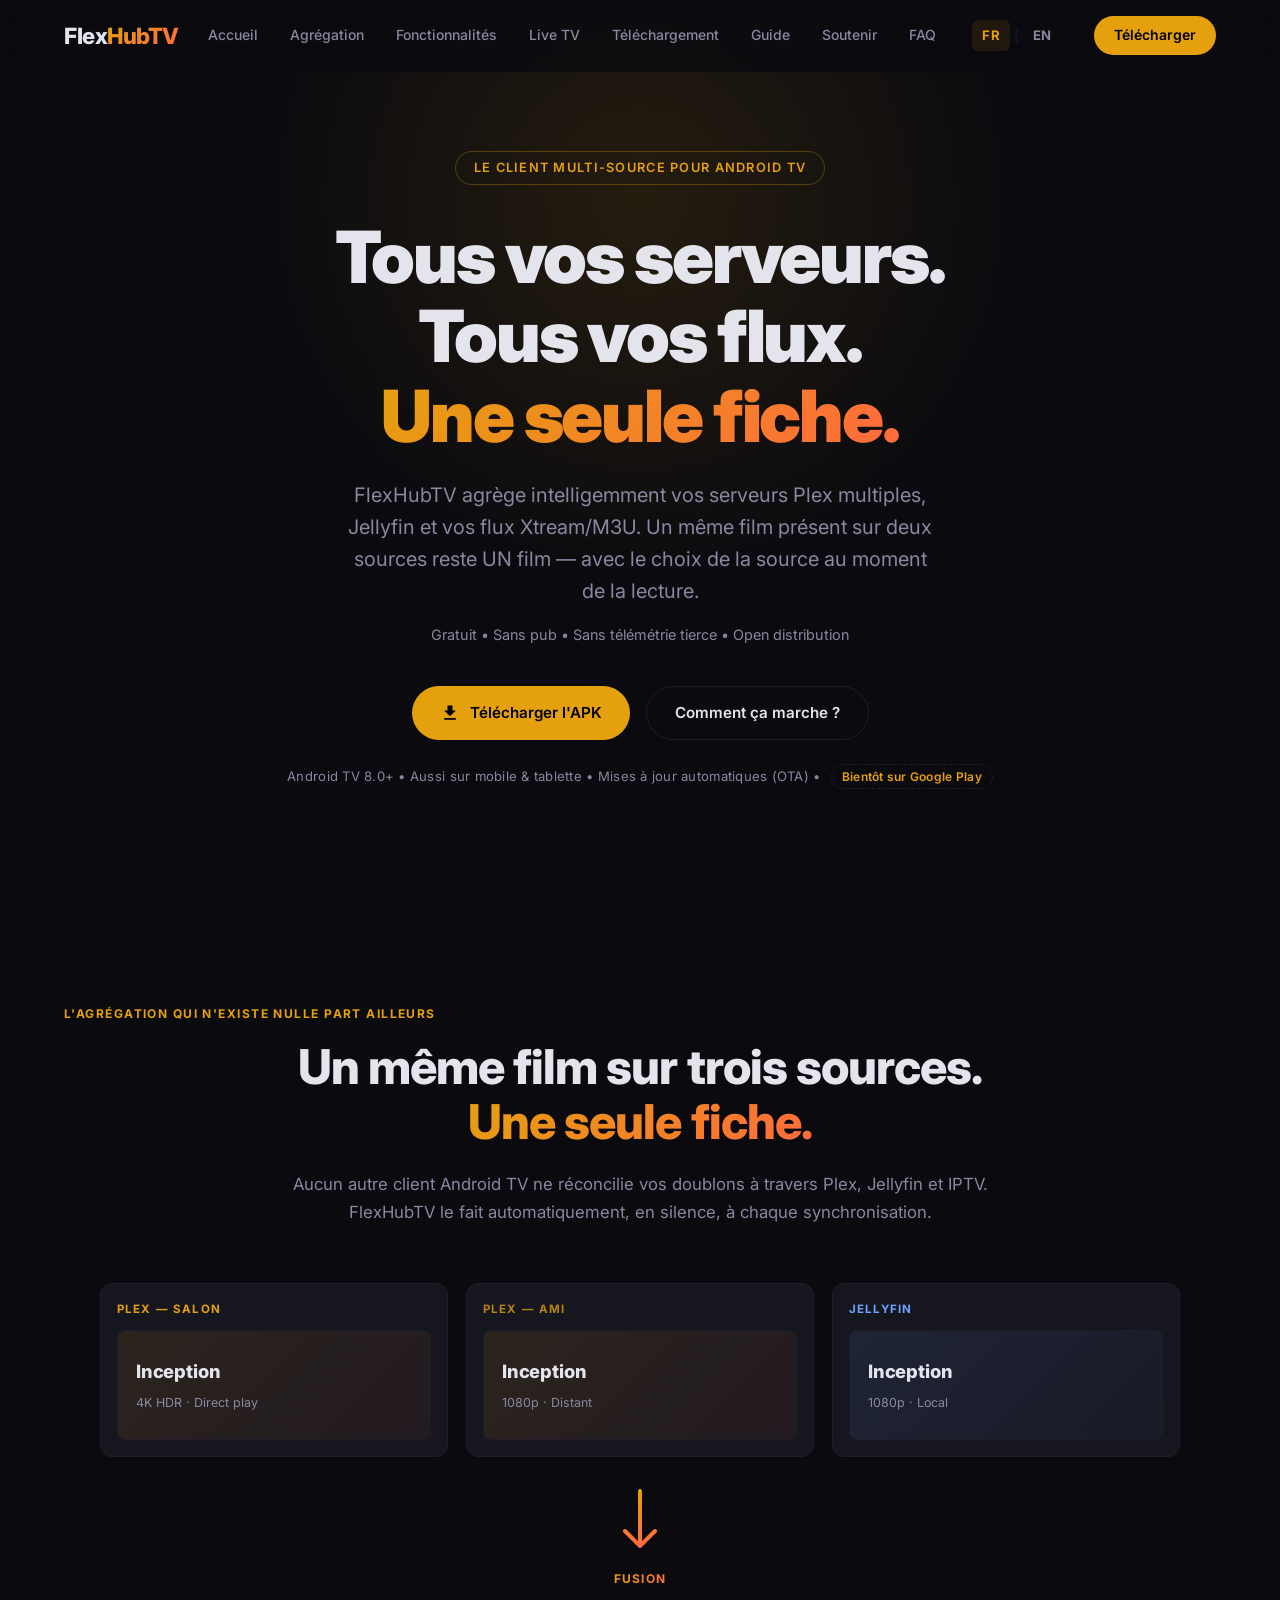
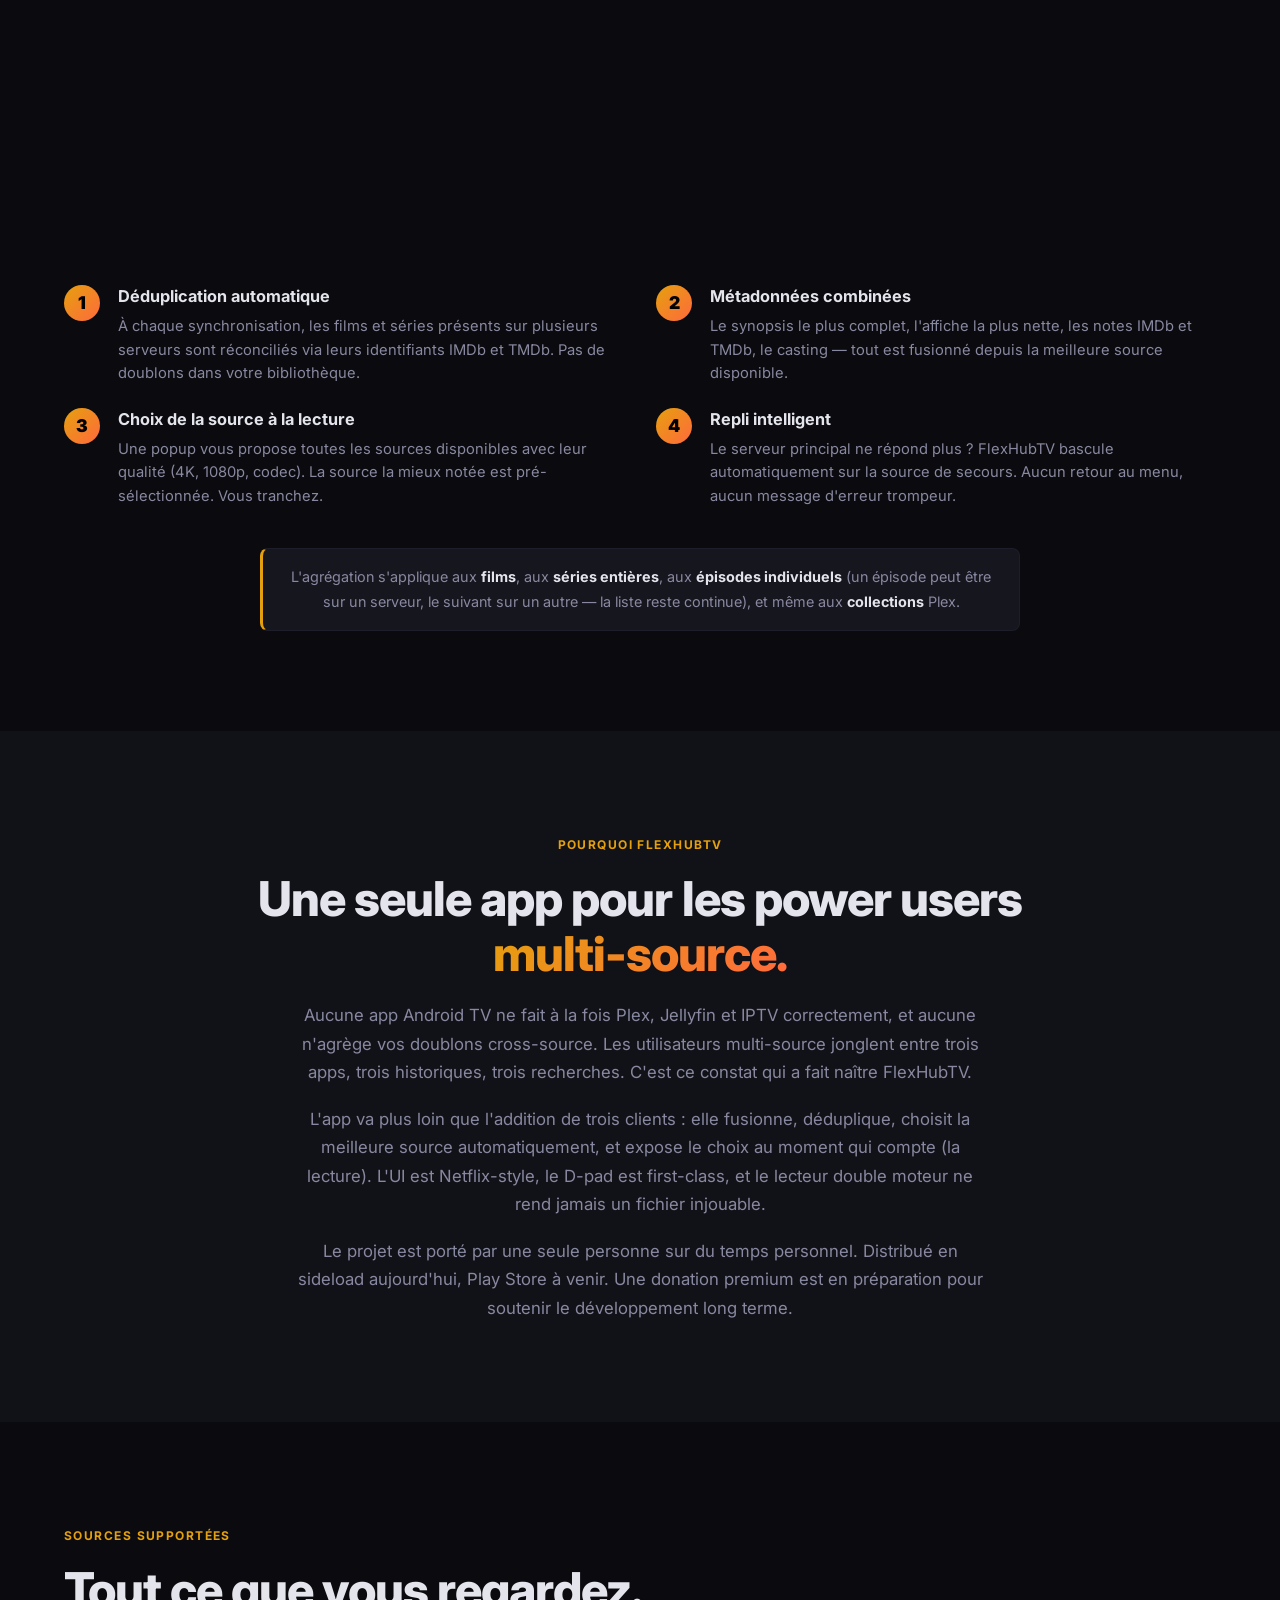
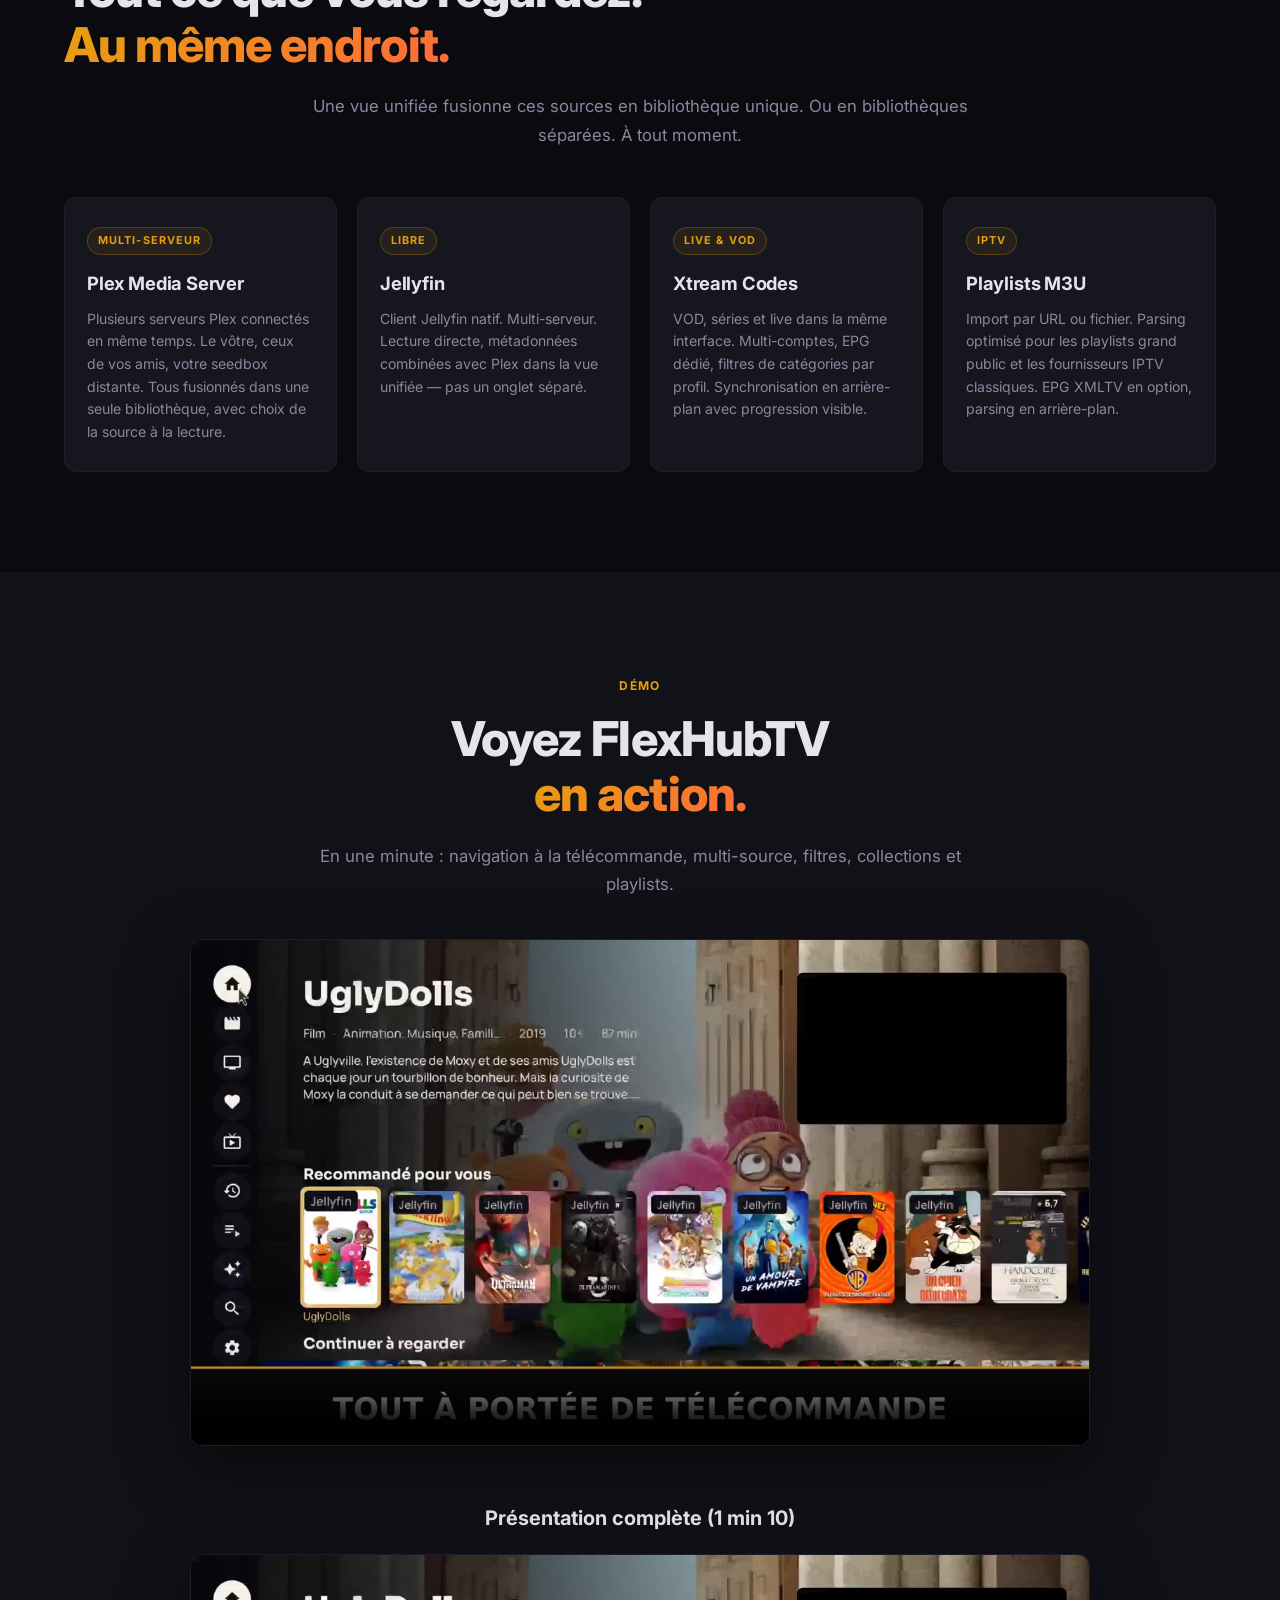
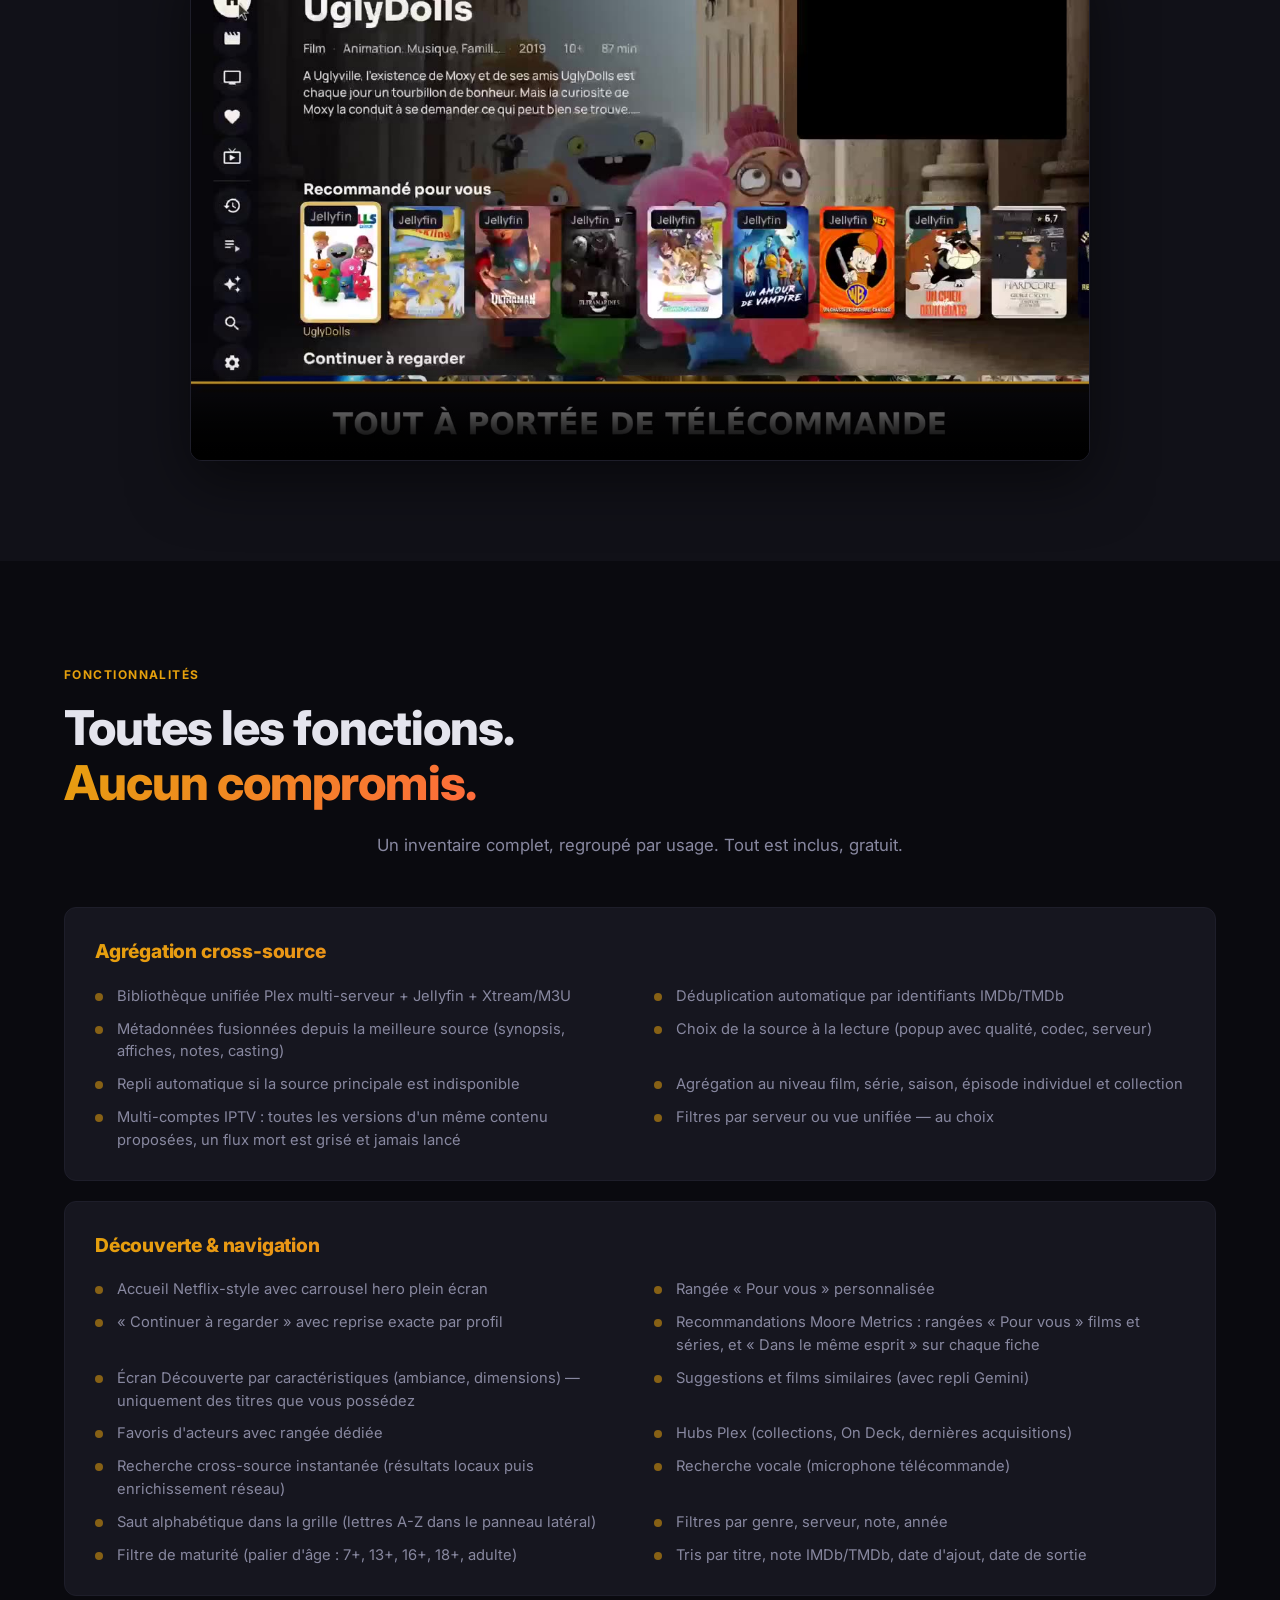
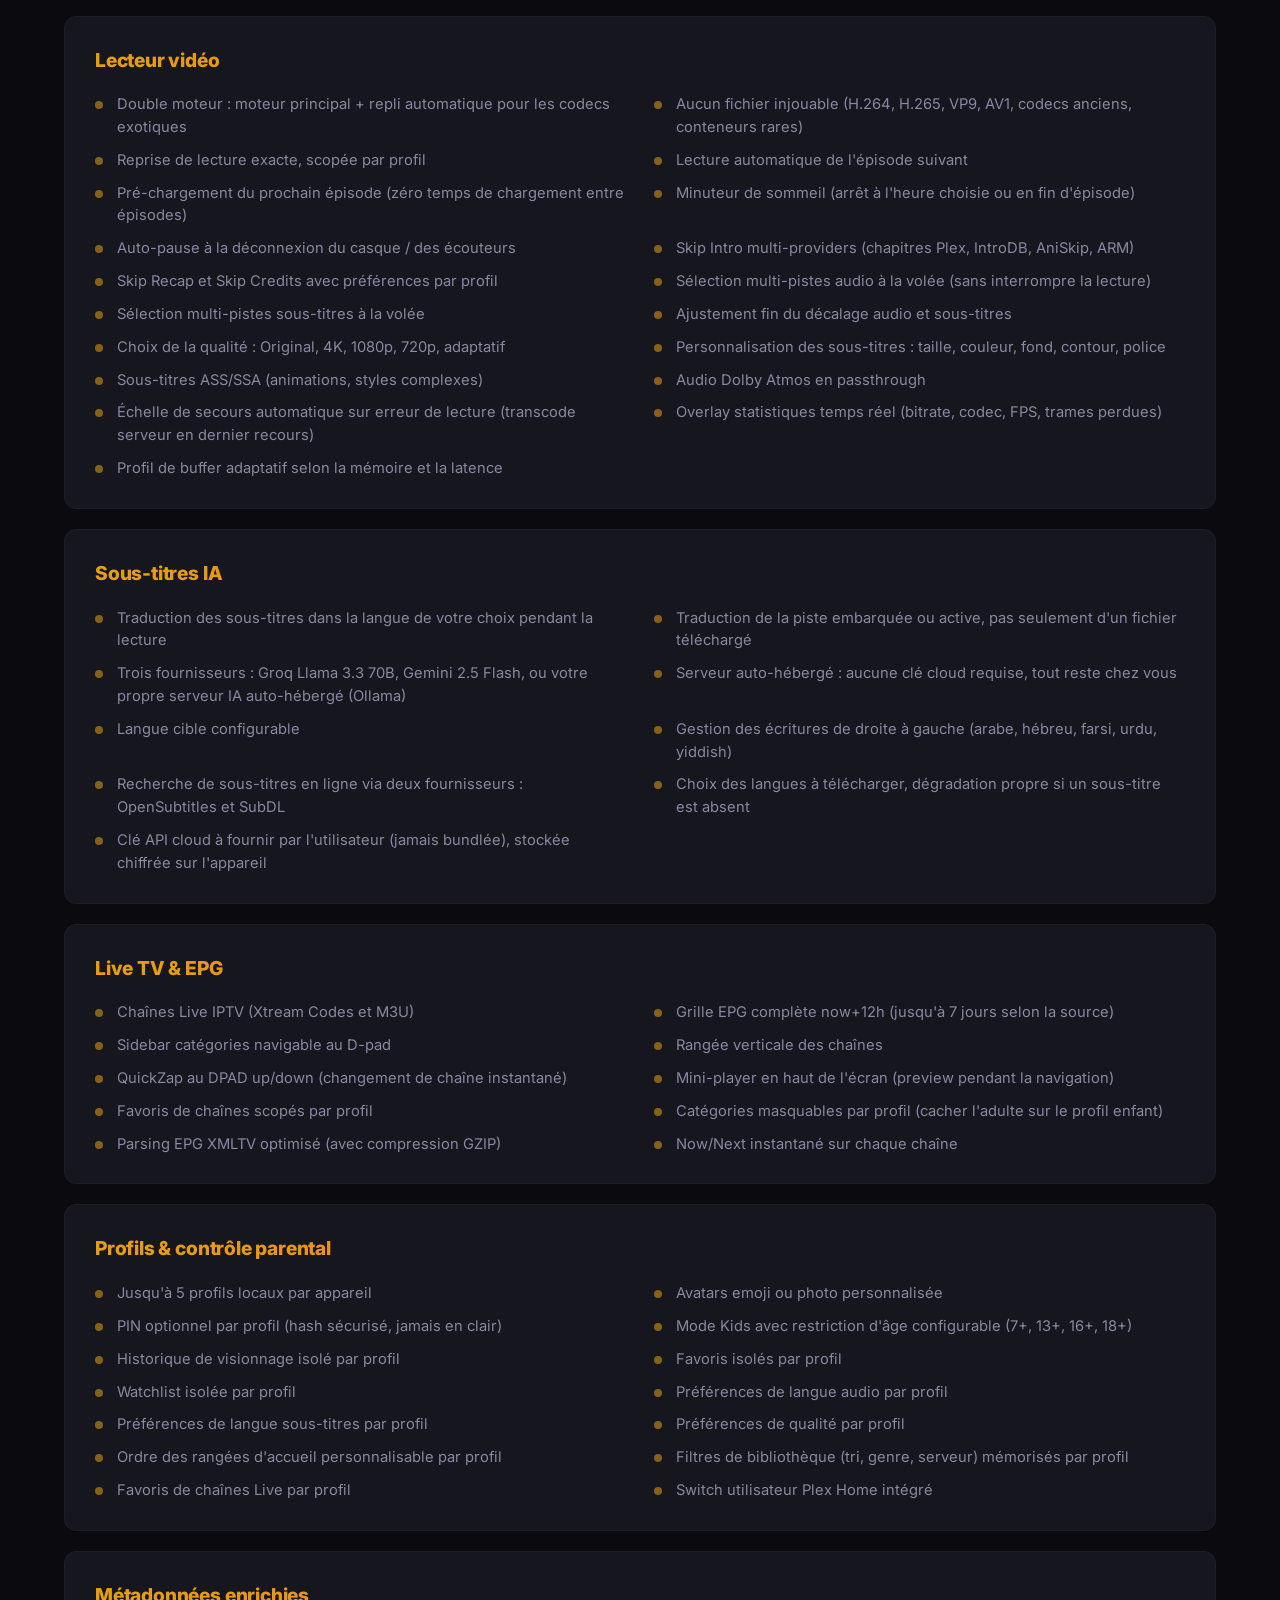
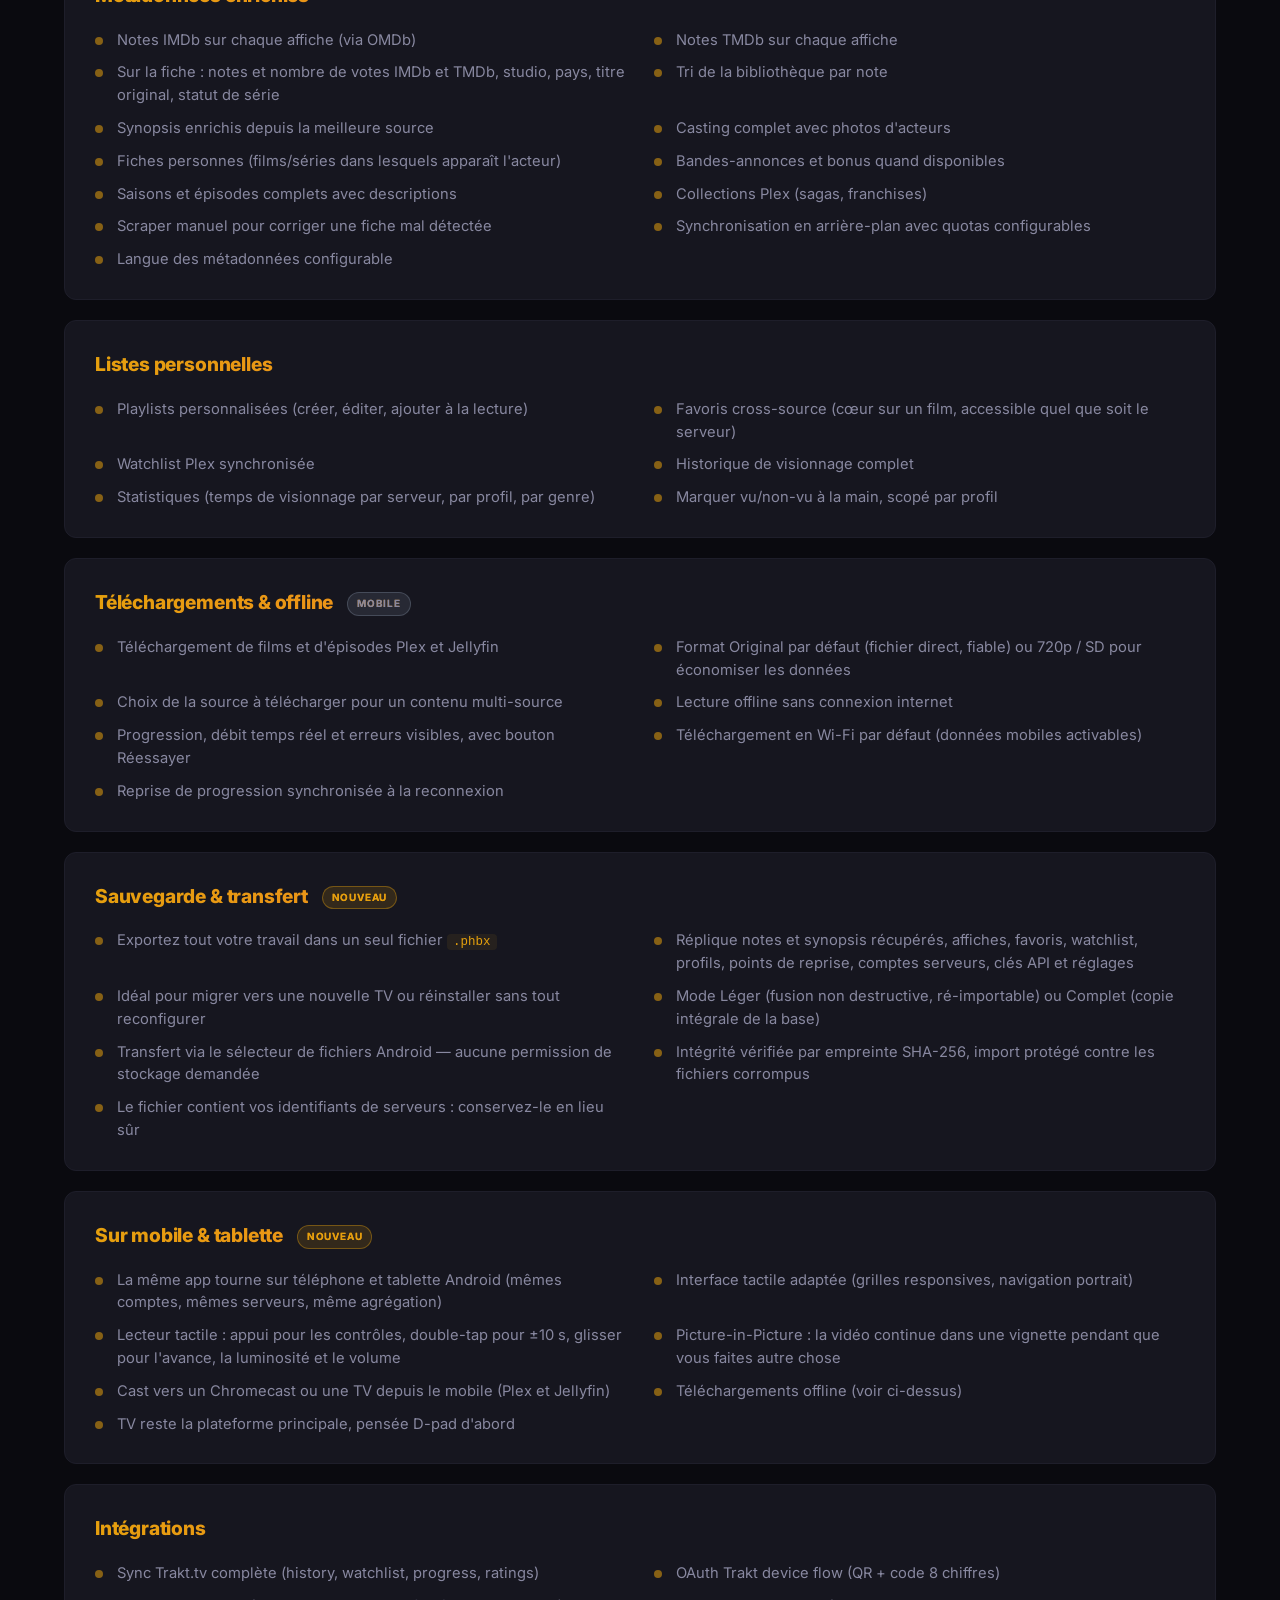
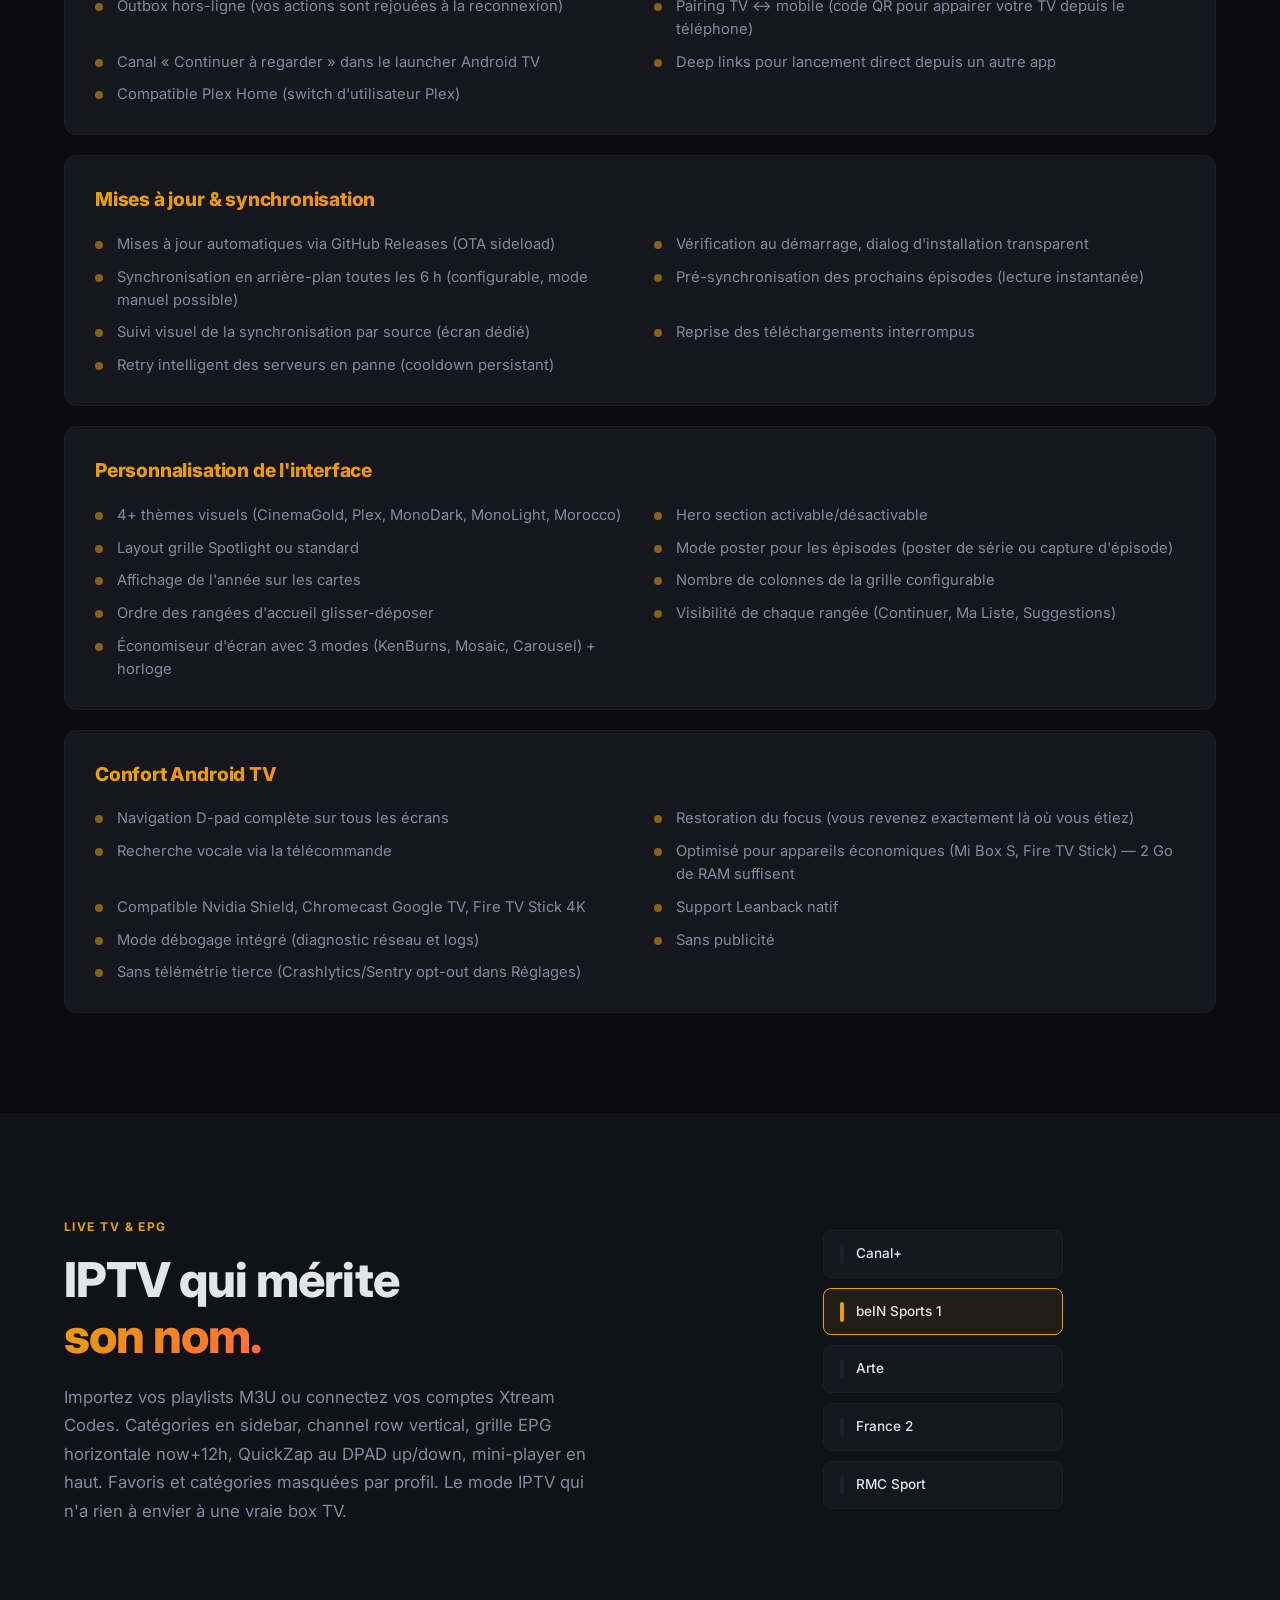
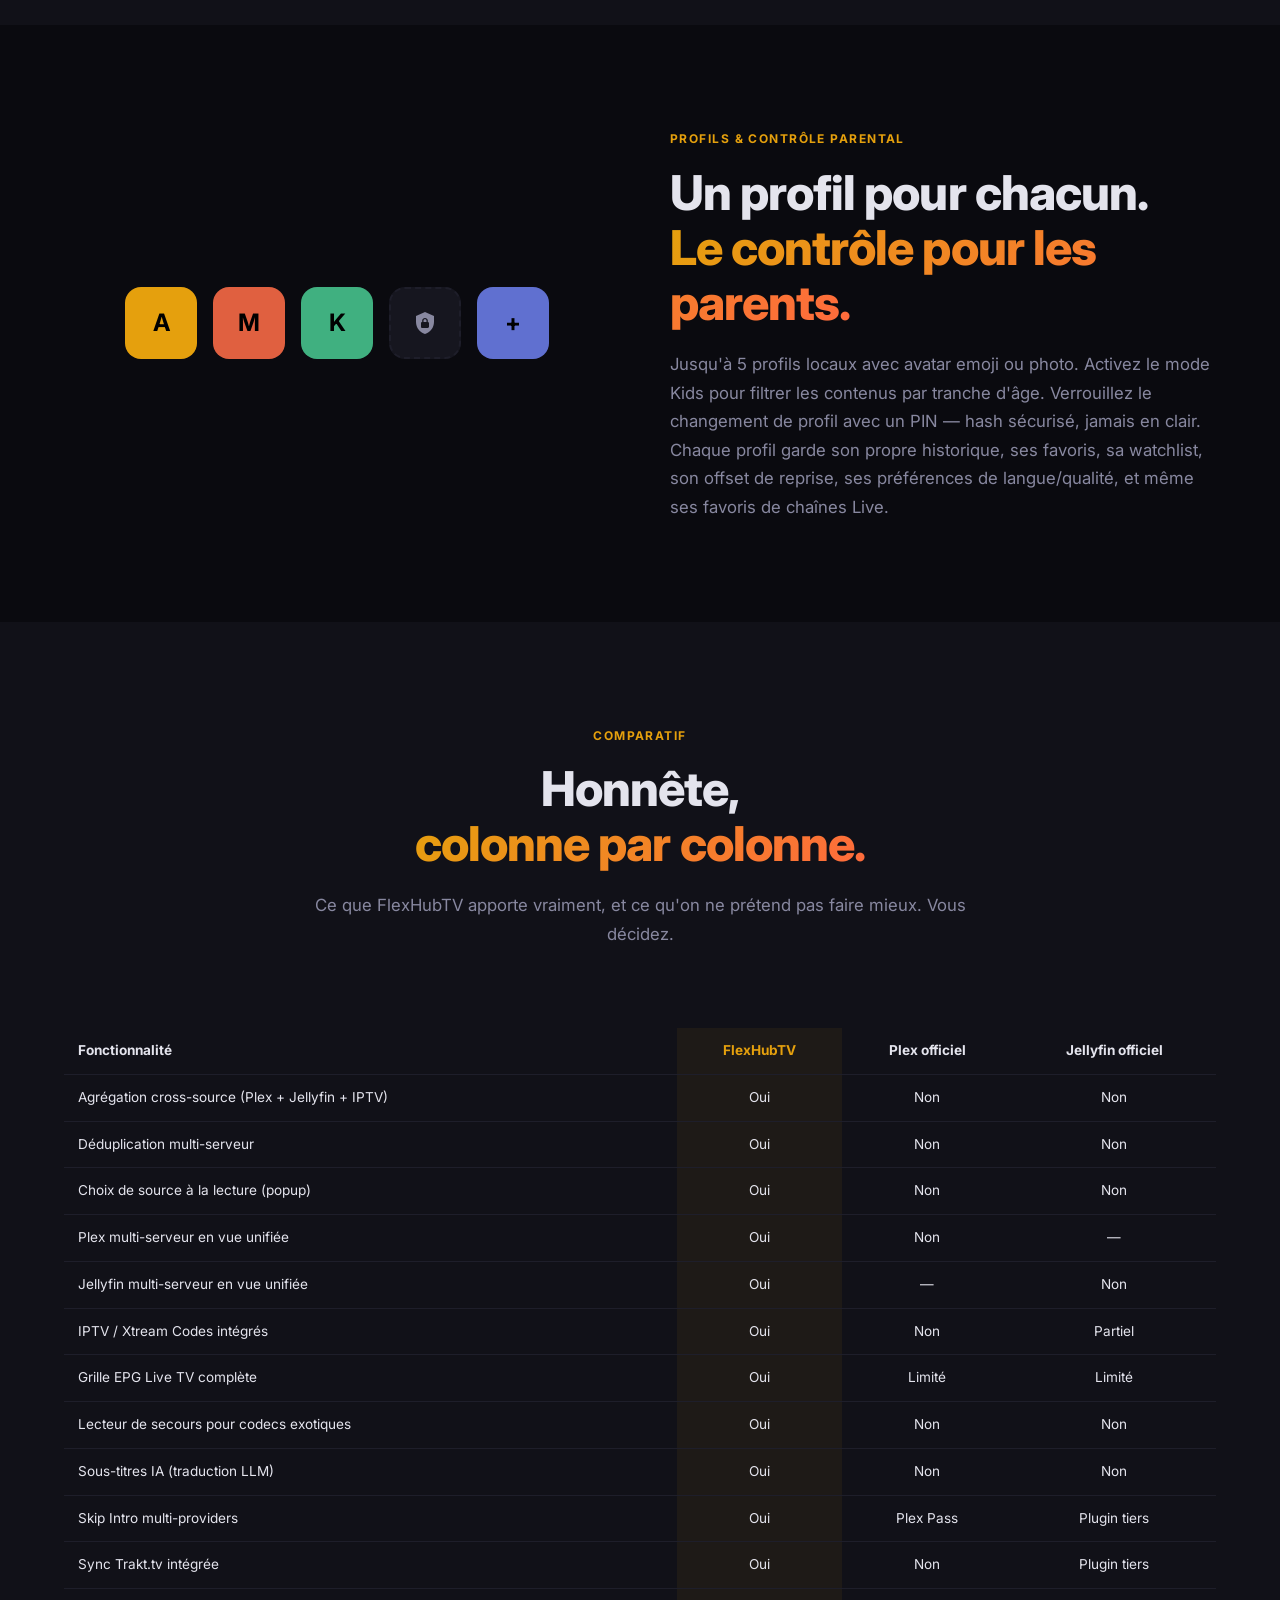
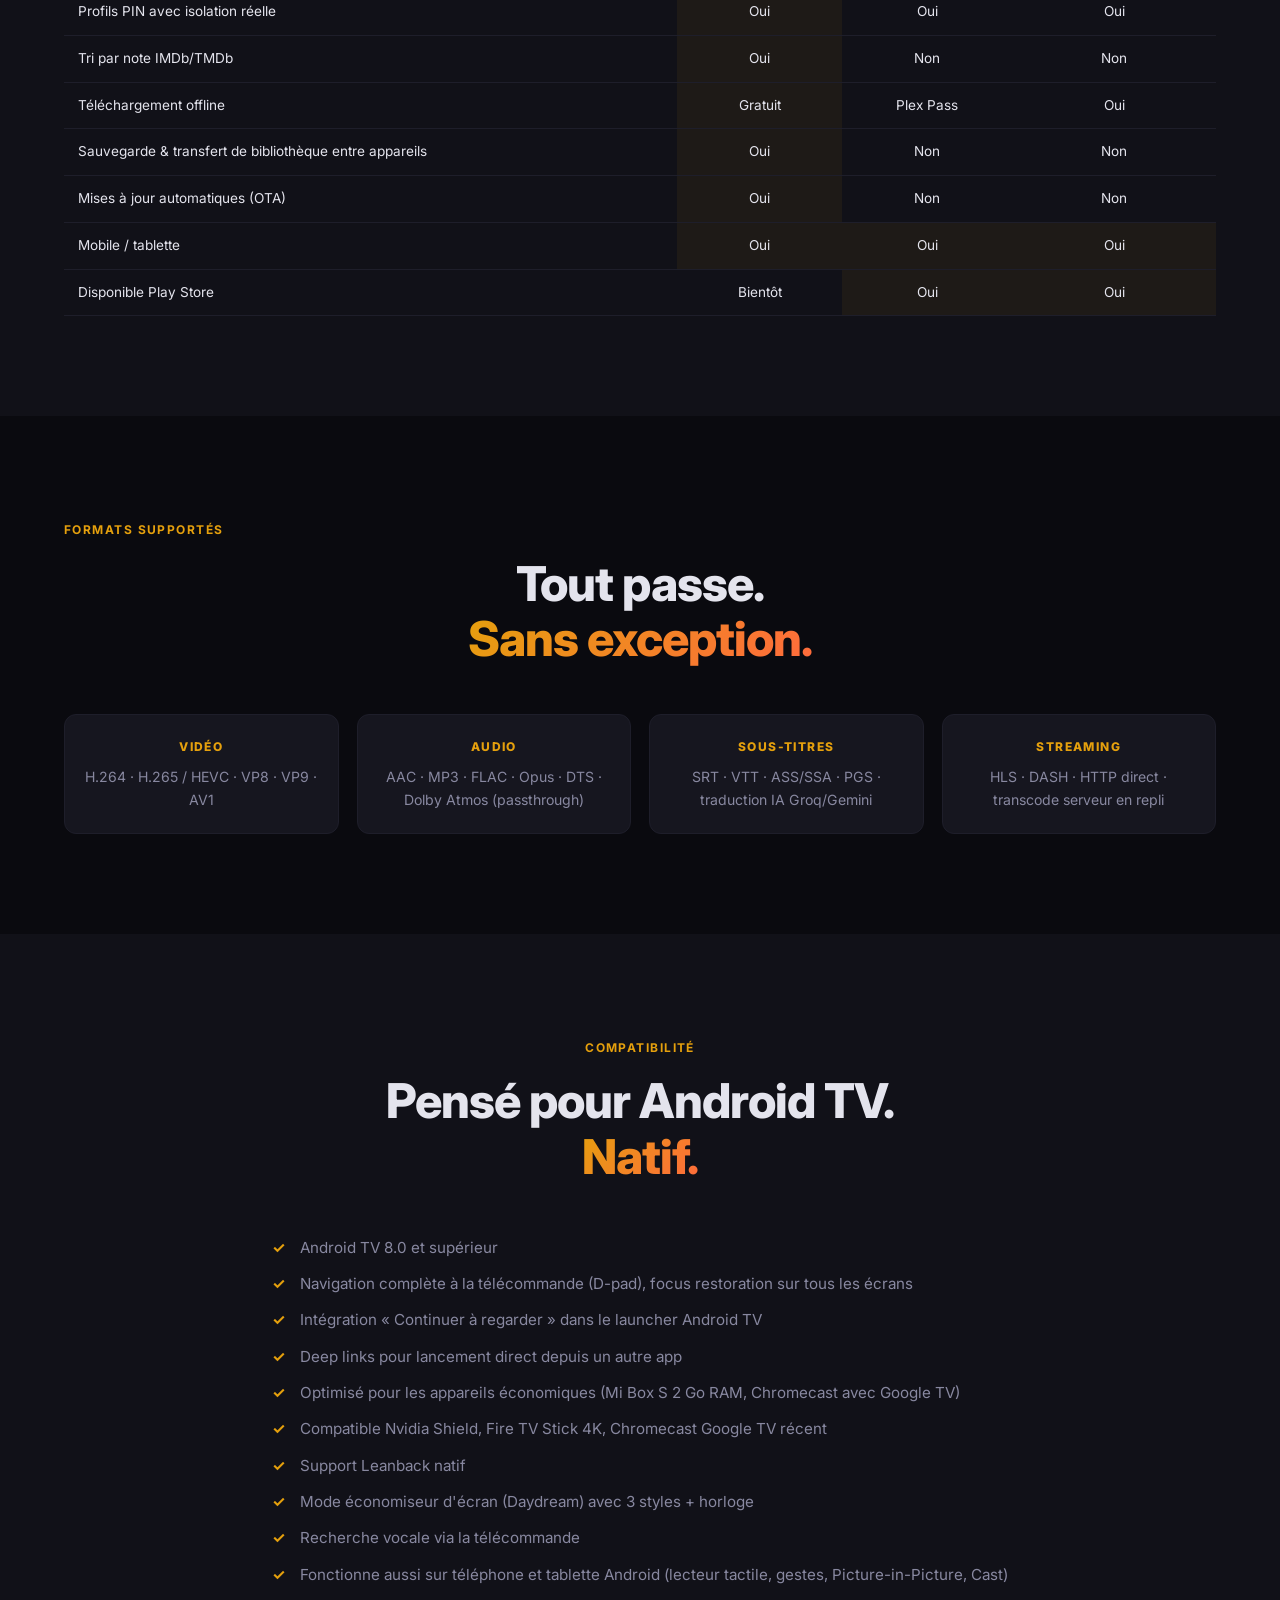
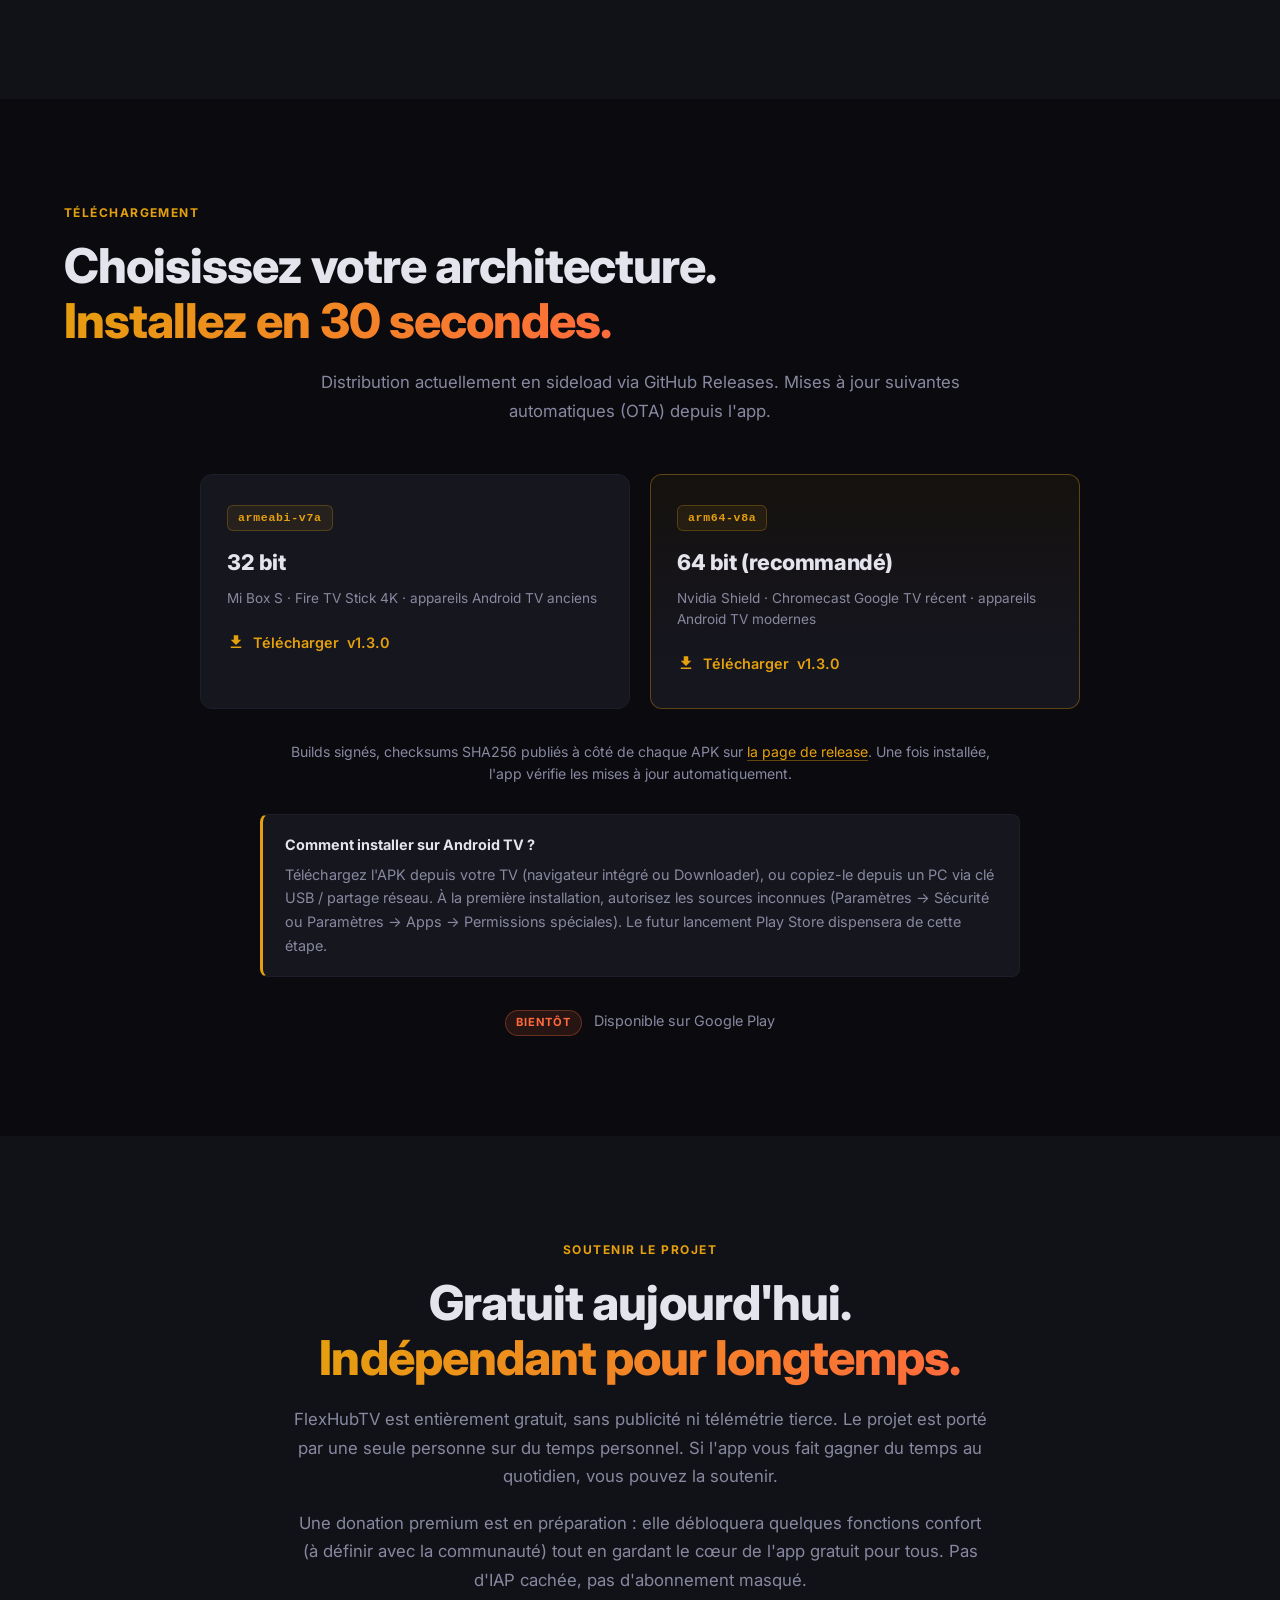
<file: index.html>
<!DOCTYPE html>
<html lang="fr">
<head>
  <meta charset="UTF-8">
  <meta name="viewport" content="width=device-width, initial-scale=1.0">
  <title>FlexHubTV — Tous vos serveurs Plex, Jellyfin et IPTV fusionnés sur Android TV</title>

  <meta name="description" content="FlexHubTV agrège vos serveurs Plex multiples, Jellyfin et flux IPTV/Xtream dans une seule bibliothèque. Un même film présent sur plusieurs sources reste une seule fiche, avec choix de la source à la lecture. Profils PIN, sous-titres IA, Skip Intro, Live TV avec EPG. Gratuit.">
  <meta name="keywords" content="plex multi serveur android tv, agregation plex jellyfin, plex jellyfin client unique, iptv android tv, xtream android tv, fusion bibliotheques plex, multi source client tv, plex meilleur client android tv">
  <meta name="author" content="FlexHubTV">
  <meta name="theme-color" content="#0a0a0f">
  <link rel="canonical" href="https://www.plexhubtv.uk/">
  <link rel="alternate" hreflang="fr" href="https://www.plexhubtv.uk/">
  <link rel="alternate" hreflang="en" href="https://www.plexhubtv.uk/en/">
  <link rel="alternate" hreflang="x-default" href="https://www.plexhubtv.uk/">

  <!-- Favicons -->
  <link rel="icon" type="image/svg+xml" href="/favicon.svg">
  <link rel="icon" type="image/png" sizes="32x32" href="/favicon-32x32.png">
  <link rel="icon" type="image/png" sizes="16x16" href="/favicon-16x16.png">
  <link rel="shortcut icon" href="/favicon.ico">
  <link rel="apple-touch-icon" sizes="180x180" href="/apple-touch-icon.png">
  <link rel="manifest" href="/site.webmanifest">

  <!-- Open Graph -->
  <meta property="og:type" content="website">
  <meta property="og:locale" content="fr_FR">
  <meta property="og:url" content="https://www.plexhubtv.uk/">
  <meta property="og:title" content="FlexHubTV — Tous vos serveurs Plex, Jellyfin et IPTV fusionnés">
  <meta property="og:description" content="Une seule bibliothèque pour tous vos serveurs Plex, Jellyfin et flux IPTV. Un même film sur plusieurs sources = une seule fiche, avec choix de la source à la lecture.">
  <meta property="og:site_name" content="FlexHubTV">
  <meta property="og:image" content="https://www.plexhubtv.uk/og-image.png">
  <meta property="og:image:width" content="1200">
  <meta property="og:image:height" content="630">
  <meta property="og:image:alt" content="FlexHubTV — Interface Android TV avec agrégation multi-source">

  <!-- Twitter -->
  <meta name="twitter:card" content="summary_large_image">
  <meta name="twitter:title" content="FlexHubTV — Plex, Jellyfin et IPTV fusionnés sur Android TV">
  <meta name="twitter:description" content="Tous vos serveurs Plex, Jellyfin et flux IPTV dans une seule bibliothèque. Un même film, une seule fiche, choix de la source au lancement.">
  <meta name="twitter:image" content="https://www.plexhubtv.uk/og-image.png">

  <link rel="preconnect" href="https://fonts.googleapis.com">
  <link rel="preconnect" href="https://fonts.gstatic.com" crossorigin>
  <link href="https://fonts.googleapis.com/css2?family=Inter:wght@400;500;600;700;800;900&display=swap" rel="stylesheet">
  <link rel="stylesheet" href="style.css">

  <!-- Structured data -->
  <script type="application/ld+json">
  {
    "@context": "https://schema.org",
    "@type": "SoftwareApplication",
    "name": "FlexHubTV",
    "operatingSystem": "Android TV 8.0+",
    "applicationCategory": "MultimediaApplication",
    "description": "Client Android TV (aussi mobile et tablette) unifié pour Plex multi-serveur, Jellyfin et IPTV/Xtream avec agrégation cross-source. Un même film présent sur plusieurs serveurs reste une seule fiche, avec choix de la source au lancement. Lecteur double moteur, profils PIN, sous-titres IA, Skip Intro multi-providers, EPG Live TV, sync Trakt, sauvegarde et transfert de bibliothèque entre appareils, Cast, OTA self-update.",
    "softwareVersion": "1.3.0",
    "downloadUrl": "https://github.com/ChakirHamzaChahid/PlexhubTV_Release/releases/latest",
    "offers": {
      "@type": "Offer",
      "price": "0",
      "priceCurrency": "EUR"
    },
    "author": {
      "@type": "Person",
      "name": "Chakir Hamza Chahid"
    }
  }
  </script>
</head>
<body>

  <!-- ========== HEADER ========== -->
  <header class="header" id="header">
    <div class="container header__inner">
      <a href="#accueil" class="header__logo">Flex<span>HubTV</span></a>
      <nav class="header__nav" id="nav">
        <a href="#accueil" class="header__link">Accueil</a>
        <a href="#agregation" class="header__link">Agrégation</a>
        <a href="#fonctionnalites" class="header__link">Fonctionnalités</a>
        <a href="#live-tv" class="header__link">Live TV</a>
        <a href="#telecharger" class="header__link">Téléchargement</a>
        <a href="/guide.html" class="header__link">Guide</a>
        <a href="#soutenir" class="header__link">Soutenir</a>
        <a href="#faq" class="header__link">FAQ</a>
        <div class="header__lang" role="group" aria-label="Choix de la langue">
          <a href="/" class="header__lang-item header__lang-item--active" aria-current="page" lang="fr">FR</a>
          <span class="header__lang-sep" aria-hidden="true">|</span>
          <a href="/en/" class="header__lang-item" lang="en" hreflang="en">EN</a>
        </div>
        <a href="#telecharger" class="header__link header__link--cta">Télécharger</a>
      </nav>
      <button class="header__burger" id="burger" aria-label="Menu">
        <span></span><span></span><span></span>
      </button>
    </div>
  </header>

  <!-- ========== HERO ========== -->
  <section class="hero" id="accueil">
    <div class="container hero__inner">
      <p class="hero__badge">Le client multi-source pour Android TV</p>
      <h1 class="hero__title">Tous vos serveurs. Tous vos flux.<br><span class="text-gradient">Une seule fiche.</span></h1>
      <p class="hero__subtitle">FlexHubTV agrège intelligemment vos serveurs Plex multiples, Jellyfin et vos flux Xtream/M3U. Un même film présent sur deux sources reste UN film — avec le choix de la source au moment de la lecture.</p>
      <p class="hero__tagline">Gratuit &bull; Sans pub &bull; Sans télémétrie tierce &bull; Open distribution</p>
      <div class="hero__actions">
        <a href="#telecharger" class="btn btn--primary">
          <svg width="20" height="20" viewBox="0 0 24 24" fill="currentColor" aria-hidden="true"><path d="M5,20H19V18H5M19,9H15V3H9V9H5L12,16L19,9Z"/></svg>
          Télécharger l'APK
        </a>
        <a href="#agregation" class="btn btn--secondary">Comment ça marche ?</a>
      </div>
      <p class="hero__mini">Android TV 8.0+ &bull; Aussi sur mobile &amp; tablette &bull; Mises à jour automatiques (OTA) &bull; <span class="hero__mini-soft">Bientôt sur Google Play</span></p>
    </div>
    <div class="hero__glow"></div>
  </section>

  <!-- ========== AGRÉGATION — LE POINT FORT ========== -->
  <section class="section" id="agregation">
    <div class="container">
      <span class="section__label">L'agrégation qui n'existe nulle part ailleurs</span>
      <h2 class="section__title section__title--center">Un même film sur trois sources.<br><span class="text-gradient">Une seule fiche.</span></h2>
      <p class="section__text section__text--center">Aucun autre client Android TV ne réconcilie vos doublons à travers Plex, Jellyfin et IPTV. FlexHubTV le fait automatiquement, en silence, à chaque synchronisation.</p>

      <!-- Visuel agrégation -->
      <div class="aggregation-visual">
        <div class="agg-sources">
          <div class="agg-source agg-source--plex1">
            <div class="agg-source__label">Plex — Salon</div>
            <div class="agg-source__poster">
              <span class="agg-source__title">Inception</span>
              <span class="agg-source__meta">4K HDR &middot; Direct play</span>
            </div>
          </div>
          <div class="agg-source agg-source--plex2">
            <div class="agg-source__label">Plex — Ami</div>
            <div class="agg-source__poster">
              <span class="agg-source__title">Inception</span>
              <span class="agg-source__meta">1080p &middot; Distant</span>
            </div>
          </div>
          <div class="agg-source agg-source--jellyfin">
            <div class="agg-source__label">Jellyfin</div>
            <div class="agg-source__poster">
              <span class="agg-source__title">Inception</span>
              <span class="agg-source__meta">1080p &middot; Local</span>
            </div>
          </div>
        </div>

        <div class="agg-arrow" aria-hidden="true">
          <svg viewBox="0 0 60 80" width="60" height="80"><path d="M30 10 L30 60 M15 50 L30 65 L45 50" stroke="url(#g)" stroke-width="4" fill="none" stroke-linecap="round" stroke-linejoin="round"/><defs><linearGradient id="g" x1="0" y1="0" x2="0" y2="1"><stop offset="0" stop-color="#e5a00d"/><stop offset="1" stop-color="#ff6a3d"/></linearGradient></defs></svg>
          <span class="agg-arrow__label">Fusion</span>
        </div>

        <div class="agg-result">
          <div class="agg-result__poster">
            <span class="agg-result__badge">3 sources</span>
            <div class="agg-result__body">
              <span class="agg-result__title">Inception</span>
              <span class="agg-result__year">2010 &middot; 2h28</span>
              <div class="agg-result__notes">
                <span class="agg-result__note"><strong>8.8</strong> IMDb</span>
                <span class="agg-result__note"><strong>87%</strong> TMDb</span>
              </div>
              <div class="agg-result__sources">
                <span class="agg-result__chip agg-result__chip--primary">▶ Plex Salon (4K HDR)</span>
                <span class="agg-result__chip">Plex Ami (1080p)</span>
                <span class="agg-result__chip">Jellyfin (1080p)</span>
              </div>
            </div>
          </div>
        </div>
      </div>

      <div class="agg-points">
        <div class="agg-point">
          <div class="agg-point__num">1</div>
          <div>
            <strong class="agg-point__title">Déduplication automatique</strong>
            <p class="agg-point__text">À chaque synchronisation, les films et séries présents sur plusieurs serveurs sont réconciliés via leurs identifiants IMDb et TMDb. Pas de doublons dans votre bibliothèque.</p>
          </div>
        </div>
        <div class="agg-point">
          <div class="agg-point__num">2</div>
          <div>
            <strong class="agg-point__title">Métadonnées combinées</strong>
            <p class="agg-point__text">Le synopsis le plus complet, l'affiche la plus nette, les notes IMDb et TMDb, le casting — tout est fusionné depuis la meilleure source disponible.</p>
          </div>
        </div>
        <div class="agg-point">
          <div class="agg-point__num">3</div>
          <div>
            <strong class="agg-point__title">Choix de la source à la lecture</strong>
            <p class="agg-point__text">Une popup vous propose toutes les sources disponibles avec leur qualité (4K, 1080p, codec). La source la mieux notée est pré-sélectionnée. Vous tranchez.</p>
          </div>
        </div>
        <div class="agg-point">
          <div class="agg-point__num">4</div>
          <div>
            <strong class="agg-point__title">Repli intelligent</strong>
            <p class="agg-point__text">Le serveur principal ne répond plus ? FlexHubTV bascule automatiquement sur la source de secours. Aucun retour au menu, aucun message d'erreur trompeur.</p>
          </div>
        </div>
      </div>

      <p class="agg-note">L'agrégation s'applique aux <strong>films</strong>, aux <strong>séries entières</strong>, aux <strong>épisodes individuels</strong> (un épisode peut être sur un serveur, le suivant sur un autre — la liste reste continue), et même aux <strong>collections</strong> Plex.</p>
    </div>
  </section>

  <!-- ========== POURQUOI ========== -->
  <section class="section section--dark" id="pourquoi">
    <div class="container section--narrow">
      <span class="section__label">Pourquoi FlexHubTV</span>
      <h2 class="section__title">Une seule app pour les power users<br><span class="text-gradient">multi-source.</span></h2>
      <p class="section__text">Aucune app Android TV ne fait à la fois Plex, Jellyfin et IPTV correctement, et aucune n'agrège vos doublons cross-source. Les utilisateurs multi-source jonglent entre trois apps, trois historiques, trois recherches. C'est ce constat qui a fait naître FlexHubTV.</p>
      <p class="section__text">L'app va plus loin que l'addition de trois clients : elle fusionne, déduplique, choisit la meilleure source automatiquement, et expose le choix au moment qui compte (la lecture). L'UI est Netflix-style, le D-pad est first-class, et le lecteur double moteur ne rend jamais un fichier injouable.</p>
      <p class="section__text">Le projet est porté par une seule personne sur du temps personnel. Distribué en sideload aujourd'hui, Play Store à venir. Une donation premium est en préparation pour soutenir le développement long terme.</p>
    </div>
  </section>

  <!-- ========== SOURCES ========== -->
  <section class="section" id="sources">
    <div class="container">
      <span class="section__label">Sources supportées</span>
      <h2 class="section__title">Tout ce que vous regardez.<br><span class="text-gradient">Au même endroit.</span></h2>
      <p class="section__text section__text--center">Une vue unifiée fusionne ces sources en bibliothèque unique. Ou en bibliothèques séparées. À tout moment.</p>
      <div class="sources-grid">
        <div class="source-card">
          <div class="source-card__tag">Multi-serveur</div>
          <h3 class="source-card__title">Plex Media Server</h3>
          <p class="source-card__text">Plusieurs serveurs Plex connectés en même temps. Le vôtre, ceux de vos amis, votre seedbox distante. Tous fusionnés dans une seule bibliothèque, avec choix de la source à la lecture.</p>
        </div>
        <div class="source-card">
          <div class="source-card__tag">Libre</div>
          <h3 class="source-card__title">Jellyfin</h3>
          <p class="source-card__text">Client Jellyfin natif. Multi-serveur. Lecture directe, métadonnées combinées avec Plex dans la vue unifiée — pas un onglet séparé.</p>
        </div>
        <div class="source-card">
          <div class="source-card__tag">Live & VOD</div>
          <h3 class="source-card__title">Xtream Codes</h3>
          <p class="source-card__text">VOD, séries et live dans la même interface. Multi-comptes, EPG dédié, filtres de catégories par profil. Synchronisation en arrière-plan avec progression visible.</p>
        </div>
        <div class="source-card">
          <div class="source-card__tag">IPTV</div>
          <h3 class="source-card__title">Playlists M3U</h3>
          <p class="source-card__text">Import par URL ou fichier. Parsing optimisé pour les playlists grand public et les fournisseurs IPTV classiques. EPG XMLTV en option, parsing en arrière-plan.</p>
        </div>
      </div>
    </div>
  </section>

  <!-- ========== DÉMO ========== -->
  <section class="section section--dark" id="demo">
    <div class="container demo-section">
      <span class="section__label">Démo</span>
      <h2 class="section__title">Voyez FlexHubTV<br><span class="text-gradient">en action.</span></h2>
      <p class="section__text">En une minute : navigation à la télécommande, multi-source, filtres, collections et playlists.</p>
      <div class="demo-video-wrapper">
        <video class="demo-video" controls playsinline preload="none" poster="video/poster-fr.jpg" aria-label="Voyez FlexHubTV en action">
          <source src="video/plexhubtv-pub-fr.mp4" type="video/mp4">
          Votre navigateur ne supporte pas la lecture vidéo.
        </video>
      </div>
      <h3 class="demo-more-title">Présentation complète (1 min 10)</h3>
      <div class="demo-video-wrapper">
        <video class="demo-video" controls playsinline preload="none" poster="video/poster-fr.jpg" aria-label="Présentation complète (1 min 10)">
          <source src="video/plexhubtv-presentation-fr.mp4" type="video/mp4">
          Votre navigateur ne supporte pas la lecture vidéo.
        </video>
      </div>
    </div>
  </section>

  <!-- ========== FONCTIONNALITÉS ========== -->
  <section class="section" id="fonctionnalites">
    <div class="container">
      <span class="section__label">Fonctionnalités</span>
      <h2 class="section__title">Toutes les fonctions.<br><span class="text-gradient">Aucun compromis.</span></h2>
      <p class="section__text section__text--center">Un inventaire complet, regroupé par usage. Tout est inclus, gratuit.</p>

      <!-- Groupe Agrégation -->
      <div class="feature-group">
        <h3 class="feature-group__title">Agrégation cross-source</h3>
        <ul class="feature-bullets">
          <li>Bibliothèque unifiée Plex multi-serveur + Jellyfin + Xtream/M3U</li>
          <li>Déduplication automatique par identifiants IMDb/TMDb</li>
          <li>Métadonnées fusionnées depuis la meilleure source (synopsis, affiches, notes, casting)</li>
          <li>Choix de la source à la lecture (popup avec qualité, codec, serveur)</li>
          <li>Repli automatique si la source principale est indisponible</li>
          <li>Agrégation au niveau film, série, saison, épisode individuel et collection</li>
          <li>Multi-comptes IPTV : toutes les versions d'un même contenu proposées, un flux mort est grisé et jamais lancé</li>
          <li>Filtres par serveur ou vue unifiée — au choix</li>
        </ul>
      </div>

      <!-- Groupe Découverte -->
      <div class="feature-group">
        <h3 class="feature-group__title">Découverte & navigation</h3>
        <ul class="feature-bullets">
          <li>Accueil Netflix-style avec carrousel hero plein écran</li>
          <li>Rangée « Pour vous » personnalisée</li>
          <li>« Continuer à regarder » avec reprise exacte par profil</li>
          <li>Recommandations Moore Metrics : rangées « Pour vous » films et séries, et « Dans le même esprit » sur chaque fiche</li>
          <li>Écran Découverte par caractéristiques (ambiance, dimensions) — uniquement des titres que vous possédez</li>
          <li>Suggestions et films similaires (avec repli Gemini)</li>
          <li>Favoris d'acteurs avec rangée dédiée</li>
          <li>Hubs Plex (collections, On Deck, dernières acquisitions)</li>
          <li>Recherche cross-source instantanée (résultats locaux puis enrichissement réseau)</li>
          <li>Recherche vocale (microphone télécommande)</li>
          <li>Saut alphabétique dans la grille (lettres A-Z dans le panneau latéral)</li>
          <li>Filtres par genre, serveur, note, année</li>
          <li>Filtre de maturité (palier d'âge : 7+, 13+, 16+, 18+, adulte)</li>
          <li>Tris par titre, note IMDb/TMDb, date d'ajout, date de sortie</li>
        </ul>
      </div>

      <!-- Groupe Lecteur -->
      <div class="feature-group">
        <h3 class="feature-group__title">Lecteur vidéo</h3>
        <ul class="feature-bullets">
          <li>Double moteur : moteur principal + repli automatique pour les codecs exotiques</li>
          <li>Aucun fichier injouable (H.264, H.265, VP9, AV1, codecs anciens, conteneurs rares)</li>
          <li>Reprise de lecture exacte, scopée par profil</li>
          <li>Lecture automatique de l'épisode suivant</li>
          <li>Pré-chargement du prochain épisode (zéro temps de chargement entre épisodes)</li>
          <li>Minuteur de sommeil (arrêt à l'heure choisie ou en fin d'épisode)</li>
          <li>Auto-pause à la déconnexion du casque / des écouteurs</li>
          <li>Skip Intro multi-providers (chapitres Plex, IntroDB, AniSkip, ARM)</li>
          <li>Skip Recap et Skip Credits avec préférences par profil</li>
          <li>Sélection multi-pistes audio à la volée (sans interrompre la lecture)</li>
          <li>Sélection multi-pistes sous-titres à la volée</li>
          <li>Ajustement fin du décalage audio et sous-titres</li>
          <li>Choix de la qualité : Original, 4K, 1080p, 720p, adaptatif</li>
          <li>Personnalisation des sous-titres : taille, couleur, fond, contour, police</li>
          <li>Sous-titres ASS/SSA (animations, styles complexes)</li>
          <li>Audio Dolby Atmos en passthrough</li>
          <li>Échelle de secours automatique sur erreur de lecture (transcode serveur en dernier recours)</li>
          <li>Overlay statistiques temps réel (bitrate, codec, FPS, trames perdues)</li>
          <li>Profil de buffer adaptatif selon la mémoire et la latence</li>
        </ul>
      </div>

      <!-- Groupe Sous-titres IA -->
      <div class="feature-group">
        <h3 class="feature-group__title">Sous-titres IA</h3>
        <ul class="feature-bullets">
          <li>Traduction des sous-titres dans la langue de votre choix pendant la lecture</li>
          <li>Traduction de la piste embarquée ou active, pas seulement d'un fichier téléchargé</li>
          <li>Trois fournisseurs : Groq Llama 3.3 70B, Gemini 2.5 Flash, ou votre propre serveur IA auto-hébergé (Ollama)</li>
          <li>Serveur auto-hébergé : aucune clé cloud requise, tout reste chez vous</li>
          <li>Langue cible configurable</li>
          <li>Gestion des écritures de droite à gauche (arabe, hébreu, farsi, urdu, yiddish)</li>
          <li>Recherche de sous-titres en ligne via deux fournisseurs : OpenSubtitles et SubDL</li>
          <li>Choix des langues à télécharger, dégradation propre si un sous-titre est absent</li>
          <li>Clé API cloud à fournir par l'utilisateur (jamais bundlée), stockée chiffrée sur l'appareil</li>
        </ul>
      </div>

      <!-- Groupe Live TV -->
      <div class="feature-group">
        <h3 class="feature-group__title">Live TV & EPG</h3>
        <ul class="feature-bullets">
          <li>Chaînes Live IPTV (Xtream Codes et M3U)</li>
          <li>Grille EPG complète now+12h (jusqu'à 7 jours selon la source)</li>
          <li>Sidebar catégories navigable au D-pad</li>
          <li>Rangée verticale des chaînes</li>
          <li>QuickZap au DPAD up/down (changement de chaîne instantané)</li>
          <li>Mini-player en haut de l'écran (preview pendant la navigation)</li>
          <li>Favoris de chaînes scopés par profil</li>
          <li>Catégories masquables par profil (cacher l'adulte sur le profil enfant)</li>
          <li>Parsing EPG XMLTV optimisé (avec compression GZIP)</li>
          <li>Now/Next instantané sur chaque chaîne</li>
        </ul>
      </div>

      <!-- Groupe Profils -->
      <div class="feature-group">
        <h3 class="feature-group__title">Profils & contrôle parental</h3>
        <ul class="feature-bullets">
          <li>Jusqu'à 5 profils locaux par appareil</li>
          <li>Avatars emoji ou photo personnalisée</li>
          <li>PIN optionnel par profil (hash sécurisé, jamais en clair)</li>
          <li>Mode Kids avec restriction d'âge configurable (7+, 13+, 16+, 18+)</li>
          <li>Historique de visionnage isolé par profil</li>
          <li>Favoris isolés par profil</li>
          <li>Watchlist isolée par profil</li>
          <li>Préférences de langue audio par profil</li>
          <li>Préférences de langue sous-titres par profil</li>
          <li>Préférences de qualité par profil</li>
          <li>Ordre des rangées d'accueil personnalisable par profil</li>
          <li>Filtres de bibliothèque (tri, genre, serveur) mémorisés par profil</li>
          <li>Favoris de chaînes Live par profil</li>
          <li>Switch utilisateur Plex Home intégré</li>
        </ul>
      </div>

      <!-- Groupe Métadonnées -->
      <div class="feature-group">
        <h3 class="feature-group__title">Métadonnées enrichies</h3>
        <ul class="feature-bullets">
          <li>Notes IMDb sur chaque affiche (via OMDb)</li>
          <li>Notes TMDb sur chaque affiche</li>
          <li>Sur la fiche : notes et nombre de votes IMDb et TMDb, studio, pays, titre original, statut de série</li>
          <li>Tri de la bibliothèque par note</li>
          <li>Synopsis enrichis depuis la meilleure source</li>
          <li>Casting complet avec photos d'acteurs</li>
          <li>Fiches personnes (films/séries dans lesquels apparaît l'acteur)</li>
          <li>Bandes-annonces et bonus quand disponibles</li>
          <li>Saisons et épisodes complets avec descriptions</li>
          <li>Collections Plex (sagas, franchises)</li>
          <li>Scraper manuel pour corriger une fiche mal détectée</li>
          <li>Synchronisation en arrière-plan avec quotas configurables</li>
          <li>Langue des métadonnées configurable</li>
        </ul>
      </div>

      <!-- Groupe Listes personnelles -->
      <div class="feature-group">
        <h3 class="feature-group__title">Listes personnelles</h3>
        <ul class="feature-bullets">
          <li>Playlists personnalisées (créer, éditer, ajouter à la lecture)</li>
          <li>Favoris cross-source (cœur sur un film, accessible quel que soit le serveur)</li>
          <li>Watchlist Plex synchronisée</li>
          <li>Historique de visionnage complet</li>
          <li>Statistiques (temps de visionnage par serveur, par profil, par genre)</li>
          <li>Marquer vu/non-vu à la main, scopé par profil</li>
        </ul>
      </div>

      <!-- Groupe Téléchargements -->
      <div class="feature-group">
        <h3 class="feature-group__title">Téléchargements & offline <span class="feature-group__tag">mobile</span></h3>
        <ul class="feature-bullets">
          <li>Téléchargement de films et d'épisodes Plex et Jellyfin</li>
          <li>Format Original par défaut (fichier direct, fiable) ou 720p / SD pour économiser les données</li>
          <li>Choix de la source à télécharger pour un contenu multi-source</li>
          <li>Lecture offline sans connexion internet</li>
          <li>Progression, débit temps réel et erreurs visibles, avec bouton Réessayer</li>
          <li>Téléchargement en Wi-Fi par défaut (données mobiles activables)</li>
          <li>Reprise de progression synchronisée à la reconnexion</li>
        </ul>
      </div>

      <!-- Groupe Sauvegarde & transfert -->
      <div class="feature-group">
        <h3 class="feature-group__title">Sauvegarde & transfert <span class="feature-group__tag feature-group__tag--new">Nouveau</span></h3>
        <ul class="feature-bullets">
          <li>Exportez tout votre travail dans un seul fichier <code>.phbx</code></li>
          <li>Réplique notes et synopsis récupérés, affiches, favoris, watchlist, profils, points de reprise, comptes serveurs, clés API et réglages</li>
          <li>Idéal pour migrer vers une nouvelle TV ou réinstaller sans tout reconfigurer</li>
          <li>Mode Léger (fusion non destructive, ré-importable) ou Complet (copie intégrale de la base)</li>
          <li>Transfert via le sélecteur de fichiers Android — aucune permission de stockage demandée</li>
          <li>Intégrité vérifiée par empreinte SHA-256, import protégé contre les fichiers corrompus</li>
          <li>Le fichier contient vos identifiants de serveurs : conservez-le en lieu sûr</li>
        </ul>
      </div>

      <!-- Groupe Mobile & tablette -->
      <div class="feature-group">
        <h3 class="feature-group__title">Sur mobile & tablette <span class="feature-group__tag feature-group__tag--new">Nouveau</span></h3>
        <ul class="feature-bullets">
          <li>La même app tourne sur téléphone et tablette Android (mêmes comptes, mêmes serveurs, même agrégation)</li>
          <li>Interface tactile adaptée (grilles responsives, navigation portrait)</li>
          <li>Lecteur tactile : appui pour les contrôles, double-tap pour ±10 s, glisser pour l'avance, la luminosité et le volume</li>
          <li>Picture-in-Picture : la vidéo continue dans une vignette pendant que vous faites autre chose</li>
          <li>Cast vers un Chromecast ou une TV depuis le mobile (Plex et Jellyfin)</li>
          <li>Téléchargements offline (voir ci-dessus)</li>
          <li>TV reste la plateforme principale, pensée D-pad d'abord</li>
        </ul>
      </div>

      <!-- Groupe Intégrations -->
      <div class="feature-group">
        <h3 class="feature-group__title">Intégrations</h3>
        <ul class="feature-bullets">
          <li>Sync Trakt.tv complète (history, watchlist, progress, ratings)</li>
          <li>OAuth Trakt device flow (QR + code 8 chiffres)</li>
          <li>Outbox hors-ligne (vos actions sont rejouées à la reconnexion)</li>
          <li>Pairing TV ↔ mobile (code QR pour appairer votre TV depuis le téléphone)</li>
          <li>Canal « Continuer à regarder » dans le launcher Android TV</li>
          <li>Deep links pour lancement direct depuis un autre app</li>
          <li>Compatible Plex Home (switch d'utilisateur Plex)</li>
        </ul>
      </div>

      <!-- Groupe Mises à jour -->
      <div class="feature-group">
        <h3 class="feature-group__title">Mises à jour & synchronisation</h3>
        <ul class="feature-bullets">
          <li>Mises à jour automatiques via GitHub Releases (OTA sideload)</li>
          <li>Vérification au démarrage, dialog d'installation transparent</li>
          <li>Synchronisation en arrière-plan toutes les 6 h (configurable, mode manuel possible)</li>
          <li>Pré-synchronisation des prochains épisodes (lecture instantanée)</li>
          <li>Suivi visuel de la synchronisation par source (écran dédié)</li>
          <li>Reprise des téléchargements interrompus</li>
          <li>Retry intelligent des serveurs en panne (cooldown persistant)</li>
        </ul>
      </div>

      <!-- Groupe UI -->
      <div class="feature-group">
        <h3 class="feature-group__title">Personnalisation de l'interface</h3>
        <ul class="feature-bullets">
          <li>4+ thèmes visuels (CinemaGold, Plex, MonoDark, MonoLight, Morocco)</li>
          <li>Hero section activable/désactivable</li>
          <li>Layout grille Spotlight ou standard</li>
          <li>Mode poster pour les épisodes (poster de série ou capture d'épisode)</li>
          <li>Affichage de l'année sur les cartes</li>
          <li>Nombre de colonnes de la grille configurable</li>
          <li>Ordre des rangées d'accueil glisser-déposer</li>
          <li>Visibilité de chaque rangée (Continuer, Ma Liste, Suggestions)</li>
          <li>Économiseur d'écran avec 3 modes (KenBurns, Mosaic, Carousel) + horloge</li>
        </ul>
      </div>

      <!-- Groupe Confort TV -->
      <div class="feature-group">
        <h3 class="feature-group__title">Confort Android TV</h3>
        <ul class="feature-bullets">
          <li>Navigation D-pad complète sur tous les écrans</li>
          <li>Restoration du focus (vous revenez exactement là où vous étiez)</li>
          <li>Recherche vocale via la télécommande</li>
          <li>Optimisé pour appareils économiques (Mi Box S, Fire TV Stick) — 2 Go de RAM suffisent</li>
          <li>Compatible Nvidia Shield, Chromecast Google TV, Fire TV Stick 4K</li>
          <li>Support Leanback natif</li>
          <li>Mode débogage intégré (diagnostic réseau et logs)</li>
          <li>Sans publicité</li>
          <li>Sans télémétrie tierce (Crashlytics/Sentry opt-out dans Réglages)</li>
        </ul>
      </div>
    </div>
  </section>

  <!-- ========== LIVE TV (visuel) ========== -->
  <section class="section section--dark" id="live-tv">
    <div class="container section--split">
      <div class="section--split__text">
        <span class="section__label">Live TV & EPG</span>
        <h2 class="section__title">IPTV qui mérite<br><span class="text-gradient">son nom.</span></h2>
        <p class="section__text">Importez vos playlists M3U ou connectez vos comptes Xtream Codes. Catégories en sidebar, channel row vertical, grille EPG horizontale now+12h, QuickZap au DPAD up/down, mini-player en haut. Favoris et catégories masquées par profil. Le mode IPTV qui n'a rien à envier à une vraie box TV.</p>
      </div>
      <div class="section--split__visual">
        <div class="iptv-visual">
          <div class="iptv-channel">
            <div class="iptv-channel__bar"></div>
            <span>Canal+</span>
          </div>
          <div class="iptv-channel iptv-channel--active">
            <div class="iptv-channel__bar"></div>
            <span>beIN Sports 1</span>
          </div>
          <div class="iptv-channel">
            <div class="iptv-channel__bar"></div>
            <span>Arte</span>
          </div>
          <div class="iptv-channel">
            <div class="iptv-channel__bar"></div>
            <span>France 2</span>
          </div>
          <div class="iptv-channel">
            <div class="iptv-channel__bar"></div>
            <span>RMC Sport</span>
          </div>
        </div>
      </div>
    </div>
  </section>

  <!-- ========== PROFILS ========== -->
  <section class="section" id="profils">
    <div class="container section--split section--split--reverse">
      <div class="section--split__text">
        <span class="section__label">Profils & contrôle parental</span>
        <h2 class="section__title">Un profil pour chacun.<br><span class="text-gradient">Le contrôle pour les parents.</span></h2>
        <p class="section__text">Jusqu'à 5 profils locaux avec avatar emoji ou photo. Activez le mode Kids pour filtrer les contenus par tranche d'âge. Verrouillez le changement de profil avec un PIN — hash sécurisé, jamais en clair. Chaque profil garde son propre historique, ses favoris, sa watchlist, son offset de reprise, ses préférences de langue/qualité, et même ses favoris de chaînes Live.</p>
      </div>
      <div class="section--split__visual">
        <div class="profile-visual">
          <div class="profile-avatar profile-avatar--1">A</div>
          <div class="profile-avatar profile-avatar--2">M</div>
          <div class="profile-avatar profile-avatar--3">K</div>
          <div class="profile-avatar profile-avatar--4">
            <svg width="24" height="24" viewBox="0 0 24 24" fill="currentColor" aria-hidden="true"><path d="M12,1L3,5V11C3,16.55 6.84,21.74 12,23C17.16,21.74 21,16.55 21,11V5L12,1M12,7C13.4,7 14.8,8.1 14.8,9.5V11C15.4,11 16,11.6 16,12.3V15.8C16,16.4 15.4,17 14.7,17H9.2C8.6,17 8,16.4 8,15.7V12.2C8,11.6 8.6,11 9.2,11V9.5C9.2,8.1 10.6,7 12,7M12,8.2C11.2,8.2 10.5,8.7 10.5,9.5V11H13.5V9.5C13.5,8.7 12.8,8.2 12,8.2Z"/></svg>
          </div>
          <div class="profile-avatar profile-avatar--5">+</div>
        </div>
      </div>
    </div>
  </section>

  <!-- ========== COMPARATIF ========== -->
  <section class="section section--dark" id="comparatif">
    <div class="container">
      <span class="section__label">Comparatif</span>
      <h2 class="section__title">Honnête,<br><span class="text-gradient">colonne par colonne.</span></h2>
      <p class="section__text section__text--center">Ce que FlexHubTV apporte vraiment, et ce qu'on ne prétend pas faire mieux. Vous décidez.</p>
      <div class="specs-table-wrapper">
        <table class="compare-table compare-table--3col">
          <thead>
            <tr>
              <th>Fonctionnalité</th>
              <th class="compare-table__highlight">FlexHubTV</th>
              <th>Plex officiel</th>
              <th>Jellyfin officiel</th>
            </tr>
          </thead>
          <tbody>
            <tr><td>Agrégation cross-source (Plex + Jellyfin + IPTV)</td><td class="compare-table__highlight">Oui</td><td>Non</td><td>Non</td></tr>
            <tr><td>Déduplication multi-serveur</td><td class="compare-table__highlight">Oui</td><td>Non</td><td>Non</td></tr>
            <tr><td>Choix de source à la lecture (popup)</td><td class="compare-table__highlight">Oui</td><td>Non</td><td>Non</td></tr>
            <tr><td>Plex multi-serveur en vue unifiée</td><td class="compare-table__highlight">Oui</td><td>Non</td><td>—</td></tr>
            <tr><td>Jellyfin multi-serveur en vue unifiée</td><td class="compare-table__highlight">Oui</td><td>—</td><td>Non</td></tr>
            <tr><td>IPTV / Xtream Codes intégrés</td><td class="compare-table__highlight">Oui</td><td>Non</td><td>Partiel</td></tr>
            <tr><td>Grille EPG Live TV complète</td><td class="compare-table__highlight">Oui</td><td>Limité</td><td>Limité</td></tr>
            <tr><td>Lecteur de secours pour codecs exotiques</td><td class="compare-table__highlight">Oui</td><td>Non</td><td>Non</td></tr>
            <tr><td>Sous-titres IA (traduction LLM)</td><td class="compare-table__highlight">Oui</td><td>Non</td><td>Non</td></tr>
            <tr><td>Skip Intro multi-providers</td><td class="compare-table__highlight">Oui</td><td>Plex Pass</td><td>Plugin tiers</td></tr>
            <tr><td>Sync Trakt.tv intégrée</td><td class="compare-table__highlight">Oui</td><td>Non</td><td>Plugin tiers</td></tr>
            <tr><td>Profils PIN avec isolation réelle</td><td class="compare-table__highlight">Oui</td><td>Oui</td><td>Oui</td></tr>
            <tr><td>Tri par note IMDb/TMDb</td><td class="compare-table__highlight">Oui</td><td>Non</td><td>Non</td></tr>
            <tr><td>Téléchargement offline</td><td class="compare-table__highlight">Gratuit</td><td>Plex Pass</td><td>Oui</td></tr>
            <tr><td>Sauvegarde & transfert de bibliothèque entre appareils</td><td class="compare-table__highlight">Oui</td><td>Non</td><td>Non</td></tr>
            <tr><td>Mises à jour automatiques (OTA)</td><td class="compare-table__highlight">Oui</td><td>Non</td><td>Non</td></tr>
            <tr><td>Mobile / tablette</td><td class="compare-table__highlight">Oui</td><td class="compare-table__highlight">Oui</td><td class="compare-table__highlight">Oui</td></tr>
            <tr><td>Disponible Play Store</td><td>Bientôt</td><td class="compare-table__highlight">Oui</td><td class="compare-table__highlight">Oui</td></tr>
          </tbody>
        </table>
      </div>
    </div>
  </section>

  <!-- ========== FORMATS SUPPORTÉS (mini) ========== -->
  <section class="section" id="formats">
    <div class="container">
      <span class="section__label">Formats supportés</span>
      <h2 class="section__title section__title--center">Tout passe.<br><span class="text-gradient">Sans exception.</span></h2>
      <div class="formats-grid">
        <div class="format-block">
          <h3 class="format-block__title">Vidéo</h3>
          <p class="format-block__list">H.264 &middot; H.265 / HEVC &middot; VP8 &middot; VP9 &middot; AV1</p>
        </div>
        <div class="format-block">
          <h3 class="format-block__title">Audio</h3>
          <p class="format-block__list">AAC &middot; MP3 &middot; FLAC &middot; Opus &middot; DTS &middot; Dolby Atmos (passthrough)</p>
        </div>
        <div class="format-block">
          <h3 class="format-block__title">Sous-titres</h3>
          <p class="format-block__list">SRT &middot; VTT &middot; ASS/SSA &middot; PGS &middot; traduction IA Groq/Gemini</p>
        </div>
        <div class="format-block">
          <h3 class="format-block__title">Streaming</h3>
          <p class="format-block__list">HLS &middot; DASH &middot; HTTP direct &middot; transcode serveur en repli</p>
        </div>
      </div>
    </div>
  </section>

  <!-- ========== COMPATIBILITÉ ========== -->
  <section class="section section--dark" id="compatibilite">
    <div class="container">
      <span class="section__label">Compatibilité</span>
      <h2 class="section__title">Pensé pour Android TV.<br><span class="text-gradient">Natif.</span></h2>
      <ul class="compat-list">
        <li>Android TV 8.0 et supérieur</li>
        <li>Navigation complète à la télécommande (D-pad), focus restoration sur tous les écrans</li>
        <li>Intégration « Continuer à regarder » dans le launcher Android TV</li>
        <li>Deep links pour lancement direct depuis un autre app</li>
        <li>Optimisé pour les appareils économiques (Mi Box S 2 Go RAM, Chromecast avec Google TV)</li>
        <li>Compatible Nvidia Shield, Fire TV Stick 4K, Chromecast Google TV récent</li>
        <li>Support Leanback natif</li>
        <li>Mode économiseur d'écran (Daydream) avec 3 styles + horloge</li>
        <li>Recherche vocale via la télécommande</li>
        <li>Fonctionne aussi sur téléphone et tablette Android (lecteur tactile, gestes, Picture-in-Picture, Cast)</li>
      </ul>
    </div>
  </section>

  <!-- ========== TÉLÉCHARGEMENT ========== -->
  <section class="section" id="telecharger">
    <div class="container">
      <span class="section__label">Téléchargement</span>
      <h2 class="section__title">Choisissez votre architecture.<br><span class="text-gradient">Installez en 30 secondes.</span></h2>
      <p class="section__text section__text--center">Distribution actuellement en sideload via GitHub Releases. Mises à jour suivantes automatiques (OTA) depuis l'app.</p>

      <div class="download-grid">
        <a href="https://github.com/ChakirHamzaChahid/PlexhubTV_Release/releases/download/v1.3.0/PlexHubTV-1.3.0-armeabi-v7a.apk" data-apk="armeabi-v7a" class="download-card">
          <div class="download-card__abi">armeabi-v7a</div>
          <div class="download-card__title">32 bit</div>
          <p class="download-card__devices">Mi Box S &middot; Fire TV Stick 4K &middot; appareils Android TV anciens</p>
          <div class="download-card__cta">
            <svg width="18" height="18" viewBox="0 0 24 24" fill="currentColor" aria-hidden="true"><path d="M5,20H19V18H5M19,9H15V3H9V9H5L12,16L19,9Z"/></svg>
            Télécharger <span data-latest-version>v1.3.0</span>
          </div>
        </a>

        <a href="https://github.com/ChakirHamzaChahid/PlexhubTV_Release/releases/download/v1.3.0/PlexHubTV-1.3.0-arm64-v8a.apk" data-apk="arm64-v8a" class="download-card download-card--featured">
          <div class="download-card__abi">arm64-v8a</div>
          <div class="download-card__title">64 bit (recommandé)</div>
          <p class="download-card__devices">Nvidia Shield &middot; Chromecast Google TV récent &middot; appareils Android TV modernes</p>
          <div class="download-card__cta">
            <svg width="18" height="18" viewBox="0 0 24 24" fill="currentColor" aria-hidden="true"><path d="M5,20H19V18H5M19,9H15V3H9V9H5L12,16L19,9Z"/></svg>
            Télécharger <span data-latest-version>v1.3.0</span>
          </div>
        </a>
      </div>

      <p class="download-meta">Builds signés, checksums SHA256 publiés à côté de chaque APK sur <a href="https://github.com/ChakirHamzaChahid/PlexhubTV_Release/releases/latest" class="link-accent">la page de release</a>. Une fois installée, l'app vérifie les mises à jour automatiquement.</p>

      <div class="install-tip">
        <strong>Comment installer sur Android TV ?</strong>
        Téléchargez l'APK depuis votre TV (navigateur intégré ou Downloader), ou copiez-le depuis un PC via clé USB / partage réseau. À la première installation, autorisez les sources inconnues (Paramètres &rarr; Sécurité ou Paramètres &rarr; Apps &rarr; Permissions spéciales). Le futur lancement Play Store dispensera de cette étape.
      </div>

      <p class="download-soft">
        <span class="soft-badge">Bientôt</span> Disponible sur Google Play
      </p>
    </div>
  </section>

  <!-- ========== SOUTENIR ========== -->
  <section class="section section--dark" id="soutenir">
    <div class="container section--narrow">
      <span class="section__label">Soutenir le projet</span>
      <h2 class="section__title">Gratuit aujourd'hui.<br><span class="text-gradient">Indépendant pour longtemps.</span></h2>
      <p class="section__text">FlexHubTV est entièrement gratuit, sans publicité ni télémétrie tierce. Le projet est porté par une seule personne sur du temps personnel. Si l'app vous fait gagner du temps au quotidien, vous pouvez la soutenir.</p>
      <p class="section__text">Une donation premium est en préparation : elle débloquera quelques fonctions confort (à définir avec la communauté) tout en gardant le cœur de l'app gratuit pour tous. Pas d'IAP cachée, pas d'abonnement masqué.</p>
      <div class="support-actions">
        <button class="btn btn--primary btn--disabled" disabled aria-disabled="true">
          <svg width="18" height="18" viewBox="0 0 24 24" fill="currentColor" aria-hidden="true"><path d="M12,21.35L10.55,20.03C5.4,15.36 2,12.27 2,8.5C2,5.41 4.42,3 7.5,3C9.24,3 10.91,3.81 12,5.08C13.09,3.81 14.76,3 16.5,3C19.58,3 22,5.41 22,8.5C22,12.27 18.6,15.36 13.45,20.03L12,21.35Z"/></svg>
          Donation premium en préparation
        </button>
        <a href="https://github.com/ChakirHamzaChahid/PlexhubTV_Release" class="btn btn--secondary">
          <svg width="18" height="18" viewBox="0 0 24 24" fill="currentColor" aria-hidden="true"><path d="M12,2C6.477,2 2,6.477 2,12C2,16.418 4.865,20.166 8.84,21.49C9.34,21.581 9.523,21.272 9.523,21.007C9.523,20.768 9.515,20.135 9.51,19.295C6.726,19.9 6.139,17.952 6.139,17.952C5.685,16.798 5.029,16.49 5.029,16.49C4.121,15.87 5.098,15.882 5.098,15.882C6.101,15.952 6.629,16.911 6.629,16.911C7.521,18.437 8.97,17.997 9.54,17.741C9.631,17.094 9.889,16.654 10.174,16.404C7.953,16.151 5.617,15.293 5.617,11.477C5.617,10.389 6.005,9.499 6.649,8.803C6.545,8.55 6.202,7.537 6.747,6.166C6.747,6.166 7.587,5.898 9.499,7.193C10.299,6.971 11.15,6.86 12,6.856C12.85,6.86 13.702,6.971 14.503,7.193C16.413,5.898 17.251,6.166 17.251,6.166C17.798,7.537 17.455,8.55 17.351,8.803C17.997,9.499 18.382,10.389 18.382,11.477C18.382,15.303 16.042,16.147 13.814,16.395C14.172,16.704 14.492,17.314 14.492,18.247C14.492,19.583 14.479,20.677 14.479,21.007C14.479,21.274 14.66,21.585 15.167,21.487C19.139,20.16 22,16.415 22,12C22,6.477 17.522,2 12,2Z"/></svg>
          Étoiler le repo public
        </a>
      </div>
      <p class="section__text section__text--muted">En attendant, étoiler le repo des releases et faire connaître l'app à d'autres power users multi-source aide énormément à porter le projet plus loin.</p>
    </div>
  </section>

  <!-- ========== ROADMAP ========== -->
  <section class="section" id="roadmap">
    <div class="container">
      <span class="section__label">Roadmap publique</span>
      <h2 class="section__title">Ce qui est déjà là.<br><span class="text-gradient">Ce qui arrive.</span></h2>
      <div class="roadmap-grid">
        <div class="roadmap-item roadmap-item--done">
          <div class="roadmap-item__status">Maintenant</div>
          <h3 class="roadmap-item__title">Sideload <span data-latest-version>v1.3.0</span></h3>
          <p class="roadmap-item__text">Agrégation cross-source, Plex multi-serveur, Jellyfin, IPTV/Xtream, Live TV EPG, profils PIN, sous-titres IA (dont serveur auto-hébergé), Skip Intro multi-providers, lecteur double moteur, sauvegarde & transfert <code>.phbx</code>, OTA self-update.</p>
        </div>
        <div class="roadmap-item roadmap-item--done">
          <div class="roadmap-item__status">Nouveau</div>
          <h3 class="roadmap-item__title">Mobile, tablette & Cast</h3>
          <p class="roadmap-item__text">FlexHubTV tourne désormais sur téléphone et tablette Android : lecteur tactile, gestes, Picture-in-Picture, et Cast vers un Chromecast ou une TV. La TV reste la plateforme principale.</p>
        </div>
        <div class="roadmap-item roadmap-item--soon">
          <div class="roadmap-item__status">Bientôt</div>
          <h3 class="roadmap-item__title">Donation premium</h3>
          <p class="roadmap-item__text">Soutien financier optionnel pour porter le développement long terme. Fonctions confort à définir avec la communauté. Cœur de l'app reste gratuit.</p>
        </div>
        <div class="roadmap-item roadmap-item--soon">
          <div class="roadmap-item__status">Q3 2026</div>
          <h3 class="roadmap-item__title">Lancement Google Play</h3>
          <p class="roadmap-item__text">Distribution officielle Play Store. Plus de sideload manuel, plus de permission « sources inconnues ». Mises à jour via le magasin.</p>
        </div>
        <div class="roadmap-item roadmap-item--later">
          <div class="roadmap-item__status">À l'étude</div>
          <h3 class="roadmap-item__title">Addons communautaires</h3>
          <p class="roadmap-item__text">Plugins pour ajouter de nouvelles sources tierces. Sous condition d'une revue sécurité approfondie avant ouverture.</p>
        </div>
        <div class="roadmap-item roadmap-item--later">
          <div class="roadmap-item__status">Idée</div>
          <h3 class="roadmap-item__title">Chromecast bridge TV → TV</h3>
          <p class="roadmap-item__text">Envoyer un contenu directement d'une TV vers un autre Chromecast voisin (distinct du Cast mobile déjà disponible). Étude de faisabilité.</p>
        </div>
      </div>
    </div>
  </section>

  <!-- ========== FAQ ========== -->
  <section class="section section--dark" id="faq">
    <div class="container">
      <span class="section__label">FAQ</span>
      <h2 class="section__title">Questions fréquentes.</h2>
      <div class="faq-list">
        <div class="faq-item">
          <button class="faq-item__question" aria-expanded="false">
            Comment fonctionne l'agrégation entre Plex et Jellyfin ?
            <span class="faq-item__icon">+</span>
          </button>
          <div class="faq-item__answer">
            <p>À chaque synchronisation, FlexHubTV récupère les identifiants IMDb et TMDb de vos films et séries sur chaque serveur. Si un même identifiant apparaît sur plusieurs serveurs (par exemple un même film sur votre Plex et le Jellyfin d'un ami), les fiches sont fusionnées en une seule entrée. Au lancement, une popup vous propose toutes les sources disponibles avec leur qualité, et la mieux notée est pré-sélectionnée.</p>
          </div>
        </div>
        <div class="faq-item">
          <button class="faq-item__question" aria-expanded="false">
            Et si je préfère garder mes bibliothèques séparées ?
            <span class="faq-item__icon">+</span>
          </button>
          <div class="faq-item__answer">
            <p>Vous pouvez basculer à tout moment entre la vue unifiée et un filtre par serveur (un bouton dans la grille). Vous gardez aussi la possibilité de masquer des serveurs depuis les réglages — par exemple, le Jellyfin d'un ami n'apparaît que quand vous l'activez explicitement.</p>
          </div>
        </div>
        <div class="faq-item">
          <button class="faq-item__question" aria-expanded="false">
            FlexHubTV est-il gratuit ?
            <span class="faq-item__icon">+</span>
          </button>
          <div class="faq-item__answer">
            <p>Oui, entièrement. Aucune publicité, aucune limitation. Une donation premium est en préparation pour soutenir le projet, mais le cœur de l'app reste gratuit pour tous.</p>
          </div>
        </div>
        <div class="faq-item">
          <button class="faq-item__question" aria-expanded="false">
            Comment l'installer sans le Play Store ?
            <span class="faq-item__icon">+</span>
          </button>
          <div class="faq-item__answer">
            <p>Téléchargez l'APK depuis cette page (variante 32 ou 64 bit selon votre TV). À la première installation, autorisez les sources inconnues dans les paramètres Android. Une fois installée, l'app vérifie elle-même les mises à jour via OTA — vous n'aurez plus à intervenir.</p>
          </div>
        </div>
        <div class="faq-item">
          <button class="faq-item__question" aria-expanded="false">
            Pourquoi un sideload et pas le Play Store ?
            <span class="faq-item__icon">+</span>
          </button>
          <div class="faq-item__answer">
            <p>Le projet est jeune et la publication Play Store est en préparation (le code est déjà prêt côté flavor). En attendant, l'OTA self-update intégrée comble le besoin de mises à jour automatiques.</p>
          </div>
        </div>
        <div class="faq-item">
          <button class="faq-item__question" aria-expanded="false">
            Ai-je besoin d'un serveur Plex ou Jellyfin ?
            <span class="faq-item__icon">+</span>
          </button>
          <div class="faq-item__answer">
            <p>Au moins une source est requise : un serveur Plex, un Jellyfin, un compte Xtream Codes ou une playlist M3U. Vous pouvez mélanger les sources : un serveur Plex maison + un compte Xtream Live + un ami sur Jellyfin = tout dans la même app.</p>
          </div>
        </div>
        <div class="faq-item">
          <button class="faq-item__question" aria-expanded="false">
            Que se passe-t-il si un de mes serveurs est éteint ?
            <span class="faq-item__icon">+</span>
          </button>
          <div class="faq-item__answer">
            <p>Pour un film présent sur plusieurs sources, FlexHubTV bascule automatiquement sur la source de secours. Pour un film exclusif à un serveur éteint, la fiche reste visible (bibliothèque persistante) mais la lecture est désactivée jusqu'au retour du serveur, avec un retry intelligent en arrière-plan.</p>
          </div>
        </div>
        <div class="faq-item">
          <button class="faq-item__question" aria-expanded="false">
            Quelle différence avec l'app Plex officielle ?
            <span class="faq-item__icon">+</span>
          </button>
          <div class="faq-item__answer">
            <p>Agrégation cross-source (Plex + Jellyfin + IPTV dans la même bibliothèque), déduplication automatique, choix de source à la lecture, lecteur de secours pour les codecs exotiques, profils PIN avec isolation réelle, sous-titres IA, Skip Intro multi-providers (pas seulement Plex Pass), tri par notes IMDb/TMDb, OTA, gratuit. Voir le tableau comparatif ci-dessus.</p>
          </div>
        </div>
        <div class="faq-item">
          <button class="faq-item__question" aria-expanded="false">
            Quelle différence avec l'app Jellyfin officielle ?
            <span class="faq-item__icon">+</span>
          </button>
          <div class="faq-item__answer">
            <p>Capacité à mélanger Jellyfin avec Plex et IPTV dans la même bibliothèque agrégée, lecteur de secours pour les codecs exotiques, sous-titres IA, EPG Live TV complet, sync Trakt intégrée. Le client Jellyfin officiel reste excellent si vous n'utilisez que Jellyfin.</p>
          </div>
        </div>
        <div class="faq-item">
          <button class="faq-item__question" aria-expanded="false">
            L'app collecte-t-elle mes données ?
            <span class="faq-item__icon">+</span>
          </button>
          <div class="faq-item__answer">
            <p>Crash reporting activé par défaut en release (peut être désactivé : Réglages &rarr; Système &rarr; Confidentialité). Aucune télémétrie tierce, aucune publicité, aucun partage avec des annonceurs. Les sous-titres IA utilisent une clé API que vous fournissez (Groq ou Gemini) — elle reste sur votre TV, chiffrée.</p>
          </div>
        </div>
        <div class="faq-item">
          <button class="faq-item__question" aria-expanded="false">
            Comment fonctionne la mise à jour ?
            <span class="faq-item__icon">+</span>
          </button>
          <div class="faq-item__answer">
            <p>L'OTA intégrée vérifie périodiquement <a href="https://github.com/ChakirHamzaChahid/PlexhubTV_Release/releases/latest" class="link-accent">PlexhubTV_Release/latest</a>, télécharge l'APK correspondant à votre architecture et lance l'installateur système Android. Vous gardez le contrôle (validation à l'installation). Pas de magasin requis.</p>
          </div>
        </div>
        <div class="faq-item">
          <button class="faq-item__question" aria-expanded="false">
            Puis-je transférer toute ma configuration vers une nouvelle TV ?
            <span class="faq-item__icon">+</span>
          </button>
          <div class="faq-item__answer">
            <p>Oui. La fonction Sauvegarde & transfert exporte l'ensemble de votre travail — notes et synopsis récupérés, affiches, favoris, watchlist, profils, points de reprise, comptes serveurs, clés API et réglages — dans un seul fichier <code>.phbx</code>. Vous le copiez sur le nouvel appareil (via le sélecteur de fichiers, clé USB ou partage réseau) et l'importez en mode Léger (fusion non destructive) ou Complet (copie intégrale de la base). L'intégrité est vérifiée par empreinte SHA-256. Comme le fichier contient vos identifiants de serveurs, conservez-le en lieu sûr.</p>
          </div>
        </div>
        <div class="faq-item">
          <button class="faq-item__question" aria-expanded="false">
            FlexHubTV fonctionne-t-il sur téléphone et tablette ?
            <span class="faq-item__icon">+</span>
          </button>
          <div class="faq-item__answer">
            <p>Oui, désormais. La même app tourne sur téléphone et tablette Android avec une interface tactile : appui pour les contrôles, double-tap pour avancer, glisser pour la luminosité et le volume, Picture-in-Picture, et Cast vers un Chromecast ou une TV. Vos comptes et votre agrégation cross-source sont identiques. La TV reste la plateforme principale, pensée pour la télécommande.</p>
          </div>
        </div>
        <div class="faq-item">
          <button class="faq-item__question" aria-expanded="false">
            Que se passera-t-il quand la donation premium arrivera ?
            <span class="faq-item__icon">+</span>
          </button>
          <div class="faq-item__answer">
            <p>Le cœur de l'app reste gratuit pour tous. Les fonctions premium seront définies avec la communauté (sondage, discussion sur le repo) avant déploiement. Pas d'IAP caché, pas d'abonnement masqué — l'objectif est de financer le développement long terme.</p>
          </div>
        </div>
      </div>
    </div>
  </section>

  <!-- ========== CTA FINAL ========== -->
  <section class="section cta-final">
    <div class="container">
      <h2 class="section__title">Prêt à unifier<br><span class="text-gradient">votre setup ?</span></h2>
      <p class="section__text">Téléchargez l'APK adapté à votre TV. Les mises à jour suivantes arriveront toutes seules.</p>
      <a href="#telecharger" class="btn btn--primary btn--large">
        <svg width="24" height="24" viewBox="0 0 24 24" fill="currentColor" aria-hidden="true"><path d="M5,20H19V18H5M19,9H15V3H9V9H5L12,16L19,9Z"/></svg>
        Télécharger FlexHubTV
      </a>
    </div>
  </section>

  <!-- ========== FOOTER ========== -->
  <footer class="footer">
    <div class="container footer__inner">
      <div class="footer__brand">
        <a href="#accueil" class="header__logo">Flex<span>HubTV</span></a>
        <p class="footer__tagline">Tous vos serveurs. Tous vos flux. Une seule fiche.</p>
      </div>
      <nav class="footer__links" aria-label="Liens secondaires">
        <a href="#agregation" class="footer__link">Agrégation</a>
        <a href="#fonctionnalites" class="footer__link">Fonctionnalités</a>
        <a href="https://github.com/ChakirHamzaChahid/PlexhubTV_Release/releases/latest" class="footer__link">Releases</a>
        <a href="#roadmap" class="footer__link">Roadmap</a>
        <a href="#faq" class="footer__link">FAQ</a>
      </nav>
    </div>
    <div class="container footer__legal">
      <p>FlexHubTV est un client tiers, indépendant. Plex est une marque déposée de Plex GmbH. Jellyfin est un logiciel libre sous licence GPL v2. FlexHubTV n'est ni affilié, ni sponsorisé, ni approuvé par Plex GmbH ou par le projet Jellyfin.</p>
      <p>Construit sur des composants open-source largement reconnus de la communauté Android. Merci à ces projets.</p>
      <p class="footer__copy">&copy; 2026 FlexHubTV.</p>
    </div>
  </footer>

  <script>
    /* Smooth scroll */
    document.querySelectorAll('a[href^="#"]').forEach(anchor => {
      anchor.addEventListener('click', function (e) {
        const href = this.getAttribute('href');
        if (href.length <= 1) return;
        e.preventDefault();
        const target = document.querySelector(href);
        if (target) {
          const headerOffset = 72;
          const elementPosition = target.getBoundingClientRect().top + window.scrollY;
          window.scrollTo({ top: elementPosition - headerOffset, behavior: 'smooth' });
        }
        document.getElementById('nav').classList.remove('header__nav--open');
        document.getElementById('burger').classList.remove('header__burger--open');
      });
    });

    /* Sticky header shadow */
    const header = document.getElementById('header');
    window.addEventListener('scroll', () => {
      header.classList.toggle('header--scrolled', window.scrollY > 20);
    });

    /* Mobile burger */
    const burger = document.getElementById('burger');
    const nav = document.getElementById('nav');
    burger.addEventListener('click', () => {
      nav.classList.toggle('header__nav--open');
      burger.classList.toggle('header__burger--open');
    });

    /* FAQ accordion */
    document.querySelectorAll('.faq-item__question').forEach(btn => {
      btn.addEventListener('click', () => {
        const item = btn.parentElement;
        const isOpen = item.classList.contains('faq-item--open');
        document.querySelectorAll('.faq-item').forEach(i => i.classList.remove('faq-item--open'));
        document.querySelectorAll('.faq-item__question').forEach(b => b.setAttribute('aria-expanded', 'false'));
        if (!isOpen) {
          item.classList.add('faq-item--open');
          btn.setAttribute('aria-expanded', 'true');
        }
      });
    });

    /* Scroll reveal */
    const revealElements = document.querySelectorAll('.feature-card, .player-feature, .faq-item, .section--split__visual, .metadata-badges, .demo-video-wrapper, .source-card, .download-card, .roadmap-item, .features-extra__item, .feature-group, .agg-source, .agg-result, .agg-point, .format-block');
    const observer = new IntersectionObserver((entries) => {
      entries.forEach(entry => {
        if (entry.isIntersecting) {
          entry.target.classList.add('revealed');
          observer.unobserve(entry.target);
        }
      });
    }, { threshold: 0.1 });
    revealElements.forEach(el => observer.observe(el));
  </script>

  <!-- Auto-resolve latest APK from GitHub Releases API. Fallback = static v1.3.0 URLs above. -->
  <script>
  (async () => {
    try {
      const r = await fetch('https://api.github.com/repos/ChakirHamzaChahid/PlexhubTV_Release/releases/latest', { headers: { 'Accept': 'application/vnd.github+json' } });
      if (!r.ok) return;
      const rel = await r.json();
      if (!rel || !Array.isArray(rel.assets)) return;
      const findApk = (abi) => {
        const asset = rel.assets.find(a => a.name && a.name.endsWith(abi + '.apk'));
        return asset ? asset.browser_download_url : null;
      };
      document.querySelectorAll('a[data-apk]').forEach(a => {
        const url = findApk(a.dataset.apk);
        if (url) a.href = url;
      });
      if (rel.tag_name) {
        document.querySelectorAll('[data-latest-version]').forEach(el => { el.textContent = rel.tag_name; });
      }
    } catch (e) { /* silent — static fallback stays */ }
  })();
  </script>

</body>
</html>
</file>
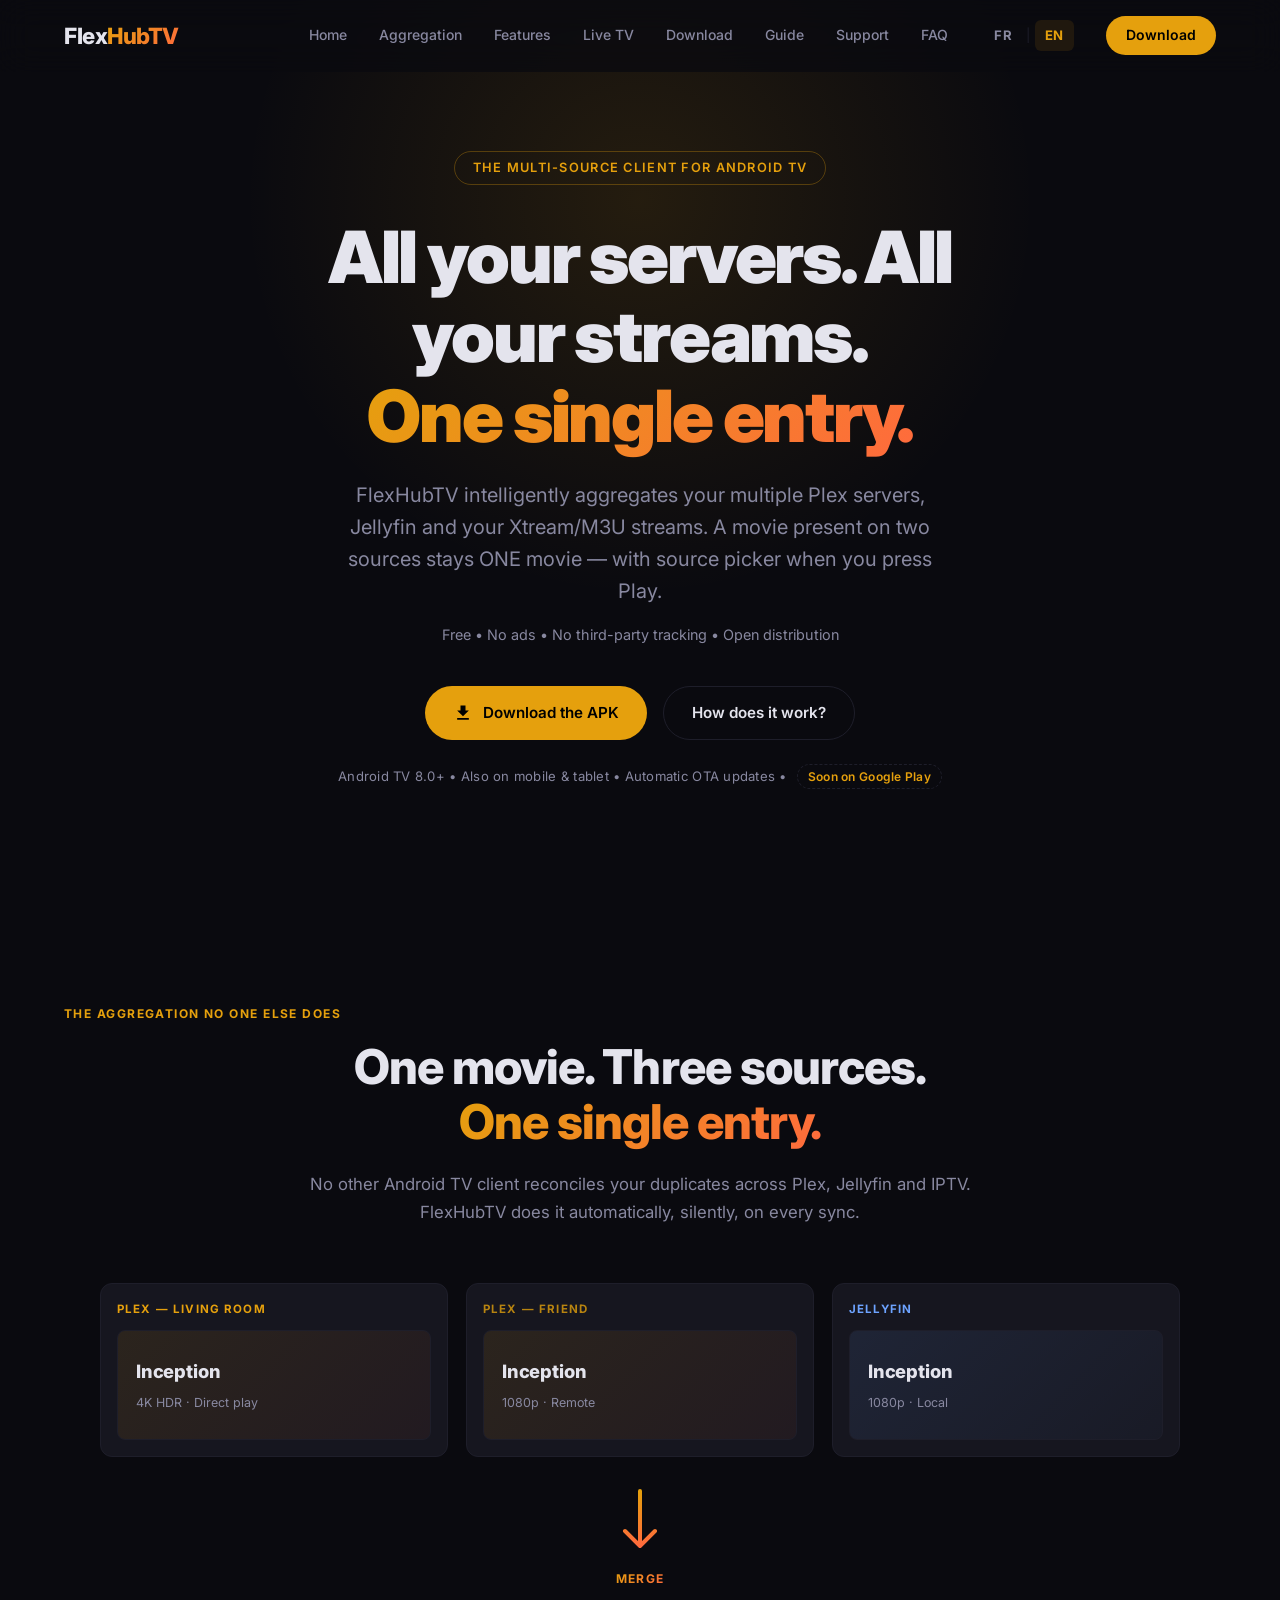
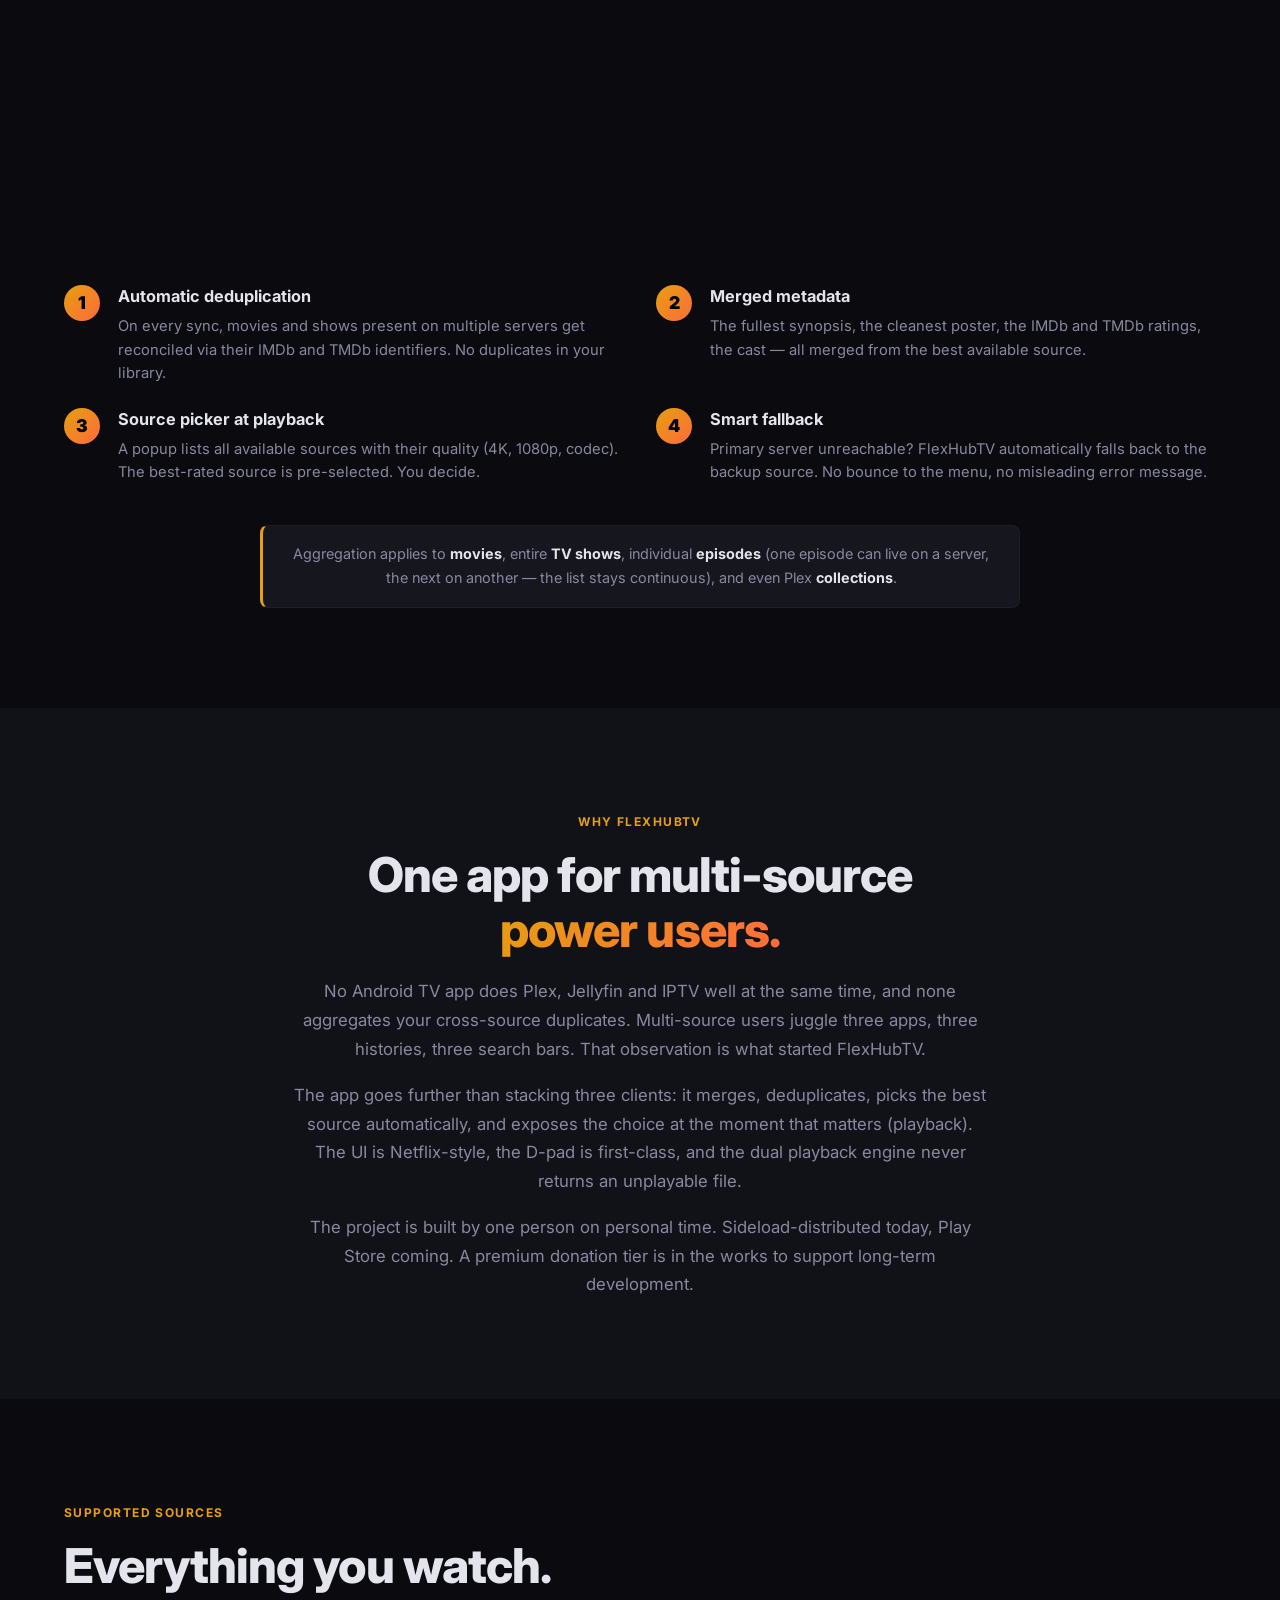
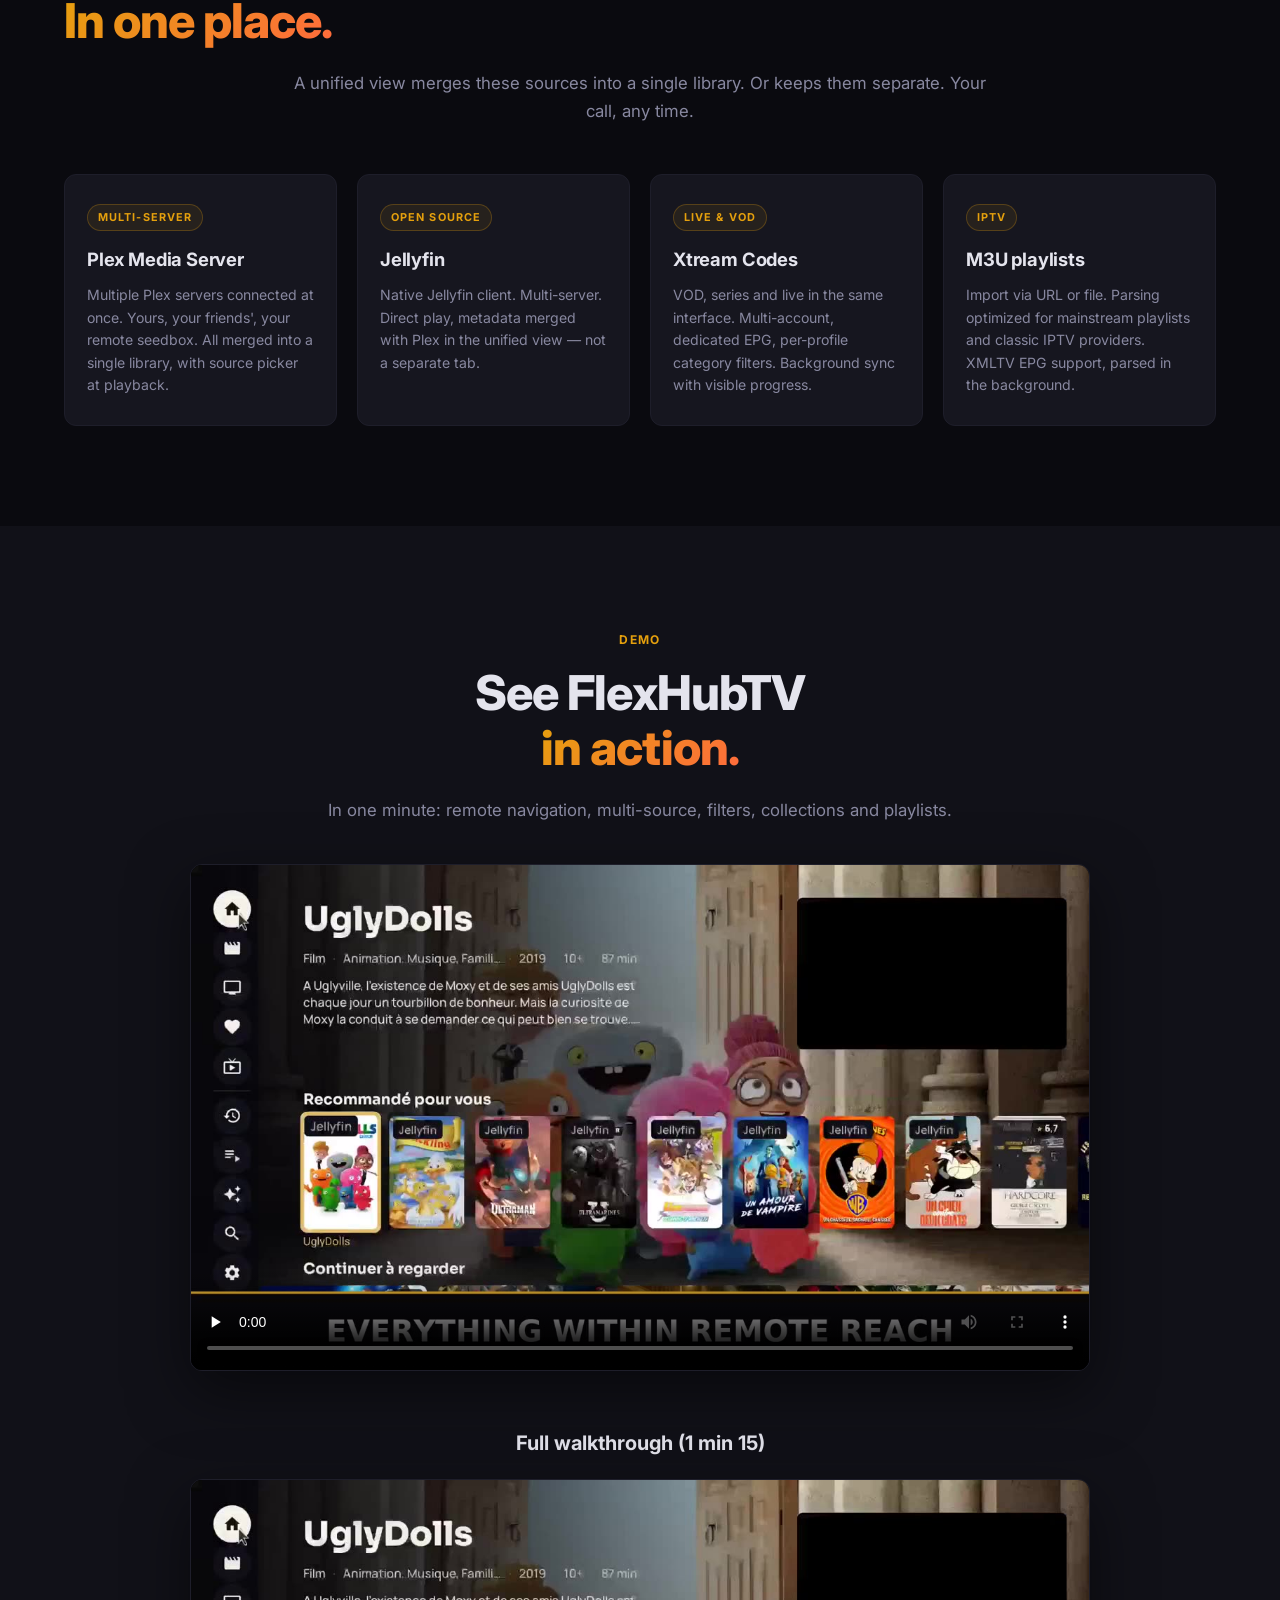
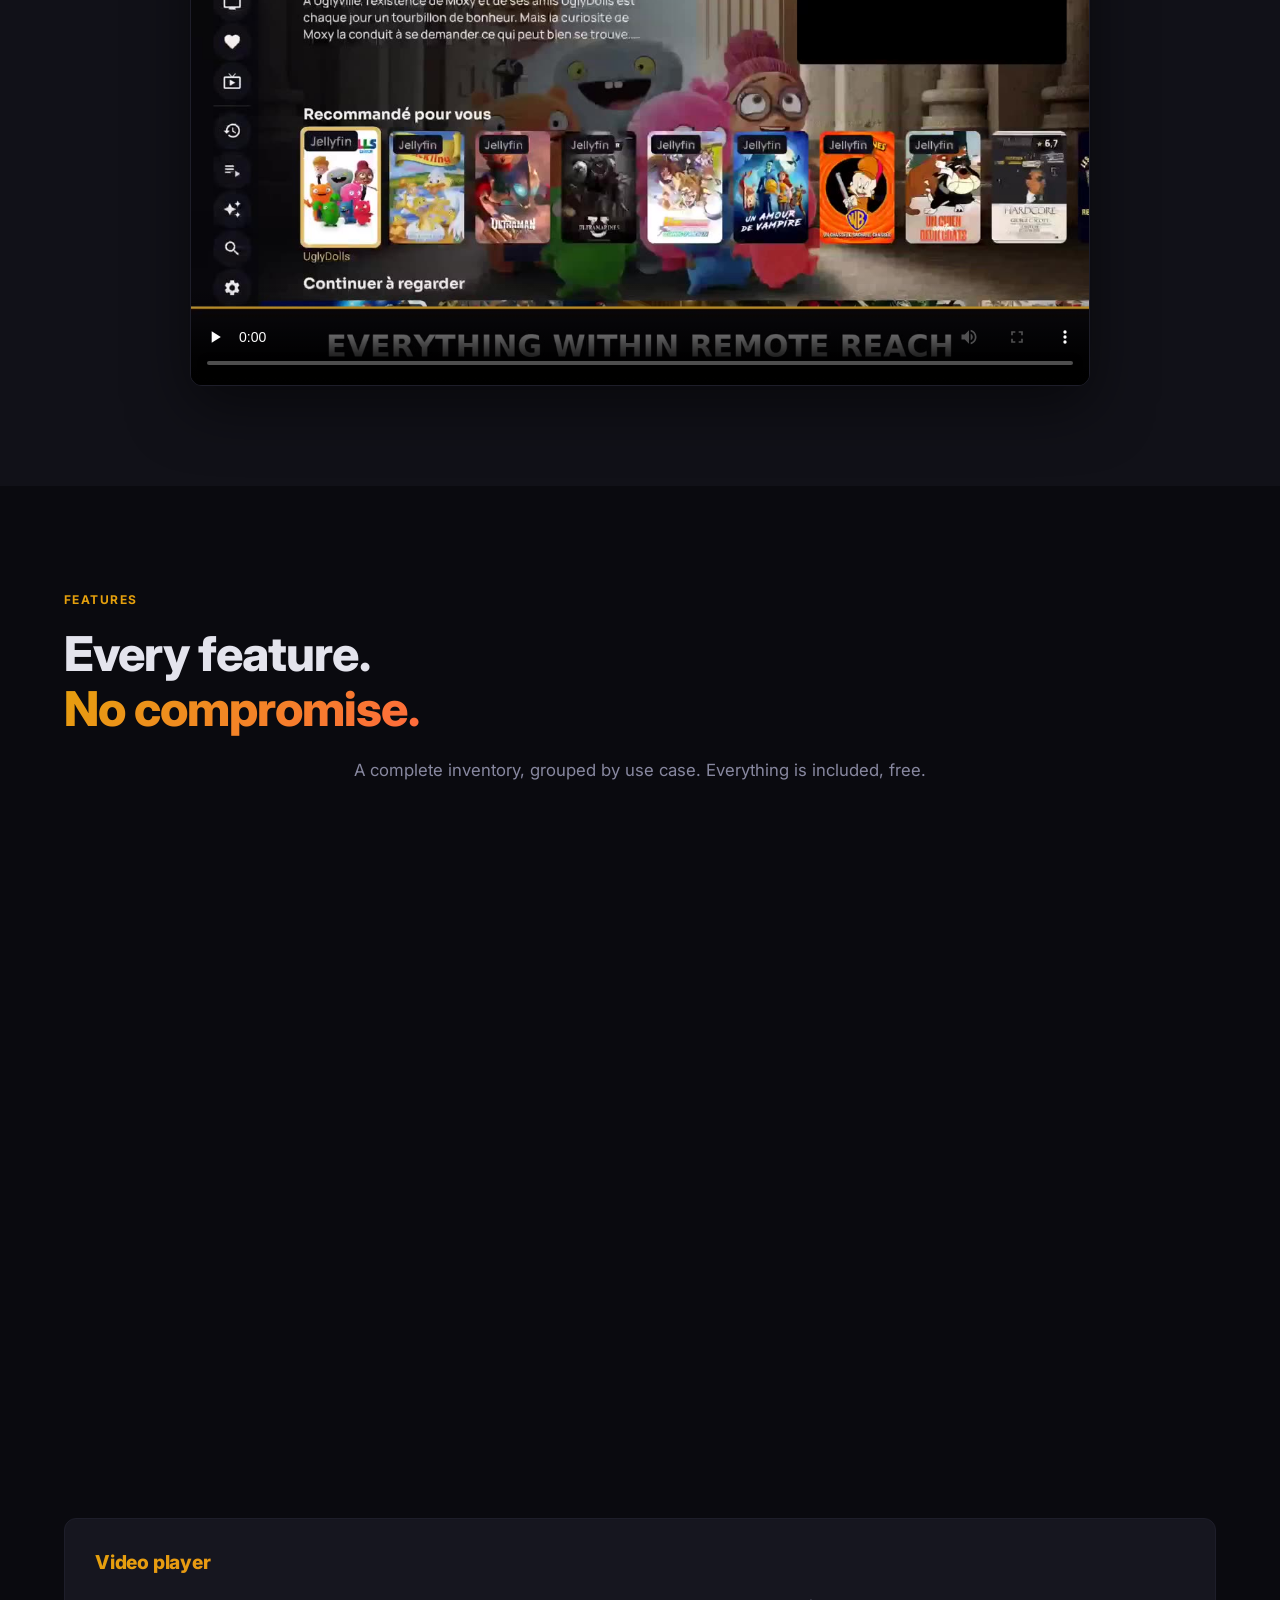
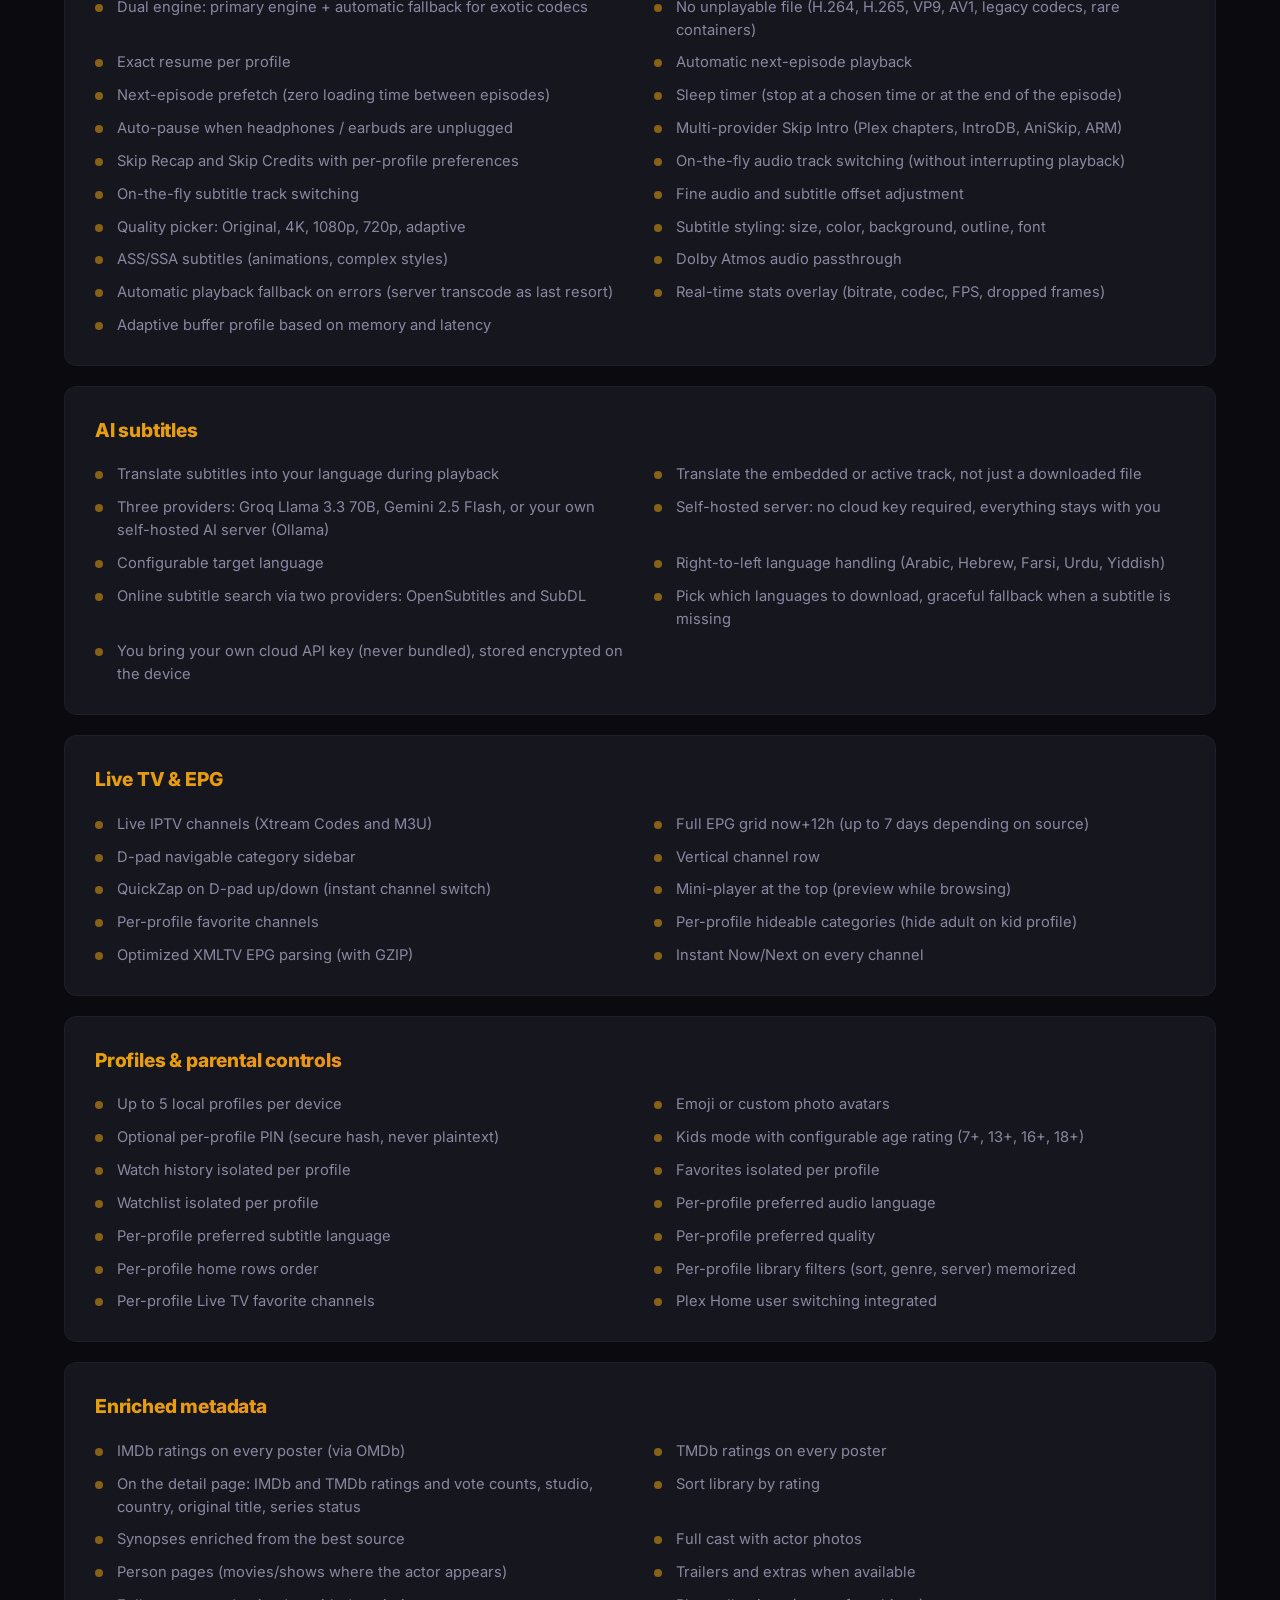
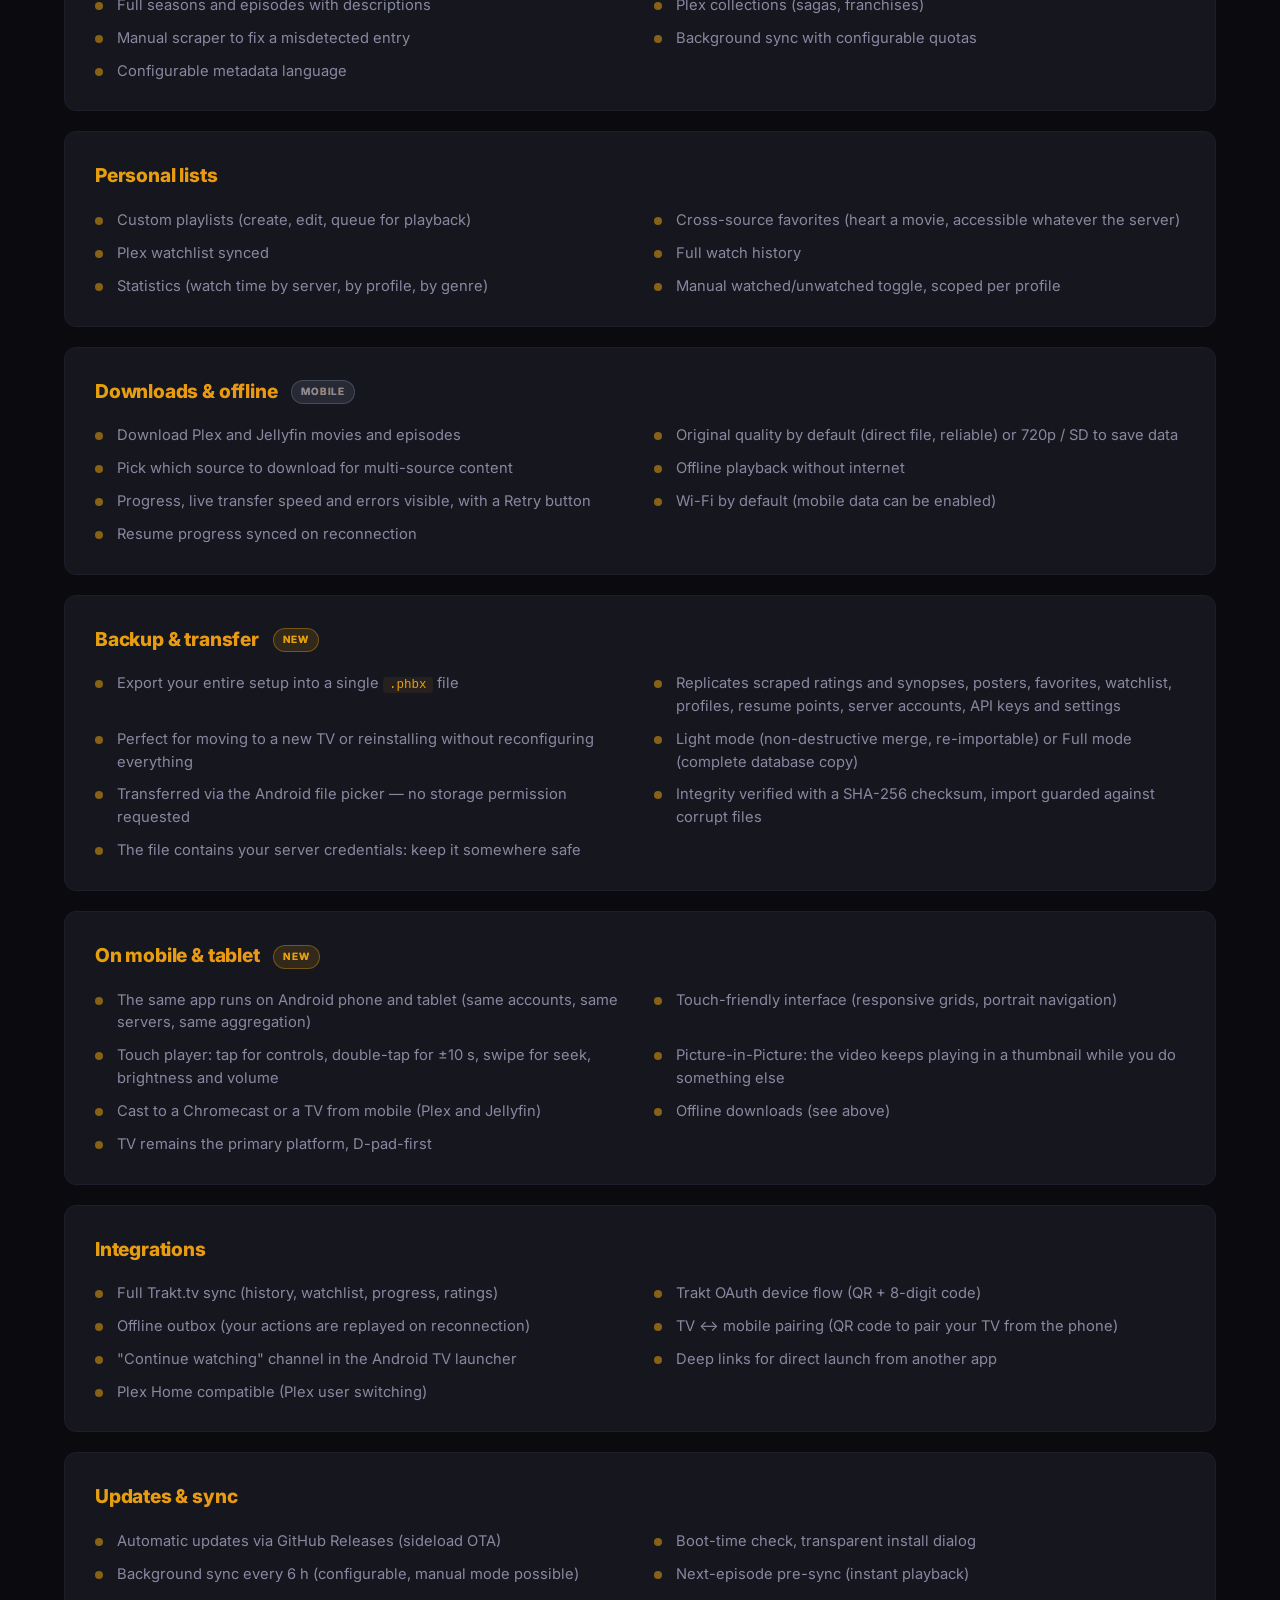
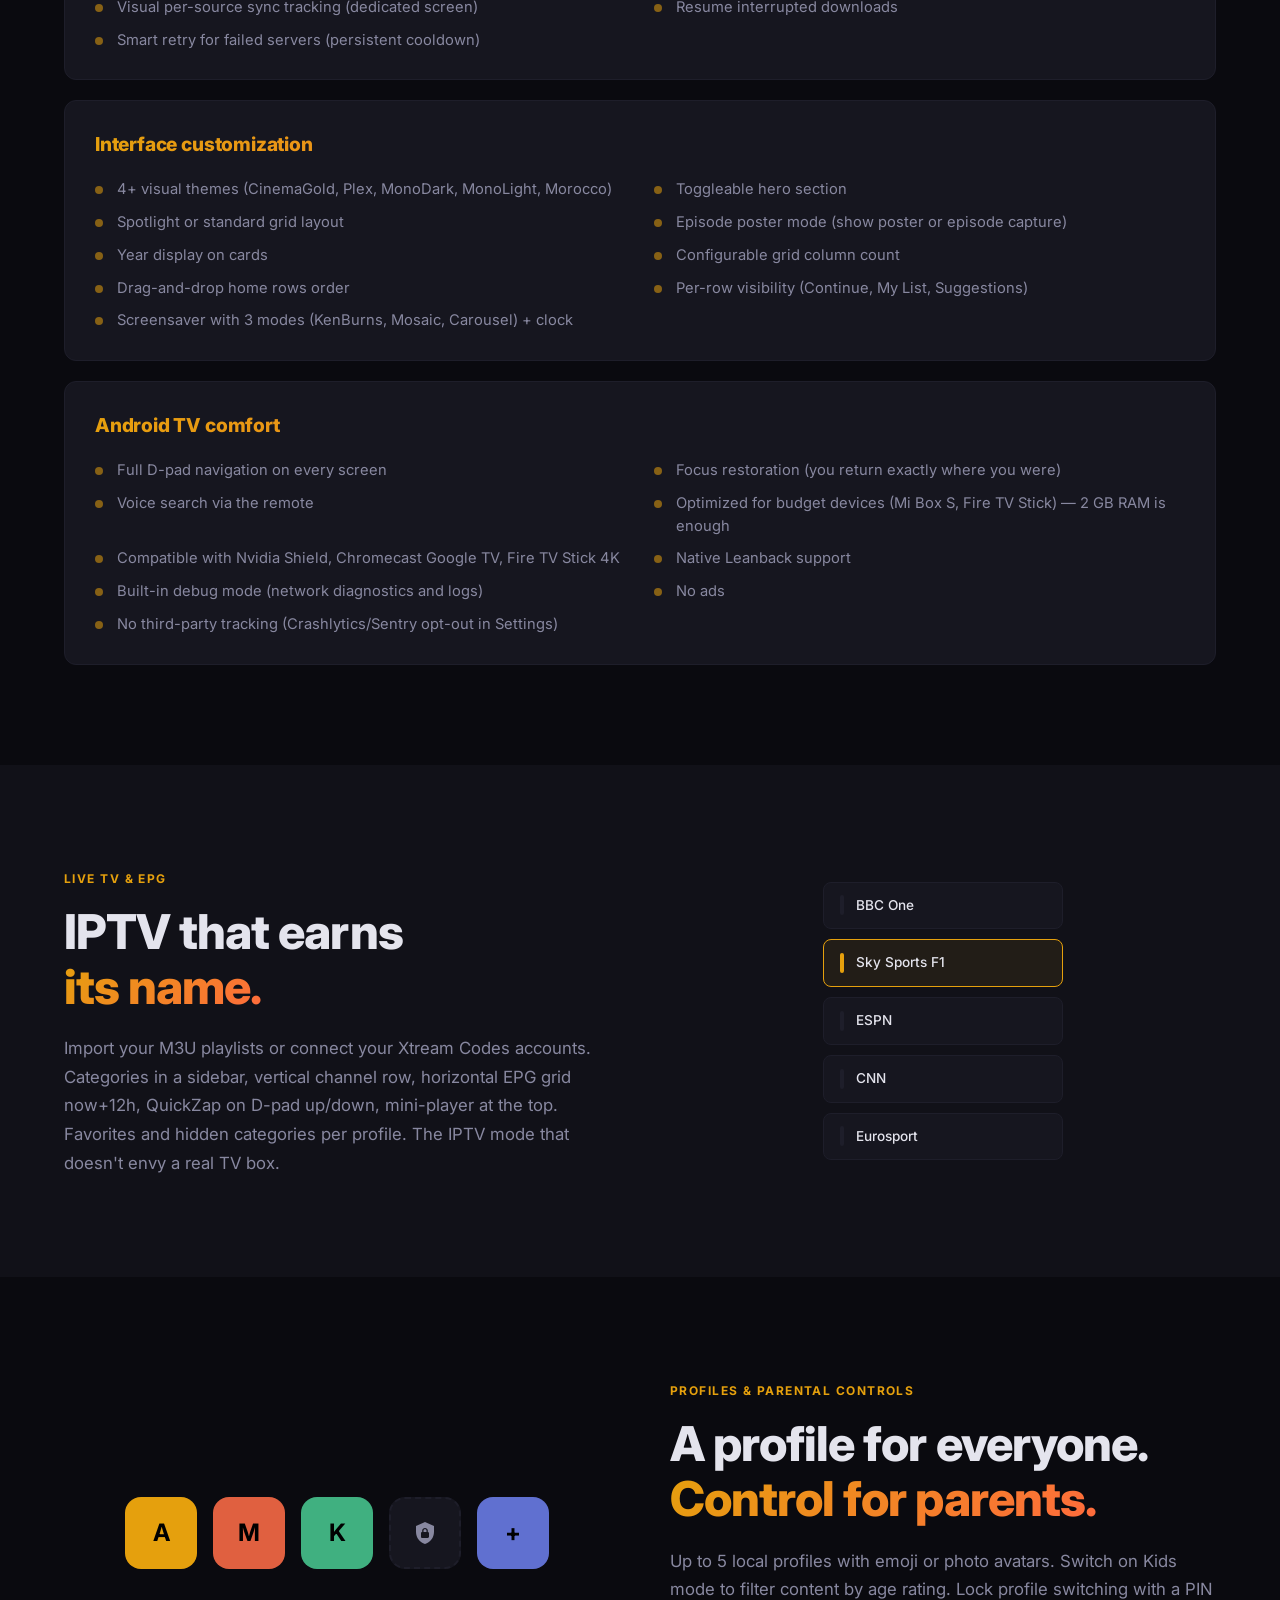
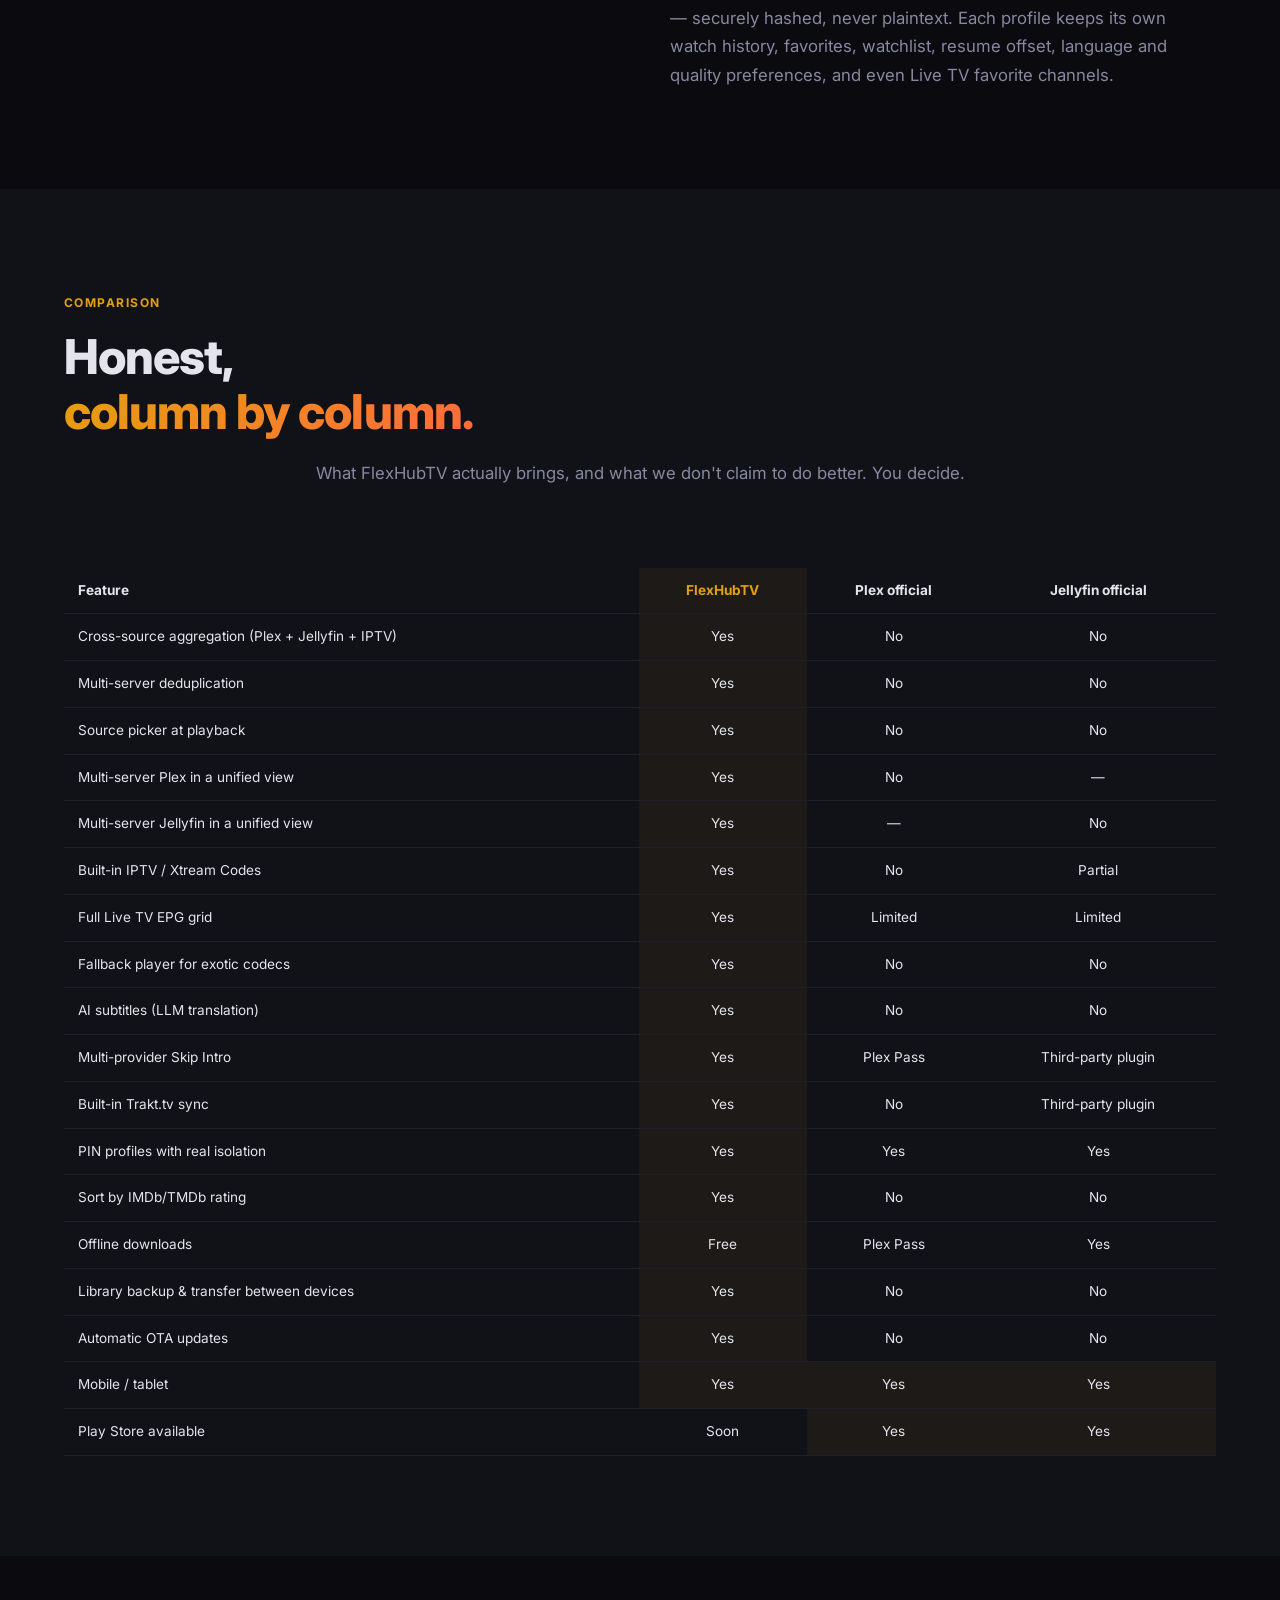
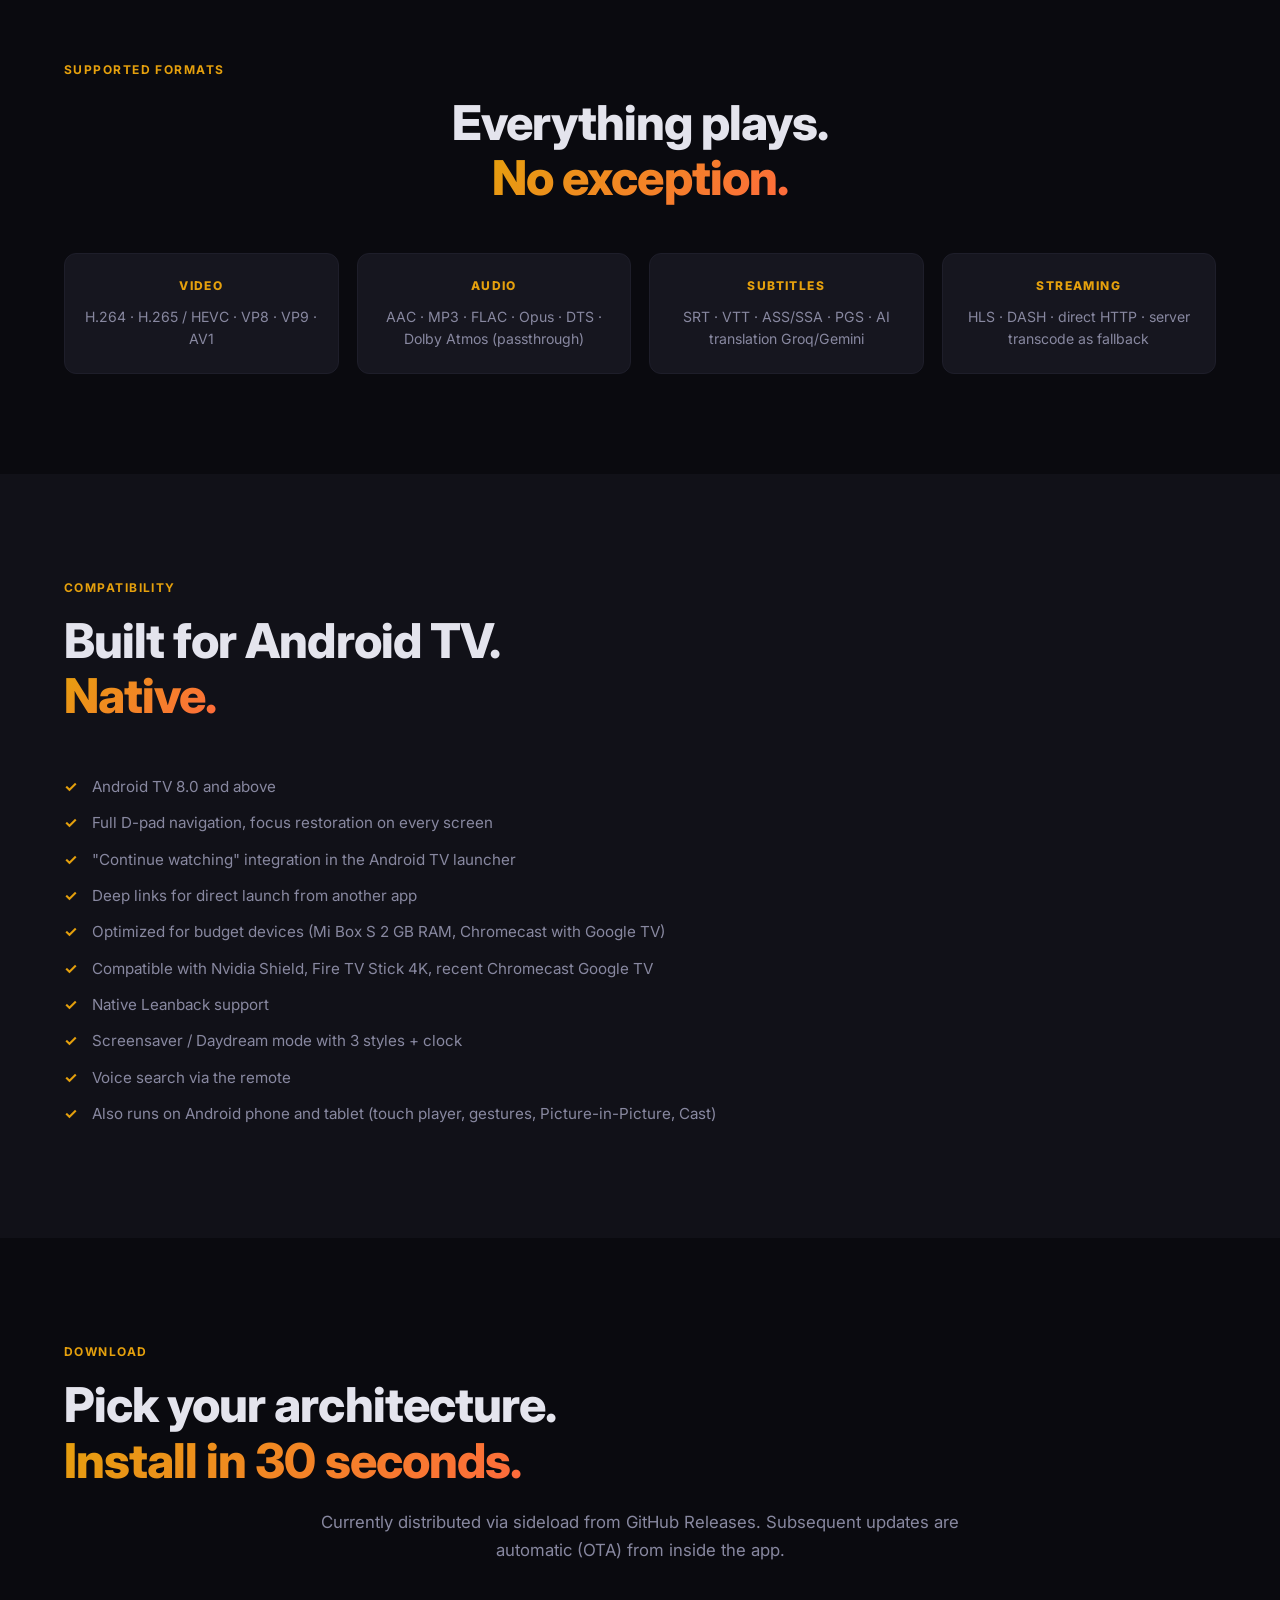
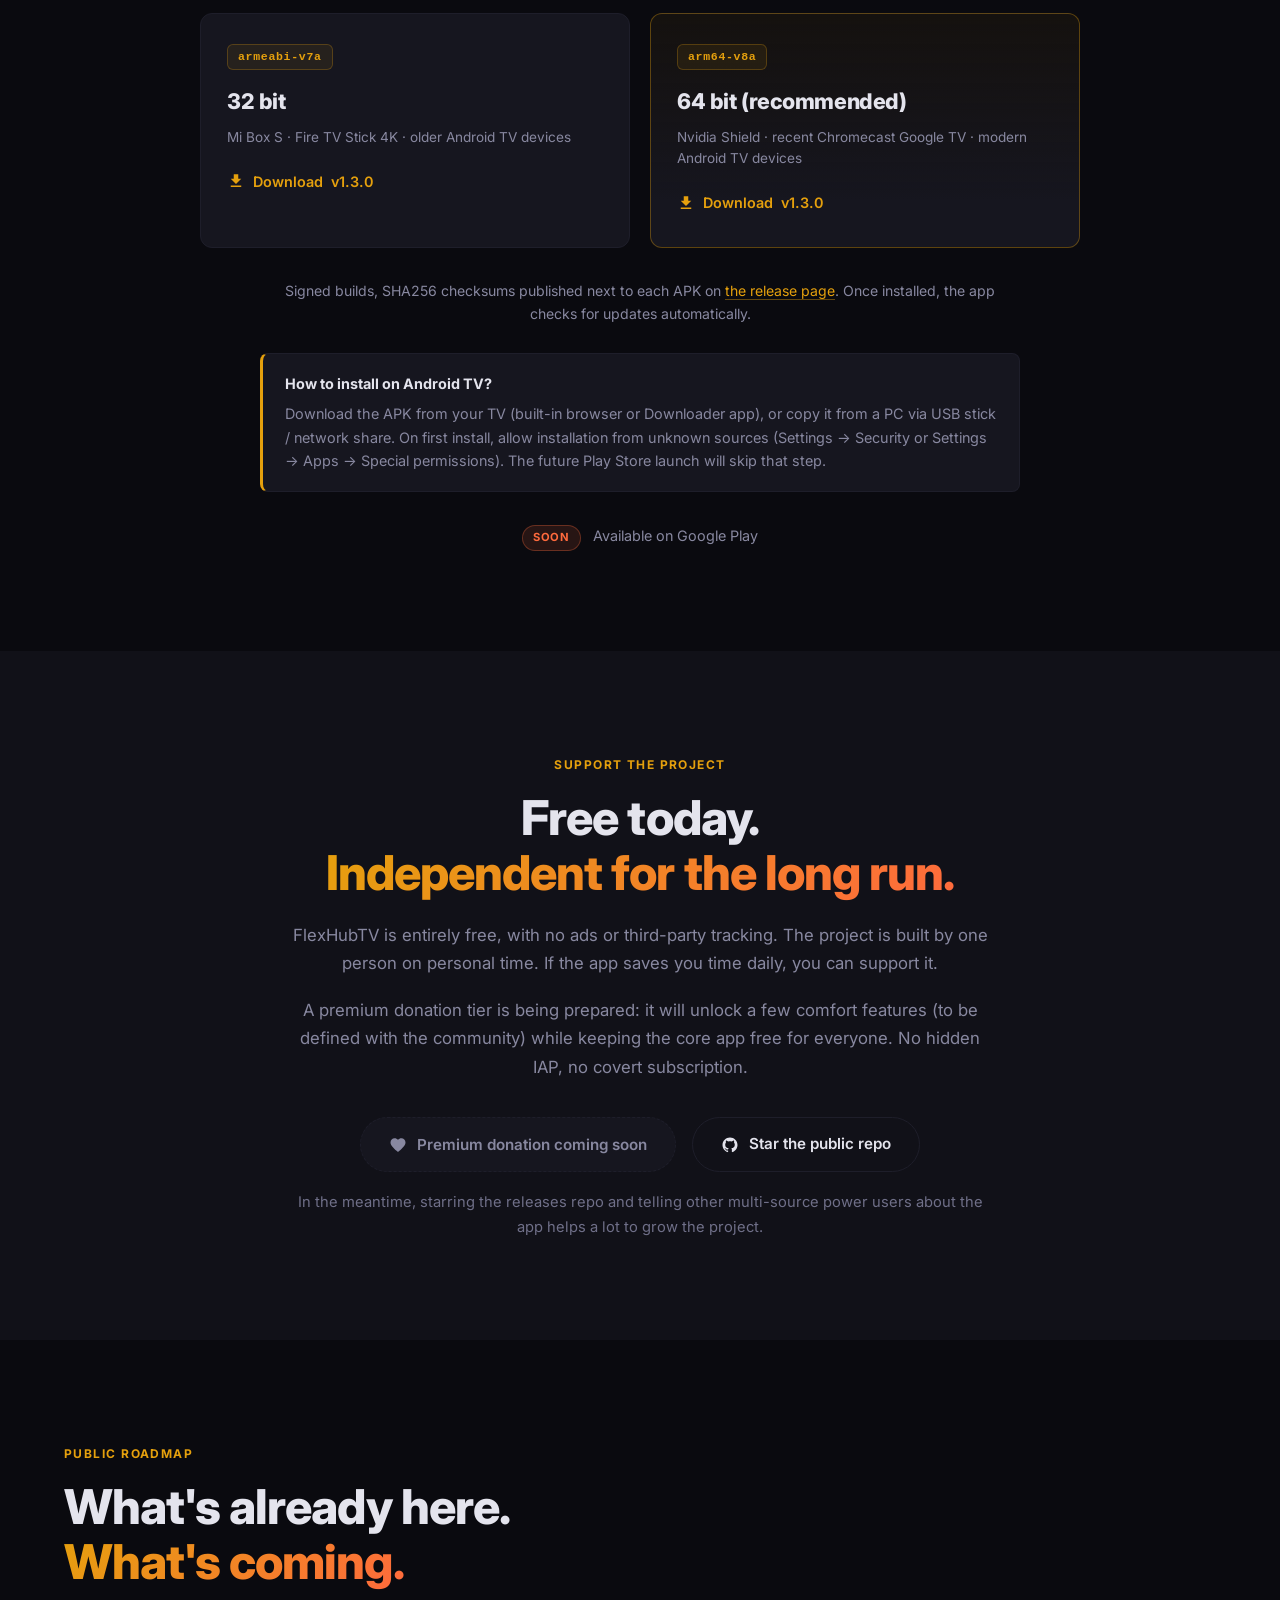
<file: en/index.html>
<!DOCTYPE html>
<html lang="en">
<head>
  <meta charset="UTF-8">
  <meta name="viewport" content="width=device-width, initial-scale=1.0">
  <title>FlexHubTV — All your Plex servers, Jellyfin and IPTV merged on Android TV</title>

  <meta name="description" content="FlexHubTV merges your multiple Plex servers, Jellyfin and IPTV/Xtream streams into a single library. A movie present on several sources stays one entry, with source picker at playback. PIN profiles, AI subtitles, Skip Intro, Live TV with EPG. Free.">
  <meta name="keywords" content="plex multi server android tv, plex jellyfin aggregation, plex jellyfin single client, iptv android tv, xtream android tv, merge plex libraries, multi source tv client, best plex client android tv">
  <meta name="author" content="FlexHubTV">
  <meta name="theme-color" content="#0a0a0f">

  <link rel="canonical" href="https://www.plexhubtv.uk/en/">
  <link rel="alternate" hreflang="fr" href="https://www.plexhubtv.uk/">
  <link rel="alternate" hreflang="en" href="https://www.plexhubtv.uk/en/">
  <link rel="alternate" hreflang="x-default" href="https://www.plexhubtv.uk/">

  <!-- Favicons -->
  <link rel="icon" type="image/svg+xml" href="/favicon.svg">
  <link rel="icon" type="image/png" sizes="32x32" href="/favicon-32x32.png">
  <link rel="icon" type="image/png" sizes="16x16" href="/favicon-16x16.png">
  <link rel="shortcut icon" href="/favicon.ico">
  <link rel="apple-touch-icon" sizes="180x180" href="/apple-touch-icon.png">
  <link rel="manifest" href="/site.webmanifest">

  <!-- Open Graph -->
  <meta property="og:type" content="website">
  <meta property="og:locale" content="en_US">
  <meta property="og:locale:alternate" content="fr_FR">
  <meta property="og:url" content="https://www.plexhubtv.uk/en/">
  <meta property="og:title" content="FlexHubTV — All your Plex servers, Jellyfin and IPTV merged">
  <meta property="og:description" content="One library for all your Plex servers, Jellyfin and IPTV streams. A movie on several sources = one entry, with source picker at playback.">
  <meta property="og:site_name" content="FlexHubTV">
  <meta property="og:image" content="https://www.plexhubtv.uk/og-image-en.png">
  <meta property="og:image:width" content="1200">
  <meta property="og:image:height" content="630">
  <meta property="og:image:alt" content="FlexHubTV — Android TV interface with cross-source aggregation">

  <!-- Twitter -->
  <meta name="twitter:card" content="summary_large_image">
  <meta name="twitter:title" content="FlexHubTV — Plex, Jellyfin and IPTV merged on Android TV">
  <meta name="twitter:description" content="All your Plex servers, Jellyfin and IPTV streams in one library. One movie, one entry, source picker at playback.">
  <meta name="twitter:image" content="https://www.plexhubtv.uk/og-image-en.png">

  <link rel="preconnect" href="https://fonts.googleapis.com">
  <link rel="preconnect" href="https://fonts.gstatic.com" crossorigin>
  <link href="https://fonts.googleapis.com/css2?family=Inter:wght@400;500;600;700;800;900&display=swap" rel="stylesheet">
  <link rel="stylesheet" href="../style.css">

  <!-- Structured data -->
  <script type="application/ld+json">
  {
    "@context": "https://schema.org",
    "@type": "SoftwareApplication",
    "name": "FlexHubTV",
    "operatingSystem": "Android TV 8.0+",
    "applicationCategory": "MultimediaApplication",
    "description": "Unified Android TV client (also mobile and tablet) for multi-server Plex, Jellyfin and IPTV/Xtream with cross-source aggregation. A movie present on multiple servers stays a single entry, with source picker at playback. Dual playback engine, PIN profiles, AI subtitles, multi-provider Skip Intro, Live TV EPG, Trakt sync, library backup and transfer between devices, Cast, OTA self-update.",
    "softwareVersion": "1.3.0",
    "downloadUrl": "https://github.com/ChakirHamzaChahid/PlexhubTV_Release/releases/latest",
    "offers": {
      "@type": "Offer",
      "price": "0",
      "priceCurrency": "EUR"
    },
    "author": {
      "@type": "Person",
      "name": "Chakir Hamza Chahid"
    }
  }
  </script>
</head>
<body>

  <!-- ========== HEADER ========== -->
  <header class="header" id="header">
    <div class="container header__inner">
      <a href="#accueil" class="header__logo">Flex<span>HubTV</span></a>
      <nav class="header__nav" id="nav">
        <a href="#accueil" class="header__link">Home</a>
        <a href="#aggregation" class="header__link">Aggregation</a>
        <a href="#features" class="header__link">Features</a>
        <a href="#live-tv" class="header__link">Live TV</a>
        <a href="#download" class="header__link">Download</a>
        <a href="/en/guide.html" class="header__link">Guide</a>
        <a href="#support" class="header__link">Support</a>
        <a href="#faq" class="header__link">FAQ</a>
        <div class="header__lang" role="group" aria-label="Language selector">
          <a href="/" class="header__lang-item" lang="fr" hreflang="fr">FR</a>
          <span class="header__lang-sep" aria-hidden="true">|</span>
          <a href="/en/" class="header__lang-item header__lang-item--active" aria-current="page" lang="en">EN</a>
        </div>
        <a href="#download" class="header__link header__link--cta">Download</a>
      </nav>
      <button class="header__burger" id="burger" aria-label="Menu">
        <span></span><span></span><span></span>
      </button>
    </div>
  </header>

  <!-- ========== HERO ========== -->
  <section class="hero" id="accueil">
    <div class="container hero__inner">
      <p class="hero__badge">The multi-source client for Android TV</p>
      <h1 class="hero__title">All your servers. All your streams.<br><span class="text-gradient">One single entry.</span></h1>
      <p class="hero__subtitle">FlexHubTV intelligently aggregates your multiple Plex servers, Jellyfin and your Xtream/M3U streams. A movie present on two sources stays ONE movie — with source picker when you press Play.</p>
      <p class="hero__tagline">Free &bull; No ads &bull; No third-party tracking &bull; Open distribution</p>
      <div class="hero__actions">
        <a href="#download" class="btn btn--primary">
          <svg width="20" height="20" viewBox="0 0 24 24" fill="currentColor" aria-hidden="true"><path d="M5,20H19V18H5M19,9H15V3H9V9H5L12,16L19,9Z"/></svg>
          Download the APK
        </a>
        <a href="#aggregation" class="btn btn--secondary">How does it work?</a>
      </div>
      <p class="hero__mini">Android TV 8.0+ &bull; Also on mobile &amp; tablet &bull; Automatic OTA updates &bull; <span class="hero__mini-soft">Soon on Google Play</span></p>
    </div>
    <div class="hero__glow"></div>
  </section>

  <!-- ========== AGGREGATION — KEY DIFFERENTIATOR ========== -->
  <section class="section" id="aggregation">
    <div class="container">
      <span class="section__label">The aggregation no one else does</span>
      <h2 class="section__title section__title--center">One movie. Three sources.<br><span class="text-gradient">One single entry.</span></h2>
      <p class="section__text section__text--center">No other Android TV client reconciles your duplicates across Plex, Jellyfin and IPTV. FlexHubTV does it automatically, silently, on every sync.</p>

      <div class="aggregation-visual">
        <div class="agg-sources">
          <div class="agg-source agg-source--plex1">
            <div class="agg-source__label">Plex — Living Room</div>
            <div class="agg-source__poster">
              <span class="agg-source__title">Inception</span>
              <span class="agg-source__meta">4K HDR &middot; Direct play</span>
            </div>
          </div>
          <div class="agg-source agg-source--plex2">
            <div class="agg-source__label">Plex — Friend</div>
            <div class="agg-source__poster">
              <span class="agg-source__title">Inception</span>
              <span class="agg-source__meta">1080p &middot; Remote</span>
            </div>
          </div>
          <div class="agg-source agg-source--jellyfin">
            <div class="agg-source__label">Jellyfin</div>
            <div class="agg-source__poster">
              <span class="agg-source__title">Inception</span>
              <span class="agg-source__meta">1080p &middot; Local</span>
            </div>
          </div>
        </div>

        <div class="agg-arrow" aria-hidden="true">
          <svg viewBox="0 0 60 80" width="60" height="80"><path d="M30 10 L30 60 M15 50 L30 65 L45 50" stroke="url(#g)" stroke-width="4" fill="none" stroke-linecap="round" stroke-linejoin="round"/><defs><linearGradient id="g" x1="0" y1="0" x2="0" y2="1"><stop offset="0" stop-color="#e5a00d"/><stop offset="1" stop-color="#ff6a3d"/></linearGradient></defs></svg>
          <span class="agg-arrow__label">Merge</span>
        </div>

        <div class="agg-result">
          <div class="agg-result__poster">
            <span class="agg-result__badge">3 sources</span>
            <div class="agg-result__body">
              <span class="agg-result__title">Inception</span>
              <span class="agg-result__year">2010 &middot; 2h28</span>
              <div class="agg-result__notes">
                <span class="agg-result__note"><strong>8.8</strong> IMDb</span>
                <span class="agg-result__note"><strong>87%</strong> TMDb</span>
              </div>
              <div class="agg-result__sources">
                <span class="agg-result__chip agg-result__chip--primary">▶ Plex Living Room (4K HDR)</span>
                <span class="agg-result__chip">Plex Friend (1080p)</span>
                <span class="agg-result__chip">Jellyfin (1080p)</span>
              </div>
            </div>
          </div>
        </div>
      </div>

      <div class="agg-points">
        <div class="agg-point">
          <div class="agg-point__num">1</div>
          <div>
            <strong class="agg-point__title">Automatic deduplication</strong>
            <p class="agg-point__text">On every sync, movies and shows present on multiple servers get reconciled via their IMDb and TMDb identifiers. No duplicates in your library.</p>
          </div>
        </div>
        <div class="agg-point">
          <div class="agg-point__num">2</div>
          <div>
            <strong class="agg-point__title">Merged metadata</strong>
            <p class="agg-point__text">The fullest synopsis, the cleanest poster, the IMDb and TMDb ratings, the cast — all merged from the best available source.</p>
          </div>
        </div>
        <div class="agg-point">
          <div class="agg-point__num">3</div>
          <div>
            <strong class="agg-point__title">Source picker at playback</strong>
            <p class="agg-point__text">A popup lists all available sources with their quality (4K, 1080p, codec). The best-rated source is pre-selected. You decide.</p>
          </div>
        </div>
        <div class="agg-point">
          <div class="agg-point__num">4</div>
          <div>
            <strong class="agg-point__title">Smart fallback</strong>
            <p class="agg-point__text">Primary server unreachable? FlexHubTV automatically falls back to the backup source. No bounce to the menu, no misleading error message.</p>
          </div>
        </div>
      </div>

      <p class="agg-note">Aggregation applies to <strong>movies</strong>, entire <strong>TV shows</strong>, individual <strong>episodes</strong> (one episode can live on a server, the next on another — the list stays continuous), and even Plex <strong>collections</strong>.</p>
    </div>
  </section>

  <!-- ========== WHY ========== -->
  <section class="section section--dark" id="why">
    <div class="container section--narrow">
      <span class="section__label">Why FlexHubTV</span>
      <h2 class="section__title">One app for multi-source<br><span class="text-gradient">power users.</span></h2>
      <p class="section__text">No Android TV app does Plex, Jellyfin and IPTV well at the same time, and none aggregates your cross-source duplicates. Multi-source users juggle three apps, three histories, three search bars. That observation is what started FlexHubTV.</p>
      <p class="section__text">The app goes further than stacking three clients: it merges, deduplicates, picks the best source automatically, and exposes the choice at the moment that matters (playback). The UI is Netflix-style, the D-pad is first-class, and the dual playback engine never returns an unplayable file.</p>
      <p class="section__text">The project is built by one person on personal time. Sideload-distributed today, Play Store coming. A premium donation tier is in the works to support long-term development.</p>
    </div>
  </section>

  <!-- ========== SOURCES ========== -->
  <section class="section" id="sources">
    <div class="container">
      <span class="section__label">Supported sources</span>
      <h2 class="section__title">Everything you watch.<br><span class="text-gradient">In one place.</span></h2>
      <p class="section__text section__text--center">A unified view merges these sources into a single library. Or keeps them separate. Your call, any time.</p>
      <div class="sources-grid">
        <div class="source-card">
          <div class="source-card__tag">Multi-server</div>
          <h3 class="source-card__title">Plex Media Server</h3>
          <p class="source-card__text">Multiple Plex servers connected at once. Yours, your friends', your remote seedbox. All merged into a single library, with source picker at playback.</p>
        </div>
        <div class="source-card">
          <div class="source-card__tag">Open source</div>
          <h3 class="source-card__title">Jellyfin</h3>
          <p class="source-card__text">Native Jellyfin client. Multi-server. Direct play, metadata merged with Plex in the unified view — not a separate tab.</p>
        </div>
        <div class="source-card">
          <div class="source-card__tag">Live & VOD</div>
          <h3 class="source-card__title">Xtream Codes</h3>
          <p class="source-card__text">VOD, series and live in the same interface. Multi-account, dedicated EPG, per-profile category filters. Background sync with visible progress.</p>
        </div>
        <div class="source-card">
          <div class="source-card__tag">IPTV</div>
          <h3 class="source-card__title">M3U playlists</h3>
          <p class="source-card__text">Import via URL or file. Parsing optimized for mainstream playlists and classic IPTV providers. XMLTV EPG support, parsed in the background.</p>
        </div>
      </div>
    </div>
  </section>

  <!-- ========== DEMO ========== -->
  <section class="section section--dark" id="demo">
    <div class="container demo-section">
      <span class="section__label">Demo</span>
      <h2 class="section__title">See FlexHubTV<br><span class="text-gradient">in action.</span></h2>
      <p class="section__text">In one minute: remote navigation, multi-source, filters, collections and playlists.</p>
      <div class="demo-video-wrapper">
        <video class="demo-video" controls playsinline preload="none" poster="../video/poster-en.jpg" aria-label="See FlexHubTV in action">
          <source src="../video/plexhubtv-pub-en.mp4" type="video/mp4">
          Your browser does not support video playback.
        </video>
      </div>
      <h3 class="demo-more-title">Full walkthrough (1 min 15)</h3>
      <div class="demo-video-wrapper">
        <video class="demo-video" controls playsinline preload="none" poster="../video/poster-en.jpg" aria-label="Full walkthrough (1 min 15)">
          <source src="../video/plexhubtv-presentation-en.mp4" type="video/mp4">
          Your browser does not support video playback.
        </video>
      </div>
    </div>
  </section>

  <!-- ========== FEATURES ========== -->
  <section class="section" id="features">
    <div class="container">
      <span class="section__label">Features</span>
      <h2 class="section__title">Every feature.<br><span class="text-gradient">No compromise.</span></h2>
      <p class="section__text section__text--center">A complete inventory, grouped by use case. Everything is included, free.</p>

      <div class="feature-group">
        <h3 class="feature-group__title">Cross-source aggregation</h3>
        <ul class="feature-bullets">
          <li>Unified library across multi-server Plex + Jellyfin + Xtream/M3U</li>
          <li>Automatic deduplication via IMDb/TMDb identifiers</li>
          <li>Metadata merged from the best source (synopsis, posters, ratings, cast)</li>
          <li>Source picker at playback (popup with quality, codec, server)</li>
          <li>Automatic fallback if the primary source is unavailable</li>
          <li>Aggregation at movie, show, season, individual episode and collection levels</li>
          <li>Multi-account IPTV: every version of a title is offered, a dead stream is greyed out and never played</li>
          <li>Per-server filters or unified view — your choice</li>
        </ul>
      </div>

      <div class="feature-group">
        <h3 class="feature-group__title">Discovery & navigation</h3>
        <ul class="feature-bullets">
          <li>Netflix-style home with fullscreen hero carousel</li>
          <li>Personalized "For You" row</li>
          <li>"Continue watching" with exact per-profile resume</li>
          <li>Moore Metrics recommendations: "For You" movie and show rows, plus "In the same vibe" on every detail page</li>
          <li>Discover-by-characteristics screen (mood, dimensions) — only titles you actually own</li>
          <li>Suggestions and similar movies (with Gemini fallback)</li>
          <li>Favorite actors with dedicated row</li>
          <li>Plex hubs (collections, On Deck, recently added)</li>
          <li>Instant cross-source search (local results then network enrichment)</li>
          <li>Voice search (remote microphone)</li>
          <li>Alphabetical jump in the grid (A-Z side panel)</li>
          <li>Filters by genre, server, rating, year</li>
          <li>Maturity filter (age tier: 7+, 13+, 16+, 18+, adult)</li>
          <li>Sort by title, IMDb/TMDb rating, added date, release date</li>
        </ul>
      </div>

      <div class="feature-group">
        <h3 class="feature-group__title">Video player</h3>
        <ul class="feature-bullets">
          <li>Dual engine: primary engine + automatic fallback for exotic codecs</li>
          <li>No unplayable file (H.264, H.265, VP9, AV1, legacy codecs, rare containers)</li>
          <li>Exact resume per profile</li>
          <li>Automatic next-episode playback</li>
          <li>Next-episode prefetch (zero loading time between episodes)</li>
          <li>Sleep timer (stop at a chosen time or at the end of the episode)</li>
          <li>Auto-pause when headphones / earbuds are unplugged</li>
          <li>Multi-provider Skip Intro (Plex chapters, IntroDB, AniSkip, ARM)</li>
          <li>Skip Recap and Skip Credits with per-profile preferences</li>
          <li>On-the-fly audio track switching (without interrupting playback)</li>
          <li>On-the-fly subtitle track switching</li>
          <li>Fine audio and subtitle offset adjustment</li>
          <li>Quality picker: Original, 4K, 1080p, 720p, adaptive</li>
          <li>Subtitle styling: size, color, background, outline, font</li>
          <li>ASS/SSA subtitles (animations, complex styles)</li>
          <li>Dolby Atmos audio passthrough</li>
          <li>Automatic playback fallback on errors (server transcode as last resort)</li>
          <li>Real-time stats overlay (bitrate, codec, FPS, dropped frames)</li>
          <li>Adaptive buffer profile based on memory and latency</li>
        </ul>
      </div>

      <div class="feature-group">
        <h3 class="feature-group__title">AI subtitles</h3>
        <ul class="feature-bullets">
          <li>Translate subtitles into your language during playback</li>
          <li>Translate the embedded or active track, not just a downloaded file</li>
          <li>Three providers: Groq Llama 3.3 70B, Gemini 2.5 Flash, or your own self-hosted AI server (Ollama)</li>
          <li>Self-hosted server: no cloud key required, everything stays with you</li>
          <li>Configurable target language</li>
          <li>Right-to-left language handling (Arabic, Hebrew, Farsi, Urdu, Yiddish)</li>
          <li>Online subtitle search via two providers: OpenSubtitles and SubDL</li>
          <li>Pick which languages to download, graceful fallback when a subtitle is missing</li>
          <li>You bring your own cloud API key (never bundled), stored encrypted on the device</li>
        </ul>
      </div>

      <div class="feature-group">
        <h3 class="feature-group__title">Live TV & EPG</h3>
        <ul class="feature-bullets">
          <li>Live IPTV channels (Xtream Codes and M3U)</li>
          <li>Full EPG grid now+12h (up to 7 days depending on source)</li>
          <li>D-pad navigable category sidebar</li>
          <li>Vertical channel row</li>
          <li>QuickZap on D-pad up/down (instant channel switch)</li>
          <li>Mini-player at the top (preview while browsing)</li>
          <li>Per-profile favorite channels</li>
          <li>Per-profile hideable categories (hide adult on kid profile)</li>
          <li>Optimized XMLTV EPG parsing (with GZIP)</li>
          <li>Instant Now/Next on every channel</li>
        </ul>
      </div>

      <div class="feature-group">
        <h3 class="feature-group__title">Profiles & parental controls</h3>
        <ul class="feature-bullets">
          <li>Up to 5 local profiles per device</li>
          <li>Emoji or custom photo avatars</li>
          <li>Optional per-profile PIN (secure hash, never plaintext)</li>
          <li>Kids mode with configurable age rating (7+, 13+, 16+, 18+)</li>
          <li>Watch history isolated per profile</li>
          <li>Favorites isolated per profile</li>
          <li>Watchlist isolated per profile</li>
          <li>Per-profile preferred audio language</li>
          <li>Per-profile preferred subtitle language</li>
          <li>Per-profile preferred quality</li>
          <li>Per-profile home rows order</li>
          <li>Per-profile library filters (sort, genre, server) memorized</li>
          <li>Per-profile Live TV favorite channels</li>
          <li>Plex Home user switching integrated</li>
        </ul>
      </div>

      <div class="feature-group">
        <h3 class="feature-group__title">Enriched metadata</h3>
        <ul class="feature-bullets">
          <li>IMDb ratings on every poster (via OMDb)</li>
          <li>TMDb ratings on every poster</li>
          <li>On the detail page: IMDb and TMDb ratings and vote counts, studio, country, original title, series status</li>
          <li>Sort library by rating</li>
          <li>Synopses enriched from the best source</li>
          <li>Full cast with actor photos</li>
          <li>Person pages (movies/shows where the actor appears)</li>
          <li>Trailers and extras when available</li>
          <li>Full seasons and episodes with descriptions</li>
          <li>Plex collections (sagas, franchises)</li>
          <li>Manual scraper to fix a misdetected entry</li>
          <li>Background sync with configurable quotas</li>
          <li>Configurable metadata language</li>
        </ul>
      </div>

      <div class="feature-group">
        <h3 class="feature-group__title">Personal lists</h3>
        <ul class="feature-bullets">
          <li>Custom playlists (create, edit, queue for playback)</li>
          <li>Cross-source favorites (heart a movie, accessible whatever the server)</li>
          <li>Plex watchlist synced</li>
          <li>Full watch history</li>
          <li>Statistics (watch time by server, by profile, by genre)</li>
          <li>Manual watched/unwatched toggle, scoped per profile</li>
        </ul>
      </div>

      <div class="feature-group">
        <h3 class="feature-group__title">Downloads & offline <span class="feature-group__tag">mobile</span></h3>
        <ul class="feature-bullets">
          <li>Download Plex and Jellyfin movies and episodes</li>
          <li>Original quality by default (direct file, reliable) or 720p / SD to save data</li>
          <li>Pick which source to download for multi-source content</li>
          <li>Offline playback without internet</li>
          <li>Progress, live transfer speed and errors visible, with a Retry button</li>
          <li>Wi-Fi by default (mobile data can be enabled)</li>
          <li>Resume progress synced on reconnection</li>
        </ul>
      </div>

      <div class="feature-group">
        <h3 class="feature-group__title">Backup & transfer <span class="feature-group__tag feature-group__tag--new">New</span></h3>
        <ul class="feature-bullets">
          <li>Export your entire setup into a single <code>.phbx</code> file</li>
          <li>Replicates scraped ratings and synopses, posters, favorites, watchlist, profiles, resume points, server accounts, API keys and settings</li>
          <li>Perfect for moving to a new TV or reinstalling without reconfiguring everything</li>
          <li>Light mode (non-destructive merge, re-importable) or Full mode (complete database copy)</li>
          <li>Transferred via the Android file picker — no storage permission requested</li>
          <li>Integrity verified with a SHA-256 checksum, import guarded against corrupt files</li>
          <li>The file contains your server credentials: keep it somewhere safe</li>
        </ul>
      </div>

      <div class="feature-group">
        <h3 class="feature-group__title">On mobile & tablet <span class="feature-group__tag feature-group__tag--new">New</span></h3>
        <ul class="feature-bullets">
          <li>The same app runs on Android phone and tablet (same accounts, same servers, same aggregation)</li>
          <li>Touch-friendly interface (responsive grids, portrait navigation)</li>
          <li>Touch player: tap for controls, double-tap for ±10 s, swipe for seek, brightness and volume</li>
          <li>Picture-in-Picture: the video keeps playing in a thumbnail while you do something else</li>
          <li>Cast to a Chromecast or a TV from mobile (Plex and Jellyfin)</li>
          <li>Offline downloads (see above)</li>
          <li>TV remains the primary platform, D-pad-first</li>
        </ul>
      </div>

      <div class="feature-group">
        <h3 class="feature-group__title">Integrations</h3>
        <ul class="feature-bullets">
          <li>Full Trakt.tv sync (history, watchlist, progress, ratings)</li>
          <li>Trakt OAuth device flow (QR + 8-digit code)</li>
          <li>Offline outbox (your actions are replayed on reconnection)</li>
          <li>TV ↔ mobile pairing (QR code to pair your TV from the phone)</li>
          <li>"Continue watching" channel in the Android TV launcher</li>
          <li>Deep links for direct launch from another app</li>
          <li>Plex Home compatible (Plex user switching)</li>
        </ul>
      </div>

      <div class="feature-group">
        <h3 class="feature-group__title">Updates & sync</h3>
        <ul class="feature-bullets">
          <li>Automatic updates via GitHub Releases (sideload OTA)</li>
          <li>Boot-time check, transparent install dialog</li>
          <li>Background sync every 6 h (configurable, manual mode possible)</li>
          <li>Next-episode pre-sync (instant playback)</li>
          <li>Visual per-source sync tracking (dedicated screen)</li>
          <li>Resume interrupted downloads</li>
          <li>Smart retry for failed servers (persistent cooldown)</li>
        </ul>
      </div>

      <div class="feature-group">
        <h3 class="feature-group__title">Interface customization</h3>
        <ul class="feature-bullets">
          <li>4+ visual themes (CinemaGold, Plex, MonoDark, MonoLight, Morocco)</li>
          <li>Toggleable hero section</li>
          <li>Spotlight or standard grid layout</li>
          <li>Episode poster mode (show poster or episode capture)</li>
          <li>Year display on cards</li>
          <li>Configurable grid column count</li>
          <li>Drag-and-drop home rows order</li>
          <li>Per-row visibility (Continue, My List, Suggestions)</li>
          <li>Screensaver with 3 modes (KenBurns, Mosaic, Carousel) + clock</li>
        </ul>
      </div>

      <div class="feature-group">
        <h3 class="feature-group__title">Android TV comfort</h3>
        <ul class="feature-bullets">
          <li>Full D-pad navigation on every screen</li>
          <li>Focus restoration (you return exactly where you were)</li>
          <li>Voice search via the remote</li>
          <li>Optimized for budget devices (Mi Box S, Fire TV Stick) — 2 GB RAM is enough</li>
          <li>Compatible with Nvidia Shield, Chromecast Google TV, Fire TV Stick 4K</li>
          <li>Native Leanback support</li>
          <li>Built-in debug mode (network diagnostics and logs)</li>
          <li>No ads</li>
          <li>No third-party tracking (Crashlytics/Sentry opt-out in Settings)</li>
        </ul>
      </div>
    </div>
  </section>

  <!-- ========== LIVE TV (visual) ========== -->
  <section class="section section--dark" id="live-tv">
    <div class="container section--split">
      <div class="section--split__text">
        <span class="section__label">Live TV & EPG</span>
        <h2 class="section__title">IPTV that earns<br><span class="text-gradient">its name.</span></h2>
        <p class="section__text">Import your M3U playlists or connect your Xtream Codes accounts. Categories in a sidebar, vertical channel row, horizontal EPG grid now+12h, QuickZap on D-pad up/down, mini-player at the top. Favorites and hidden categories per profile. The IPTV mode that doesn't envy a real TV box.</p>
      </div>
      <div class="section--split__visual">
        <div class="iptv-visual">
          <div class="iptv-channel">
            <div class="iptv-channel__bar"></div>
            <span>BBC One</span>
          </div>
          <div class="iptv-channel iptv-channel--active">
            <div class="iptv-channel__bar"></div>
            <span>Sky Sports F1</span>
          </div>
          <div class="iptv-channel">
            <div class="iptv-channel__bar"></div>
            <span>ESPN</span>
          </div>
          <div class="iptv-channel">
            <div class="iptv-channel__bar"></div>
            <span>CNN</span>
          </div>
          <div class="iptv-channel">
            <div class="iptv-channel__bar"></div>
            <span>Eurosport</span>
          </div>
        </div>
      </div>
    </div>
  </section>

  <!-- ========== PROFILES ========== -->
  <section class="section" id="profiles">
    <div class="container section--split section--split--reverse">
      <div class="section--split__text">
        <span class="section__label">Profiles & parental controls</span>
        <h2 class="section__title">A profile for everyone.<br><span class="text-gradient">Control for parents.</span></h2>
        <p class="section__text">Up to 5 local profiles with emoji or photo avatars. Switch on Kids mode to filter content by age rating. Lock profile switching with a PIN — securely hashed, never plaintext. Each profile keeps its own watch history, favorites, watchlist, resume offset, language and quality preferences, and even Live TV favorite channels.</p>
      </div>
      <div class="section--split__visual">
        <div class="profile-visual">
          <div class="profile-avatar profile-avatar--1">A</div>
          <div class="profile-avatar profile-avatar--2">M</div>
          <div class="profile-avatar profile-avatar--3">K</div>
          <div class="profile-avatar profile-avatar--4">
            <svg width="24" height="24" viewBox="0 0 24 24" fill="currentColor" aria-hidden="true"><path d="M12,1L3,5V11C3,16.55 6.84,21.74 12,23C17.16,21.74 21,16.55 21,11V5L12,1M12,7C13.4,7 14.8,8.1 14.8,9.5V11C15.4,11 16,11.6 16,12.3V15.8C16,16.4 15.4,17 14.7,17H9.2C8.6,17 8,16.4 8,15.7V12.2C8,11.6 8.6,11 9.2,11V9.5C9.2,8.1 10.6,7 12,7M12,8.2C11.2,8.2 10.5,8.7 10.5,9.5V11H13.5V9.5C13.5,8.7 12.8,8.2 12,8.2Z"/></svg>
          </div>
          <div class="profile-avatar profile-avatar--5">+</div>
        </div>
      </div>
    </div>
  </section>

  <!-- ========== COMPARE ========== -->
  <section class="section section--dark" id="compare">
    <div class="container">
      <span class="section__label">Comparison</span>
      <h2 class="section__title">Honest,<br><span class="text-gradient">column by column.</span></h2>
      <p class="section__text section__text--center">What FlexHubTV actually brings, and what we don't claim to do better. You decide.</p>
      <div class="specs-table-wrapper">
        <table class="compare-table compare-table--3col">
          <thead>
            <tr>
              <th>Feature</th>
              <th class="compare-table__highlight">FlexHubTV</th>
              <th>Plex official</th>
              <th>Jellyfin official</th>
            </tr>
          </thead>
          <tbody>
            <tr><td>Cross-source aggregation (Plex + Jellyfin + IPTV)</td><td class="compare-table__highlight">Yes</td><td>No</td><td>No</td></tr>
            <tr><td>Multi-server deduplication</td><td class="compare-table__highlight">Yes</td><td>No</td><td>No</td></tr>
            <tr><td>Source picker at playback</td><td class="compare-table__highlight">Yes</td><td>No</td><td>No</td></tr>
            <tr><td>Multi-server Plex in a unified view</td><td class="compare-table__highlight">Yes</td><td>No</td><td>—</td></tr>
            <tr><td>Multi-server Jellyfin in a unified view</td><td class="compare-table__highlight">Yes</td><td>—</td><td>No</td></tr>
            <tr><td>Built-in IPTV / Xtream Codes</td><td class="compare-table__highlight">Yes</td><td>No</td><td>Partial</td></tr>
            <tr><td>Full Live TV EPG grid</td><td class="compare-table__highlight">Yes</td><td>Limited</td><td>Limited</td></tr>
            <tr><td>Fallback player for exotic codecs</td><td class="compare-table__highlight">Yes</td><td>No</td><td>No</td></tr>
            <tr><td>AI subtitles (LLM translation)</td><td class="compare-table__highlight">Yes</td><td>No</td><td>No</td></tr>
            <tr><td>Multi-provider Skip Intro</td><td class="compare-table__highlight">Yes</td><td>Plex Pass</td><td>Third-party plugin</td></tr>
            <tr><td>Built-in Trakt.tv sync</td><td class="compare-table__highlight">Yes</td><td>No</td><td>Third-party plugin</td></tr>
            <tr><td>PIN profiles with real isolation</td><td class="compare-table__highlight">Yes</td><td>Yes</td><td>Yes</td></tr>
            <tr><td>Sort by IMDb/TMDb rating</td><td class="compare-table__highlight">Yes</td><td>No</td><td>No</td></tr>
            <tr><td>Offline downloads</td><td class="compare-table__highlight">Free</td><td>Plex Pass</td><td>Yes</td></tr>
            <tr><td>Library backup & transfer between devices</td><td class="compare-table__highlight">Yes</td><td>No</td><td>No</td></tr>
            <tr><td>Automatic OTA updates</td><td class="compare-table__highlight">Yes</td><td>No</td><td>No</td></tr>
            <tr><td>Mobile / tablet</td><td class="compare-table__highlight">Yes</td><td class="compare-table__highlight">Yes</td><td class="compare-table__highlight">Yes</td></tr>
            <tr><td>Play Store available</td><td>Soon</td><td class="compare-table__highlight">Yes</td><td class="compare-table__highlight">Yes</td></tr>
          </tbody>
        </table>
      </div>
    </div>
  </section>

  <!-- ========== FORMATS ========== -->
  <section class="section" id="formats">
    <div class="container">
      <span class="section__label">Supported formats</span>
      <h2 class="section__title section__title--center">Everything plays.<br><span class="text-gradient">No exception.</span></h2>
      <div class="formats-grid">
        <div class="format-block">
          <h3 class="format-block__title">Video</h3>
          <p class="format-block__list">H.264 &middot; H.265 / HEVC &middot; VP8 &middot; VP9 &middot; AV1</p>
        </div>
        <div class="format-block">
          <h3 class="format-block__title">Audio</h3>
          <p class="format-block__list">AAC &middot; MP3 &middot; FLAC &middot; Opus &middot; DTS &middot; Dolby Atmos (passthrough)</p>
        </div>
        <div class="format-block">
          <h3 class="format-block__title">Subtitles</h3>
          <p class="format-block__list">SRT &middot; VTT &middot; ASS/SSA &middot; PGS &middot; AI translation Groq/Gemini</p>
        </div>
        <div class="format-block">
          <h3 class="format-block__title">Streaming</h3>
          <p class="format-block__list">HLS &middot; DASH &middot; direct HTTP &middot; server transcode as fallback</p>
        </div>
      </div>
    </div>
  </section>

  <!-- ========== COMPATIBILITY ========== -->
  <section class="section section--dark" id="compatibility">
    <div class="container">
      <span class="section__label">Compatibility</span>
      <h2 class="section__title">Built for Android TV.<br><span class="text-gradient">Native.</span></h2>
      <ul class="compat-list">
        <li>Android TV 8.0 and above</li>
        <li>Full D-pad navigation, focus restoration on every screen</li>
        <li>"Continue watching" integration in the Android TV launcher</li>
        <li>Deep links for direct launch from another app</li>
        <li>Optimized for budget devices (Mi Box S 2 GB RAM, Chromecast with Google TV)</li>
        <li>Compatible with Nvidia Shield, Fire TV Stick 4K, recent Chromecast Google TV</li>
        <li>Native Leanback support</li>
        <li>Screensaver / Daydream mode with 3 styles + clock</li>
        <li>Voice search via the remote</li>
        <li>Also runs on Android phone and tablet (touch player, gestures, Picture-in-Picture, Cast)</li>
      </ul>
    </div>
  </section>

  <!-- ========== DOWNLOAD ========== -->
  <section class="section" id="download">
    <div class="container">
      <span class="section__label">Download</span>
      <h2 class="section__title">Pick your architecture.<br><span class="text-gradient">Install in 30 seconds.</span></h2>
      <p class="section__text section__text--center">Currently distributed via sideload from GitHub Releases. Subsequent updates are automatic (OTA) from inside the app.</p>

      <div class="download-grid">
        <a href="https://github.com/ChakirHamzaChahid/PlexhubTV_Release/releases/download/v1.3.0/PlexHubTV-1.3.0-armeabi-v7a.apk" data-apk="armeabi-v7a" class="download-card">
          <div class="download-card__abi">armeabi-v7a</div>
          <div class="download-card__title">32 bit</div>
          <p class="download-card__devices">Mi Box S &middot; Fire TV Stick 4K &middot; older Android TV devices</p>
          <div class="download-card__cta">
            <svg width="18" height="18" viewBox="0 0 24 24" fill="currentColor" aria-hidden="true"><path d="M5,20H19V18H5M19,9H15V3H9V9H5L12,16L19,9Z"/></svg>
            Download <span data-latest-version>v1.3.0</span>
          </div>
        </a>

        <a href="https://github.com/ChakirHamzaChahid/PlexhubTV_Release/releases/download/v1.3.0/PlexHubTV-1.3.0-arm64-v8a.apk" data-apk="arm64-v8a" class="download-card download-card--featured">
          <div class="download-card__abi">arm64-v8a</div>
          <div class="download-card__title">64 bit (recommended)</div>
          <p class="download-card__devices">Nvidia Shield &middot; recent Chromecast Google TV &middot; modern Android TV devices</p>
          <div class="download-card__cta">
            <svg width="18" height="18" viewBox="0 0 24 24" fill="currentColor" aria-hidden="true"><path d="M5,20H19V18H5M19,9H15V3H9V9H5L12,16L19,9Z"/></svg>
            Download <span data-latest-version>v1.3.0</span>
          </div>
        </a>
      </div>

      <p class="download-meta">Signed builds, SHA256 checksums published next to each APK on <a href="https://github.com/ChakirHamzaChahid/PlexhubTV_Release/releases/latest" class="link-accent">the release page</a>. Once installed, the app checks for updates automatically.</p>

      <div class="install-tip">
        <strong>How to install on Android TV?</strong>
        Download the APK from your TV (built-in browser or Downloader app), or copy it from a PC via USB stick / network share. On first install, allow installation from unknown sources (Settings &rarr; Security or Settings &rarr; Apps &rarr; Special permissions). The future Play Store launch will skip that step.
      </div>

      <p class="download-soft">
        <span class="soft-badge">Soon</span> Available on Google Play
      </p>
    </div>
  </section>

  <!-- ========== SUPPORT ========== -->
  <section class="section section--dark" id="support">
    <div class="container section--narrow">
      <span class="section__label">Support the project</span>
      <h2 class="section__title">Free today.<br><span class="text-gradient">Independent for the long run.</span></h2>
      <p class="section__text">FlexHubTV is entirely free, with no ads or third-party tracking. The project is built by one person on personal time. If the app saves you time daily, you can support it.</p>
      <p class="section__text">A premium donation tier is being prepared: it will unlock a few comfort features (to be defined with the community) while keeping the core app free for everyone. No hidden IAP, no covert subscription.</p>
      <div class="support-actions">
        <button class="btn btn--primary btn--disabled" disabled aria-disabled="true">
          <svg width="18" height="18" viewBox="0 0 24 24" fill="currentColor" aria-hidden="true"><path d="M12,21.35L10.55,20.03C5.4,15.36 2,12.27 2,8.5C2,5.41 4.42,3 7.5,3C9.24,3 10.91,3.81 12,5.08C13.09,3.81 14.76,3 16.5,3C19.58,3 22,5.41 22,8.5C22,12.27 18.6,15.36 13.45,20.03L12,21.35Z"/></svg>
          Premium donation coming soon
        </button>
        <a href="https://github.com/ChakirHamzaChahid/PlexhubTV_Release" class="btn btn--secondary">
          <svg width="18" height="18" viewBox="0 0 24 24" fill="currentColor" aria-hidden="true"><path d="M12,2C6.477,2 2,6.477 2,12C2,16.418 4.865,20.166 8.84,21.49C9.34,21.581 9.523,21.272 9.523,21.007C9.523,20.768 9.515,20.135 9.51,19.295C6.726,19.9 6.139,17.952 6.139,17.952C5.685,16.798 5.029,16.49 5.029,16.49C4.121,15.87 5.098,15.882 5.098,15.882C6.101,15.952 6.629,16.911 6.629,16.911C7.521,18.437 8.97,17.997 9.54,17.741C9.631,17.094 9.889,16.654 10.174,16.404C7.953,16.151 5.617,15.293 5.617,11.477C5.617,10.389 6.005,9.499 6.649,8.803C6.545,8.55 6.202,7.537 6.747,6.166C6.747,6.166 7.587,5.898 9.499,7.193C10.299,6.971 11.15,6.86 12,6.856C12.85,6.86 13.702,6.971 14.503,7.193C16.413,5.898 17.251,6.166 17.251,6.166C17.798,7.537 17.455,8.55 17.351,8.803C17.997,9.499 18.382,10.389 18.382,11.477C18.382,15.303 16.042,16.147 13.814,16.395C14.172,16.704 14.492,17.314 14.492,18.247C14.492,19.583 14.479,20.677 14.479,21.007C14.479,21.274 14.66,21.585 15.167,21.487C19.139,20.16 22,16.415 22,12C22,6.477 17.522,2 12,2Z"/></svg>
          Star the public repo
        </a>
      </div>
      <p class="section__text section__text--muted">In the meantime, starring the releases repo and telling other multi-source power users about the app helps a lot to grow the project.</p>
    </div>
  </section>

  <!-- ========== ROADMAP ========== -->
  <section class="section" id="roadmap">
    <div class="container">
      <span class="section__label">Public roadmap</span>
      <h2 class="section__title">What's already here.<br><span class="text-gradient">What's coming.</span></h2>
      <div class="roadmap-grid">
        <div class="roadmap-item roadmap-item--done">
          <div class="roadmap-item__status">Now</div>
          <h3 class="roadmap-item__title">Sideload <span data-latest-version>v1.3.0</span></h3>
          <p class="roadmap-item__text">Cross-source aggregation, multi-server Plex, Jellyfin, IPTV/Xtream, Live TV EPG, PIN profiles, AI subtitles (including self-hosted server), multi-provider Skip Intro, dual-engine player, <code>.phbx</code> backup & transfer, OTA self-update.</p>
        </div>
        <div class="roadmap-item roadmap-item--done">
          <div class="roadmap-item__status">New</div>
          <h3 class="roadmap-item__title">Mobile, tablet & Cast</h3>
          <p class="roadmap-item__text">FlexHubTV now runs on Android phone and tablet: touch player, gestures, Picture-in-Picture, and Cast to a Chromecast or TV. TV remains the primary platform.</p>
        </div>
        <div class="roadmap-item roadmap-item--soon">
          <div class="roadmap-item__status">Soon</div>
          <h3 class="roadmap-item__title">Premium donation</h3>
          <p class="roadmap-item__text">Optional financial support for long-term development. Comfort features to be defined with the community. Core app stays free.</p>
        </div>
        <div class="roadmap-item roadmap-item--soon">
          <div class="roadmap-item__status">Q3 2026</div>
          <h3 class="roadmap-item__title">Google Play launch</h3>
          <p class="roadmap-item__text">Official Play Store distribution. No more manual sideload, no more "unknown sources" permission. Updates through the store.</p>
        </div>
        <div class="roadmap-item roadmap-item--later">
          <div class="roadmap-item__status">Studying</div>
          <h3 class="roadmap-item__title">Community addons</h3>
          <p class="roadmap-item__text">Plugins to add new third-party sources. Subject to a deep security review before opening up.</p>
        </div>
        <div class="roadmap-item roadmap-item--later">
          <div class="roadmap-item__status">Idea</div>
          <h3 class="roadmap-item__title">Chromecast bridge TV → TV</h3>
          <p class="roadmap-item__text">Send content directly from one TV to a neighboring Chromecast (distinct from the mobile Cast already available). Feasibility study.</p>
        </div>
      </div>
    </div>
  </section>

  <!-- ========== FAQ ========== -->
  <section class="section section--dark" id="faq">
    <div class="container">
      <span class="section__label">FAQ</span>
      <h2 class="section__title">Frequently asked questions.</h2>
      <div class="faq-list">
        <div class="faq-item">
          <button class="faq-item__question" aria-expanded="false">
            How does aggregation between Plex and Jellyfin work?
            <span class="faq-item__icon">+</span>
          </button>
          <div class="faq-item__answer">
            <p>On every sync, FlexHubTV fetches the IMDb and TMDb identifiers of your movies and shows on each server. If the same identifier appears on multiple servers (for instance the same movie on your Plex and a friend's Jellyfin), the entries are merged into a single one. At playback, a popup lists all available sources with quality, and the best-rated one is pre-selected.</p>
          </div>
        </div>
        <div class="faq-item">
          <button class="faq-item__question" aria-expanded="false">
            What if I want to keep my libraries separate?
            <span class="faq-item__icon">+</span>
          </button>
          <div class="faq-item__answer">
            <p>You can toggle between the unified view and a per-server filter at any time (a button in the grid). You can also hide servers in settings — for example, a friend's Jellyfin only appears when you explicitly enable it.</p>
          </div>
        </div>
        <div class="faq-item">
          <button class="faq-item__question" aria-expanded="false">
            Is FlexHubTV free?
            <span class="faq-item__icon">+</span>
          </button>
          <div class="faq-item__answer">
            <p>Yes, entirely. No ads, no limitations. A premium donation tier is being prepared to support the project, but the core app stays free for everyone.</p>
          </div>
        </div>
        <div class="faq-item">
          <button class="faq-item__question" aria-expanded="false">
            How do I install it without the Play Store?
            <span class="faq-item__icon">+</span>
          </button>
          <div class="faq-item__answer">
            <p>Download the APK from this page (32 or 64 bit depending on your TV). On first install, allow installation from unknown sources in Android settings. Once installed, the app checks for updates via OTA — you won't have to do it again.</p>
          </div>
        </div>
        <div class="faq-item">
          <button class="faq-item__question" aria-expanded="false">
            Why sideload and not the Play Store?
            <span class="faq-item__icon">+</span>
          </button>
          <div class="faq-item__answer">
            <p>The project is young and Play Store publication is being prepared (the code is already ready on the flavor side). In the meantime, the built-in OTA self-update covers the need for automatic updates.</p>
          </div>
        </div>
        <div class="faq-item">
          <button class="faq-item__question" aria-expanded="false">
            Do I need a Plex or Jellyfin server?
            <span class="faq-item__icon">+</span>
          </button>
          <div class="faq-item__answer">
            <p>At least one source is required: a Plex server, a Jellyfin server, an Xtream Codes account or an M3U playlist. You can mix sources: a home Plex server + an Xtream Live account + a friend on Jellyfin = everything in the same app.</p>
          </div>
        </div>
        <div class="faq-item">
          <button class="faq-item__question" aria-expanded="false">
            What happens if one of my servers is offline?
            <span class="faq-item__icon">+</span>
          </button>
          <div class="faq-item__answer">
            <p>For a movie present on multiple sources, FlexHubTV automatically falls back to the backup source. For a movie exclusive to an offline server, the entry stays visible (persistent library) but playback is disabled until the server returns, with smart background retry.</p>
          </div>
        </div>
        <div class="faq-item">
          <button class="faq-item__question" aria-expanded="false">
            What's the difference with the official Plex app?
            <span class="faq-item__icon">+</span>
          </button>
          <div class="faq-item__answer">
            <p>Cross-source aggregation (Plex + Jellyfin + IPTV in the same library), automatic deduplication, source picker at playback, fallback player for exotic codecs, PIN profiles with real isolation, AI subtitles, multi-provider Skip Intro (not just Plex Pass), sort by IMDb/TMDb ratings, OTA, free. See the comparison table above.</p>
          </div>
        </div>
        <div class="faq-item">
          <button class="faq-item__question" aria-expanded="false">
            What's the difference with the official Jellyfin app?
            <span class="faq-item__icon">+</span>
          </button>
          <div class="faq-item__answer">
            <p>Ability to mix Jellyfin with Plex and IPTV in the same aggregated library, fallback player for exotic codecs, AI subtitles, full Live TV EPG, built-in Trakt sync. The official Jellyfin client remains excellent if you only use Jellyfin.</p>
          </div>
        </div>
        <div class="faq-item">
          <button class="faq-item__question" aria-expanded="false">
            Does the app collect my data?
            <span class="faq-item__icon">+</span>
          </button>
          <div class="faq-item__answer">
            <p>Crash reporting is on by default in release builds (can be disabled: Settings &rarr; System &rarr; Privacy). No third-party tracking, no ads, no sharing with advertisers. AI subtitles use an API key you provide (Groq or Gemini) — it stays on your TV, encrypted.</p>
          </div>
        </div>
        <div class="faq-item">
          <button class="faq-item__question" aria-expanded="false">
            How does updating work?
            <span class="faq-item__icon">+</span>
          </button>
          <div class="faq-item__answer">
            <p>The built-in OTA periodically checks <a href="https://github.com/ChakirHamzaChahid/PlexhubTV_Release/releases/latest" class="link-accent">PlexhubTV_Release/latest</a>, downloads the APK matching your architecture and launches the Android system installer. You keep control (you validate the install). No store required.</p>
          </div>
        </div>
        <div class="faq-item">
          <button class="faq-item__question" aria-expanded="false">
            Can I transfer my whole setup to a new TV?
            <span class="faq-item__icon">+</span>
          </button>
          <div class="faq-item__answer">
            <p>Yes. The Backup & transfer feature exports your entire setup — scraped ratings and synopses, posters, favorites, watchlist, profiles, resume points, server accounts, API keys and settings — into a single <code>.phbx</code> file. You copy it to the new device (via the file picker, a USB stick or a network share) and import it in Light mode (non-destructive merge) or Full mode (complete database copy). Integrity is verified with a SHA-256 checksum. Since the file contains your server credentials, keep it somewhere safe.</p>
          </div>
        </div>
        <div class="faq-item">
          <button class="faq-item__question" aria-expanded="false">
            Does FlexHubTV run on phone and tablet?
            <span class="faq-item__icon">+</span>
          </button>
          <div class="faq-item__answer">
            <p>Yes, now it does. The same app runs on Android phone and tablet with a touch interface: tap for controls, double-tap to seek, swipe for brightness and volume, Picture-in-Picture, and Cast to a Chromecast or a TV. Your accounts and cross-source aggregation are identical. TV remains the primary, remote-first platform.</p>
          </div>
        </div>
        <div class="faq-item">
          <button class="faq-item__question" aria-expanded="false">
            What will happen when the premium donation arrives?
            <span class="faq-item__icon">+</span>
          </button>
          <div class="faq-item__answer">
            <p>The core app stays free for everyone. Premium features will be defined with the community (poll, repo discussion) before deployment. No hidden IAP, no covert subscription — the goal is to fund long-term development.</p>
          </div>
        </div>
      </div>
    </div>
  </section>

  <!-- ========== CTA FINAL ========== -->
  <section class="section cta-final">
    <div class="container">
      <h2 class="section__title">Ready to unify<br><span class="text-gradient">your setup?</span></h2>
      <p class="section__text">Download the APK that fits your TV. Subsequent updates will arrive on their own.</p>
      <a href="#download" class="btn btn--primary btn--large">
        <svg width="24" height="24" viewBox="0 0 24 24" fill="currentColor" aria-hidden="true"><path d="M5,20H19V18H5M19,9H15V3H9V9H5L12,16L19,9Z"/></svg>
        Download FlexHubTV
      </a>
    </div>
  </section>

  <!-- ========== FOOTER ========== -->
  <footer class="footer">
    <div class="container footer__inner">
      <div class="footer__brand">
        <a href="#accueil" class="header__logo">Flex<span>HubTV</span></a>
        <p class="footer__tagline">All your servers. All your streams. One single entry.</p>
      </div>
      <nav class="footer__links" aria-label="Secondary links">
        <a href="#aggregation" class="footer__link">Aggregation</a>
        <a href="#features" class="footer__link">Features</a>
        <a href="https://github.com/ChakirHamzaChahid/PlexhubTV_Release/releases/latest" class="footer__link">Releases</a>
        <a href="#roadmap" class="footer__link">Roadmap</a>
        <a href="#faq" class="footer__link">FAQ</a>
      </nav>
    </div>
    <div class="container footer__legal">
      <p>FlexHubTV is an independent third-party client. Plex is a registered trademark of Plex GmbH. Jellyfin is free software under GPL v2. FlexHubTV is not affiliated with, sponsored by, or endorsed by Plex GmbH or the Jellyfin project.</p>
      <p>Built on widely recognized open-source components from the Android community. Thanks to those projects.</p>
      <p class="footer__copy">&copy; 2026 FlexHubTV.</p>
    </div>
  </footer>

  <script>
    /* Smooth scroll */
    document.querySelectorAll('a[href^="#"]').forEach(anchor => {
      anchor.addEventListener('click', function (e) {
        const href = this.getAttribute('href');
        if (href.length <= 1) return;
        e.preventDefault();
        const target = document.querySelector(href);
        if (target) {
          const headerOffset = 72;
          const elementPosition = target.getBoundingClientRect().top + window.scrollY;
          window.scrollTo({ top: elementPosition - headerOffset, behavior: 'smooth' });
        }
        document.getElementById('nav').classList.remove('header__nav--open');
        document.getElementById('burger').classList.remove('header__burger--open');
      });
    });

    /* Sticky header shadow */
    const header = document.getElementById('header');
    window.addEventListener('scroll', () => {
      header.classList.toggle('header--scrolled', window.scrollY > 20);
    });

    /* Mobile burger */
    const burger = document.getElementById('burger');
    const nav = document.getElementById('nav');
    burger.addEventListener('click', () => {
      nav.classList.toggle('header__nav--open');
      burger.classList.toggle('header__burger--open');
    });

    /* FAQ accordion */
    document.querySelectorAll('.faq-item__question').forEach(btn => {
      btn.addEventListener('click', () => {
        const item = btn.parentElement;
        const isOpen = item.classList.contains('faq-item--open');
        document.querySelectorAll('.faq-item').forEach(i => i.classList.remove('faq-item--open'));
        document.querySelectorAll('.faq-item__question').forEach(b => b.setAttribute('aria-expanded', 'false'));
        if (!isOpen) {
          item.classList.add('faq-item--open');
          btn.setAttribute('aria-expanded', 'true');
        }
      });
    });

    /* Scroll reveal */
    const revealElements = document.querySelectorAll('.feature-card, .player-feature, .faq-item, .section--split__visual, .metadata-badges, .demo-video-wrapper, .source-card, .download-card, .roadmap-item, .features-extra__item, .feature-group, .agg-source, .agg-result, .agg-point, .format-block');
    const observer = new IntersectionObserver((entries) => {
      entries.forEach(entry => {
        if (entry.isIntersecting) {
          entry.target.classList.add('revealed');
          observer.unobserve(entry.target);
        }
      });
    }, { threshold: 0.1 });
    revealElements.forEach(el => observer.observe(el));
  </script>

  <!-- Auto-resolve latest APK from GitHub Releases API. Fallback = static v1.3.0 URLs above. -->
  <script>
  (async () => {
    try {
      const r = await fetch('https://api.github.com/repos/ChakirHamzaChahid/PlexhubTV_Release/releases/latest', { headers: { 'Accept': 'application/vnd.github+json' } });
      if (!r.ok) return;
      const rel = await r.json();
      if (!rel || !Array.isArray(rel.assets)) return;
      const findApk = (abi) => {
        const asset = rel.assets.find(a => a.name && a.name.endsWith(abi + '.apk'));
        return asset ? asset.browser_download_url : null;
      };
      document.querySelectorAll('a[data-apk]').forEach(a => {
        const url = findApk(a.dataset.apk);
        if (url) a.href = url;
      });
      if (rel.tag_name) {
        document.querySelectorAll('[data-latest-version]').forEach(el => { el.textContent = rel.tag_name; });
      }
    } catch (e) { /* silent — static fallback stays */ }
  })();
  </script>

</body>
</html>
</file>
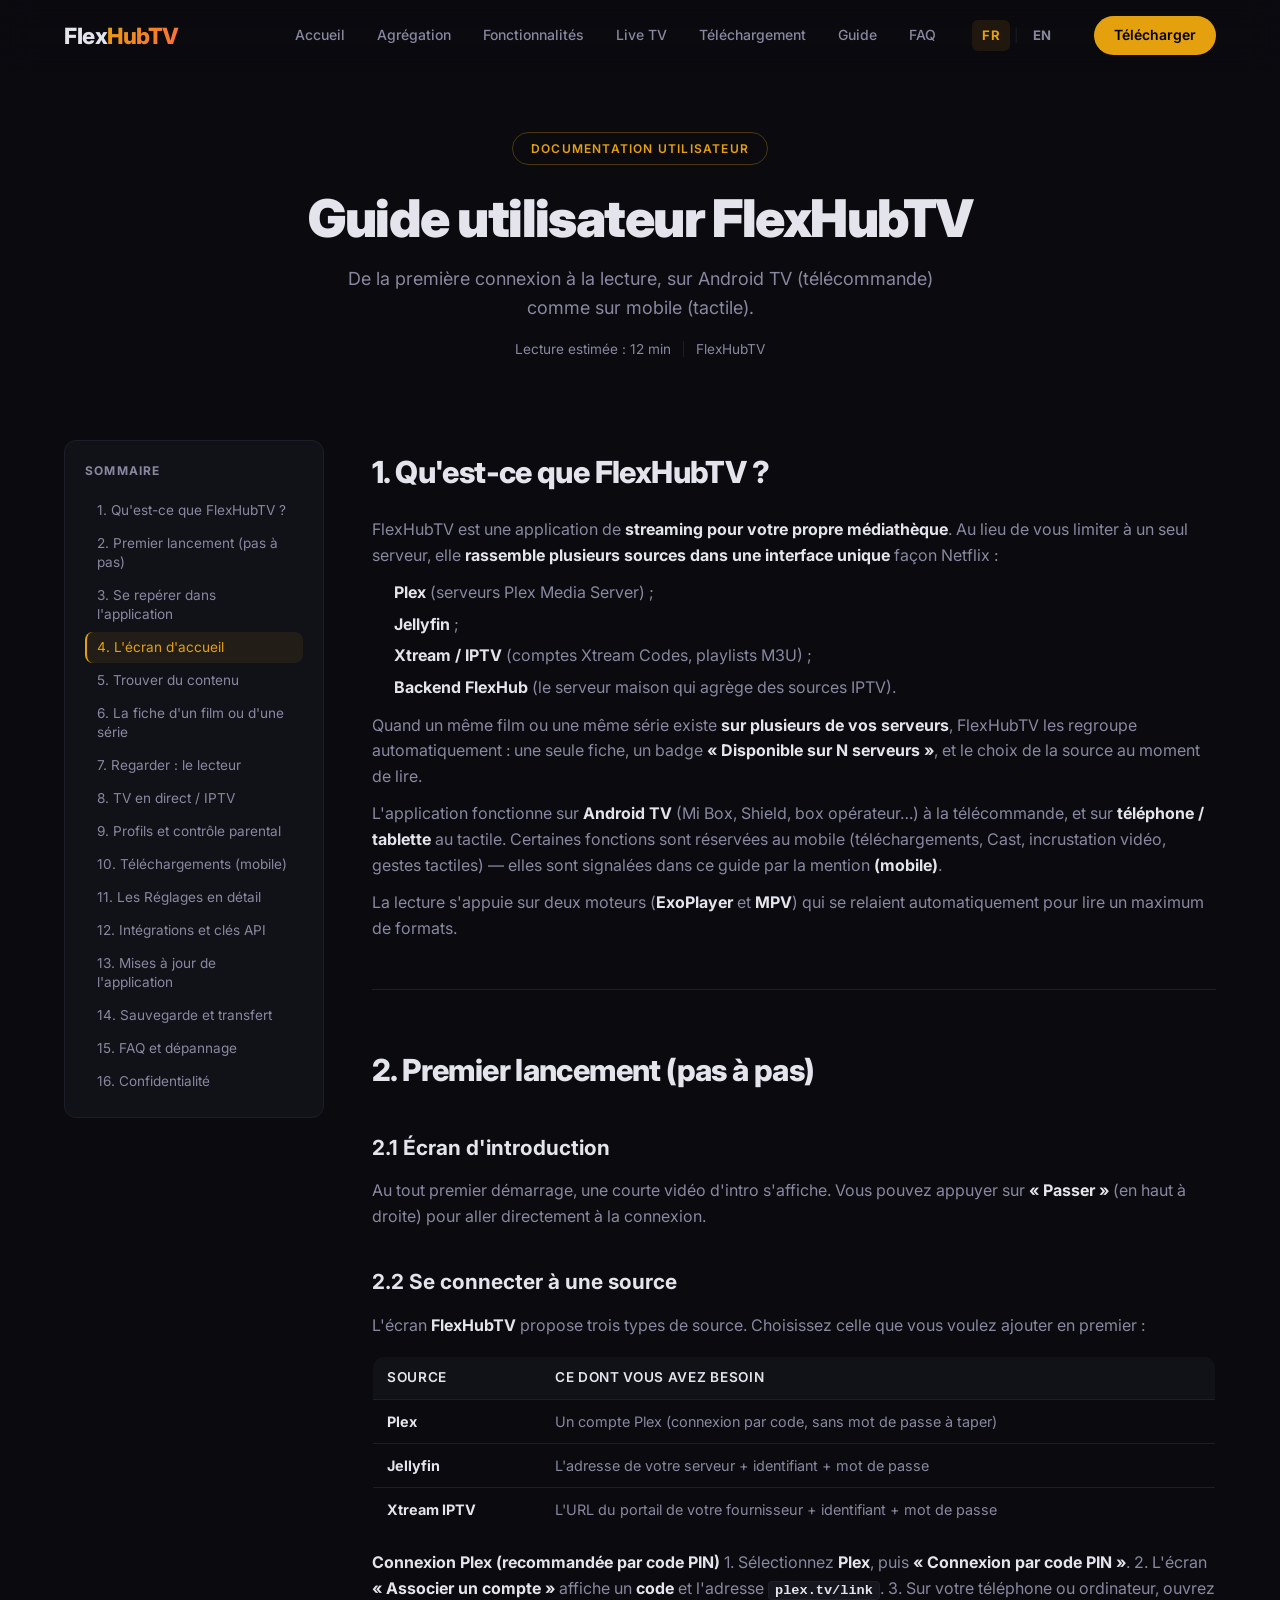
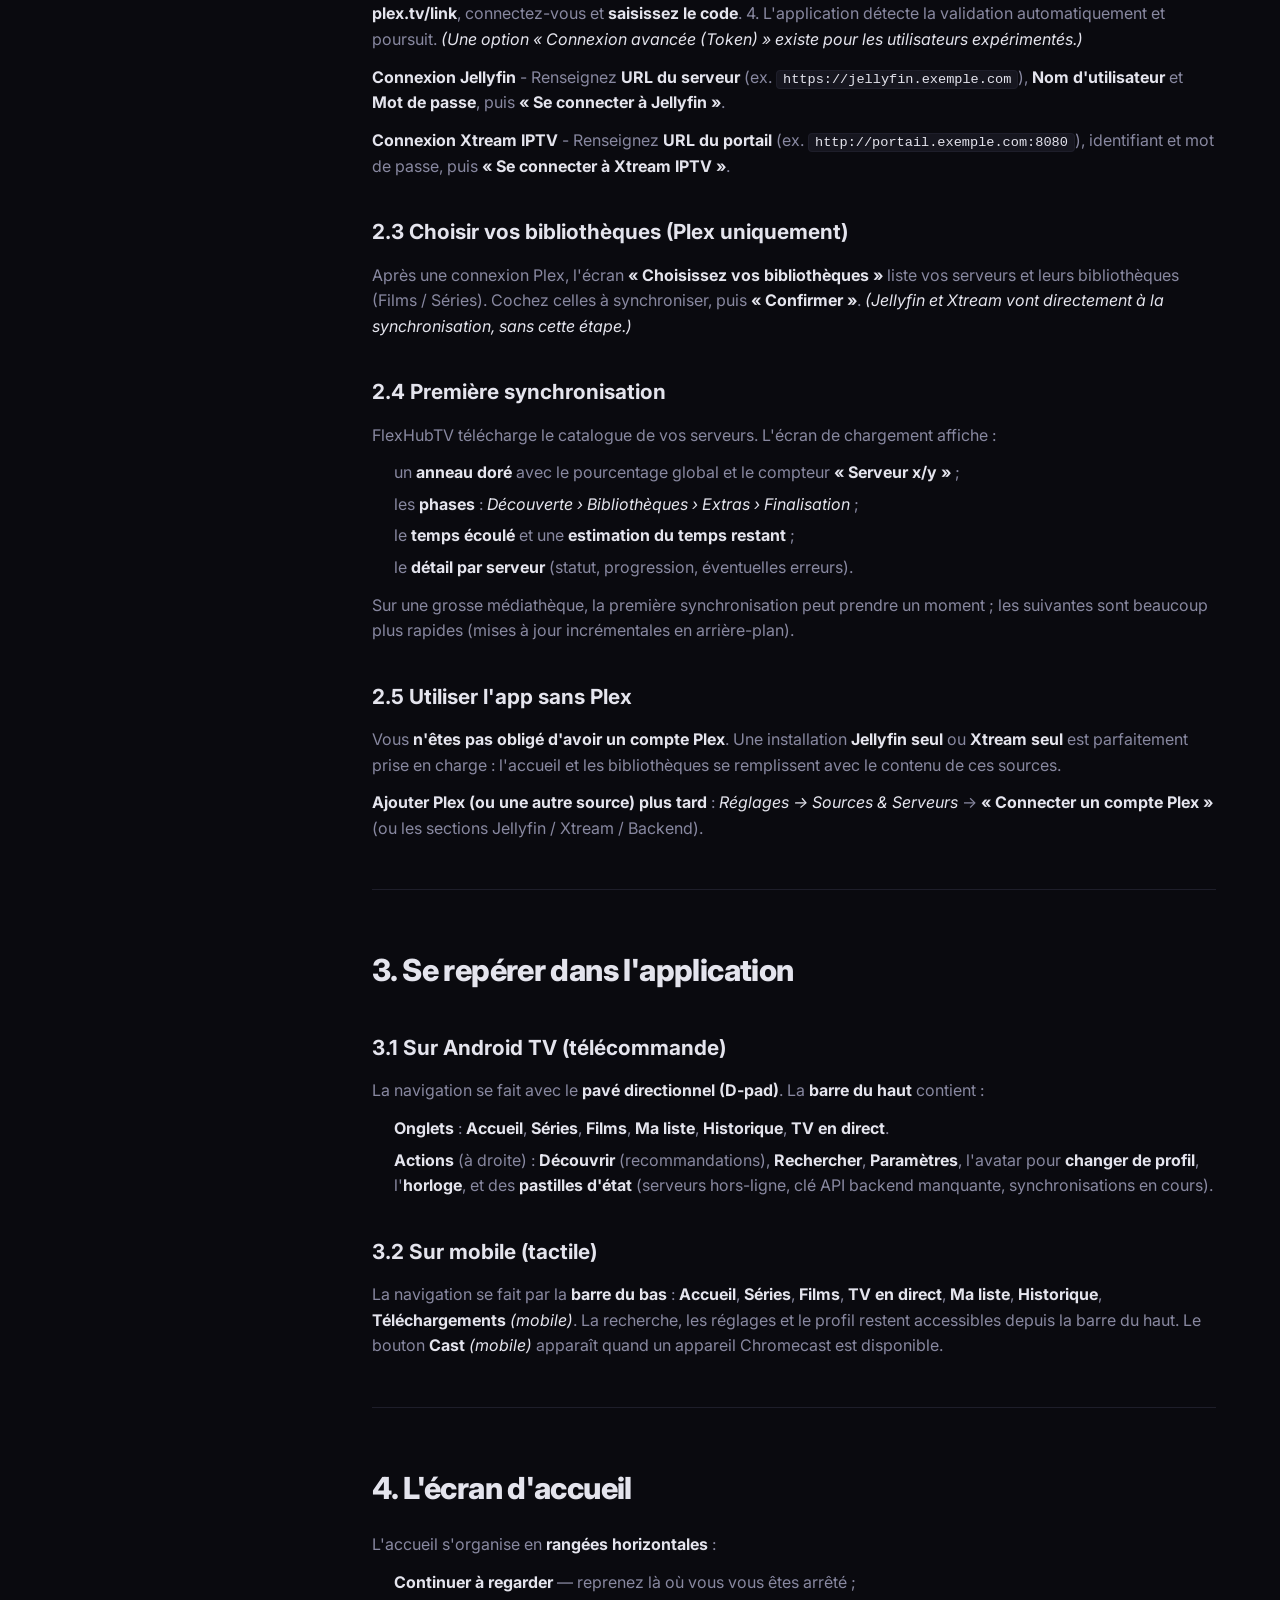
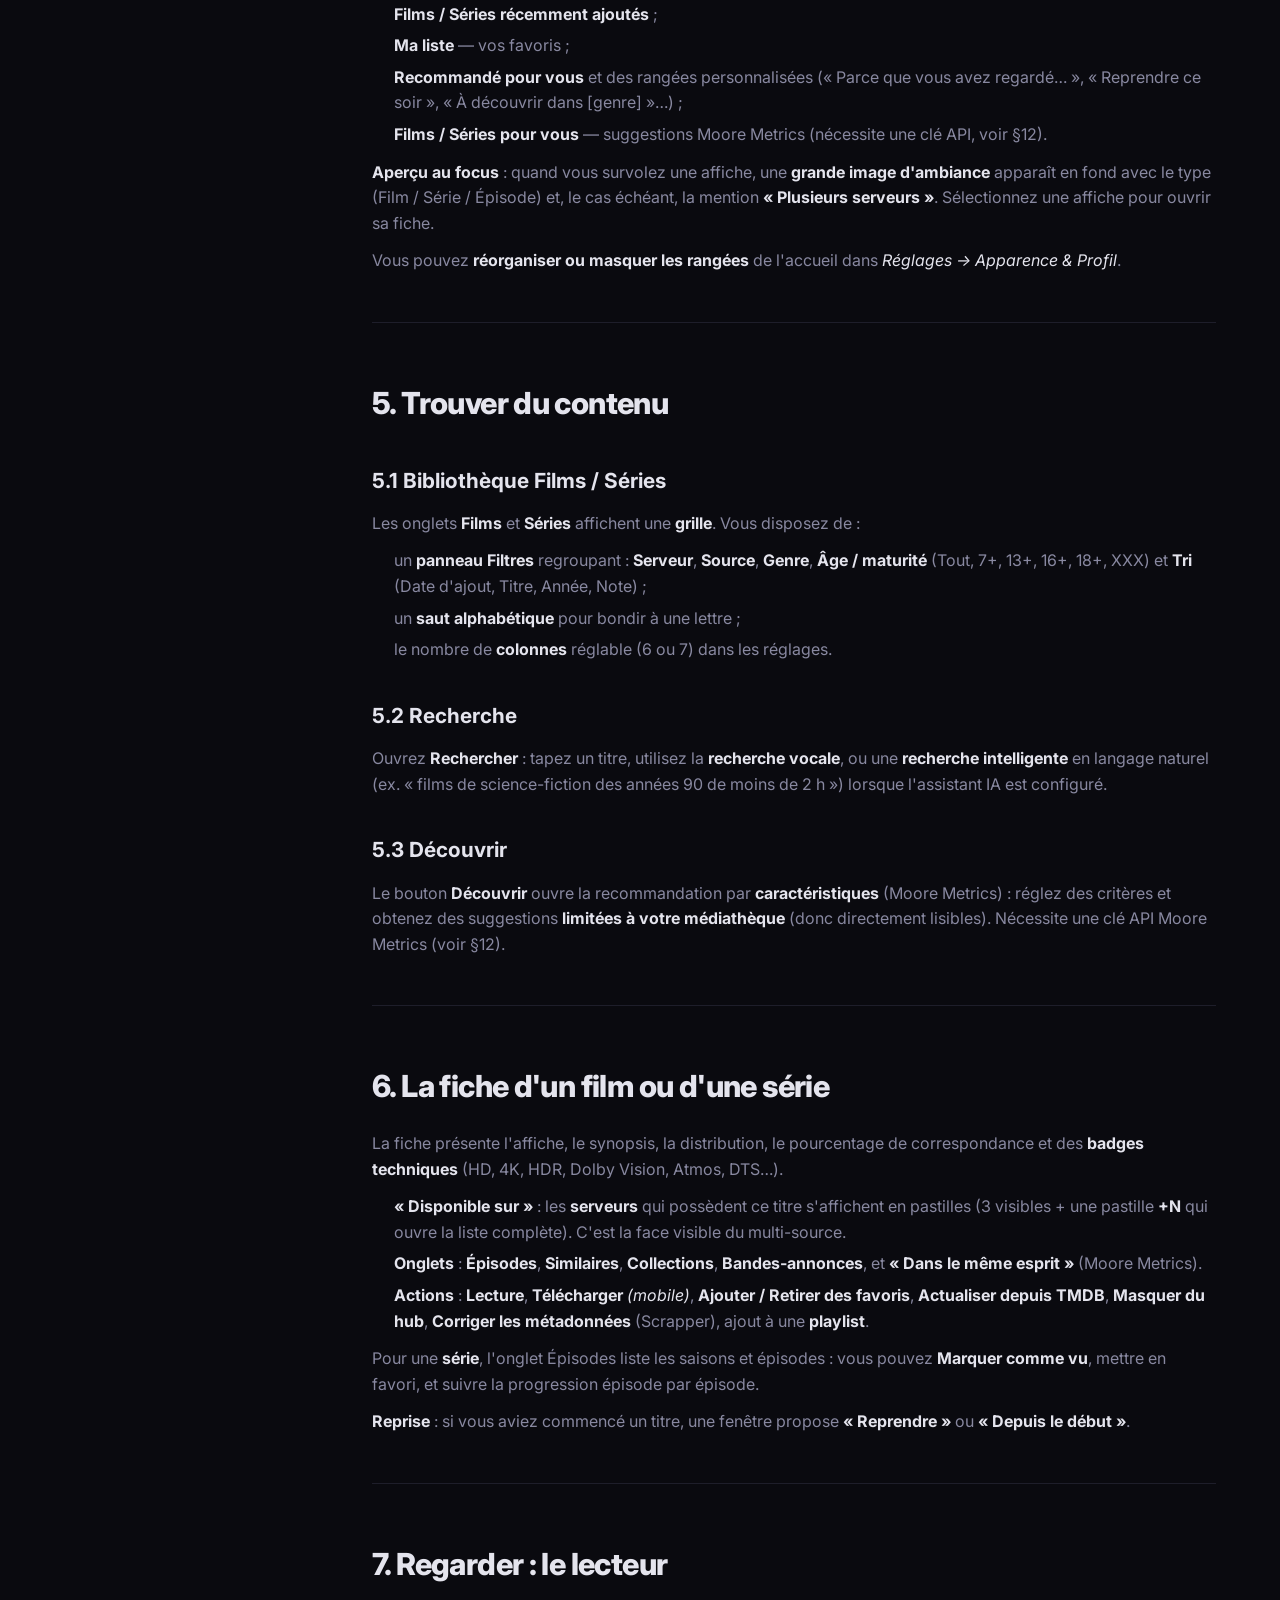
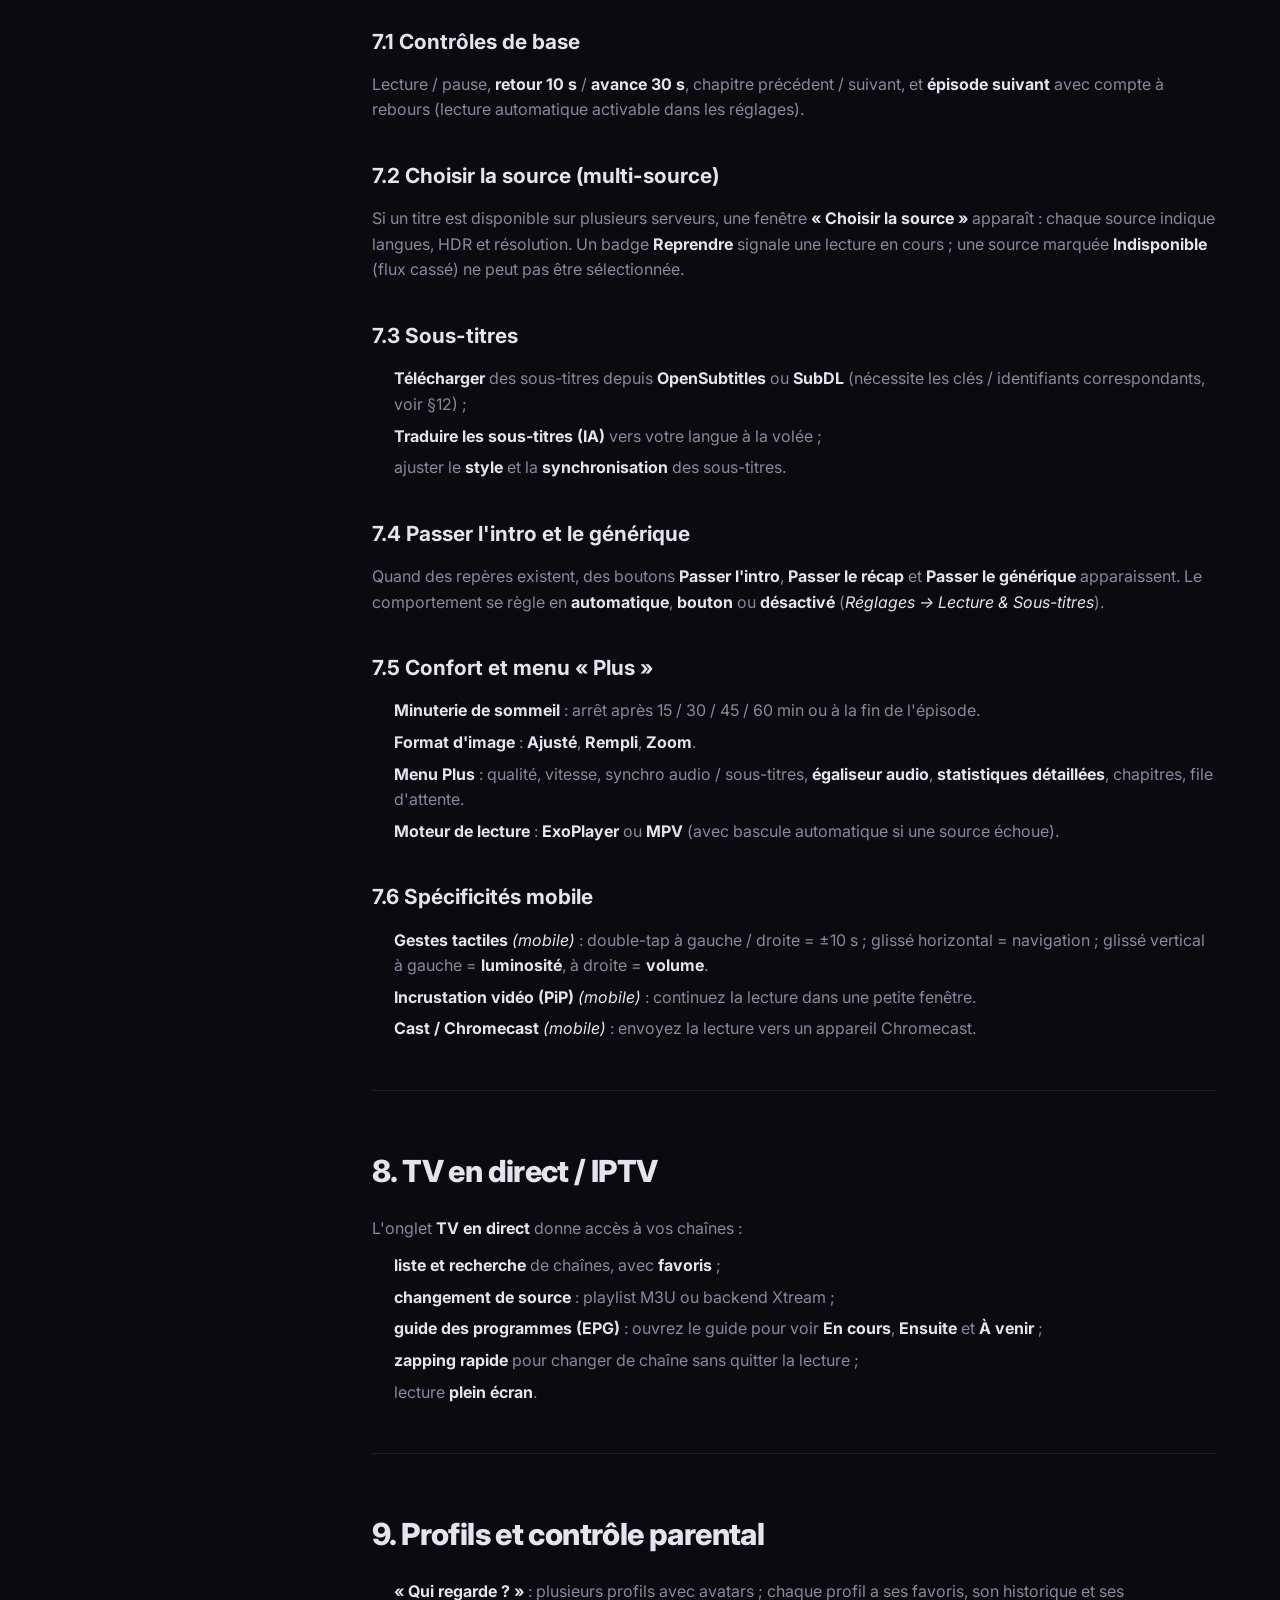
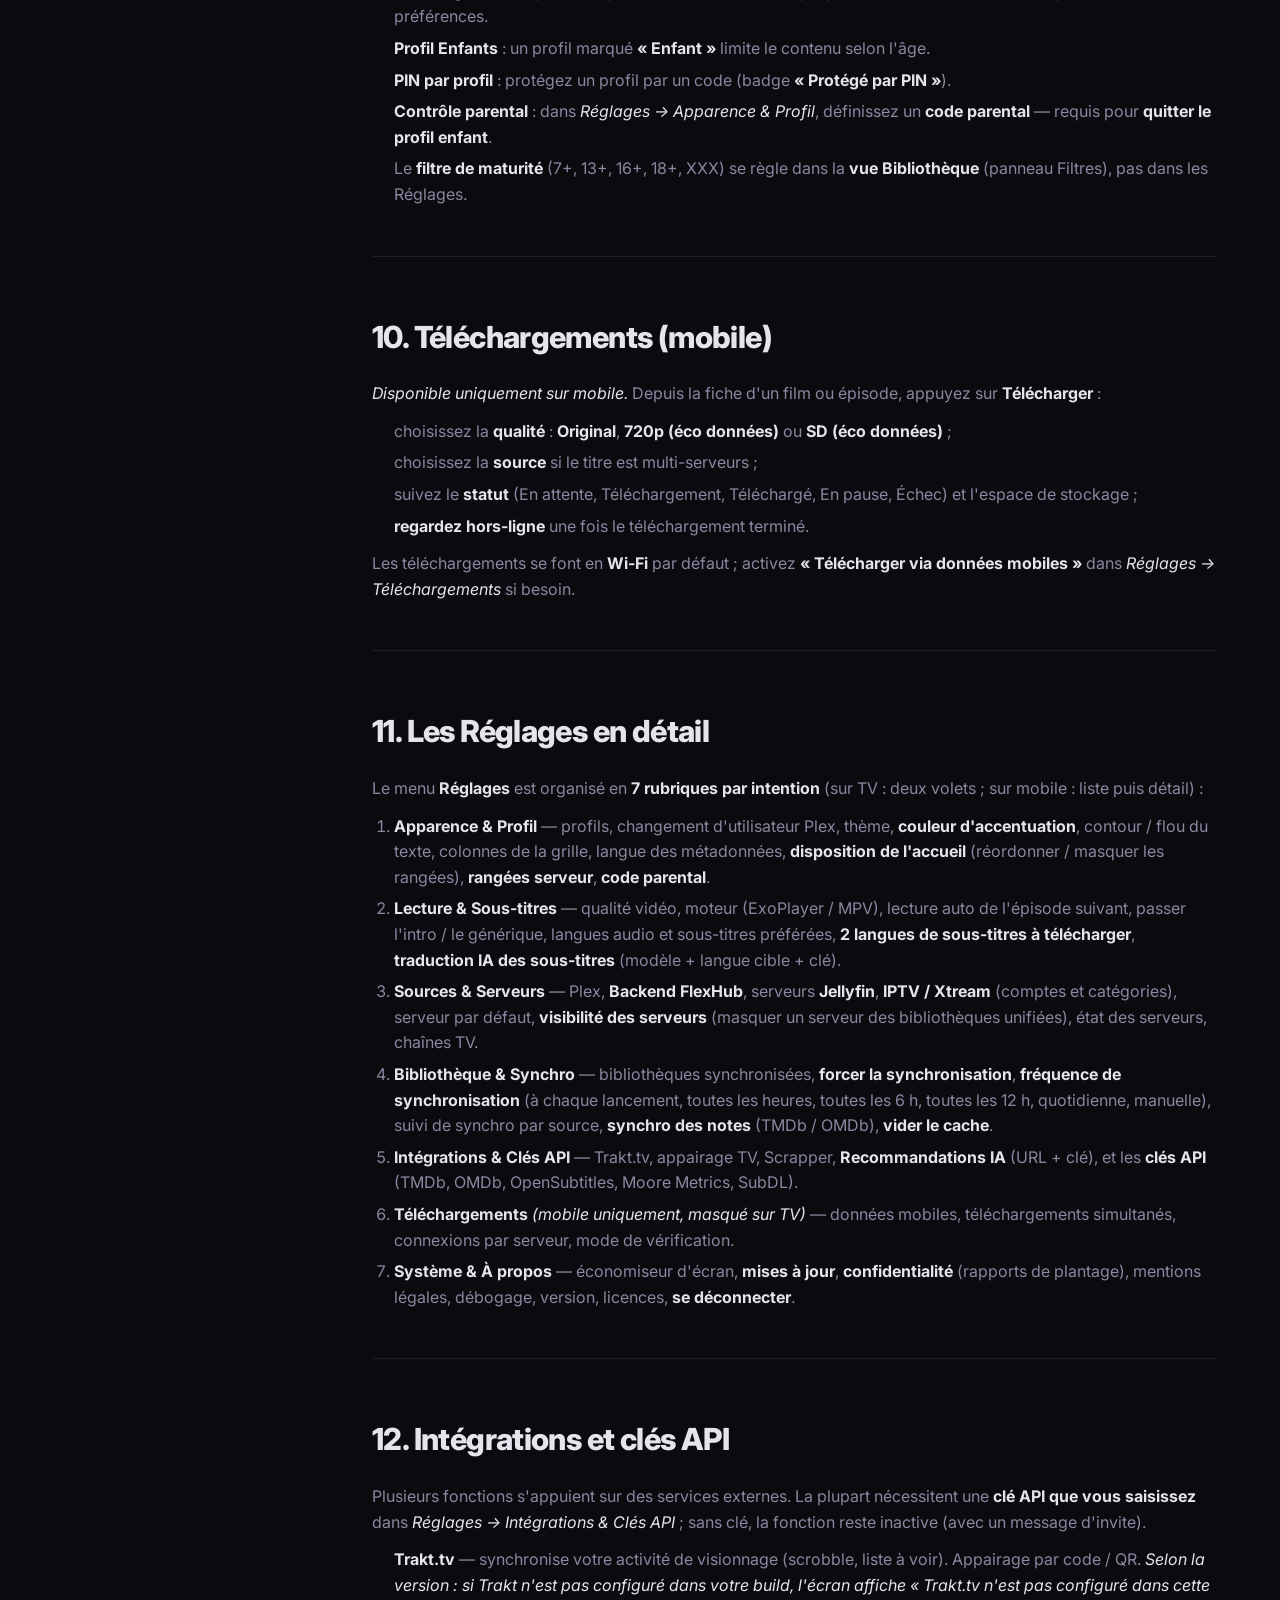
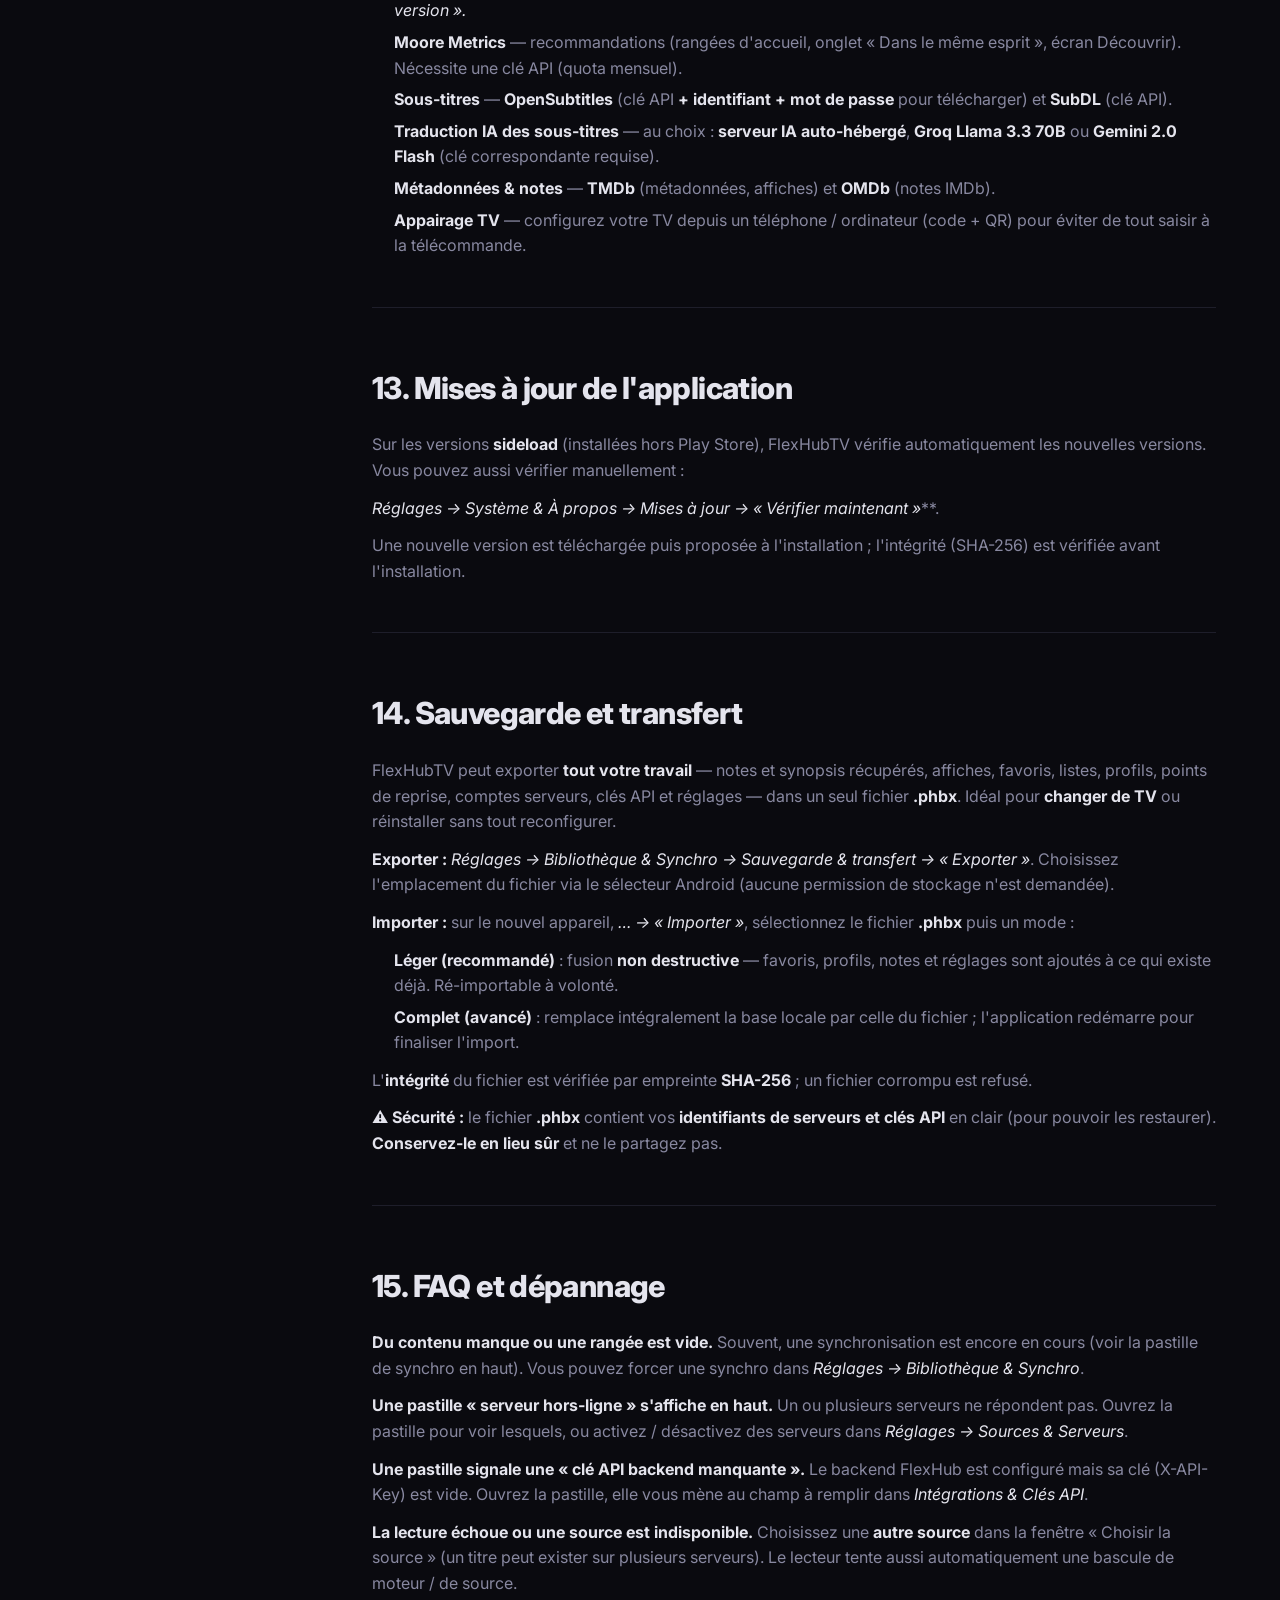
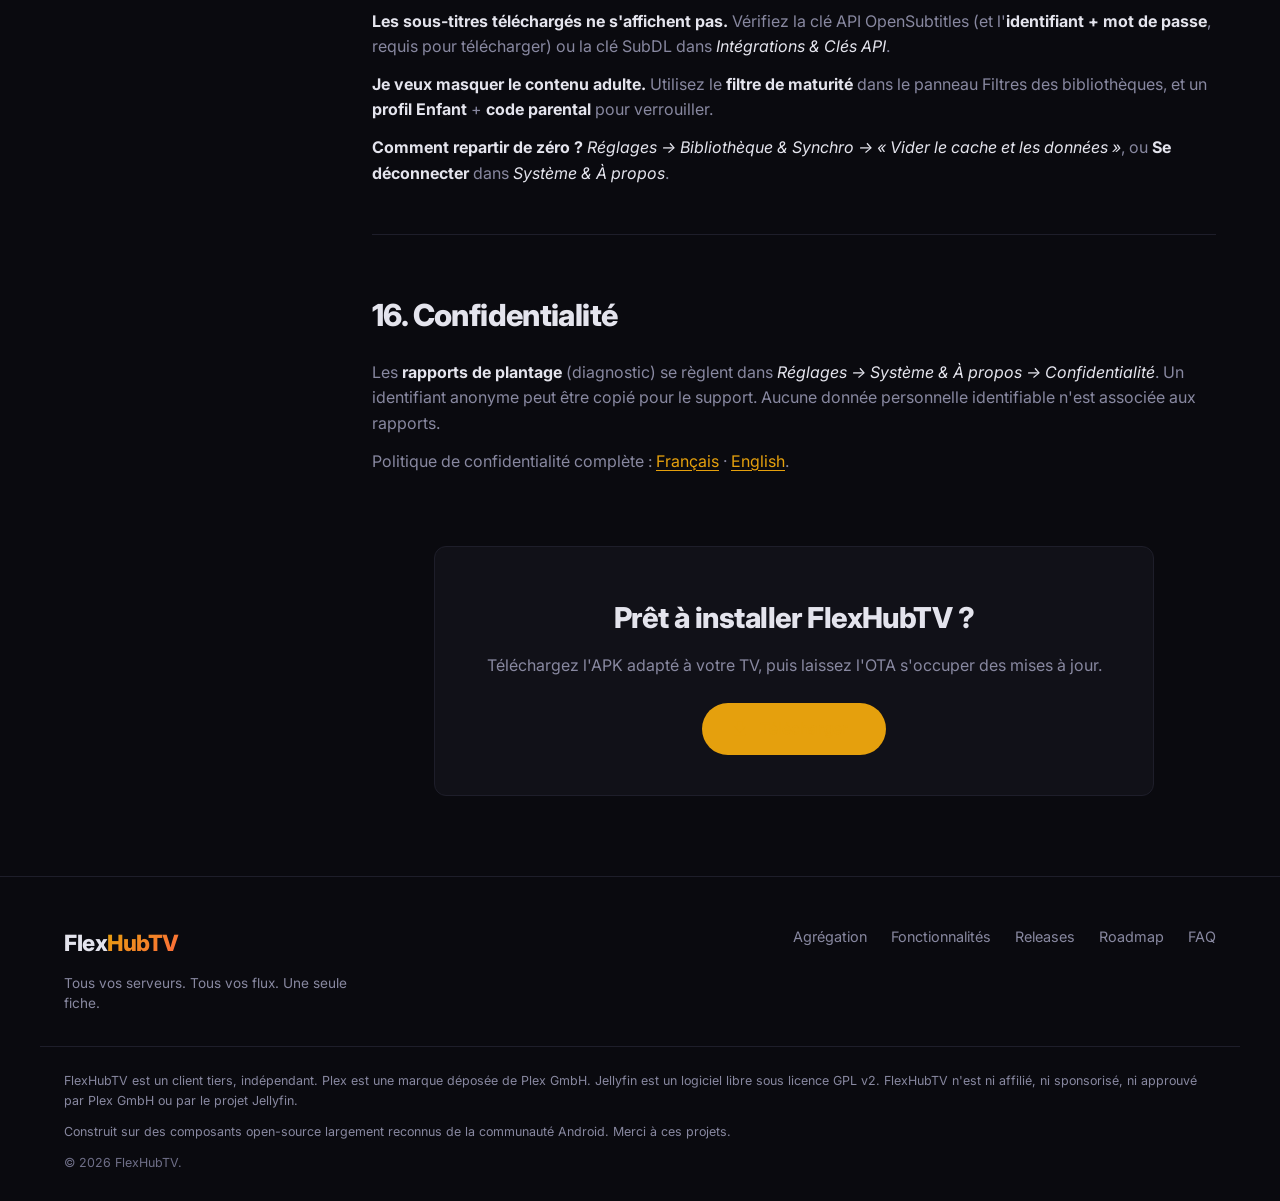
<file: guide.html>
<!DOCTYPE html>
<html lang="fr">
<head>
  <meta charset="UTF-8">
  <meta name="viewport" content="width=device-width, initial-scale=1.0">
  <title>Guide utilisateur FlexHubTV — Prise en main sur Android TV et mobile</title>

  <meta name="description" content="Guide utilisateur complet de FlexHubTV : première connexion, agrégation multi-source (Plex, Jellyfin, IPTV), lecteur, sous-titres IA, profils PIN, Live TV, téléchargements et réglages.">
  <meta name="author" content="FlexHubTV">
  <meta name="theme-color" content="#0a0a0f">
  <link rel="canonical" href="https://www.plexhubtv.uk/guide.html">
  <link rel="alternate" hreflang="fr" href="https://www.plexhubtv.uk/guide.html">
  <link rel="alternate" hreflang="en" href="https://www.plexhubtv.uk/en/guide.html">
  <link rel="alternate" hreflang="x-default" href="https://www.plexhubtv.uk/guide.html">

  <!-- Favicons -->
  <link rel="icon" type="image/svg+xml" href="/favicon.svg">
  <link rel="icon" type="image/png" sizes="32x32" href="/favicon-32x32.png">
  <link rel="icon" type="image/png" sizes="16x16" href="/favicon-16x16.png">
  <link rel="shortcut icon" href="/favicon.ico">
  <link rel="apple-touch-icon" sizes="180x180" href="/apple-touch-icon.png">
  <link rel="manifest" href="/site.webmanifest">

  <!-- Open Graph -->
  <meta property="og:type" content="article">
  <meta property="og:locale" content="fr_FR">
  <meta property="og:url" content="https://www.plexhubtv.uk/guide.html">
  <meta property="og:title" content="Guide utilisateur FlexHubTV">
  <meta property="og:description" content="Tout pour prendre en main FlexHubTV sur Android TV et mobile : connexion, agrégation, lecteur, Live TV, profils, sous-titres IA, réglages.">
  <meta property="og:site_name" content="FlexHubTV">
  <meta property="og:image" content="https://www.plexhubtv.uk/og-image.png">
  <meta property="og:image:width" content="1200">
  <meta property="og:image:height" content="630">
  <meta property="og:image:alt" content="FlexHubTV — Guide utilisateur">

  <!-- Twitter -->
  <meta name="twitter:card" content="summary_large_image">
  <meta name="twitter:title" content="Guide utilisateur FlexHubTV">
  <meta name="twitter:description" content="Tout pour prendre en main FlexHubTV sur Android TV et mobile : connexion, agrégation, lecteur, Live TV, profils, sous-titres IA, réglages.">
  <meta name="twitter:image" content="https://www.plexhubtv.uk/og-image.png">

  <link rel="preconnect" href="https://fonts.googleapis.com">
  <link rel="preconnect" href="https://fonts.gstatic.com" crossorigin>
  <link href="https://fonts.googleapis.com/css2?family=Inter:wght@400;500;600;700;800;900&display=swap" rel="stylesheet">
  <link rel="stylesheet" href="style.css">
  <style>
    /* Guide-specific layout */
    .guide-shell { padding-top: calc(var(--header-height) + 40px); padding-bottom: 80px; }
    .guide-hero { text-align: center; padding: 20px 24px 40px; max-width: 800px; margin: 0 auto; }
    .guide-hero__badge {
      display: inline-block; font-size: .75rem; font-weight: 600; text-transform: uppercase;
      letter-spacing: 0.1em; color: var(--color-accent);
      border: 1px solid rgba(229,160,13,.3); padding: 6px 18px; border-radius: 100px; margin-bottom: 24px;
    }
    .guide-hero__title { font-size: clamp(2rem, 5vw, 3.25rem); font-weight: 900; line-height: 1.15;
      letter-spacing: -0.03em; margin-bottom: 16px; }
    .guide-hero__subtitle { font-size: clamp(1rem, 1.5vw, 1.125rem); color: var(--color-text-dim);
      max-width: 640px; margin: 0 auto 16px; }
    .guide-hero__meta { font-size: .85rem; color: var(--color-text-dim); }
    .guide-hero__meta span + span { margin-left: 12px; padding-left: 12px; border-left: 1px solid var(--color-border); }

    .guide-layout {
      display: grid; grid-template-columns: 260px 1fr; gap: 48px;
      max-width: var(--max-width); margin: 40px auto 0; padding: 0 24px;
    }
    .guide-toc {
      position: sticky; top: calc(var(--header-height) + 24px);
      align-self: start; max-height: calc(100vh - var(--header-height) - 48px); overflow-y: auto;
      padding: 20px; border: 1px solid var(--color-border); border-radius: var(--radius);
      background: var(--color-bg-alt);
    }
    .guide-toc__title { font-size: .75rem; font-weight: 700; text-transform: uppercase;
      letter-spacing: 0.1em; color: var(--color-text-dim); margin-bottom: 14px; }
    .guide-toc__list { display: flex; flex-direction: column; gap: 2px; }
    .guide-toc__link { display: block; padding: 6px 10px; font-size: .85rem; color: var(--color-text-dim);
      border-radius: var(--radius-sm); line-height: 1.4; border-left: 2px solid transparent; }
    .guide-toc__link:hover { color: var(--color-text); background: rgba(255,255,255,.03); }
    .guide-toc__link--active { color: var(--color-accent); border-left-color: var(--color-accent);
      background: rgba(229,160,13,.08); }

    .guide-article { min-width: 0; }
    .guide-article h2 {
      font-size: clamp(1.5rem, 2.5vw, 1.9rem); font-weight: 800; letter-spacing: -0.02em;
      margin: 56px 0 20px; scroll-margin-top: calc(var(--header-height) + 16px);
    }
    .guide-article h2:first-child { margin-top: 8px; }
    .guide-article h3 {
      font-size: clamp(1.15rem, 1.8vw, 1.3rem); font-weight: 700; color: var(--color-text);
      margin: 36px 0 14px; scroll-margin-top: calc(var(--header-height) + 16px);
    }
    .guide-article p { color: var(--color-text-dim); margin: 12px 0; }
    .guide-article strong { color: var(--color-text); font-weight: 700; }
    .guide-article em { color: var(--color-text); }
    .guide-article ul, .guide-article ol { margin: 12px 0 12px 22px; color: var(--color-text-dim); }
    .guide-article li { margin: 6px 0; }
    .guide-article li > strong:first-child { color: var(--color-text); }
    .guide-article a { color: var(--color-accent); text-decoration: underline; text-underline-offset: 3px;
      text-decoration-thickness: 1px; }
    .guide-article a:hover { color: var(--color-cta-hover); }
    .guide-article code {
      font-family: ui-monospace, "SF Mono", Menlo, Consolas, monospace; font-size: .85em;
      background: var(--color-surface); border: 1px solid var(--color-border);
      padding: 1px 6px; border-radius: 4px; color: var(--color-text);
    }
    .guide-article pre {
      background: var(--color-surface); border: 1px solid var(--color-border);
      padding: 16px 18px; border-radius: var(--radius); overflow-x: auto; margin: 16px 0; font-size: .85rem;
    }
    .guide-article pre code { background: none; border: none; padding: 0; }
    .guide-article hr { border: none; height: 1px; background: var(--color-border); margin: 48px 0; }
    .guide-article blockquote {
      border-left: 3px solid var(--color-accent); background: rgba(229,160,13,.06);
      padding: 12px 18px; margin: 16px 0; border-radius: 0 var(--radius-sm) var(--radius-sm) 0;
      color: var(--color-text-dim);
    }
    .guide-article blockquote strong, .guide-article blockquote em { color: var(--color-text); }
    .guide-article table {
      width: 100%; border-collapse: collapse; margin: 18px 0; font-size: .9rem;
      border: 1px solid var(--color-border); border-radius: var(--radius); overflow: hidden;
    }
    .guide-article thead { background: var(--color-bg-alt); }
    .guide-article th, .guide-article td {
      padding: 10px 14px; text-align: left; border-bottom: 1px solid var(--color-border);
      color: var(--color-text-dim);
    }
    .guide-article th { color: var(--color-text); font-weight: 600; font-size: .85rem;
      text-transform: uppercase; letter-spacing: 0.05em; }
    .guide-article tr:last-child td { border-bottom: none; }
    .guide-article td strong { color: var(--color-text); }

    .guide-cta {
      margin: 72px auto 0; max-width: 720px; text-align: center;
      padding: 40px 24px; background: var(--color-bg-alt);
      border: 1px solid var(--color-border); border-radius: var(--radius);
    }
    .guide-cta h2 { font-size: clamp(1.4rem, 2.3vw, 1.8rem); font-weight: 800; margin-bottom: 12px; letter-spacing: -0.02em; }
    .guide-cta p { color: var(--color-text-dim); margin-bottom: 24px; }

    .guide-toc__toggle {
      display: none;
      background: var(--color-bg-alt); color: var(--color-text); border: 1px solid var(--color-border);
      padding: 10px 16px; border-radius: var(--radius-sm); font-family: var(--font); font-weight: 600;
      font-size: .9rem; cursor: pointer; width: 100%; text-align: left;
    }
    .guide-toc__toggle::after { content: "▾"; float: right; }

    .back-top {
      position: fixed; right: 20px; bottom: 20px; width: 44px; height: 44px; border-radius: 50%;
      background: var(--color-cta); color: #000; border: none; cursor: pointer;
      display: flex; align-items: center; justify-content: center;
      opacity: 0; pointer-events: none; transform: translateY(10px);
      transition: opacity var(--transition), transform var(--transition), background var(--transition);
      z-index: 900; box-shadow: 0 8px 24px rgba(0,0,0,.4);
    }
    .back-top--visible { opacity: 1; pointer-events: auto; transform: translateY(0); }
    .back-top:hover { background: var(--color-cta-hover); }
    .back-top svg { width: 20px; height: 20px; }

    @media (max-width: 1024px) {
      .guide-layout { grid-template-columns: 220px 1fr; gap: 32px; }
    }
    @media (max-width: 768px) {
      .guide-layout { grid-template-columns: 1fr; gap: 24px; }
      .guide-toc { position: static; max-height: none; padding: 12px; }
      .guide-toc__title { display: none; }
      .guide-toc__toggle { display: block; }
      .guide-toc__list { display: none; margin-top: 12px; }
      .guide-toc--open .guide-toc__list { display: flex; }
      .guide-shell { padding-top: calc(var(--header-height) + 24px); }
    }
</style>

  <!-- Structured data -->
  <script type="application/ld+json">
  {
    "@context": "https://schema.org",
    "@graph": [
      {
        "@type": "TechArticle",
        "headline": "Guide utilisateur FlexHubTV — Prise en main sur Android TV et mobile",
        "name": "Guide utilisateur FlexHubTV",
        "description": "Guide utilisateur complet de FlexHubTV : première connexion, agrégation multi-source (Plex, Jellyfin, IPTV), lecteur, sous-titres IA, profils PIN, Live TV, téléchargements et réglages.",
        "inLanguage": "fr",
        "datePublished": "2026-07-05",
        "dateModified": "2026-07-05",
        "url": "https://www.plexhubtv.uk/guide.html",
        "author": {
          "@type": "Person",
          "name": "Chakir Hamza Chahid"
        },
        "publisher": {
          "@type": "Organization",
          "name": "FlexHubTV",
          "url": "https://www.plexhubtv.uk/"
        },
        "image": "https://www.plexhubtv.uk/og-image.png",
        "about": {
          "@type": "SoftwareApplication",
          "name": "FlexHubTV",
          "operatingSystem": "Android TV 8.0+, Android 8.0+ (mobile)",
          "applicationCategory": "MultimediaApplication"
        }
      },
      {
        "@type": "BreadcrumbList",
        "itemListElement": [
          { "@type": "ListItem", "position": 1, "name": "Accueil", "item": "https://www.plexhubtv.uk/" },
          { "@type": "ListItem", "position": 2, "name": "Guide", "item": "https://www.plexhubtv.uk/guide.html" }
        ]
      }
    ]
  }
  </script>
</head>
<body>

  <!-- ========== HEADER ========== -->
  <header class="header" id="header">
    <div class="container header__inner">
      <a href="/" class="header__logo">Flex<span>HubTV</span></a>
      <nav class="header__nav" id="nav">
        <a href="/" class="header__link">Accueil</a>
        <a href="/#agregation" class="header__link">Agrégation</a>
        <a href="/#fonctionnalites" class="header__link">Fonctionnalités</a>
        <a href="/#live-tv" class="header__link">Live TV</a>
        <a href="/#telecharger" class="header__link">Téléchargement</a>
        <a href="/guide.html" class="header__link header__link--active">Guide</a>
        <a href="/#faq" class="header__link">FAQ</a>
        <div class="header__lang" role="group" aria-label="Choix de la langue">
          <a href="/guide.html" class="header__lang-item header__lang-item--active" lang="fr" aria-current="page">FR</a>
          <span class="header__lang-sep" aria-hidden="true">|</span>
          <a href="/en/guide.html" class="header__lang-item" lang="en" hreflang="en">EN</a>
        </div>
        <a href="/#telecharger" class="header__link header__link--cta">Télécharger</a>
      </nav>
      <button class="header__burger" id="burger" aria-label="Menu">
        <span></span><span></span><span></span>
      </button>
    </div>
  </header>

  <!-- ========== GUIDE ========== -->
  <main class="guide-shell">
    <div class="guide-hero">
      <p class="guide-hero__badge">Documentation utilisateur</p>
      <h1 class="guide-hero__title">Guide utilisateur FlexHubTV</h1>
      <p class="guide-hero__subtitle">De la première connexion à la lecture, sur Android TV (télécommande) comme sur mobile (tactile).</p>
      <p class="guide-hero__meta"><span>Lecture estimée : 12 min</span><span>FlexHubTV</span></p>
    </div>

    <div class="guide-layout">
      <aside class="guide-toc" id="guideToc" aria-label="Sommaire">
        <button class="guide-toc__toggle" id="tocToggle" aria-expanded="false">Sommaire</button>
        <p class="guide-toc__title">Sommaire</p>
        <div class="guide-toc__list" id="tocList"></div>
      </aside>

      <article class="guide-article" id="guideArticle">
<h2 id="1-quest-ce-que-plexhubtv">1. Qu'est-ce que FlexHubTV ?</h2>
<p>FlexHubTV est une application de <strong>streaming pour votre propre médiathèque</strong>. Au lieu de vous limiter à
un seul serveur, elle <strong>rassemble plusieurs sources dans une interface unique</strong> façon Netflix :</p>
<ul>
<li><strong>Plex</strong> (serveurs Plex Media Server) ;</li>
<li><strong>Jellyfin</strong> ;</li>
<li><strong>Xtream / IPTV</strong> (comptes Xtream Codes, playlists M3U) ;</li>
<li><strong>Backend FlexHub</strong> (le serveur maison qui agrège des sources IPTV).</li>
</ul>
<p>Quand un même film ou une même série existe <strong>sur plusieurs de vos serveurs</strong>, FlexHubTV les regroupe
automatiquement : une seule fiche, un badge <strong>« Disponible sur N serveurs »</strong>, et le choix de la source
au moment de lire.</p>
<p>L'application fonctionne sur <strong>Android TV</strong> (Mi Box, Shield, box opérateur…) à la télécommande, et sur
<strong>téléphone / tablette</strong> au tactile. Certaines fonctions sont réservées au mobile (téléchargements, Cast,
incrustation vidéo, gestes tactiles) — elles sont signalées dans ce guide par la mention <strong>(mobile)</strong>.</p>
<p>La lecture s'appuie sur deux moteurs (<strong>ExoPlayer</strong> et <strong>MPV</strong>) qui se relaient automatiquement pour lire
un maximum de formats.</p>
<hr />
<h2 id="2-premier-lancement-pas-à-pas">2. Premier lancement (pas à pas)</h2>
<h3 id="21-écran-dintroduction">2.1 Écran d'introduction</h3>
<p>Au tout premier démarrage, une courte vidéo d'intro s'affiche. Vous pouvez appuyer sur <strong>« Passer »</strong>
(en haut à droite) pour aller directement à la connexion.</p>
<h3 id="22-se-connecter-à-une-source">2.2 Se connecter à une source</h3>
<p>L'écran <strong>FlexHubTV</strong> propose trois types de source. Choisissez celle que vous voulez ajouter en premier :</p>
<table>
<thead>
<tr>
<th>Source</th>
<th>Ce dont vous avez besoin</th>
</tr>
</thead>
<tbody>
<tr>
<td><strong>Plex</strong></td>
<td>Un compte Plex (connexion par code, sans mot de passe à taper)</td>
</tr>
<tr>
<td><strong>Jellyfin</strong></td>
<td>L'adresse de votre serveur + identifiant + mot de passe</td>
</tr>
<tr>
<td><strong>Xtream IPTV</strong></td>
<td>L'URL du portail de votre fournisseur + identifiant + mot de passe</td>
</tr>
</tbody>
</table>
<p><strong>Connexion Plex (recommandée par code PIN)</strong>
1. Sélectionnez <strong>Plex</strong>, puis <strong>« Connexion par code PIN »</strong>.
2. L'écran <strong>« Associer un compte »</strong> affiche un <strong>code</strong> et l'adresse <strong><code>plex.tv/link</code></strong>.
3. Sur votre téléphone ou ordinateur, ouvrez <strong>plex.tv/link</strong>, connectez-vous et <strong>saisissez le code</strong>.
4. L'application détecte la validation automatiquement et poursuit.
   <em>(Une option « Connexion avancée (Token) » existe pour les utilisateurs expérimentés.)</em></p>
<p><strong>Connexion Jellyfin</strong>
- Renseignez <strong>URL du serveur</strong> (ex. <code>https://jellyfin.exemple.com</code>), <strong>Nom d'utilisateur</strong> et
  <strong>Mot de passe</strong>, puis <strong>« Se connecter à Jellyfin »</strong>.</p>
<p><strong>Connexion Xtream IPTV</strong>
- Renseignez <strong>URL du portail</strong> (ex. <code>http://portail.exemple.com:8080</code>), identifiant et mot de passe,
  puis <strong>« Se connecter à Xtream IPTV »</strong>.</p>
<h3 id="23-choisir-vos-bibliothèques-plex-uniquement">2.3 Choisir vos bibliothèques (Plex uniquement)</h3>
<p>Après une connexion Plex, l'écran <strong>« Choisissez vos bibliothèques »</strong> liste vos serveurs et leurs
bibliothèques (Films / Séries). Cochez celles à synchroniser, puis <strong>« Confirmer »</strong>.
<em>(Jellyfin et Xtream vont directement à la synchronisation, sans cette étape.)</em></p>
<h3 id="24-première-synchronisation">2.4 Première synchronisation</h3>
<p>FlexHubTV télécharge le catalogue de vos serveurs. L'écran de chargement affiche :</p>
<ul>
<li>un <strong>anneau doré</strong> avec le pourcentage global et le compteur <strong>« Serveur x/y »</strong> ;</li>
<li>les <strong>phases</strong> : <em>Découverte › Bibliothèques › Extras › Finalisation</em> ;</li>
<li>le <strong>temps écoulé</strong> et une <strong>estimation du temps restant</strong> ;</li>
<li>le <strong>détail par serveur</strong> (statut, progression, éventuelles erreurs).</li>
</ul>
<p>Sur une grosse médiathèque, la première synchronisation peut prendre un moment ; les suivantes sont
beaucoup plus rapides (mises à jour incrémentales en arrière-plan).</p>
<h3 id="25-utiliser-lapp-sans-plex">2.5 Utiliser l'app sans Plex</h3>
<p>Vous <strong>n'êtes pas obligé d'avoir un compte Plex</strong>. Une installation <strong>Jellyfin seul</strong> ou <strong>Xtream seul</strong>
est parfaitement prise en charge : l'accueil et les bibliothèques se remplissent avec le contenu de ces
sources.</p>
<p><strong>Ajouter Plex (ou une autre source) plus tard</strong> : <em>Réglages → Sources &amp; Serveurs</em> →
<strong>« Connecter un compte Plex »</strong> (ou les sections Jellyfin / Xtream / Backend).</p>
<hr />
<h2 id="3-se-repérer-dans-lapplication">3. Se repérer dans l'application</h2>
<h3 id="31-sur-android-tv-télécommande">3.1 Sur Android TV (télécommande)</h3>
<p>La navigation se fait avec le <strong>pavé directionnel (D-pad)</strong>. La <strong>barre du haut</strong> contient :</p>
<ul>
<li><strong>Onglets</strong> : <strong>Accueil</strong>, <strong>Séries</strong>, <strong>Films</strong>, <strong>Ma liste</strong>, <strong>Historique</strong>, <strong>TV en direct</strong>.</li>
<li><strong>Actions</strong> (à droite) : <strong>Découvrir</strong> (recommandations), <strong>Rechercher</strong>, <strong>Paramètres</strong>,
  l'avatar pour <strong>changer de profil</strong>, l'<strong>horloge</strong>, et des <strong>pastilles d'état</strong> (serveurs hors-ligne,
  clé API backend manquante, synchronisations en cours).</li>
</ul>
<h3 id="32-sur-mobile-tactile">3.2 Sur mobile (tactile)</h3>
<p>La navigation se fait par la <strong>barre du bas</strong> : <strong>Accueil</strong>, <strong>Séries</strong>, <strong>Films</strong>, <strong>TV en direct</strong>,
<strong>Ma liste</strong>, <strong>Historique</strong>, <strong>Téléchargements</strong> <em>(mobile)</em>. La recherche, les réglages et le profil
restent accessibles depuis la barre du haut. Le bouton <strong>Cast</strong> <em>(mobile)</em> apparaît quand un appareil
Chromecast est disponible.</p>
<hr />
<h2 id="4-lécran-daccueil">4. L'écran d'accueil</h2>
<p>L'accueil s'organise en <strong>rangées horizontales</strong> :</p>
<ul>
<li><strong>Continuer à regarder</strong> — reprenez là où vous vous êtes arrêté ;</li>
<li><strong>Films / Séries récemment ajoutés</strong> ;</li>
<li><strong>Ma liste</strong> — vos favoris ;</li>
<li><strong>Recommandé pour vous</strong> et des rangées personnalisées (« Parce que vous avez regardé… »,
  « Reprendre ce soir », « À découvrir dans [genre] »…) ;</li>
<li><strong>Films / Séries pour vous</strong> — suggestions Moore Metrics (nécessite une clé API, voir §12).</li>
</ul>
<p><strong>Aperçu au focus</strong> : quand vous survolez une affiche, une <strong>grande image d'ambiance</strong> apparaît en fond
avec le type (Film / Série / Épisode) et, le cas échéant, la mention <strong>« Plusieurs serveurs »</strong>.
Sélectionnez une affiche pour ouvrir sa fiche.</p>
<p>Vous pouvez <strong>réorganiser ou masquer les rangées</strong> de l'accueil dans <em>Réglages → Apparence &amp; Profil</em>.</p>
<hr />
<h2 id="5-trouver-du-contenu">5. Trouver du contenu</h2>
<h3 id="51-bibliothèque-films--séries">5.1 Bibliothèque Films / Séries</h3>
<p>Les onglets <strong>Films</strong> et <strong>Séries</strong> affichent une <strong>grille</strong>. Vous disposez de :</p>
<ul>
<li>un <strong>panneau Filtres</strong> regroupant : <strong>Serveur</strong>, <strong>Source</strong>, <strong>Genre</strong>, <strong>Âge / maturité</strong>
  (Tout, 7+, 13+, 16+, 18+, XXX) et <strong>Tri</strong> (Date d'ajout, Titre, Année, Note) ;</li>
<li>un <strong>saut alphabétique</strong> pour bondir à une lettre ;</li>
<li>le nombre de <strong>colonnes</strong> réglable (6 ou 7) dans les réglages.</li>
</ul>
<h3 id="52-recherche">5.2 Recherche</h3>
<p>Ouvrez <strong>Rechercher</strong> : tapez un titre, utilisez la <strong>recherche vocale</strong>, ou une <strong>recherche
intelligente</strong> en langage naturel (ex. « films de science-fiction des années 90 de moins de 2 h »)
lorsque l'assistant IA est configuré.</p>
<h3 id="53-découvrir">5.3 Découvrir</h3>
<p>Le bouton <strong>Découvrir</strong> ouvre la recommandation par <strong>caractéristiques</strong> (Moore Metrics) : réglez des
critères et obtenez des suggestions <strong>limitées à votre médiathèque</strong> (donc directement lisibles).
Nécessite une clé API Moore Metrics (voir §12).</p>
<hr />
<h2 id="6-la-fiche-dun-film-ou-dune-série">6. La fiche d'un film ou d'une série</h2>
<p>La fiche présente l'affiche, le synopsis, la distribution, le pourcentage de correspondance et des
<strong>badges techniques</strong> (HD, 4K, HDR, Dolby Vision, Atmos, DTS…).</p>
<ul>
<li><strong>« Disponible sur »</strong> : les <strong>serveurs</strong> qui possèdent ce titre s'affichent en pastilles (3 visibles +
  une pastille <strong>+N</strong> qui ouvre la liste complète). C'est la face visible du multi-source.</li>
<li><strong>Onglets</strong> : <strong>Épisodes</strong>, <strong>Similaires</strong>, <strong>Collections</strong>, <strong>Bandes-annonces</strong>, et
  <strong>« Dans le même esprit »</strong> (Moore Metrics).</li>
<li><strong>Actions</strong> : <strong>Lecture</strong>, <strong>Télécharger</strong> <em>(mobile)</em>, <strong>Ajouter / Retirer des favoris</strong>,
  <strong>Actualiser depuis TMDB</strong>, <strong>Masquer du hub</strong>, <strong>Corriger les métadonnées</strong> (Scrapper),
  ajout à une <strong>playlist</strong>.</li>
</ul>
<p>Pour une <strong>série</strong>, l'onglet Épisodes liste les saisons et épisodes : vous pouvez <strong>Marquer comme vu</strong>,
mettre en favori, et suivre la progression épisode par épisode.</p>
<p><strong>Reprise</strong> : si vous aviez commencé un titre, une fenêtre propose <strong>« Reprendre »</strong> ou
<strong>« Depuis le début »</strong>.</p>
<hr />
<h2 id="7-regarder--le-lecteur">7. Regarder : le lecteur</h2>
<h3 id="71-contrôles-de-base">7.1 Contrôles de base</h3>
<p>Lecture / pause, <strong>retour 10 s</strong> / <strong>avance 30 s</strong>, chapitre précédent / suivant, et <strong>épisode suivant</strong>
avec compte à rebours (lecture automatique activable dans les réglages).</p>
<h3 id="72-choisir-la-source-multi-source">7.2 Choisir la source (multi-source)</h3>
<p>Si un titre est disponible sur plusieurs serveurs, une fenêtre <strong>« Choisir la source »</strong> apparaît :
chaque source indique langues, HDR et résolution. Un badge <strong>Reprendre</strong> signale une lecture en cours ;
une source marquée <strong>Indisponible</strong> (flux cassé) ne peut pas être sélectionnée.</p>
<h3 id="73-sous-titres">7.3 Sous-titres</h3>
<ul>
<li><strong>Télécharger</strong> des sous-titres depuis <strong>OpenSubtitles</strong> ou <strong>SubDL</strong> (nécessite les clés / identifiants
  correspondants, voir §12) ;</li>
<li><strong>Traduire les sous-titres (IA)</strong> vers votre langue à la volée ;</li>
<li>ajuster le <strong>style</strong> et la <strong>synchronisation</strong> des sous-titres.</li>
</ul>
<h3 id="74-passer-lintro-et-le-générique">7.4 Passer l'intro et le générique</h3>
<p>Quand des repères existent, des boutons <strong>Passer l'intro</strong>, <strong>Passer le récap</strong> et <strong>Passer le générique</strong>
apparaissent. Le comportement se règle en <strong>automatique</strong>, <strong>bouton</strong> ou <strong>désactivé</strong>
(<em>Réglages → Lecture &amp; Sous-titres</em>).</p>
<h3 id="75-confort-et-menu--plus">7.5 Confort et menu « Plus »</h3>
<ul>
<li><strong>Minuterie de sommeil</strong> : arrêt après 15 / 30 / 45 / 60 min ou à la fin de l'épisode.</li>
<li><strong>Format d'image</strong> : <strong>Ajusté</strong>, <strong>Rempli</strong>, <strong>Zoom</strong>.</li>
<li><strong>Menu Plus</strong> : qualité, vitesse, synchro audio / sous-titres, <strong>égaliseur audio</strong>, <strong>statistiques
  détaillées</strong>, chapitres, file d'attente.</li>
<li><strong>Moteur de lecture</strong> : <strong>ExoPlayer</strong> ou <strong>MPV</strong> (avec bascule automatique si une source échoue).</li>
</ul>
<h3 id="76-spécificités-mobile">7.6 Spécificités mobile</h3>
<ul>
<li><strong>Gestes tactiles</strong> <em>(mobile)</em> : double-tap à gauche / droite = ±10 s ; glissé horizontal = navigation ;
  glissé vertical à gauche = <strong>luminosité</strong>, à droite = <strong>volume</strong>.</li>
<li><strong>Incrustation vidéo (PiP)</strong> <em>(mobile)</em> : continuez la lecture dans une petite fenêtre.</li>
<li><strong>Cast / Chromecast</strong> <em>(mobile)</em> : envoyez la lecture vers un appareil Chromecast.</li>
</ul>
<hr />
<h2 id="8-tv-en-direct--iptv">8. TV en direct / IPTV</h2>
<p>L'onglet <strong>TV en direct</strong> donne accès à vos chaînes :</p>
<ul>
<li><strong>liste et recherche</strong> de chaînes, avec <strong>favoris</strong> ;</li>
<li><strong>changement de source</strong> : playlist M3U ou backend Xtream ;</li>
<li><strong>guide des programmes (EPG)</strong> : ouvrez le guide pour voir <strong>En cours</strong>, <strong>Ensuite</strong> et <strong>À venir</strong> ;</li>
<li><strong>zapping rapide</strong> pour changer de chaîne sans quitter la lecture ;</li>
<li>lecture <strong>plein écran</strong>.</li>
</ul>
<hr />
<h2 id="9-profils-et-contrôle-parental">9. Profils et contrôle parental</h2>
<ul>
<li><strong>« Qui regarde ? »</strong> : plusieurs profils avec avatars ; chaque profil a ses favoris, son historique et
  ses préférences.</li>
<li><strong>Profil Enfants</strong> : un profil marqué <strong>« Enfant »</strong> limite le contenu selon l'âge.</li>
<li><strong>PIN par profil</strong> : protégez un profil par un code (badge <strong>« Protégé par PIN »</strong>).</li>
<li><strong>Contrôle parental</strong> : dans <em>Réglages → Apparence &amp; Profil</em>, définissez un <strong>code parental</strong> —
  requis pour <strong>quitter le profil enfant</strong>.</li>
<li>Le <strong>filtre de maturité</strong> (7+, 13+, 16+, 18+, XXX) se règle dans la <strong>vue Bibliothèque</strong>
  (panneau Filtres), pas dans les Réglages.</li>
</ul>
<hr />
<h2 id="10-téléchargements-mobile">10. Téléchargements (mobile)</h2>
<p><em>Disponible uniquement sur mobile.</em> Depuis la fiche d'un film ou épisode, appuyez sur <strong>Télécharger</strong> :</p>
<ul>
<li>choisissez la <strong>qualité</strong> : <strong>Original</strong>, <strong>720p (éco données)</strong> ou <strong>SD (éco données)</strong> ;</li>
<li>choisissez la <strong>source</strong> si le titre est multi-serveurs ;</li>
<li>suivez le <strong>statut</strong> (En attente, Téléchargement, Téléchargé, En pause, Échec) et l'espace de stockage ;</li>
<li><strong>regardez hors-ligne</strong> une fois le téléchargement terminé.</li>
</ul>
<p>Les téléchargements se font en <strong>Wi-Fi</strong> par défaut ; activez <strong>« Télécharger via données mobiles »</strong> dans
<em>Réglages → Téléchargements</em> si besoin.</p>
<hr />
<h2 id="11-les-réglages-en-détail">11. Les Réglages en détail</h2>
<p>Le menu <strong>Réglages</strong> est organisé en <strong>7 rubriques par intention</strong> (sur TV : deux volets ; sur mobile :
liste puis détail) :</p>
<ol>
<li><strong>Apparence &amp; Profil</strong> — profils, changement d'utilisateur Plex, thème, <strong>couleur d'accentuation</strong>,
   contour / flou du texte, colonnes de la grille, langue des métadonnées, <strong>disposition de l'accueil</strong>
   (réordonner / masquer les rangées), <strong>rangées serveur</strong>, <strong>code parental</strong>.</li>
<li><strong>Lecture &amp; Sous-titres</strong> — qualité vidéo, moteur (ExoPlayer / MPV), lecture auto de l'épisode suivant,
   passer l'intro / le générique, langues audio et sous-titres préférées, <strong>2 langues de sous-titres à
   télécharger</strong>, <strong>traduction IA des sous-titres</strong> (modèle + langue cible + clé).</li>
<li><strong>Sources &amp; Serveurs</strong> — Plex, <strong>Backend FlexHub</strong>, serveurs <strong>Jellyfin</strong>, <strong>IPTV / Xtream</strong> (comptes
   et catégories), serveur par défaut, <strong>visibilité des serveurs</strong> (masquer un serveur des bibliothèques
   unifiées), état des serveurs, chaînes TV.</li>
<li><strong>Bibliothèque &amp; Synchro</strong> — bibliothèques synchronisées, <strong>forcer la synchronisation</strong>,
   <strong>fréquence de synchronisation</strong> (à chaque lancement, toutes les heures, toutes les 6 h, toutes les
   12 h, quotidienne, manuelle), suivi de synchro par source, <strong>synchro des notes</strong> (TMDb / OMDb),
   <strong>vider le cache</strong>.</li>
<li><strong>Intégrations &amp; Clés API</strong> — Trakt.tv, appairage TV, Scrapper, <strong>Recommandations IA</strong> (URL + clé),
   et les <strong>clés API</strong> (TMDb, OMDb, OpenSubtitles, Moore Metrics, SubDL).</li>
<li><strong>Téléchargements</strong> <em>(mobile uniquement, masqué sur TV)</em> — données mobiles, téléchargements simultanés,
   connexions par serveur, mode de vérification.</li>
<li><strong>Système &amp; À propos</strong> — économiseur d'écran, <strong>mises à jour</strong>, <strong>confidentialité</strong> (rapports de
   plantage), mentions légales, débogage, version, licences, <strong>se déconnecter</strong>.</li>
</ol>
<hr />
<h2 id="12-intégrations-et-clés-api">12. Intégrations et clés API</h2>
<p>Plusieurs fonctions s'appuient sur des services externes. La plupart nécessitent une <strong>clé API que vous
saisissez</strong> dans <em>Réglages → Intégrations &amp; Clés API</em> ; sans clé, la fonction reste inactive (avec un
message d'invite).</p>
<ul>
<li><strong>Trakt.tv</strong> — synchronise votre activité de visionnage (scrobble, liste à voir). Appairage par code / QR.
  <em>Selon la version : si Trakt n'est pas configuré dans votre build, l'écran affiche « Trakt.tv n'est pas
  configuré dans cette version ».</em></li>
<li><strong>Moore Metrics</strong> — recommandations (rangées d'accueil, onglet « Dans le même esprit », écran Découvrir).
  Nécessite une clé API (quota mensuel).</li>
<li><strong>Sous-titres</strong> — <strong>OpenSubtitles</strong> (clé API <strong>+ identifiant + mot de passe</strong> pour télécharger) et
  <strong>SubDL</strong> (clé API).</li>
<li><strong>Traduction IA des sous-titres</strong> — au choix : <strong>serveur IA auto-hébergé</strong>, <strong>Groq Llama 3.3 70B</strong> ou
  <strong>Gemini 2.0 Flash</strong> (clé correspondante requise).</li>
<li><strong>Métadonnées &amp; notes</strong> — <strong>TMDb</strong> (métadonnées, affiches) et <strong>OMDb</strong> (notes IMDb).</li>
<li><strong>Appairage TV</strong> — configurez votre TV depuis un téléphone / ordinateur (code + QR) pour éviter de tout
  saisir à la télécommande.</li>
</ul>
<hr />
<h2 id="13-mises-à-jour-de-lapplication">13. Mises à jour de l'application</h2>
<p>Sur les versions <strong>sideload</strong> (installées hors Play Store), FlexHubTV vérifie automatiquement les
nouvelles versions. Vous pouvez aussi vérifier manuellement :</p>
<p><em>Réglages → Système &amp; À propos → Mises à jour → </em><em>« Vérifier maintenant »</em>**.</p>
<p>Une nouvelle version est téléchargée puis proposée à l'installation ; l'intégrité (SHA-256) est vérifiée
avant l'installation.</p>
<hr />
<h2 id="14-sauvegarde-et-transfert">14. Sauvegarde et transfert</h2>
<p>FlexHubTV peut exporter <strong>tout votre travail</strong> — notes et synopsis récupérés, affiches, favoris, listes,
profils, points de reprise, comptes serveurs, clés API et réglages — dans un seul fichier <strong>.phbx</strong>.
Idéal pour <strong>changer de TV</strong> ou réinstaller sans tout reconfigurer.</p>
<p><strong>Exporter :</strong> <em>Réglages → Bibliothèque &amp; Synchro → Sauvegarde &amp; transfert → « Exporter »</em>.
Choisissez l'emplacement du fichier via le sélecteur Android (aucune permission de stockage n'est demandée).</p>
<p><strong>Importer :</strong> sur le nouvel appareil, <em>… → « Importer »</em>, sélectionnez le fichier <strong>.phbx</strong>
puis un mode :</p>
<ul>
<li><strong>Léger (recommandé)</strong> : fusion <strong>non destructive</strong> — favoris, profils, notes et réglages sont
  ajoutés à ce qui existe déjà. Ré-importable à volonté.</li>
<li><strong>Complet (avancé)</strong> : remplace intégralement la base locale par celle du fichier ; l'application
  redémarre pour finaliser l'import.</li>
</ul>
<p>L'<strong>intégrité</strong> du fichier est vérifiée par empreinte <strong>SHA-256</strong> ; un fichier corrompu est refusé.</p>
<p><strong>⚠️ Sécurité :</strong> le fichier <strong>.phbx</strong> contient vos <strong>identifiants de serveurs et clés API</strong> en
clair (pour pouvoir les restaurer). <strong>Conservez-le en lieu sûr</strong> et ne le partagez pas.</p>
<hr />
<h2 id="15-faq-et-dépannage">15. FAQ et dépannage</h2>
<p><strong>Du contenu manque ou une rangée est vide.</strong>
Souvent, une synchronisation est encore en cours (voir la pastille de synchro en haut). Vous pouvez forcer
une synchro dans <em>Réglages → Bibliothèque &amp; Synchro</em>.</p>
<p><strong>Une pastille « serveur hors-ligne » s'affiche en haut.</strong>
Un ou plusieurs serveurs ne répondent pas. Ouvrez la pastille pour voir lesquels, ou activez / désactivez
des serveurs dans <em>Réglages → Sources &amp; Serveurs</em>.</p>
<p><strong>Une pastille signale une « clé API backend manquante ».</strong>
Le backend FlexHub est configuré mais sa clé (X-API-Key) est vide. Ouvrez la pastille, elle vous mène au
champ à remplir dans <em>Intégrations &amp; Clés API</em>.</p>
<p><strong>La lecture échoue ou une source est indisponible.</strong>
Choisissez une <strong>autre source</strong> dans la fenêtre « Choisir la source » (un titre peut exister sur plusieurs
serveurs). Le lecteur tente aussi automatiquement une bascule de moteur / de source.</p>
<p><strong>Les sous-titres téléchargés ne s'affichent pas.</strong>
Vérifiez la clé API OpenSubtitles (et l'<strong>identifiant + mot de passe</strong>, requis pour télécharger) ou la clé
SubDL dans <em>Intégrations &amp; Clés API</em>.</p>
<p><strong>Je veux masquer le contenu adulte.</strong>
Utilisez le <strong>filtre de maturité</strong> dans le panneau Filtres des bibliothèques, et un <strong>profil Enfant</strong> +
<strong>code parental</strong> pour verrouiller.</p>
<p><strong>Comment repartir de zéro ?</strong>
<em>Réglages → Bibliothèque &amp; Synchro → « Vider le cache et les données »</em>, ou <strong>Se déconnecter</strong> dans
<em>Système &amp; À propos</em>.</p>
<hr />
<h2 id="16-confidentialité">16. Confidentialité</h2>
<p>Les <strong>rapports de plantage</strong> (diagnostic) se règlent dans <em>Réglages → Système &amp; À propos → Confidentialité</em>.
Un identifiant anonyme peut être copié pour le support. Aucune donnée personnelle identifiable n'est
associée aux rapports.</p>
<p>Politique de confidentialité complète : <a href="privacy-policy-fr.md">Français</a> · <a href="privacy-policy-en.md">English</a>.</p>

        <div class="guide-cta">
          <h2>Prêt à installer FlexHubTV ?</h2>
          <p>Téléchargez l'APK adapté à votre TV, puis laissez l'OTA s'occuper des mises à jour.</p>
          <a href="/#telecharger" class="btn btn--primary">
            <svg width="20" height="20" viewBox="0 0 24 24" fill="currentColor" aria-hidden="true"><path d="M5,20H19V18H5M19,9H15V3H9V9H5L12,16L19,9Z"/></svg>
            Télécharger <span data-latest-version></span>
          </a>
        </div>
      </article>
    </div>
  </main>

  <button class="back-top" id="backTop" aria-label="Retour en haut" title="Retour en haut">
    <svg viewBox="0 0 24 24" fill="currentColor" aria-hidden="true"><path d="M7.41,15.41L12,10.83L16.59,15.41L18,14L12,8L6,14L7.41,15.41Z"/></svg>
  </button>

  <!-- ========== FOOTER ========== -->
  <footer class="footer">
    <div class="container footer__inner">
      <div class="footer__brand">
        <a href="/" class="header__logo">Flex<span>HubTV</span></a>
        <p class="footer__tagline">Tous vos serveurs. Tous vos flux. Une seule fiche.</p>
      </div>
      <nav class="footer__links" aria-label="Liens secondaires">
        <a href="/#agregation" class="footer__link">Agrégation</a>
        <a href="/#fonctionnalites" class="footer__link">Fonctionnalités</a>
        <a href="https://github.com/ChakirHamzaChahid/PlexhubTV_Release/releases/latest" class="footer__link">Releases</a>
        <a href="/#roadmap" class="footer__link">Roadmap</a>
        <a href="/#faq" class="footer__link">FAQ</a>
      </nav>
    </div>
    <div class="container footer__legal">
      <p>FlexHubTV est un client tiers, indépendant. Plex est une marque déposée de Plex GmbH. Jellyfin est un logiciel libre sous licence GPL v2. FlexHubTV n'est ni affilié, ni sponsorisé, ni approuvé par Plex GmbH ou par le projet Jellyfin.</p>
      <p>Construit sur des composants open-source largement reconnus de la communauté Android. Merci à ces projets.</p>
      <p class="footer__copy">&copy; 2026 FlexHubTV.</p>
    </div>
  </footer>

  <script>
    /* Sticky header shadow */
    const header = document.getElementById('header');
    window.addEventListener('scroll', () => {
      header.classList.toggle('header--scrolled', window.scrollY > 20);
    });

    /* Mobile burger */
    const burger = document.getElementById('burger');
    const nav = document.getElementById('nav');
    burger.addEventListener('click', () => {
      nav.classList.toggle('header__nav--open');
      burger.classList.toggle('header__burger--open');
    });

    /* Build TOC from h2 in the article */
    const article = document.getElementById('guideArticle');
    const tocList = document.getElementById('tocList');
    const headings = article.querySelectorAll('h2[id]');
    const tocLinks = [];
    headings.forEach(h => {
      const a = document.createElement('a');
      a.href = '#' + h.id;
      a.className = 'guide-toc__link';
      a.textContent = h.textContent;
      tocList.appendChild(a);
      tocLinks.push(a);
    });

    /* Scroll-spy */
    const spy = new IntersectionObserver((entries) => {
      entries.forEach(entry => {
        const link = tocList.querySelector('a[href="#' + entry.target.id + '"]');
        if (!link) return;
        if (entry.isIntersecting) {
          tocLinks.forEach(l => l.classList.remove('guide-toc__link--active'));
          link.classList.add('guide-toc__link--active');
        }
      });
    }, { rootMargin: '-40% 0px -55% 0px', threshold: 0 });
    headings.forEach(h => spy.observe(h));

    /* Smooth scroll with header offset */
    document.querySelectorAll('a[href^="#"]').forEach(anchor => {
      anchor.addEventListener('click', function (e) {
        const href = this.getAttribute('href');
        if (href.length <= 1) return;
        const target = document.querySelector(href);
        if (!target) return;
        e.preventDefault();
        const headerOffset = 80;
        const elementPosition = target.getBoundingClientRect().top + window.scrollY;
        window.scrollTo({ top: elementPosition - headerOffset, behavior: 'smooth' });
        history.replaceState(null, '', href);
        document.getElementById('nav').classList.remove('header__nav--open');
        document.getElementById('burger').classList.remove('header__burger--open');
      });
    });

    /* Back to top */
    const backTop = document.getElementById('backTop');
    window.addEventListener('scroll', () => {
      backTop.classList.toggle('back-top--visible', window.scrollY > 600);
    });
    backTop.addEventListener('click', () => window.scrollTo({ top: 0, behavior: 'smooth' }));

    /* Mobile TOC toggle */
    const tocToggle = document.getElementById('tocToggle');
    const tocEl = document.getElementById('guideToc');
    if (tocToggle) {
      tocToggle.addEventListener('click', () => {
        const open = tocEl.classList.toggle('guide-toc--open');
        tocToggle.setAttribute('aria-expanded', String(open));
      });
      tocList.addEventListener('click', (e) => {
        if (e.target.tagName === 'A' && window.innerWidth <= 768) {
          tocEl.classList.remove('guide-toc--open');
          tocToggle.setAttribute('aria-expanded', 'false');
        }
      });
    }
  </script>

  <!-- Auto-resolve latest APK version from GitHub Releases API. Fallback = empty (button still works via anchor). -->
  <script>
  (async () => {
    try {
      const r = await fetch('https://api.github.com/repos/ChakirHamzaChahid/PlexhubTV_Release/releases/latest', { headers: { 'Accept': 'application/vnd.github+json' } });
      if (!r.ok) return;
      const rel = await r.json();
      if (rel && rel.tag_name) {
        document.querySelectorAll('[data-latest-version]').forEach(el => { el.textContent = rel.tag_name; });
      }
    } catch (e) { /* silent */ }
  })();
  </script>

</body>
</html>
</file>
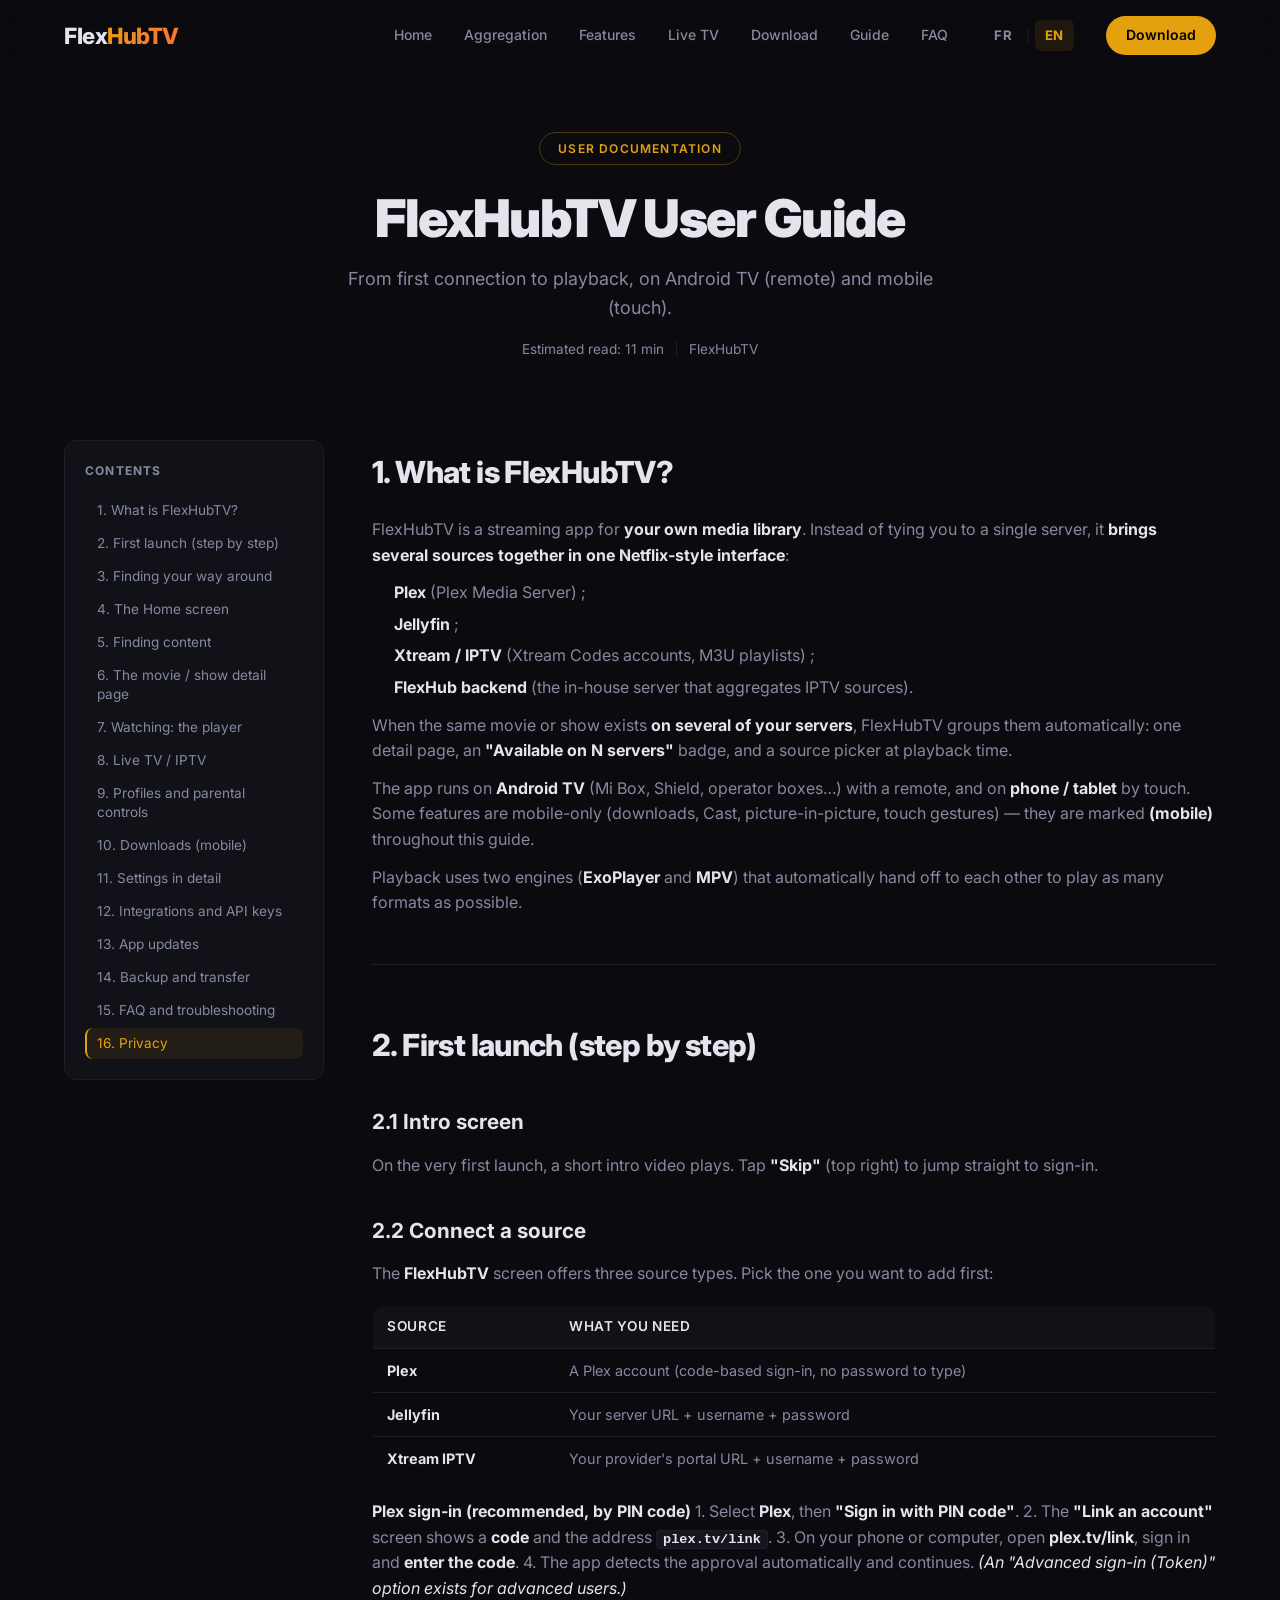
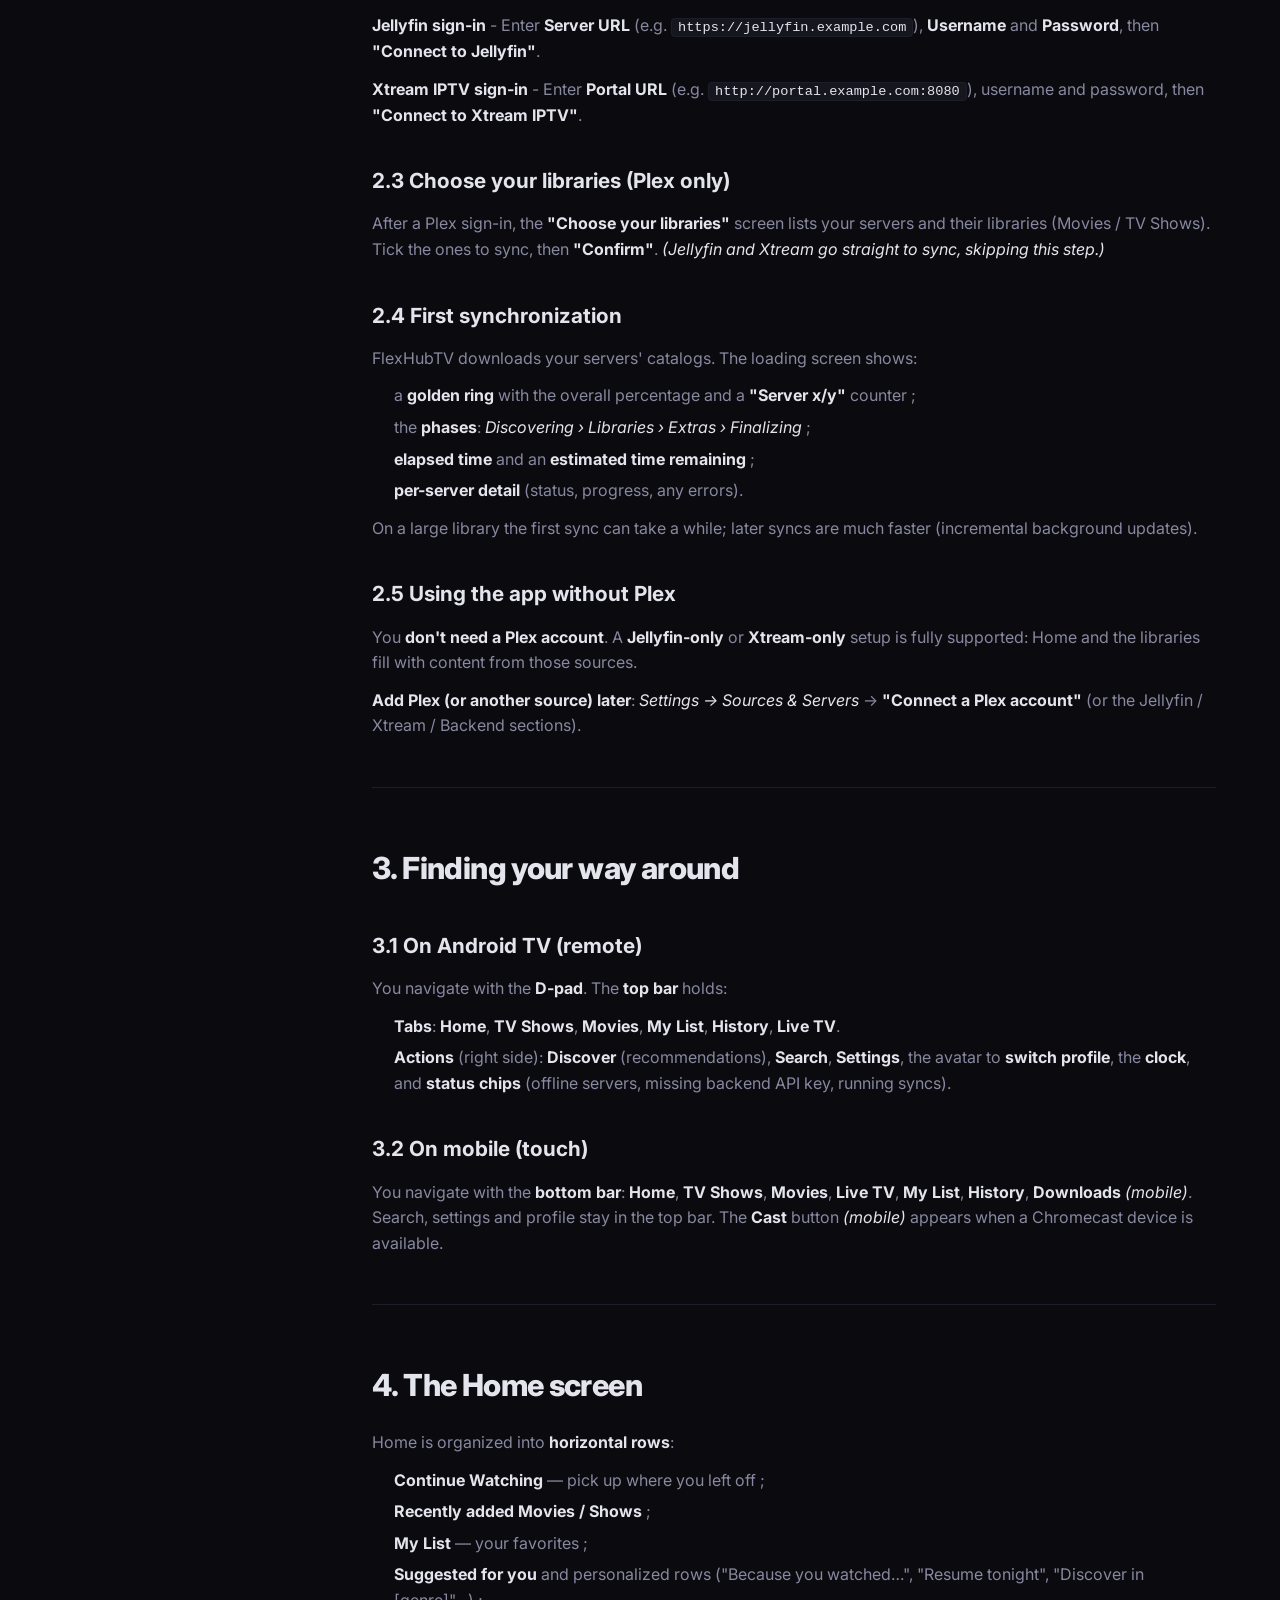
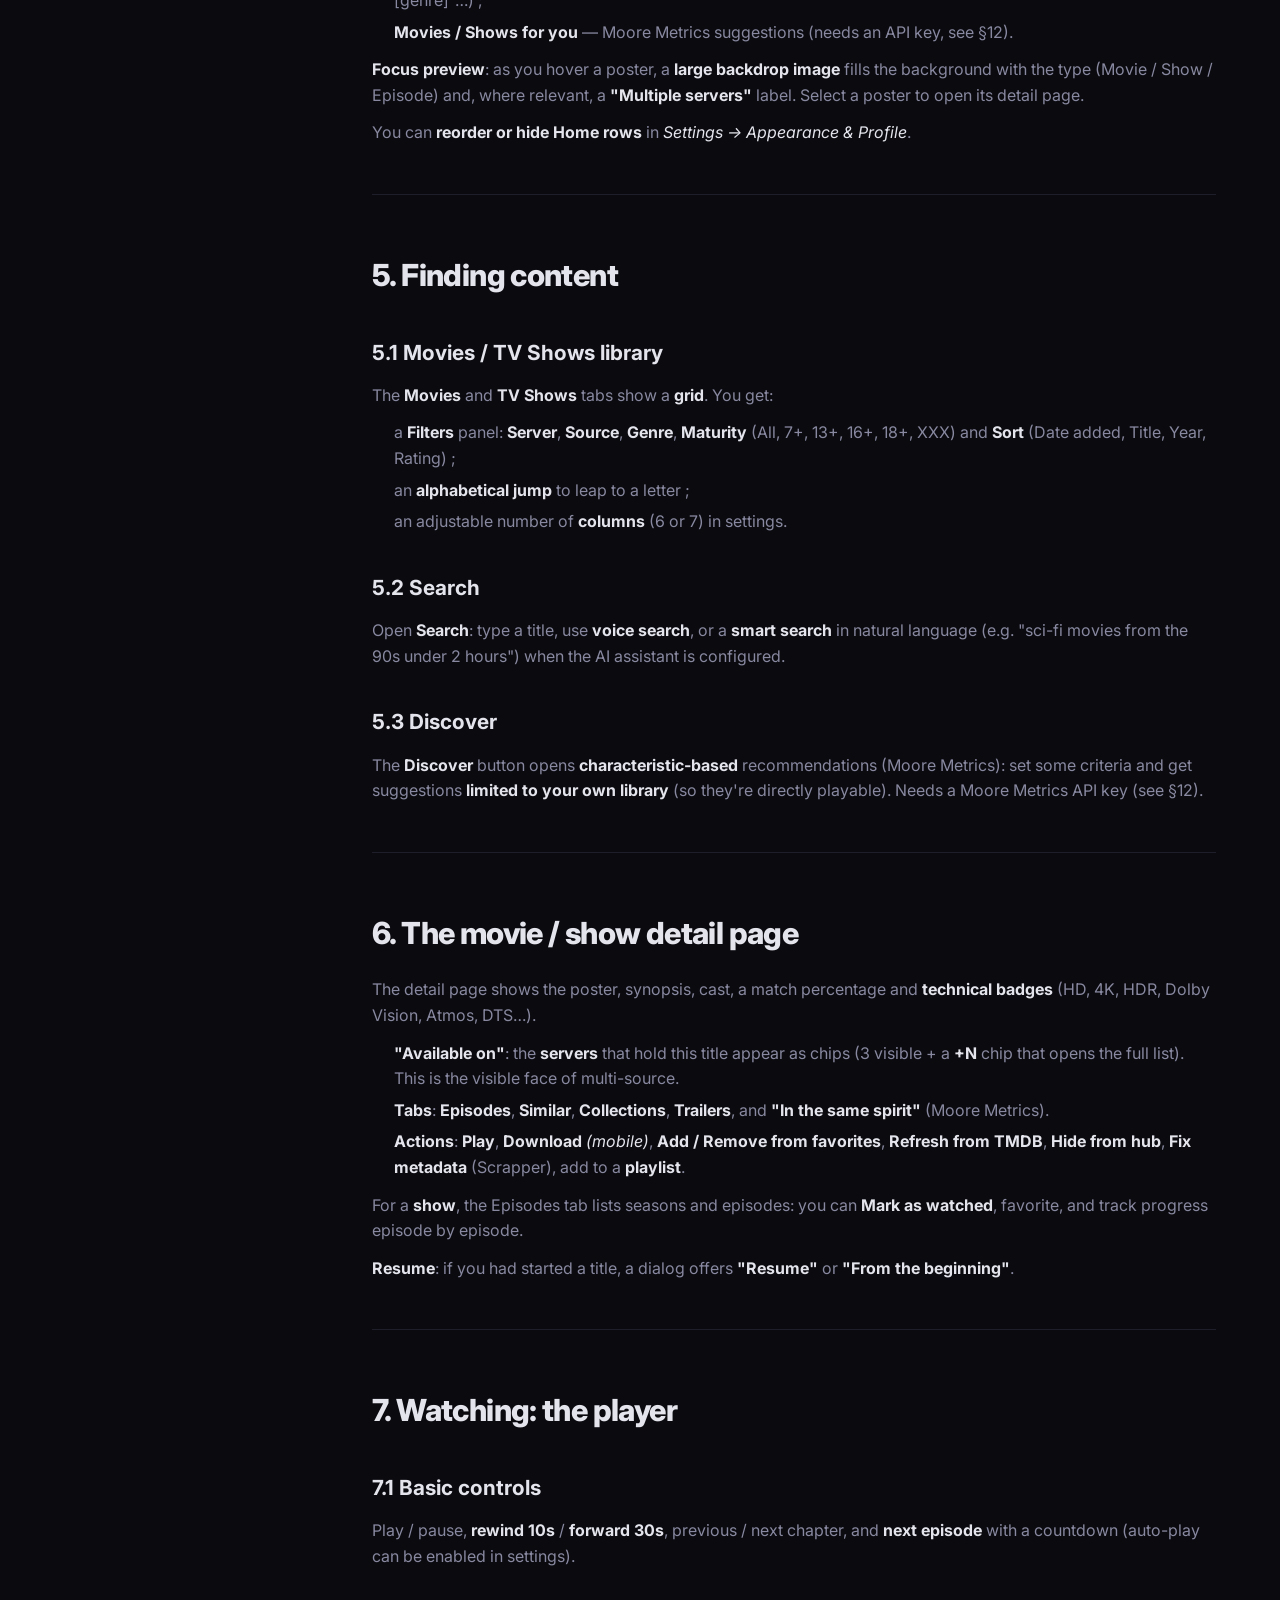
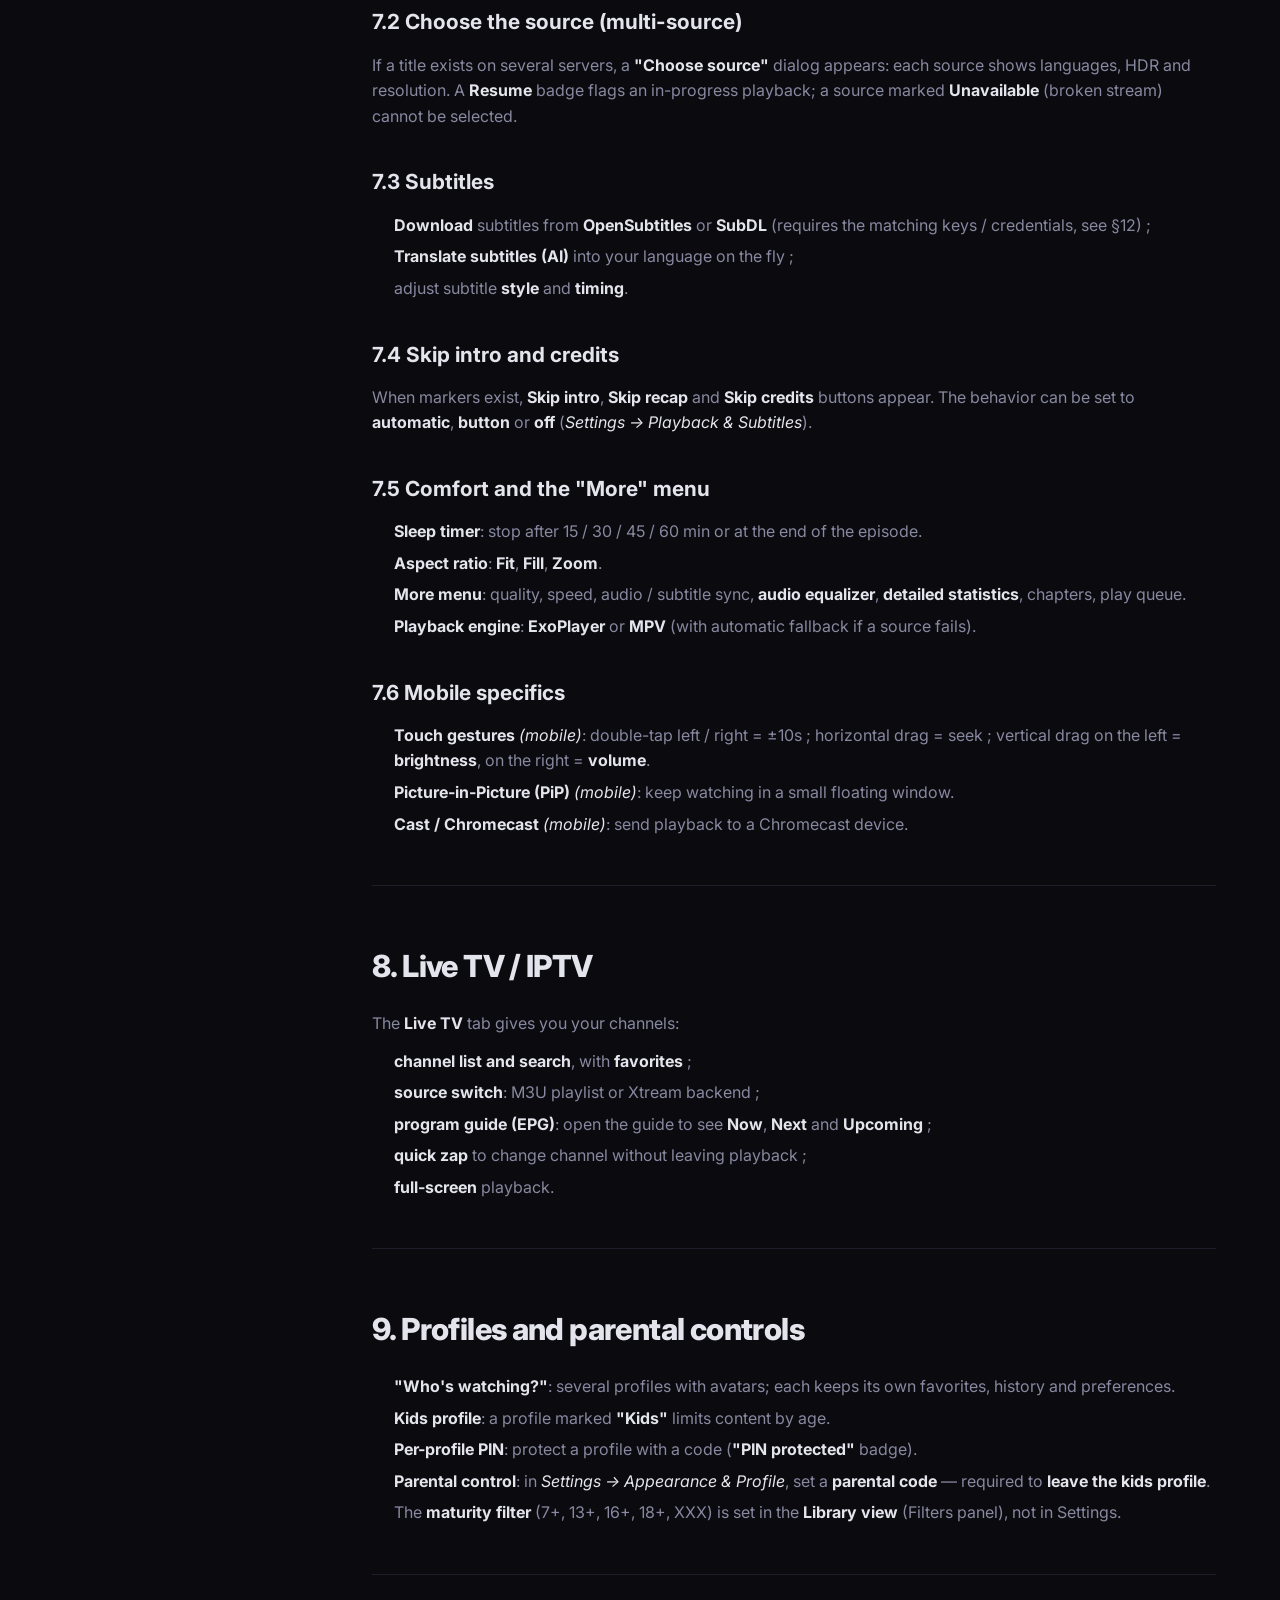
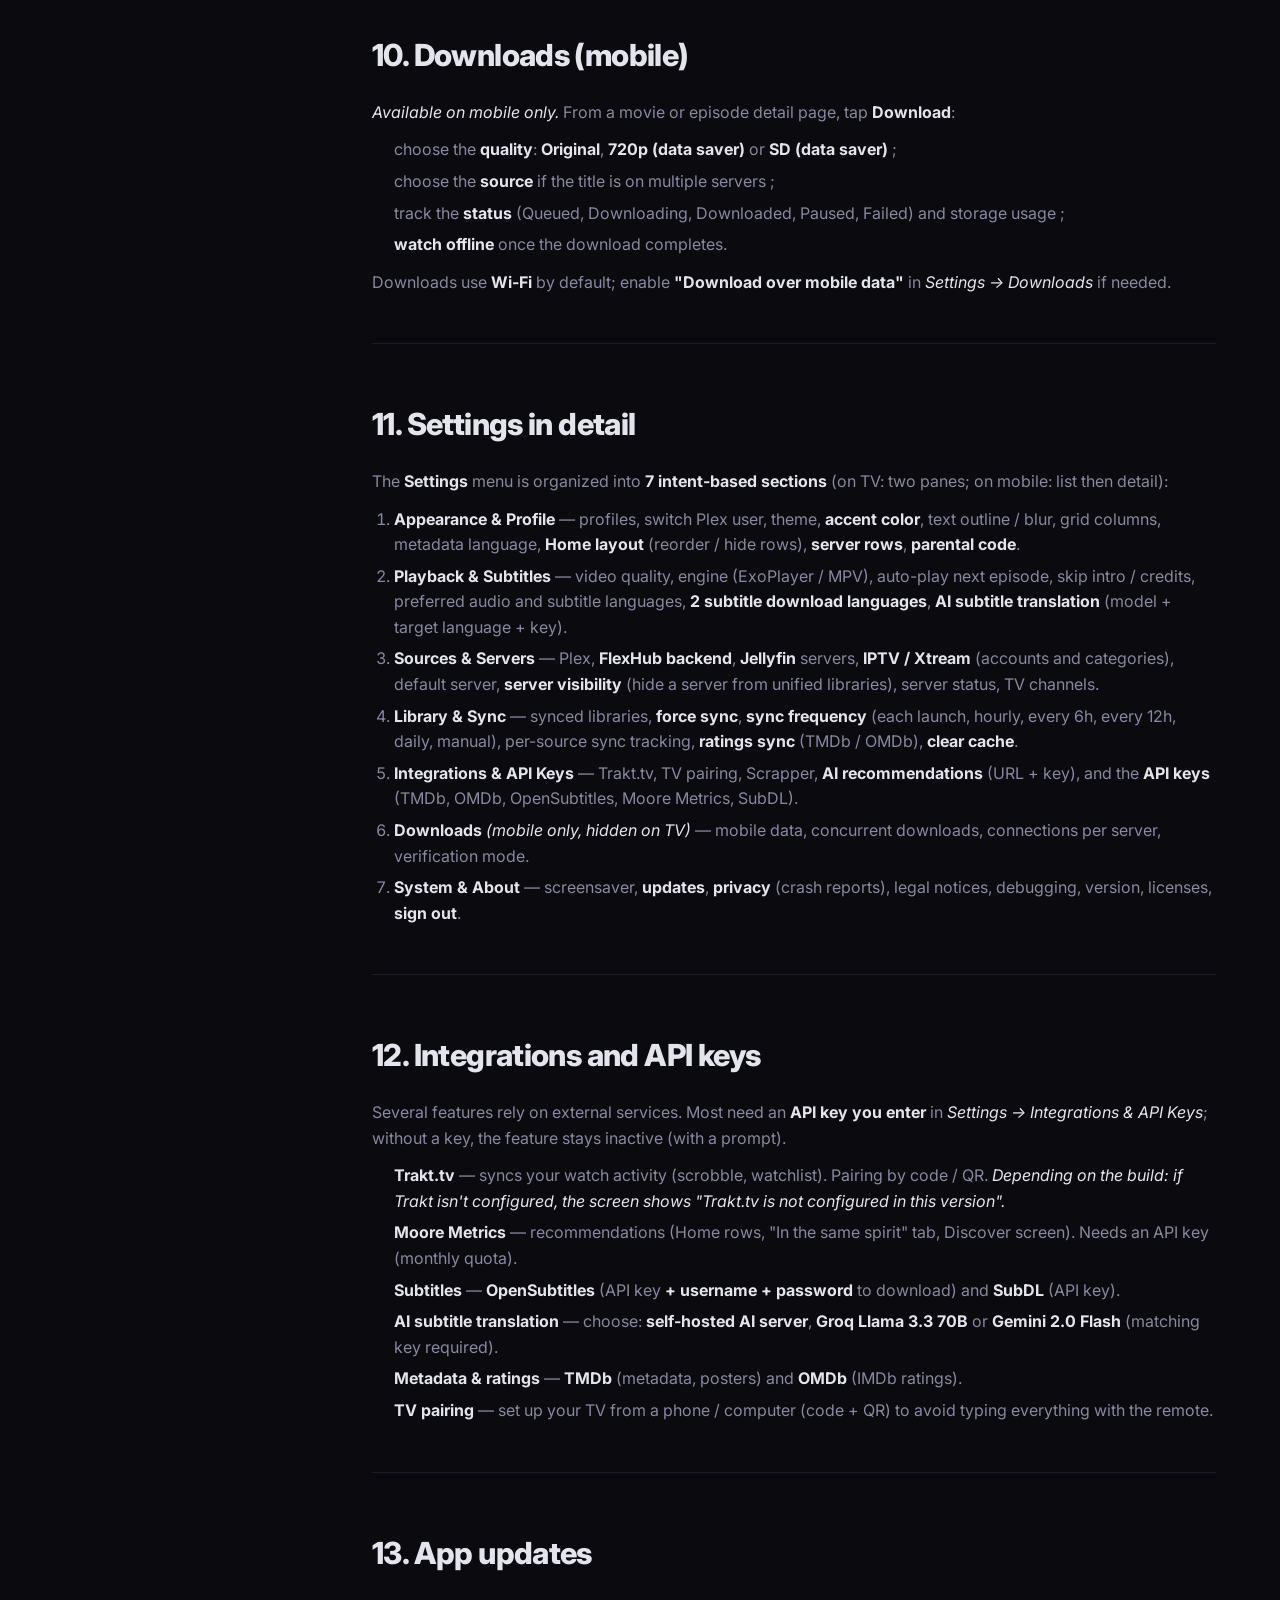
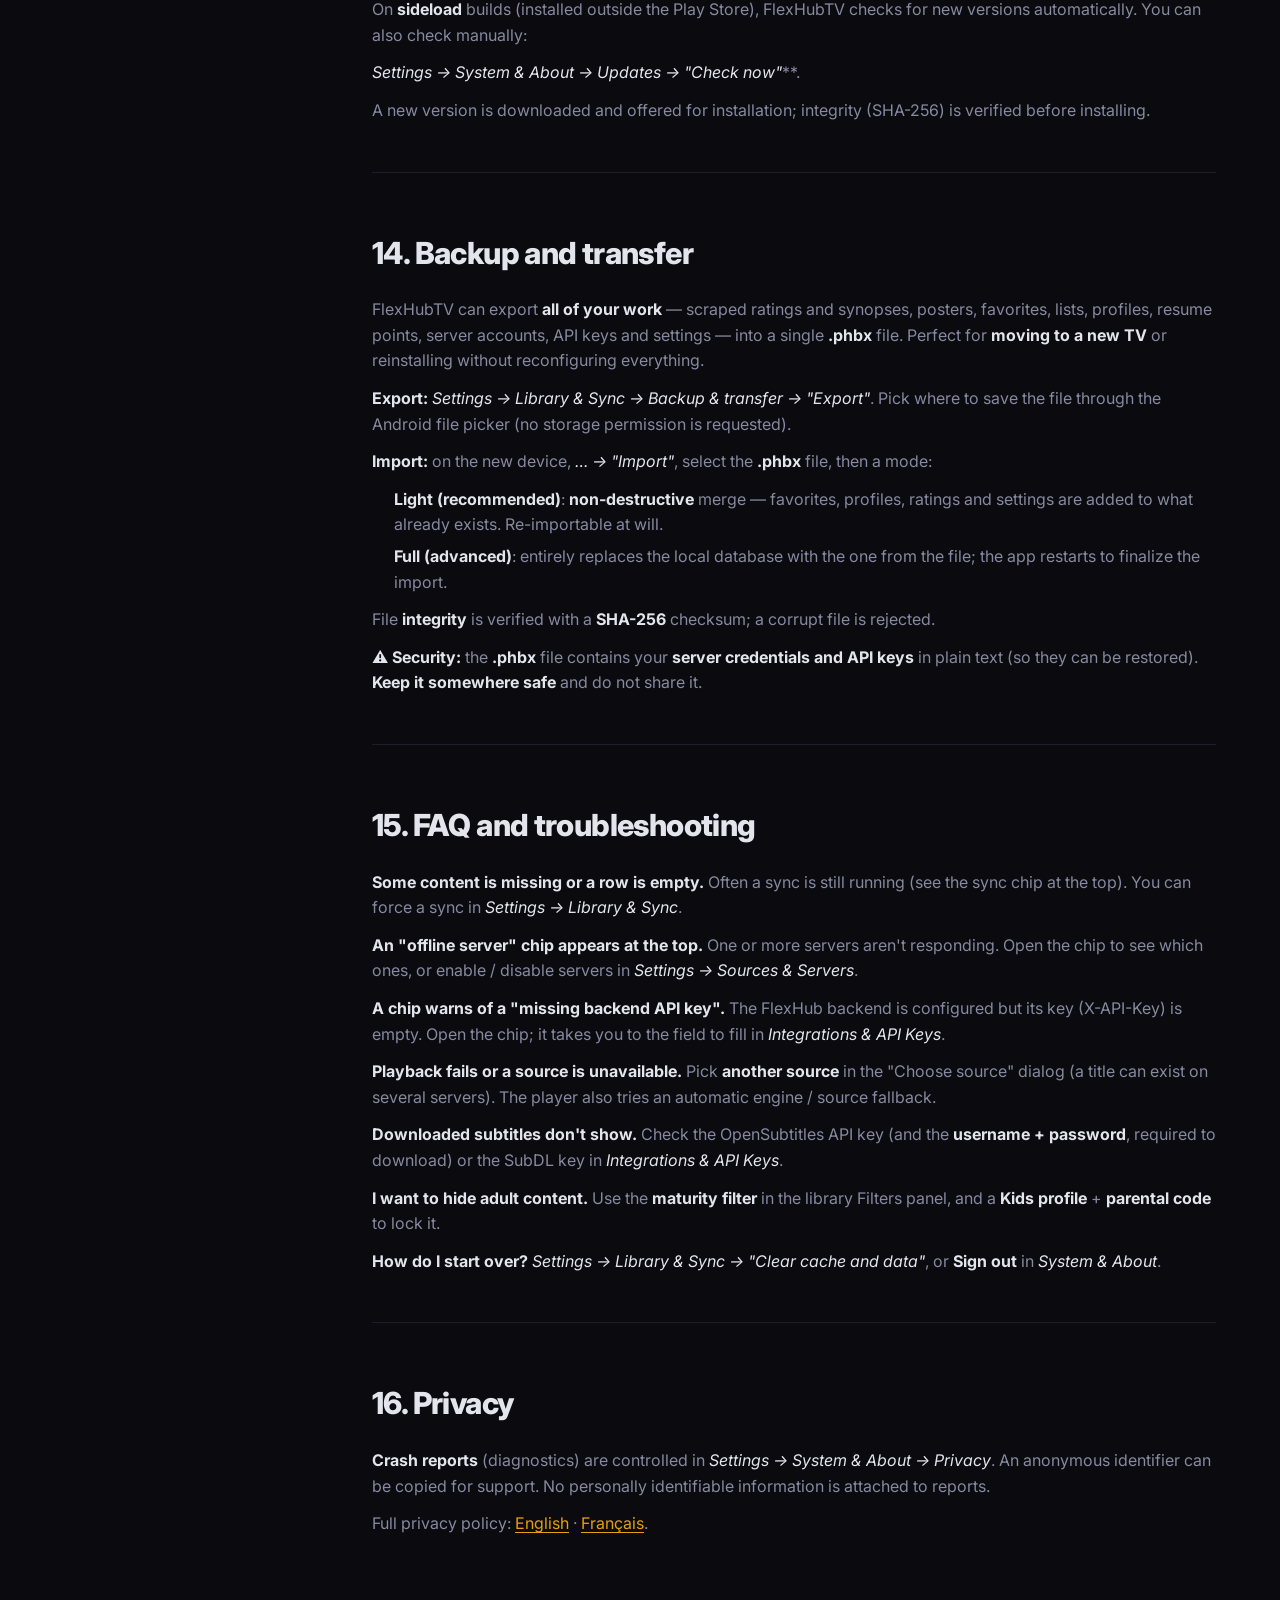
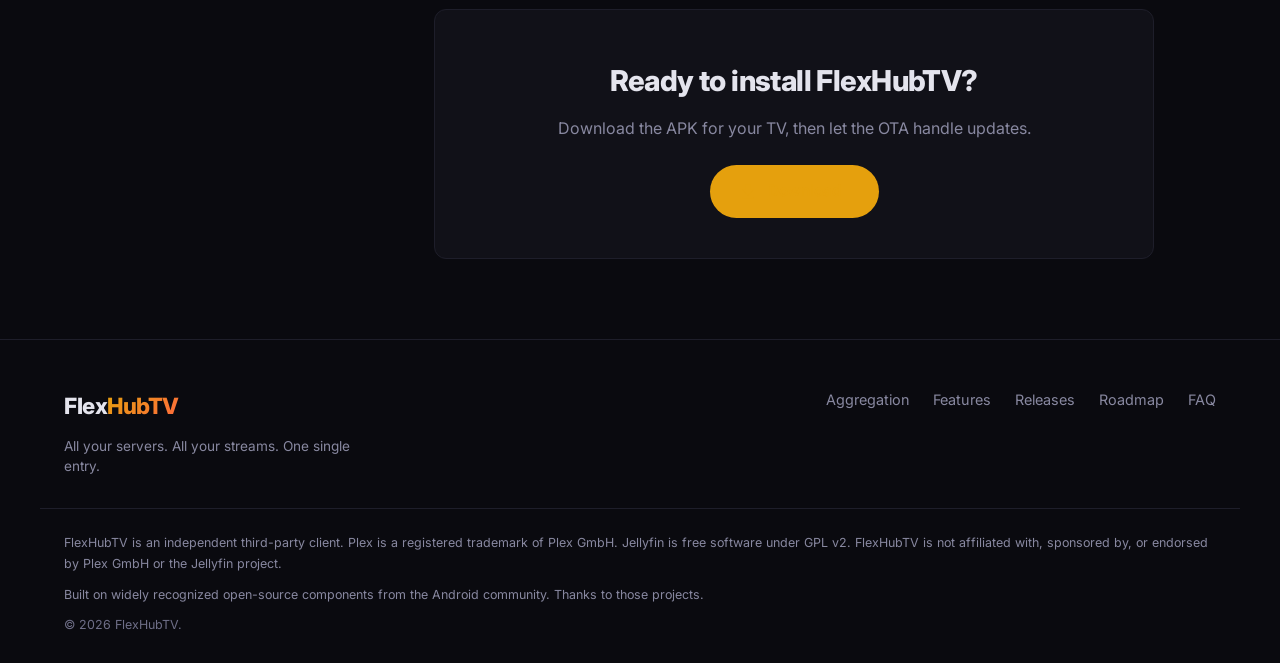
<file: en/guide.html>
<!DOCTYPE html>
<html lang="en">
<head>
  <meta charset="UTF-8">
  <meta name="viewport" content="width=device-width, initial-scale=1.0">
  <title>FlexHubTV User Guide — Getting started on Android TV and mobile</title>

  <meta name="description" content="Complete FlexHubTV user guide: first-time setup, multi-source aggregation (Plex, Jellyfin, IPTV), player, AI subtitles, PIN profiles, Live TV, downloads and settings.">
  <meta name="author" content="FlexHubTV">
  <meta name="theme-color" content="#0a0a0f">
  <link rel="canonical" href="https://www.plexhubtv.uk/en/guide.html">
  <link rel="alternate" hreflang="fr" href="https://www.plexhubtv.uk/guide.html">
  <link rel="alternate" hreflang="en" href="https://www.plexhubtv.uk/en/guide.html">
  <link rel="alternate" hreflang="x-default" href="https://www.plexhubtv.uk/guide.html">

  <!-- Favicons -->
  <link rel="icon" type="image/svg+xml" href="/favicon.svg">
  <link rel="icon" type="image/png" sizes="32x32" href="/favicon-32x32.png">
  <link rel="icon" type="image/png" sizes="16x16" href="/favicon-16x16.png">
  <link rel="shortcut icon" href="/favicon.ico">
  <link rel="apple-touch-icon" sizes="180x180" href="/apple-touch-icon.png">
  <link rel="manifest" href="/site.webmanifest">

  <!-- Open Graph -->
  <meta property="og:type" content="article">
  <meta property="og:locale" content="en_US">
  <meta property="og:url" content="https://www.plexhubtv.uk/en/guide.html">
  <meta property="og:title" content="FlexHubTV User Guide">
  <meta property="og:description" content="Everything to get started with FlexHubTV on Android TV and mobile: connection, aggregation, player, Live TV, profiles, AI subtitles, settings.">
  <meta property="og:site_name" content="FlexHubTV">
  <meta property="og:image" content="https://www.plexhubtv.uk/og-image-en.png">
  <meta property="og:image:width" content="1200">
  <meta property="og:image:height" content="630">
  <meta property="og:image:alt" content="FlexHubTV — User Guide">

  <!-- Twitter -->
  <meta name="twitter:card" content="summary_large_image">
  <meta name="twitter:title" content="FlexHubTV User Guide">
  <meta name="twitter:description" content="Everything to get started with FlexHubTV on Android TV and mobile: connection, aggregation, player, Live TV, profiles, AI subtitles, settings.">
  <meta name="twitter:image" content="https://www.plexhubtv.uk/og-image-en.png">

  <link rel="preconnect" href="https://fonts.googleapis.com">
  <link rel="preconnect" href="https://fonts.gstatic.com" crossorigin>
  <link href="https://fonts.googleapis.com/css2?family=Inter:wght@400;500;600;700;800;900&display=swap" rel="stylesheet">
  <link rel="stylesheet" href="../style.css">
  <style>
    /* Guide-specific layout */
    .guide-shell { padding-top: calc(var(--header-height) + 40px); padding-bottom: 80px; }
    .guide-hero { text-align: center; padding: 20px 24px 40px; max-width: 800px; margin: 0 auto; }
    .guide-hero__badge {
      display: inline-block; font-size: .75rem; font-weight: 600; text-transform: uppercase;
      letter-spacing: 0.1em; color: var(--color-accent);
      border: 1px solid rgba(229,160,13,.3); padding: 6px 18px; border-radius: 100px; margin-bottom: 24px;
    }
    .guide-hero__title { font-size: clamp(2rem, 5vw, 3.25rem); font-weight: 900; line-height: 1.15;
      letter-spacing: -0.03em; margin-bottom: 16px; }
    .guide-hero__subtitle { font-size: clamp(1rem, 1.5vw, 1.125rem); color: var(--color-text-dim);
      max-width: 640px; margin: 0 auto 16px; }
    .guide-hero__meta { font-size: .85rem; color: var(--color-text-dim); }
    .guide-hero__meta span + span { margin-left: 12px; padding-left: 12px; border-left: 1px solid var(--color-border); }

    .guide-layout {
      display: grid; grid-template-columns: 260px 1fr; gap: 48px;
      max-width: var(--max-width); margin: 40px auto 0; padding: 0 24px;
    }
    .guide-toc {
      position: sticky; top: calc(var(--header-height) + 24px);
      align-self: start; max-height: calc(100vh - var(--header-height) - 48px); overflow-y: auto;
      padding: 20px; border: 1px solid var(--color-border); border-radius: var(--radius);
      background: var(--color-bg-alt);
    }
    .guide-toc__title { font-size: .75rem; font-weight: 700; text-transform: uppercase;
      letter-spacing: 0.1em; color: var(--color-text-dim); margin-bottom: 14px; }
    .guide-toc__list { display: flex; flex-direction: column; gap: 2px; }
    .guide-toc__link { display: block; padding: 6px 10px; font-size: .85rem; color: var(--color-text-dim);
      border-radius: var(--radius-sm); line-height: 1.4; border-left: 2px solid transparent; }
    .guide-toc__link:hover { color: var(--color-text); background: rgba(255,255,255,.03); }
    .guide-toc__link--active { color: var(--color-accent); border-left-color: var(--color-accent);
      background: rgba(229,160,13,.08); }

    .guide-article { min-width: 0; }
    .guide-article h2 {
      font-size: clamp(1.5rem, 2.5vw, 1.9rem); font-weight: 800; letter-spacing: -0.02em;
      margin: 56px 0 20px; scroll-margin-top: calc(var(--header-height) + 16px);
    }
    .guide-article h2:first-child { margin-top: 8px; }
    .guide-article h3 {
      font-size: clamp(1.15rem, 1.8vw, 1.3rem); font-weight: 700; color: var(--color-text);
      margin: 36px 0 14px; scroll-margin-top: calc(var(--header-height) + 16px);
    }
    .guide-article p { color: var(--color-text-dim); margin: 12px 0; }
    .guide-article strong { color: var(--color-text); font-weight: 700; }
    .guide-article em { color: var(--color-text); }
    .guide-article ul, .guide-article ol { margin: 12px 0 12px 22px; color: var(--color-text-dim); }
    .guide-article li { margin: 6px 0; }
    .guide-article li > strong:first-child { color: var(--color-text); }
    .guide-article a { color: var(--color-accent); text-decoration: underline; text-underline-offset: 3px;
      text-decoration-thickness: 1px; }
    .guide-article a:hover { color: var(--color-cta-hover); }
    .guide-article code {
      font-family: ui-monospace, "SF Mono", Menlo, Consolas, monospace; font-size: .85em;
      background: var(--color-surface); border: 1px solid var(--color-border);
      padding: 1px 6px; border-radius: 4px; color: var(--color-text);
    }
    .guide-article pre {
      background: var(--color-surface); border: 1px solid var(--color-border);
      padding: 16px 18px; border-radius: var(--radius); overflow-x: auto; margin: 16px 0; font-size: .85rem;
    }
    .guide-article pre code { background: none; border: none; padding: 0; }
    .guide-article hr { border: none; height: 1px; background: var(--color-border); margin: 48px 0; }
    .guide-article blockquote {
      border-left: 3px solid var(--color-accent); background: rgba(229,160,13,.06);
      padding: 12px 18px; margin: 16px 0; border-radius: 0 var(--radius-sm) var(--radius-sm) 0;
      color: var(--color-text-dim);
    }
    .guide-article blockquote strong, .guide-article blockquote em { color: var(--color-text); }
    .guide-article table {
      width: 100%; border-collapse: collapse; margin: 18px 0; font-size: .9rem;
      border: 1px solid var(--color-border); border-radius: var(--radius); overflow: hidden;
    }
    .guide-article thead { background: var(--color-bg-alt); }
    .guide-article th, .guide-article td {
      padding: 10px 14px; text-align: left; border-bottom: 1px solid var(--color-border);
      color: var(--color-text-dim);
    }
    .guide-article th { color: var(--color-text); font-weight: 600; font-size: .85rem;
      text-transform: uppercase; letter-spacing: 0.05em; }
    .guide-article tr:last-child td { border-bottom: none; }
    .guide-article td strong { color: var(--color-text); }

    .guide-cta {
      margin: 72px auto 0; max-width: 720px; text-align: center;
      padding: 40px 24px; background: var(--color-bg-alt);
      border: 1px solid var(--color-border); border-radius: var(--radius);
    }
    .guide-cta h2 { font-size: clamp(1.4rem, 2.3vw, 1.8rem); font-weight: 800; margin-bottom: 12px; letter-spacing: -0.02em; }
    .guide-cta p { color: var(--color-text-dim); margin-bottom: 24px; }

    .guide-toc__toggle {
      display: none;
      background: var(--color-bg-alt); color: var(--color-text); border: 1px solid var(--color-border);
      padding: 10px 16px; border-radius: var(--radius-sm); font-family: var(--font); font-weight: 600;
      font-size: .9rem; cursor: pointer; width: 100%; text-align: left;
    }
    .guide-toc__toggle::after { content: "▾"; float: right; }

    .back-top {
      position: fixed; right: 20px; bottom: 20px; width: 44px; height: 44px; border-radius: 50%;
      background: var(--color-cta); color: #000; border: none; cursor: pointer;
      display: flex; align-items: center; justify-content: center;
      opacity: 0; pointer-events: none; transform: translateY(10px);
      transition: opacity var(--transition), transform var(--transition), background var(--transition);
      z-index: 900; box-shadow: 0 8px 24px rgba(0,0,0,.4);
    }
    .back-top--visible { opacity: 1; pointer-events: auto; transform: translateY(0); }
    .back-top:hover { background: var(--color-cta-hover); }
    .back-top svg { width: 20px; height: 20px; }

    @media (max-width: 1024px) {
      .guide-layout { grid-template-columns: 220px 1fr; gap: 32px; }
    }
    @media (max-width: 768px) {
      .guide-layout { grid-template-columns: 1fr; gap: 24px; }
      .guide-toc { position: static; max-height: none; padding: 12px; }
      .guide-toc__title { display: none; }
      .guide-toc__toggle { display: block; }
      .guide-toc__list { display: none; margin-top: 12px; }
      .guide-toc--open .guide-toc__list { display: flex; }
      .guide-shell { padding-top: calc(var(--header-height) + 24px); }
    }
</style>

  <!-- Structured data -->
  <script type="application/ld+json">
  {
    "@context": "https://schema.org",
    "@graph": [
      {
        "@type": "TechArticle",
        "headline": "FlexHubTV User Guide — Getting started on Android TV and mobile",
        "name": "FlexHubTV User Guide",
        "description": "Complete FlexHubTV user guide: first-time setup, multi-source aggregation (Plex, Jellyfin, IPTV), player, AI subtitles, PIN profiles, Live TV, downloads and settings.",
        "inLanguage": "en",
        "datePublished": "2026-07-05",
        "dateModified": "2026-07-05",
        "url": "https://www.plexhubtv.uk/en/guide.html",
        "author": {
          "@type": "Person",
          "name": "Chakir Hamza Chahid"
        },
        "publisher": {
          "@type": "Organization",
          "name": "FlexHubTV",
          "url": "https://www.plexhubtv.uk/"
        },
        "image": "https://www.plexhubtv.uk/og-image-en.png",
        "about": {
          "@type": "SoftwareApplication",
          "name": "FlexHubTV",
          "operatingSystem": "Android TV 8.0+, Android 8.0+ (mobile)",
          "applicationCategory": "MultimediaApplication"
        }
      },
      {
        "@type": "BreadcrumbList",
        "itemListElement": [
          { "@type": "ListItem", "position": 1, "name": "Home", "item": "https://www.plexhubtv.uk/en/" },
          { "@type": "ListItem", "position": 2, "name": "Guide", "item": "https://www.plexhubtv.uk/en/guide.html" }
        ]
      }
    ]
  }
  </script>
</head>
<body>

  <!-- ========== HEADER ========== -->
  <header class="header" id="header">
    <div class="container header__inner">
      <a href="/en/" class="header__logo">Flex<span>HubTV</span></a>
      <nav class="header__nav" id="nav">
        <a href="/en/" class="header__link">Home</a>
        <a href="/en/#aggregation" class="header__link">Aggregation</a>
        <a href="/en/#features" class="header__link">Features</a>
        <a href="/en/#live-tv" class="header__link">Live TV</a>
        <a href="/en/#download" class="header__link">Download</a>
        <a href="/en/guide.html" class="header__link header__link--active">Guide</a>
        <a href="/en/#faq" class="header__link">FAQ</a>
        <div class="header__lang" role="group" aria-label="Language selector">
          <a href="/guide.html" class="header__lang-item" lang="fr" hreflang="fr">FR</a>
          <span class="header__lang-sep" aria-hidden="true">|</span>
          <a href="/en/guide.html" class="header__lang-item header__lang-item--active" lang="en" aria-current="page">EN</a>
        </div>
        <a href="/en/#download" class="header__link header__link--cta">Download</a>
      </nav>
      <button class="header__burger" id="burger" aria-label="Menu">
        <span></span><span></span><span></span>
      </button>
    </div>
  </header>

  <!-- ========== GUIDE ========== -->
  <main class="guide-shell">
    <div class="guide-hero">
      <p class="guide-hero__badge">User documentation</p>
      <h1 class="guide-hero__title">FlexHubTV User Guide</h1>
      <p class="guide-hero__subtitle">From first connection to playback, on Android TV (remote) and mobile (touch).</p>
      <p class="guide-hero__meta"><span>Estimated read: 11 min</span><span>FlexHubTV</span></p>
    </div>

    <div class="guide-layout">
      <aside class="guide-toc" id="guideToc" aria-label="Contents">
        <button class="guide-toc__toggle" id="tocToggle" aria-expanded="false">Contents</button>
        <p class="guide-toc__title">Contents</p>
        <div class="guide-toc__list" id="tocList"></div>
      </aside>

      <article class="guide-article" id="guideArticle">
<h2 id="1-what-is-plexhubtv">1. What is FlexHubTV?</h2>
<p>FlexHubTV is a streaming app for <strong>your own media library</strong>. Instead of tying you to a single server, it
<strong>brings several sources together in one Netflix-style interface</strong>:</p>
<ul>
<li><strong>Plex</strong> (Plex Media Server) ;</li>
<li><strong>Jellyfin</strong> ;</li>
<li><strong>Xtream / IPTV</strong> (Xtream Codes accounts, M3U playlists) ;</li>
<li><strong>FlexHub backend</strong> (the in-house server that aggregates IPTV sources).</li>
</ul>
<p>When the same movie or show exists <strong>on several of your servers</strong>, FlexHubTV groups them automatically:
one detail page, an <strong>"Available on N servers"</strong> badge, and a source picker at playback time.</p>
<p>The app runs on <strong>Android TV</strong> (Mi Box, Shield, operator boxes…) with a remote, and on <strong>phone / tablet</strong>
by touch. Some features are mobile-only (downloads, Cast, picture-in-picture, touch gestures) — they are
marked <strong>(mobile)</strong> throughout this guide.</p>
<p>Playback uses two engines (<strong>ExoPlayer</strong> and <strong>MPV</strong>) that automatically hand off to each other to play as
many formats as possible.</p>
<hr />
<h2 id="2-first-launch-step-by-step">2. First launch (step by step)</h2>
<h3 id="21-intro-screen">2.1 Intro screen</h3>
<p>On the very first launch, a short intro video plays. Tap <strong>"Skip"</strong> (top right) to jump straight to sign-in.</p>
<h3 id="22-connect-a-source">2.2 Connect a source</h3>
<p>The <strong>FlexHubTV</strong> screen offers three source types. Pick the one you want to add first:</p>
<table>
<thead>
<tr>
<th>Source</th>
<th>What you need</th>
</tr>
</thead>
<tbody>
<tr>
<td><strong>Plex</strong></td>
<td>A Plex account (code-based sign-in, no password to type)</td>
</tr>
<tr>
<td><strong>Jellyfin</strong></td>
<td>Your server URL + username + password</td>
</tr>
<tr>
<td><strong>Xtream IPTV</strong></td>
<td>Your provider's portal URL + username + password</td>
</tr>
</tbody>
</table>
<p><strong>Plex sign-in (recommended, by PIN code)</strong>
1. Select <strong>Plex</strong>, then <strong>"Sign in with PIN code"</strong>.
2. The <strong>"Link an account"</strong> screen shows a <strong>code</strong> and the address <strong><code>plex.tv/link</code></strong>.
3. On your phone or computer, open <strong>plex.tv/link</strong>, sign in and <strong>enter the code</strong>.
4. The app detects the approval automatically and continues.
   <em>(An "Advanced sign-in (Token)" option exists for advanced users.)</em></p>
<p><strong>Jellyfin sign-in</strong>
- Enter <strong>Server URL</strong> (e.g. <code>https://jellyfin.example.com</code>), <strong>Username</strong> and <strong>Password</strong>, then
  <strong>"Connect to Jellyfin"</strong>.</p>
<p><strong>Xtream IPTV sign-in</strong>
- Enter <strong>Portal URL</strong> (e.g. <code>http://portal.example.com:8080</code>), username and password, then
  <strong>"Connect to Xtream IPTV"</strong>.</p>
<h3 id="23-choose-your-libraries-plex-only">2.3 Choose your libraries (Plex only)</h3>
<p>After a Plex sign-in, the <strong>"Choose your libraries"</strong> screen lists your servers and their libraries
(Movies / TV Shows). Tick the ones to sync, then <strong>"Confirm"</strong>.
<em>(Jellyfin and Xtream go straight to sync, skipping this step.)</em></p>
<h3 id="24-first-synchronization">2.4 First synchronization</h3>
<p>FlexHubTV downloads your servers' catalogs. The loading screen shows:</p>
<ul>
<li>a <strong>golden ring</strong> with the overall percentage and a <strong>"Server x/y"</strong> counter ;</li>
<li>the <strong>phases</strong>: <em>Discovering › Libraries › Extras › Finalizing</em> ;</li>
<li><strong>elapsed time</strong> and an <strong>estimated time remaining</strong> ;</li>
<li><strong>per-server detail</strong> (status, progress, any errors).</li>
</ul>
<p>On a large library the first sync can take a while; later syncs are much faster (incremental background
updates).</p>
<h3 id="25-using-the-app-without-plex">2.5 Using the app without Plex</h3>
<p>You <strong>don't need a Plex account</strong>. A <strong>Jellyfin-only</strong> or <strong>Xtream-only</strong> setup is fully supported: Home
and the libraries fill with content from those sources.</p>
<p><strong>Add Plex (or another source) later</strong>: <em>Settings → Sources &amp; Servers</em> → <strong>"Connect a Plex account"</strong>
(or the Jellyfin / Xtream / Backend sections).</p>
<hr />
<h2 id="3-finding-your-way-around">3. Finding your way around</h2>
<h3 id="31-on-android-tv-remote">3.1 On Android TV (remote)</h3>
<p>You navigate with the <strong>D-pad</strong>. The <strong>top bar</strong> holds:</p>
<ul>
<li><strong>Tabs</strong>: <strong>Home</strong>, <strong>TV Shows</strong>, <strong>Movies</strong>, <strong>My List</strong>, <strong>History</strong>, <strong>Live TV</strong>.</li>
<li><strong>Actions</strong> (right side): <strong>Discover</strong> (recommendations), <strong>Search</strong>, <strong>Settings</strong>, the avatar to
  <strong>switch profile</strong>, the <strong>clock</strong>, and <strong>status chips</strong> (offline servers, missing backend API key,
  running syncs).</li>
</ul>
<h3 id="32-on-mobile-touch">3.2 On mobile (touch)</h3>
<p>You navigate with the <strong>bottom bar</strong>: <strong>Home</strong>, <strong>TV Shows</strong>, <strong>Movies</strong>, <strong>Live TV</strong>, <strong>My List</strong>,
<strong>History</strong>, <strong>Downloads</strong> <em>(mobile)</em>. Search, settings and profile stay in the top bar. The <strong>Cast</strong>
button <em>(mobile)</em> appears when a Chromecast device is available.</p>
<hr />
<h2 id="4-the-home-screen">4. The Home screen</h2>
<p>Home is organized into <strong>horizontal rows</strong>:</p>
<ul>
<li><strong>Continue Watching</strong> — pick up where you left off ;</li>
<li><strong>Recently added Movies / Shows</strong> ;</li>
<li><strong>My List</strong> — your favorites ;</li>
<li><strong>Suggested for you</strong> and personalized rows ("Because you watched…", "Resume tonight",
  "Discover in [genre]"…) ;</li>
<li><strong>Movies / Shows for you</strong> — Moore Metrics suggestions (needs an API key, see §12).</li>
</ul>
<p><strong>Focus preview</strong>: as you hover a poster, a <strong>large backdrop image</strong> fills the background with the type
(Movie / Show / Episode) and, where relevant, a <strong>"Multiple servers"</strong> label. Select a poster to open its
detail page.</p>
<p>You can <strong>reorder or hide Home rows</strong> in <em>Settings → Appearance &amp; Profile</em>.</p>
<hr />
<h2 id="5-finding-content">5. Finding content</h2>
<h3 id="51-movies--tv-shows-library">5.1 Movies / TV Shows library</h3>
<p>The <strong>Movies</strong> and <strong>TV Shows</strong> tabs show a <strong>grid</strong>. You get:</p>
<ul>
<li>a <strong>Filters</strong> panel: <strong>Server</strong>, <strong>Source</strong>, <strong>Genre</strong>, <strong>Maturity</strong> (All, 7+, 13+, 16+, 18+, XXX) and
  <strong>Sort</strong> (Date added, Title, Year, Rating) ;</li>
<li>an <strong>alphabetical jump</strong> to leap to a letter ;</li>
<li>an adjustable number of <strong>columns</strong> (6 or 7) in settings.</li>
</ul>
<h3 id="52-search">5.2 Search</h3>
<p>Open <strong>Search</strong>: type a title, use <strong>voice search</strong>, or a <strong>smart search</strong> in natural language (e.g.
"sci-fi movies from the 90s under 2 hours") when the AI assistant is configured.</p>
<h3 id="53-discover">5.3 Discover</h3>
<p>The <strong>Discover</strong> button opens <strong>characteristic-based</strong> recommendations (Moore Metrics): set some criteria
and get suggestions <strong>limited to your own library</strong> (so they're directly playable). Needs a Moore Metrics
API key (see §12).</p>
<hr />
<h2 id="6-the-movie--show-detail-page">6. The movie / show detail page</h2>
<p>The detail page shows the poster, synopsis, cast, a match percentage and <strong>technical badges</strong> (HD, 4K, HDR,
Dolby Vision, Atmos, DTS…).</p>
<ul>
<li><strong>"Available on"</strong>: the <strong>servers</strong> that hold this title appear as chips (3 visible + a <strong>+N</strong> chip that
  opens the full list). This is the visible face of multi-source.</li>
<li><strong>Tabs</strong>: <strong>Episodes</strong>, <strong>Similar</strong>, <strong>Collections</strong>, <strong>Trailers</strong>, and <strong>"In the same spirit"</strong>
  (Moore Metrics).</li>
<li><strong>Actions</strong>: <strong>Play</strong>, <strong>Download</strong> <em>(mobile)</em>, <strong>Add / Remove from favorites</strong>, <strong>Refresh from TMDB</strong>,
  <strong>Hide from hub</strong>, <strong>Fix metadata</strong> (Scrapper), add to a <strong>playlist</strong>.</li>
</ul>
<p>For a <strong>show</strong>, the Episodes tab lists seasons and episodes: you can <strong>Mark as watched</strong>, favorite, and
track progress episode by episode.</p>
<p><strong>Resume</strong>: if you had started a title, a dialog offers <strong>"Resume"</strong> or <strong>"From the beginning"</strong>.</p>
<hr />
<h2 id="7-watching-the-player">7. Watching: the player</h2>
<h3 id="71-basic-controls">7.1 Basic controls</h3>
<p>Play / pause, <strong>rewind 10s</strong> / <strong>forward 30s</strong>, previous / next chapter, and <strong>next episode</strong> with a
countdown (auto-play can be enabled in settings).</p>
<h3 id="72-choose-the-source-multi-source">7.2 Choose the source (multi-source)</h3>
<p>If a title exists on several servers, a <strong>"Choose source"</strong> dialog appears: each source shows languages,
HDR and resolution. A <strong>Resume</strong> badge flags an in-progress playback; a source marked <strong>Unavailable</strong>
(broken stream) cannot be selected.</p>
<h3 id="73-subtitles">7.3 Subtitles</h3>
<ul>
<li><strong>Download</strong> subtitles from <strong>OpenSubtitles</strong> or <strong>SubDL</strong> (requires the matching keys / credentials,
  see §12) ;</li>
<li><strong>Translate subtitles (AI)</strong> into your language on the fly ;</li>
<li>adjust subtitle <strong>style</strong> and <strong>timing</strong>.</li>
</ul>
<h3 id="74-skip-intro-and-credits">7.4 Skip intro and credits</h3>
<p>When markers exist, <strong>Skip intro</strong>, <strong>Skip recap</strong> and <strong>Skip credits</strong> buttons appear. The behavior can be
set to <strong>automatic</strong>, <strong>button</strong> or <strong>off</strong> (<em>Settings → Playback &amp; Subtitles</em>).</p>
<h3 id="75-comfort-and-the-more-menu">7.5 Comfort and the "More" menu</h3>
<ul>
<li><strong>Sleep timer</strong>: stop after 15 / 30 / 45 / 60 min or at the end of the episode.</li>
<li><strong>Aspect ratio</strong>: <strong>Fit</strong>, <strong>Fill</strong>, <strong>Zoom</strong>.</li>
<li><strong>More menu</strong>: quality, speed, audio / subtitle sync, <strong>audio equalizer</strong>, <strong>detailed statistics</strong>,
  chapters, play queue.</li>
<li><strong>Playback engine</strong>: <strong>ExoPlayer</strong> or <strong>MPV</strong> (with automatic fallback if a source fails).</li>
</ul>
<h3 id="76-mobile-specifics">7.6 Mobile specifics</h3>
<ul>
<li><strong>Touch gestures</strong> <em>(mobile)</em>: double-tap left / right = ±10s ; horizontal drag = seek ; vertical drag on
  the left = <strong>brightness</strong>, on the right = <strong>volume</strong>.</li>
<li><strong>Picture-in-Picture (PiP)</strong> <em>(mobile)</em>: keep watching in a small floating window.</li>
<li><strong>Cast / Chromecast</strong> <em>(mobile)</em>: send playback to a Chromecast device.</li>
</ul>
<hr />
<h2 id="8-live-tv--iptv">8. Live TV / IPTV</h2>
<p>The <strong>Live TV</strong> tab gives you your channels:</p>
<ul>
<li><strong>channel list and search</strong>, with <strong>favorites</strong> ;</li>
<li><strong>source switch</strong>: M3U playlist or Xtream backend ;</li>
<li><strong>program guide (EPG)</strong>: open the guide to see <strong>Now</strong>, <strong>Next</strong> and <strong>Upcoming</strong> ;</li>
<li><strong>quick zap</strong> to change channel without leaving playback ;</li>
<li><strong>full-screen</strong> playback.</li>
</ul>
<hr />
<h2 id="9-profiles-and-parental-controls">9. Profiles and parental controls</h2>
<ul>
<li><strong>"Who's watching?"</strong>: several profiles with avatars; each keeps its own favorites, history and
  preferences.</li>
<li><strong>Kids profile</strong>: a profile marked <strong>"Kids"</strong> limits content by age.</li>
<li><strong>Per-profile PIN</strong>: protect a profile with a code (<strong>"PIN protected"</strong> badge).</li>
<li><strong>Parental control</strong>: in <em>Settings → Appearance &amp; Profile</em>, set a <strong>parental code</strong> — required to <strong>leave
  the kids profile</strong>.</li>
<li>The <strong>maturity filter</strong> (7+, 13+, 16+, 18+, XXX) is set in the <strong>Library view</strong> (Filters panel), not in
  Settings.</li>
</ul>
<hr />
<h2 id="10-downloads-mobile">10. Downloads (mobile)</h2>
<p><em>Available on mobile only.</em> From a movie or episode detail page, tap <strong>Download</strong>:</p>
<ul>
<li>choose the <strong>quality</strong>: <strong>Original</strong>, <strong>720p (data saver)</strong> or <strong>SD (data saver)</strong> ;</li>
<li>choose the <strong>source</strong> if the title is on multiple servers ;</li>
<li>track the <strong>status</strong> (Queued, Downloading, Downloaded, Paused, Failed) and storage usage ;</li>
<li><strong>watch offline</strong> once the download completes.</li>
</ul>
<p>Downloads use <strong>Wi-Fi</strong> by default; enable <strong>"Download over mobile data"</strong> in <em>Settings → Downloads</em> if
needed.</p>
<hr />
<h2 id="11-settings-in-detail">11. Settings in detail</h2>
<p>The <strong>Settings</strong> menu is organized into <strong>7 intent-based sections</strong> (on TV: two panes; on mobile: list then
detail):</p>
<ol>
<li><strong>Appearance &amp; Profile</strong> — profiles, switch Plex user, theme, <strong>accent color</strong>, text outline / blur,
   grid columns, metadata language, <strong>Home layout</strong> (reorder / hide rows), <strong>server rows</strong>,
   <strong>parental code</strong>.</li>
<li><strong>Playback &amp; Subtitles</strong> — video quality, engine (ExoPlayer / MPV), auto-play next episode, skip
   intro / credits, preferred audio and subtitle languages, <strong>2 subtitle download languages</strong>,
   <strong>AI subtitle translation</strong> (model + target language + key).</li>
<li><strong>Sources &amp; Servers</strong> — Plex, <strong>FlexHub backend</strong>, <strong>Jellyfin</strong> servers, <strong>IPTV / Xtream</strong> (accounts
   and categories), default server, <strong>server visibility</strong> (hide a server from unified libraries), server
   status, TV channels.</li>
<li><strong>Library &amp; Sync</strong> — synced libraries, <strong>force sync</strong>, <strong>sync frequency</strong> (each launch, hourly, every
   6h, every 12h, daily, manual), per-source sync tracking, <strong>ratings sync</strong> (TMDb / OMDb),
   <strong>clear cache</strong>.</li>
<li><strong>Integrations &amp; API Keys</strong> — Trakt.tv, TV pairing, Scrapper, <strong>AI recommendations</strong> (URL + key), and
   the <strong>API keys</strong> (TMDb, OMDb, OpenSubtitles, Moore Metrics, SubDL).</li>
<li><strong>Downloads</strong> <em>(mobile only, hidden on TV)</em> — mobile data, concurrent downloads, connections per
   server, verification mode.</li>
<li><strong>System &amp; About</strong> — screensaver, <strong>updates</strong>, <strong>privacy</strong> (crash reports), legal notices, debugging,
   version, licenses, <strong>sign out</strong>.</li>
</ol>
<hr />
<h2 id="12-integrations-and-api-keys">12. Integrations and API keys</h2>
<p>Several features rely on external services. Most need an <strong>API key you enter</strong> in
<em>Settings → Integrations &amp; API Keys</em>; without a key, the feature stays inactive (with a prompt).</p>
<ul>
<li><strong>Trakt.tv</strong> — syncs your watch activity (scrobble, watchlist). Pairing by code / QR.
  <em>Depending on the build: if Trakt isn't configured, the screen shows "Trakt.tv is not configured in this
  version".</em></li>
<li><strong>Moore Metrics</strong> — recommendations (Home rows, "In the same spirit" tab, Discover screen). Needs an API
  key (monthly quota).</li>
<li><strong>Subtitles</strong> — <strong>OpenSubtitles</strong> (API key <strong>+ username + password</strong> to download) and <strong>SubDL</strong> (API key).</li>
<li><strong>AI subtitle translation</strong> — choose: <strong>self-hosted AI server</strong>, <strong>Groq Llama 3.3 70B</strong> or
  <strong>Gemini 2.0 Flash</strong> (matching key required).</li>
<li><strong>Metadata &amp; ratings</strong> — <strong>TMDb</strong> (metadata, posters) and <strong>OMDb</strong> (IMDb ratings).</li>
<li><strong>TV pairing</strong> — set up your TV from a phone / computer (code + QR) to avoid typing everything with the
  remote.</li>
</ul>
<hr />
<h2 id="13-app-updates">13. App updates</h2>
<p>On <strong>sideload</strong> builds (installed outside the Play Store), FlexHubTV checks for new versions automatically.
You can also check manually:</p>
<p><em>Settings → System &amp; About → Updates → </em><em>"Check now"</em>**.</p>
<p>A new version is downloaded and offered for installation; integrity (SHA-256) is verified before installing.</p>
<hr />
<h2 id="14-backup-and-transfer">14. Backup and transfer</h2>
<p>FlexHubTV can export <strong>all of your work</strong> — scraped ratings and synopses, posters, favorites, lists,
profiles, resume points, server accounts, API keys and settings — into a single <strong>.phbx</strong> file.
Perfect for <strong>moving to a new TV</strong> or reinstalling without reconfiguring everything.</p>
<p><strong>Export:</strong> <em>Settings → Library &amp; Sync → Backup &amp; transfer → "Export"</em>.
Pick where to save the file through the Android file picker (no storage permission is requested).</p>
<p><strong>Import:</strong> on the new device, <em>… → "Import"</em>, select the <strong>.phbx</strong> file, then a mode:</p>
<ul>
<li><strong>Light (recommended)</strong>: <strong>non-destructive</strong> merge — favorites, profiles, ratings and settings are
  added to what already exists. Re-importable at will.</li>
<li><strong>Full (advanced)</strong>: entirely replaces the local database with the one from the file; the app restarts
  to finalize the import.</li>
</ul>
<p>File <strong>integrity</strong> is verified with a <strong>SHA-256</strong> checksum; a corrupt file is rejected.</p>
<p><strong>⚠️ Security:</strong> the <strong>.phbx</strong> file contains your <strong>server credentials and API keys</strong> in plain
text (so they can be restored). <strong>Keep it somewhere safe</strong> and do not share it.</p>
<hr />
<h2 id="15-faq-and-troubleshooting">15. FAQ and troubleshooting</h2>
<p><strong>Some content is missing or a row is empty.</strong>
Often a sync is still running (see the sync chip at the top). You can force a sync in
<em>Settings → Library &amp; Sync</em>.</p>
<p><strong>An "offline server" chip appears at the top.</strong>
One or more servers aren't responding. Open the chip to see which ones, or enable / disable servers in
<em>Settings → Sources &amp; Servers</em>.</p>
<p><strong>A chip warns of a "missing backend API key".</strong>
The FlexHub backend is configured but its key (X-API-Key) is empty. Open the chip; it takes you to the
field to fill in <em>Integrations &amp; API Keys</em>.</p>
<p><strong>Playback fails or a source is unavailable.</strong>
Pick <strong>another source</strong> in the "Choose source" dialog (a title can exist on several servers). The player
also tries an automatic engine / source fallback.</p>
<p><strong>Downloaded subtitles don't show.</strong>
Check the OpenSubtitles API key (and the <strong>username + password</strong>, required to download) or the SubDL key in
<em>Integrations &amp; API Keys</em>.</p>
<p><strong>I want to hide adult content.</strong>
Use the <strong>maturity filter</strong> in the library Filters panel, and a <strong>Kids profile</strong> + <strong>parental code</strong> to
lock it.</p>
<p><strong>How do I start over?</strong>
<em>Settings → Library &amp; Sync → "Clear cache and data"</em>, or <strong>Sign out</strong> in <em>System &amp; About</em>.</p>
<hr />
<h2 id="16-privacy">16. Privacy</h2>
<p><strong>Crash reports</strong> (diagnostics) are controlled in <em>Settings → System &amp; About → Privacy</em>. An anonymous
identifier can be copied for support. No personally identifiable information is attached to reports.</p>
<p>Full privacy policy: <a href="privacy-policy-en.md">English</a> · <a href="privacy-policy-fr.md">Français</a>.</p>

        <div class="guide-cta">
          <h2>Ready to install FlexHubTV?</h2>
          <p>Download the APK for your TV, then let the OTA handle updates.</p>
          <a href="/en/#download" class="btn btn--primary">
            <svg width="20" height="20" viewBox="0 0 24 24" fill="currentColor" aria-hidden="true"><path d="M5,20H19V18H5M19,9H15V3H9V9H5L12,16L19,9Z"/></svg>
            Download <span data-latest-version></span>
          </a>
        </div>
      </article>
    </div>
  </main>

  <button class="back-top" id="backTop" aria-label="Back to top" title="Back to top">
    <svg viewBox="0 0 24 24" fill="currentColor" aria-hidden="true"><path d="M7.41,15.41L12,10.83L16.59,15.41L18,14L12,8L6,14L7.41,15.41Z"/></svg>
  </button>

  <!-- ========== FOOTER ========== -->
  <footer class="footer">
    <div class="container footer__inner">
      <div class="footer__brand">
        <a href="/en/" class="header__logo">Flex<span>HubTV</span></a>
        <p class="footer__tagline">All your servers. All your streams. One single entry.</p>
      </div>
      <nav class="footer__links" aria-label="Secondary links">
        <a href="/en/#aggregation" class="footer__link">Aggregation</a>
        <a href="/en/#features" class="footer__link">Features</a>
        <a href="https://github.com/ChakirHamzaChahid/PlexhubTV_Release/releases/latest" class="footer__link">Releases</a>
        <a href="/en/#roadmap" class="footer__link">Roadmap</a>
        <a href="/en/#faq" class="footer__link">FAQ</a>
      </nav>
    </div>
    <div class="container footer__legal">
      <p>FlexHubTV is an independent third-party client. Plex is a registered trademark of Plex GmbH. Jellyfin is free software under GPL v2. FlexHubTV is not affiliated with, sponsored by, or endorsed by Plex GmbH or the Jellyfin project.</p>
      <p>Built on widely recognized open-source components from the Android community. Thanks to those projects.</p>
      <p class="footer__copy">&copy; 2026 FlexHubTV.</p>
    </div>
  </footer>

  <script>
    /* Sticky header shadow */
    const header = document.getElementById('header');
    window.addEventListener('scroll', () => {
      header.classList.toggle('header--scrolled', window.scrollY > 20);
    });

    /* Mobile burger */
    const burger = document.getElementById('burger');
    const nav = document.getElementById('nav');
    burger.addEventListener('click', () => {
      nav.classList.toggle('header__nav--open');
      burger.classList.toggle('header__burger--open');
    });

    /* Build TOC from h2 in the article */
    const article = document.getElementById('guideArticle');
    const tocList = document.getElementById('tocList');
    const headings = article.querySelectorAll('h2[id]');
    const tocLinks = [];
    headings.forEach(h => {
      const a = document.createElement('a');
      a.href = '#' + h.id;
      a.className = 'guide-toc__link';
      a.textContent = h.textContent;
      tocList.appendChild(a);
      tocLinks.push(a);
    });

    /* Scroll-spy */
    const spy = new IntersectionObserver((entries) => {
      entries.forEach(entry => {
        const link = tocList.querySelector('a[href="#' + entry.target.id + '"]');
        if (!link) return;
        if (entry.isIntersecting) {
          tocLinks.forEach(l => l.classList.remove('guide-toc__link--active'));
          link.classList.add('guide-toc__link--active');
        }
      });
    }, { rootMargin: '-40% 0px -55% 0px', threshold: 0 });
    headings.forEach(h => spy.observe(h));

    /* Smooth scroll with header offset */
    document.querySelectorAll('a[href^="#"]').forEach(anchor => {
      anchor.addEventListener('click', function (e) {
        const href = this.getAttribute('href');
        if (href.length <= 1) return;
        const target = document.querySelector(href);
        if (!target) return;
        e.preventDefault();
        const headerOffset = 80;
        const elementPosition = target.getBoundingClientRect().top + window.scrollY;
        window.scrollTo({ top: elementPosition - headerOffset, behavior: 'smooth' });
        history.replaceState(null, '', href);
        document.getElementById('nav').classList.remove('header__nav--open');
        document.getElementById('burger').classList.remove('header__burger--open');
      });
    });

    /* Back to top */
    const backTop = document.getElementById('backTop');
    window.addEventListener('scroll', () => {
      backTop.classList.toggle('back-top--visible', window.scrollY > 600);
    });
    backTop.addEventListener('click', () => window.scrollTo({ top: 0, behavior: 'smooth' }));

    /* Mobile TOC toggle */
    const tocToggle = document.getElementById('tocToggle');
    const tocEl = document.getElementById('guideToc');
    if (tocToggle) {
      tocToggle.addEventListener('click', () => {
        const open = tocEl.classList.toggle('guide-toc--open');
        tocToggle.setAttribute('aria-expanded', String(open));
      });
      tocList.addEventListener('click', (e) => {
        if (e.target.tagName === 'A' && window.innerWidth <= 768) {
          tocEl.classList.remove('guide-toc--open');
          tocToggle.setAttribute('aria-expanded', 'false');
        }
      });
    }
  </script>

  <!-- Auto-resolve latest APK version from GitHub Releases API. Fallback = empty (button still works via anchor). -->
  <script>
  (async () => {
    try {
      const r = await fetch('https://api.github.com/repos/ChakirHamzaChahid/PlexhubTV_Release/releases/latest', { headers: { 'Accept': 'application/vnd.github+json' } });
      if (!r.ok) return;
      const rel = await r.json();
      if (rel && rel.tag_name) {
        document.querySelectorAll('[data-latest-version]').forEach(el => { el.textContent = rel.tag_name; });
      }
    } catch (e) { /* silent */ }
  })();
  </script>

</body>
</html>
</file>
<file: style.css>
/* ================================================
   FlexHubTV — Landing Page
   Dark SaaS Theme
   ================================================ */

/* ---------- Reset & Variables ---------- */
*,
*::before,
*::after {
  margin: 0;
  padding: 0;
  box-sizing: border-box;
}

:root {
  --color-bg:        #0a0a0f;
  --color-bg-alt:    #111118;
  --color-surface:   #16161f;
  --color-border:    #1e1e2a;
  --color-text:      #e4e4ed;
  --color-text-dim:  #8888a0;
  --color-accent:    #e5a00d;
  --color-accent2:   #f0c040;
  --color-cta:       #e5a00d;
  --color-cta-hover: #f0b82a;
  --color-highlight: #ff6a3d;
  --gradient-text:   linear-gradient(135deg, var(--color-accent), var(--color-highlight));
  --radius:          12px;
  --radius-sm:       8px;
  --max-width:       1200px;
  --header-height:   72px;
  --font:            'Inter', system-ui, -apple-system, sans-serif;
  --transition:      0.3s cubic-bezier(.4,0,.2,1);
}

html {
  scroll-behavior: smooth;
  font-size: 16px;
}

body {
  font-family: var(--font);
  background: var(--color-bg);
  color: var(--color-text);
  line-height: 1.6;
  -webkit-font-smoothing: antialiased;
  overflow-x: hidden;
}

img { max-width: 100%; display: block; }
a   { color: inherit; text-decoration: none; }
ul  { list-style: none; }

.container {
  max-width: var(--max-width);
  margin: 0 auto;
  padding: 0 24px;
}

.text-gradient {
  background: var(--gradient-text);
  -webkit-background-clip: text;
  -webkit-text-fill-color: transparent;
  background-clip: text;
}

/* ---------- Header ---------- */
.header {
  position: fixed;
  top: 0;
  left: 0;
  right: 0;
  z-index: 1000;
  height: var(--header-height);
  background: rgba(10, 10, 15, .8);
  backdrop-filter: blur(16px);
  -webkit-backdrop-filter: blur(16px);
  border-bottom: 1px solid transparent;
  transition: border-color var(--transition), box-shadow var(--transition);
}

.header--scrolled {
  border-bottom-color: var(--color-border);
  box-shadow: 0 4px 30px rgba(0, 0, 0, .4);
}

.header__inner {
  display: flex;
  align-items: center;
  justify-content: space-between;
  height: 100%;
}

.header__logo {
  font-size: 1.4rem;
  font-weight: 800;
  letter-spacing: -0.02em;
  color: var(--color-text);
}
.header__logo span {
  background: var(--gradient-text);
  -webkit-background-clip: text;
  -webkit-text-fill-color: transparent;
  background-clip: text;
}

.header__nav {
  display: flex;
  align-items: center;
  gap: 32px;
}

.header__link {
  font-size: .875rem;
  font-weight: 500;
  color: var(--color-text-dim);
  transition: color var(--transition);
}
.header__link:hover {
  color: var(--color-text);
}
.header__link--cta {
  background: var(--color-cta);
  color: #000;
  padding: 8px 20px;
  border-radius: 100px;
  font-weight: 600;
}
.header__link--cta:hover {
  background: var(--color-cta-hover);
  color: #000;
}

/* Burger (mobile) */
.header__burger {
  display: none;
  flex-direction: column;
  gap: 5px;
  background: none;
  border: none;
  cursor: pointer;
  padding: 4px;
}
.header__burger span {
  display: block;
  width: 24px;
  height: 2px;
  background: var(--color-text);
  border-radius: 2px;
  transition: transform var(--transition), opacity var(--transition);
}
.header__burger--open span:nth-child(1) { transform: translateY(7px) rotate(45deg); }
.header__burger--open span:nth-child(2) { opacity: 0; }
.header__burger--open span:nth-child(3) { transform: translateY(-7px) rotate(-45deg); }

/* ---------- Hero ---------- */
.hero {
  position: relative;
  min-height: 100vh;
  display: flex;
  align-items: center;
  justify-content: center;
  text-align: center;
  padding: 120px 24px 80px;
  overflow: hidden;
}

.hero__glow {
  position: absolute;
  top: -200px;
  left: 50%;
  transform: translateX(-50%);
  width: 800px;
  height: 800px;
  background: radial-gradient(circle, rgba(229,160,13,.12) 0%, transparent 70%);
  pointer-events: none;
  z-index: 0;
}

.hero__inner {
  position: relative;
  z-index: 1;
  max-width: 800px;
}

.hero__badge {
  display: inline-block;
  font-size: .8rem;
  font-weight: 600;
  text-transform: uppercase;
  letter-spacing: 0.1em;
  color: var(--color-accent);
  border: 1px solid rgba(229,160,13,.3);
  padding: 6px 18px;
  border-radius: 100px;
  margin-bottom: 32px;
}

.hero__title {
  font-size: clamp(2.5rem, 6vw, 4.5rem);
  font-weight: 900;
  line-height: 1.1;
  letter-spacing: -0.03em;
  margin-bottom: 24px;
}

.hero__subtitle {
  font-size: clamp(1rem, 2vw, 1.25rem);
  color: var(--color-text-dim);
  max-width: 600px;
  margin: 0 auto 16px;
}

.hero__tagline {
  font-size: .9rem;
  color: var(--color-text-dim);
  margin-bottom: 40px;
}

.hero__actions {
  display: flex;
  gap: 16px;
  justify-content: center;
  flex-wrap: wrap;
}

/* ---------- Buttons ---------- */
.btn {
  display: inline-flex;
  align-items: center;
  gap: 10px;
  font-family: var(--font);
  font-weight: 600;
  font-size: .95rem;
  padding: 14px 28px;
  border-radius: 100px;
  border: none;
  cursor: pointer;
  transition: transform var(--transition), box-shadow var(--transition), background var(--transition);
}

.btn--primary {
  background: var(--color-cta);
  color: #000;
}
.btn--primary:hover {
  background: var(--color-cta-hover);
  transform: translateY(-2px);
  box-shadow: 0 8px 30px rgba(229,160,13,.3);
}

.btn--secondary {
  background: transparent;
  color: var(--color-text);
  border: 1px solid var(--color-border);
}
.btn--secondary:hover {
  border-color: var(--color-text-dim);
  transform: translateY(-2px);
}

.btn--large {
  font-size: 1.1rem;
  padding: 18px 36px;
}

/* ---------- Demo Video ---------- */
.demo-section {
  text-align: center;
}
.demo-section .section__text {
  margin: 0 auto 40px;
}
.demo-video-wrapper {
  max-width: 900px;
  margin: 0 auto;
  border-radius: var(--radius);
  overflow: hidden;
  border: 1px solid var(--color-border);
  box-shadow: 0 20px 60px rgba(0, 0, 0, .5);
  /* Reveal */
  opacity: 0;
  transform: translateY(24px);
}
.demo-video-wrapper.revealed {
  opacity: 1;
  transform: translateY(0);
  transition: opacity .6s ease, transform .6s ease;
}
.demo-more-title {
  margin: 56px 0 20px;
  font-size: 1.25rem;
}
.demo-video {
  width: 100%;
  display: block;
  background: #000;
}

/* ---------- Sections ---------- */
.section {
  padding: 100px 0;
}

.section--dark {
  background: var(--color-bg-alt);
}

.section__label {
  display: inline-block;
  font-size: .75rem;
  font-weight: 700;
  text-transform: uppercase;
  letter-spacing: 0.12em;
  color: var(--color-accent);
  margin-bottom: 16px;
}

.section__title {
  font-size: clamp(1.8rem, 4vw, 3rem);
  font-weight: 800;
  line-height: 1.15;
  letter-spacing: -0.02em;
  margin-bottom: 20px;
}

.section__text {
  font-size: 1.05rem;
  color: var(--color-text-dim);
  max-width: 700px;
  line-height: 1.7;
}

/* Centered section text */
#overview,
#metadonnees,
#compatibilite,
#specs,
#comparatif,
#tarifs,
#faq {
  text-align: center;
}
#overview .section__text,
#metadonnees .section__text,
#tarifs .section__text {
  margin: 0 auto;
}

/* ---------- Features Grid ---------- */
.features-grid {
  display: grid;
  grid-template-columns: repeat(4, 1fr);
  gap: 20px;
  margin-top: 48px;
}

.feature-card {
  background: var(--color-surface);
  border: 1px solid var(--color-border);
  border-radius: var(--radius);
  padding: 32px 24px;
  transition: transform var(--transition), border-color var(--transition), box-shadow var(--transition);
  /* Reveal */
  opacity: 0;
  transform: translateY(24px);
}
.feature-card.revealed {
  opacity: 1;
  transform: translateY(0);
  transition: opacity .5s ease, transform .5s ease, border-color var(--transition), box-shadow var(--transition);
}
.feature-card:hover {
  transform: translateY(-4px);
  border-color: rgba(229,160,13,.3);
  box-shadow: 0 12px 40px rgba(0,0,0,.3);
}

.feature-card__icon {
  font-size: 2rem;
  margin-bottom: 16px;
}

.feature-card__title {
  font-size: 1.05rem;
  font-weight: 700;
  margin-bottom: 8px;
}

.feature-card__text {
  font-size: .875rem;
  color: var(--color-text-dim);
  line-height: 1.6;
}

/* ---------- Player Features ---------- */
.player-features {
  display: grid;
  grid-template-columns: repeat(2, 1fr);
  gap: 20px;
  margin-top: 48px;
}

.player-feature {
  display: flex;
  gap: 16px;
  align-items: flex-start;
  background: var(--color-surface);
  border: 1px solid var(--color-border);
  border-radius: var(--radius);
  padding: 24px;
  transition: transform var(--transition), border-color var(--transition);
  /* Reveal */
  opacity: 0;
  transform: translateY(16px);
}
.player-feature.revealed {
  opacity: 1;
  transform: translateY(0);
  transition: opacity .4s ease, transform .4s ease, border-color var(--transition);
}
.player-feature:hover {
  border-color: rgba(229,160,13,.2);
  transform: translateY(-2px);
}

.player-feature__icon {
  font-size: 1.5rem;
  flex-shrink: 0;
  margin-top: 2px;
}

.player-feature strong {
  display: block;
  font-size: .95rem;
  margin-bottom: 4px;
}

.player-feature p {
  font-size: .85rem;
  color: var(--color-text-dim);
  line-height: 1.5;
}

/* ---------- Split Sections ---------- */
.section--split {
  display: grid;
  grid-template-columns: 1fr 1fr;
  gap: 60px;
  align-items: center;
}
.section--split--reverse {
  direction: rtl;
}
.section--split--reverse > * {
  direction: ltr;
}

.section--split__text .section__title,
.section--split__text .section__text {
  text-align: left;
}

.section--split__visual {
  display: flex;
  align-items: center;
  justify-content: center;
  /* Reveal */
  opacity: 0;
  transform: translateX(30px);
}
.section--split--reverse .section--split__visual {
  transform: translateX(-30px);
}
.section--split__visual.revealed {
  opacity: 1;
  transform: translateX(0);
  transition: opacity .6s ease, transform .6s ease;
}

/* -- Profile Visual -- */
.profile-visual {
  display: flex;
  gap: 16px;
}
.profile-avatar {
  width: 72px;
  height: 72px;
  border-radius: 16px;
  display: flex;
  align-items: center;
  justify-content: center;
  font-weight: 700;
  font-size: 1.5rem;
  color: #000;
  transition: transform var(--transition);
}
.profile-avatar:hover { transform: scale(1.1); }
.profile-avatar--1 { background: var(--color-accent); }
.profile-avatar--2 { background: #e06040; }
.profile-avatar--3 { background: #40b080; }
.profile-avatar--4 {
  background: var(--color-surface);
  border: 2px dashed var(--color-border);
  color: var(--color-text-dim);
}
.profile-avatar--5 { background: #6070d0; }

/* -- Servers Visual -- */
.servers-visual {
  position: relative;
  width: 280px;
  height: 260px;
}
.server-node {
  position: absolute;
  background: var(--color-surface);
  border: 1px solid var(--color-border);
  border-radius: var(--radius-sm);
  padding: 14px 20px;
  text-align: center;
  transition: border-color var(--transition);
}
.server-node:hover { border-color: var(--color-accent); }
.server-node span { display: block; font-weight: 600; font-size: .85rem; }
.server-node small { color: var(--color-text-dim); font-size: .75rem; }
.server-node--1 { top: 0; left: 50%; transform: translateX(-50%); }
.server-node--2 { top: 40%; left: 0; }
.server-node--3 { top: 40%; right: 0; }
.server-hub {
  position: absolute;
  bottom: 0;
  left: 50%;
  transform: translateX(-50%);
  background: var(--gradient-text);
  color: #000;
  font-weight: 800;
  font-size: .85rem;
  padding: 14px 24px;
  border-radius: 100px;
}

/* -- IPTV Visual -- */
.iptv-visual {
  display: flex;
  flex-direction: column;
  gap: 10px;
  width: 240px;
}
.iptv-channel {
  display: flex;
  align-items: center;
  gap: 12px;
  background: var(--color-surface);
  border: 1px solid var(--color-border);
  border-radius: var(--radius-sm);
  padding: 12px 16px;
  font-size: .85rem;
  font-weight: 500;
  transition: border-color var(--transition);
}
.iptv-channel--active {
  border-color: var(--color-accent);
  background: rgba(229,160,13,.08);
}
.iptv-channel__bar {
  width: 4px;
  height: 20px;
  border-radius: 2px;
  background: var(--color-border);
}
.iptv-channel--active .iptv-channel__bar {
  background: var(--color-accent);
}

/* ---------- Metadata Badges ---------- */
.metadata-badges {
  display: flex;
  gap: 16px;
  justify-content: center;
  flex-wrap: wrap;
  margin-top: 40px;
  /* Reveal */
  opacity: 0;
  transform: translateY(16px);
}
.metadata-badges.revealed {
  opacity: 1;
  transform: translateY(0);
  transition: opacity .5s ease, transform .5s ease;
}

.metadata-badge {
  display: flex;
  flex-direction: column;
  align-items: center;
  gap: 4px;
  background: var(--color-surface);
  border: 1px solid var(--color-border);
  border-radius: var(--radius-sm);
  padding: 20px 28px;
  transition: border-color var(--transition), transform var(--transition);
}
.metadata-badge:hover {
  border-color: rgba(229,160,13,.3);
  transform: translateY(-2px);
}
.metadata-badge__score {
  font-size: 1.8rem;
  font-weight: 800;
  background: var(--gradient-text);
  -webkit-background-clip: text;
  -webkit-text-fill-color: transparent;
  background-clip: text;
}
.metadata-badge__source {
  font-size: .75rem;
  font-weight: 600;
  color: var(--color-text-dim);
  text-transform: uppercase;
  letter-spacing: 0.06em;
}
.metadata-badge--text {
  justify-content: center;
}
.metadata-badge--text span {
  font-weight: 600;
  font-size: .9rem;
  color: var(--color-text-dim);
}

/* ---------- Compat List ---------- */
.compat-list {
  display: inline-block;
  text-align: left;
  margin-top: 32px;
}
.compat-list li {
  position: relative;
  padding-left: 28px;
  margin-bottom: 12px;
  font-size: .95rem;
  color: var(--color-text-dim);
}
.compat-list li::before {
  content: '✓';
  position: absolute;
  left: 0;
  color: var(--color-accent);
  font-weight: 700;
}

/* ---------- Specs Table ---------- */
.specs-table-wrapper {
  overflow-x: auto;
  margin-top: 40px;
}

.specs-table {
  width: 100%;
  border-collapse: collapse;
  text-align: left;
}
.specs-table td {
  padding: 16px 20px;
  border-bottom: 1px solid var(--color-border);
  font-size: .9rem;
}
.specs-table td:first-child {
  font-weight: 600;
  color: var(--color-text);
  white-space: nowrap;
}
.specs-table td:last-child {
  color: var(--color-text-dim);
}

/* ---------- Compare Table ---------- */
.compare-table {
  width: 100%;
  border-collapse: collapse;
  text-align: center;
  margin-top: 40px;
}
.compare-table th,
.compare-table td {
  padding: 14px 20px;
  border-bottom: 1px solid var(--color-border);
  font-size: .9rem;
}
.compare-table th {
  font-weight: 700;
  color: var(--color-text);
  text-align: center;
}
.compare-table th:first-child,
.compare-table td:first-child {
  text-align: left;
}
.compare-table__highlight {
  background: rgba(229,160,13,.06);
}
.compare-table th.compare-table__highlight {
  color: var(--color-accent);
}

/* ---------- FAQ ---------- */
.faq-list {
  max-width: 720px;
  margin: 40px auto 0;
  text-align: left;
}

.faq-item {
  border-bottom: 1px solid var(--color-border);
  /* Reveal */
  opacity: 0;
  transform: translateY(12px);
}
.faq-item.revealed {
  opacity: 1;
  transform: translateY(0);
  transition: opacity .4s ease, transform .4s ease;
}

.faq-item__question {
  display: flex;
  align-items: center;
  justify-content: space-between;
  width: 100%;
  padding: 20px 0;
  background: none;
  border: none;
  color: var(--color-text);
  font-family: var(--font);
  font-size: 1rem;
  font-weight: 600;
  cursor: pointer;
  text-align: left;
  transition: color var(--transition);
}
.faq-item__question:hover {
  color: var(--color-accent);
}

.faq-item__icon {
  font-size: 1.4rem;
  font-weight: 300;
  color: var(--color-text-dim);
  transition: transform var(--transition);
  flex-shrink: 0;
  margin-left: 16px;
}
.faq-item--open .faq-item__icon {
  transform: rotate(45deg);
}

.faq-item__answer {
  max-height: 0;
  overflow: hidden;
  transition: max-height .35s ease, padding .35s ease;
}
.faq-item--open .faq-item__answer {
  max-height: 200px;
  padding-bottom: 20px;
}

.faq-item__answer p {
  font-size: .9rem;
  color: var(--color-text-dim);
  line-height: 1.7;
}

/* ---------- CTA Final ---------- */
.cta-final {
  text-align: center;
  padding: 120px 0;
  position: relative;
  background: var(--color-bg-alt);
  overflow: hidden;
}
.cta-final::before {
  content: '';
  position: absolute;
  top: 50%;
  left: 50%;
  transform: translate(-50%, -50%);
  width: 600px;
  height: 600px;
  background: radial-gradient(circle, rgba(229,160,13,.08) 0%, transparent 70%);
  pointer-events: none;
}
.cta-final .section__title {
  position: relative;
}
.cta-final .section__text {
  margin: 0 auto 40px;
  position: relative;
}
.cta-final .btn {
  position: relative;
}

/* ---------- Footer ---------- */
.footer {
  border-top: 1px solid var(--color-border);
  padding: 32px 0;
}
.footer__inner {
  display: flex;
  align-items: center;
  justify-content: space-between;
}
.footer__copy {
  font-size: .8rem;
  color: var(--color-text-dim);
}

/* ================================================
   RESPONSIVE
   ================================================ */

@media (max-width: 1024px) {
  .features-grid {
    grid-template-columns: repeat(2, 1fr);
  }
}

@media (max-width: 768px) {
  .header__nav {
    display: none;
    position: fixed;
    top: var(--header-height);
    left: 0;
    right: 0;
    bottom: 0;
    background: var(--color-bg);
    flex-direction: column;
    align-items: center;
    justify-content: center;
    gap: 24px;
    z-index: 999;
  }
  .header__nav--open {
    display: flex;
  }
  .header__burger {
    display: flex;
  }
  .header__link {
    font-size: 1.1rem;
  }

  .hero {
    min-height: auto;
    padding: 140px 24px 80px;
  }

  .section {
    padding: 72px 0;
  }

  .features-grid {
    grid-template-columns: 1fr;
  }

  .player-features {
    grid-template-columns: 1fr;
  }

  .section--split {
    grid-template-columns: 1fr;
    gap: 40px;
  }
  .section--split--reverse {
    direction: ltr;
  }
  .section--split__visual {
    order: -1;
  }

  .footer__inner {
    flex-direction: column;
    gap: 12px;
    text-align: center;
  }
}

@media (max-width: 480px) {
  .hero__actions {
    flex-direction: column;
    align-items: center;
  }
  .btn {
    width: 100%;
    justify-content: center;
  }
  .metadata-badges {
    flex-direction: column;
    align-items: center;
  }
}

/* ---------- Stagger animation for grids ---------- */
.feature-card:nth-child(1) { transition-delay: 0s; }
.feature-card:nth-child(2) { transition-delay: .06s; }
.feature-card:nth-child(3) { transition-delay: .12s; }
.feature-card:nth-child(4) { transition-delay: .18s; }
.feature-card:nth-child(5) { transition-delay: .24s; }
.feature-card:nth-child(6) { transition-delay: .30s; }
.feature-card:nth-child(7) { transition-delay: .36s; }
.feature-card:nth-child(8) { transition-delay: .42s; }

.player-feature:nth-child(1) { transition-delay: 0s; }
.player-feature:nth-child(2) { transition-delay: .06s; }
.player-feature:nth-child(3) { transition-delay: .12s; }
.player-feature:nth-child(4) { transition-delay: .18s; }
.player-feature:nth-child(5) { transition-delay: .24s; }
.player-feature:nth-child(6) { transition-delay: .30s; }
.player-feature:nth-child(7) { transition-delay: .36s; }

.faq-item:nth-child(1) { transition-delay: 0s; }
.faq-item:nth-child(2) { transition-delay: .06s; }
.faq-item:nth-child(3) { transition-delay: .08s; }
.faq-item:nth-child(4) { transition-delay: .10s; }
.faq-item:nth-child(5) { transition-delay: .12s; }

/* ================================================
   REFONTE 2026-06-18 — sections additionnelles
   Plex + Jellyfin + IPTV
   ================================================ */

/* ---------- Section helpers ---------- */
.section--narrow {
  max-width: 820px;
  margin: 0 auto;
  text-align: center;
}
.section--narrow .section__text {
  margin: 0 auto 18px;
}
.section--narrow .section__text:last-of-type {
  margin-bottom: 0;
}

.section__text--center {
  margin-left: auto;
  margin-right: auto;
  text-align: center;
}
.section__text--muted {
  color: #6f6f88;
  font-size: .92rem;
  margin-top: 24px;
}

/* ---------- Hero additions ---------- */
.hero__mini {
  margin-top: 24px;
  font-size: .82rem;
  color: var(--color-text-dim);
  letter-spacing: 0.02em;
}
.hero__mini-soft {
  display: inline-block;
  padding: 2px 10px;
  border: 1px dashed var(--color-border);
  border-radius: 100px;
  color: var(--color-accent);
  font-weight: 600;
  font-size: .75rem;
  margin-left: 6px;
}

/* ---------- Sources grid (Plex / Jellyfin / Xtream / M3U) ---------- */
.sources-grid {
  display: grid;
  grid-template-columns: repeat(4, 1fr);
  gap: 20px;
  margin-top: 48px;
}

.source-card {
  background: var(--color-surface);
  border: 1px solid var(--color-border);
  border-radius: var(--radius);
  padding: 28px 22px;
  text-align: left;
  transition: transform var(--transition), border-color var(--transition), box-shadow var(--transition);
  opacity: 0;
  transform: translateY(20px);
}
.source-card.revealed {
  opacity: 1;
  transform: translateY(0);
  transition: opacity .5s ease, transform .5s ease, border-color var(--transition), box-shadow var(--transition);
}
.source-card:hover {
  transform: translateY(-4px);
  border-color: rgba(229,160,13,.3);
  box-shadow: 0 12px 40px rgba(0,0,0,.3);
}
.source-card__tag {
  display: inline-block;
  font-size: .68rem;
  font-weight: 700;
  text-transform: uppercase;
  letter-spacing: 0.1em;
  color: var(--color-accent);
  background: rgba(229,160,13,.08);
  border: 1px solid rgba(229,160,13,.25);
  border-radius: 100px;
  padding: 4px 10px;
  margin-bottom: 14px;
}
.source-card__title {
  font-size: 1.15rem;
  font-weight: 700;
  margin-bottom: 10px;
  letter-spacing: -0.01em;
}
.source-card__text {
  font-size: .88rem;
  color: var(--color-text-dim);
  line-height: 1.6;
}
.source-card:nth-child(1) { transition-delay: 0s; }
.source-card:nth-child(2) { transition-delay: .06s; }
.source-card:nth-child(3) { transition-delay: .12s; }
.source-card:nth-child(4) { transition-delay: .18s; }

/* ---------- Features grid 3-col variant ---------- */
.features-grid--3col {
  grid-template-columns: repeat(3, 1fr);
}

/* ---------- Features extra (bullets) ---------- */
.features-extra {
  display: grid;
  grid-template-columns: repeat(2, 1fr);
  gap: 14px 32px;
  max-width: 1000px;
  margin: 56px auto 0;
}
.features-extra__item {
  display: flex;
  gap: 12px;
  align-items: flex-start;
  font-size: .92rem;
  color: var(--color-text-dim);
  line-height: 1.6;
  opacity: 0;
  transform: translateY(8px);
}
.features-extra__item.revealed {
  opacity: 1;
  transform: translateY(0);
  transition: opacity .4s ease, transform .4s ease;
}
.features-extra__item strong {
  color: var(--color-text);
  font-weight: 700;
}
.features-extra__bullet {
  flex-shrink: 0;
  width: 22px;
  height: 22px;
  border-radius: 100px;
  background: rgba(229,160,13,.12);
  color: var(--color-accent);
  display: inline-flex;
  align-items: center;
  justify-content: center;
  font-weight: 800;
  font-size: .85rem;
  margin-top: 1px;
}

/* ---------- Compare table 3-col ---------- */
.compare-table--3col th,
.compare-table--3col td {
  font-size: .85rem;
  padding: 12px 14px;
}

/* ---------- Download grid ---------- */
.download-grid {
  display: grid;
  grid-template-columns: repeat(2, 1fr);
  gap: 20px;
  max-width: 880px;
  margin: 48px auto 0;
}

.download-card {
  display: block;
  background: var(--color-surface);
  border: 1px solid var(--color-border);
  border-radius: var(--radius);
  padding: 28px 26px;
  text-decoration: none;
  color: inherit;
  transition: transform var(--transition), border-color var(--transition), box-shadow var(--transition);
  opacity: 0;
  transform: translateY(20px);
  position: relative;
}
.download-card.revealed {
  opacity: 1;
  transform: translateY(0);
  transition: opacity .5s ease, transform .5s ease, border-color var(--transition), box-shadow var(--transition);
}
.download-card:hover {
  transform: translateY(-4px);
  border-color: rgba(229,160,13,.4);
  box-shadow: 0 14px 40px rgba(0,0,0,.35);
}
.download-card--featured {
  border-color: rgba(229,160,13,.35);
  background: linear-gradient(180deg, rgba(229,160,13,.05) 0%, var(--color-surface) 80%);
}
.download-card__abi {
  display: inline-block;
  font-family: monospace, ui-monospace, SFMono-Regular;
  font-size: .72rem;
  font-weight: 700;
  letter-spacing: 0.06em;
  color: var(--color-accent);
  background: rgba(229,160,13,.08);
  border: 1px solid rgba(229,160,13,.25);
  border-radius: 6px;
  padding: 3px 10px;
  margin-bottom: 14px;
}
.download-card__title {
  font-size: 1.35rem;
  font-weight: 800;
  letter-spacing: -0.02em;
  margin-bottom: 8px;
}
.download-card__devices {
  font-size: .85rem;
  color: var(--color-text-dim);
  margin-bottom: 22px;
  line-height: 1.55;
}
.download-card__cta {
  display: inline-flex;
  align-items: center;
  gap: 8px;
  font-weight: 600;
  font-size: .9rem;
  color: var(--color-accent);
  border-bottom: 1px solid transparent;
  transition: border-color var(--transition);
}
.download-card:hover .download-card__cta {
  border-color: var(--color-accent);
}

.download-meta {
  margin: 32px auto 0;
  max-width: 720px;
  text-align: center;
  font-size: .88rem;
  color: var(--color-text-dim);
}
.link-accent {
  color: var(--color-accent);
  border-bottom: 1px solid rgba(229,160,13,.4);
  transition: border-color var(--transition);
}
.link-accent:hover {
  border-color: var(--color-accent);
}

.install-tip {
  margin: 28px auto 0;
  max-width: 760px;
  background: var(--color-surface);
  border: 1px solid var(--color-border);
  border-left: 3px solid var(--color-accent);
  border-radius: var(--radius-sm);
  padding: 18px 22px;
  font-size: .9rem;
  color: var(--color-text-dim);
  line-height: 1.65;
  text-align: left;
}
.install-tip strong {
  display: block;
  color: var(--color-text);
  margin-bottom: 6px;
  font-weight: 700;
}

.download-soft {
  margin: 32px auto 0;
  text-align: center;
  font-size: .9rem;
  color: var(--color-text-dim);
}
.soft-badge {
  display: inline-block;
  font-size: .7rem;
  font-weight: 700;
  text-transform: uppercase;
  letter-spacing: 0.08em;
  background: rgba(255,106,61,.12);
  color: var(--color-highlight);
  border: 1px solid rgba(255,106,61,.3);
  border-radius: 100px;
  padding: 3px 10px;
  margin-right: 8px;
}

/* ---------- Soutenir ---------- */
.support-actions {
  display: flex;
  gap: 16px;
  justify-content: center;
  flex-wrap: wrap;
  margin: 36px 0 18px;
}
.btn--disabled {
  background: var(--color-surface);
  color: var(--color-text-dim);
  border: 1px dashed var(--color-border);
  cursor: not-allowed;
  pointer-events: none;
}
.btn--disabled:hover {
  transform: none;
  box-shadow: none;
  background: var(--color-surface);
}

/* ---------- Roadmap ---------- */
.roadmap-grid {
  display: grid;
  grid-template-columns: repeat(3, 1fr);
  gap: 18px;
  margin-top: 48px;
}
.roadmap-item {
  background: var(--color-surface);
  border: 1px solid var(--color-border);
  border-radius: var(--radius);
  padding: 24px 22px;
  text-align: left;
  transition: transform var(--transition), border-color var(--transition);
  opacity: 0;
  transform: translateY(16px);
}
.roadmap-item.revealed {
  opacity: 1;
  transform: translateY(0);
  transition: opacity .5s ease, transform .5s ease, border-color var(--transition);
}
.roadmap-item:hover {
  transform: translateY(-3px);
  border-color: rgba(229,160,13,.25);
}
.roadmap-item__status {
  display: inline-block;
  font-size: .68rem;
  font-weight: 800;
  text-transform: uppercase;
  letter-spacing: 0.1em;
  padding: 4px 10px;
  border-radius: 100px;
  margin-bottom: 16px;
}
.roadmap-item--done .roadmap-item__status {
  background: rgba(64,176,128,.12);
  color: #5dc89a;
  border: 1px solid rgba(64,176,128,.25);
}
.roadmap-item--soon .roadmap-item__status {
  background: rgba(229,160,13,.12);
  color: var(--color-accent);
  border: 1px solid rgba(229,160,13,.25);
}
.roadmap-item--later .roadmap-item__status {
  background: rgba(136,136,160,.08);
  color: var(--color-text-dim);
  border: 1px solid var(--color-border);
}
.roadmap-item__title {
  font-size: 1.05rem;
  font-weight: 700;
  margin-bottom: 8px;
  letter-spacing: -0.01em;
}
.roadmap-item__text {
  font-size: .85rem;
  color: var(--color-text-dim);
  line-height: 1.55;
}
.roadmap-item code {
  font-family: monospace, ui-monospace, SFMono-Regular;
  font-size: .8em;
  background: rgba(229,160,13,.08);
  color: var(--color-accent);
  padding: 1px 6px;
  border-radius: 4px;
}
.roadmap-item:nth-child(1) { transition-delay: 0s; }
.roadmap-item:nth-child(2) { transition-delay: .05s; }
.roadmap-item:nth-child(3) { transition-delay: .10s; }
.roadmap-item:nth-child(4) { transition-delay: .15s; }
.roadmap-item:nth-child(5) { transition-delay: .20s; }
.roadmap-item:nth-child(6) { transition-delay: .25s; }

/* Inline code in section text */
.section code {
  font-family: monospace, ui-monospace, SFMono-Regular;
  font-size: .85em;
  background: rgba(229,160,13,.08);
  color: var(--color-accent);
  padding: 1px 6px;
  border-radius: 4px;
}

/* ---------- Footer refonte ---------- */
.footer {
  padding: 48px 0 28px;
}
.footer__inner {
  align-items: flex-start;
  flex-wrap: wrap;
  gap: 32px;
  margin-bottom: 32px;
}
.footer__brand {
  max-width: 320px;
}
.footer__tagline {
  margin-top: 12px;
  font-size: .85rem;
  color: var(--color-text-dim);
  line-height: 1.5;
}
.footer__links {
  display: flex;
  gap: 24px;
  flex-wrap: wrap;
}
.footer__link {
  font-size: .9rem;
  color: var(--color-text-dim);
  transition: color var(--transition);
}
.footer__link:hover {
  color: var(--color-accent);
}
.footer__legal {
  border-top: 1px solid var(--color-border);
  padding-top: 24px;
}
.footer__legal p {
  font-size: .78rem;
  color: var(--color-text-dim);
  line-height: 1.65;
  margin-bottom: 10px;
}
.footer__legal p:last-child {
  margin-bottom: 0;
  color: #6f6f88;
}

/* ================================================
   RESPONSIVE — additions
   ================================================ */

@media (max-width: 1024px) {
  .sources-grid {
    grid-template-columns: repeat(2, 1fr);
  }
  .features-grid--3col {
    grid-template-columns: repeat(2, 1fr);
  }
  .roadmap-grid {
    grid-template-columns: repeat(2, 1fr);
  }
}

@media (max-width: 768px) {
  .sources-grid {
    grid-template-columns: 1fr;
  }
  .features-grid--3col {
    grid-template-columns: 1fr;
  }
  .features-extra {
    grid-template-columns: 1fr;
  }
  .download-grid {
    grid-template-columns: 1fr;
  }
  .roadmap-grid {
    grid-template-columns: 1fr;
  }
  .compare-table--3col {
    font-size: .8rem;
  }
  .compare-table--3col th,
  .compare-table--3col td {
    padding: 10px 8px;
  }
  .footer__inner {
    flex-direction: column;
    text-align: left;
  }
  .footer__brand {
    max-width: 100%;
  }
}

@media (max-width: 480px) {
  .support-actions {
    flex-direction: column;
  }
  .support-actions .btn {
    width: 100%;
  }
}

/* ================================================
   v2.2 — Multilingue FR/EN — toggle dans le header
   2026-06-18
   ================================================ */
.header__lang {
  display: inline-flex;
  align-items: center;
  gap: 4px;
  font-size: .82rem;
  font-weight: 700;
  letter-spacing: 0.04em;
  margin-left: 4px;
}
.header__lang-item {
  color: var(--color-text-dim);
  padding: 5px 10px;
  border-radius: 6px;
  text-decoration: none;
  transition: color var(--transition), background var(--transition);
}
.header__lang-item:hover {
  color: var(--color-text);
}
.header__lang-item--active {
  color: var(--color-accent);
  background: rgba(229,160,13,.10);
}
.header__lang-item--active:hover {
  color: var(--color-accent);
}
.header__lang-sep {
  color: var(--color-border);
  font-weight: 400;
  user-select: none;
}

@media (max-width: 768px) {
  .header__lang {
    margin-left: 0;
    margin-top: 8px;
    font-size: 1rem;
  }
  .header__lang-item {
    padding: 8px 14px;
  }
}

/* ================================================
   REFONTE v2.1 — agrégation cross-source + feature groups
   2026-06-18
   ================================================ */

/* ---------- Section title center variant ---------- */
.section__title--center {
  text-align: center;
}

/* ---------- AGRÉGATION : visuel héroïque ---------- */
.aggregation-visual {
  display: grid;
  grid-template-rows: auto auto auto;
  gap: 24px;
  margin: 56px auto 48px;
  max-width: 1080px;
}

.agg-sources {
  display: grid;
  grid-template-columns: repeat(3, 1fr);
  gap: 18px;
}

.agg-source {
  background: var(--color-surface);
  border: 1px solid var(--color-border);
  border-radius: var(--radius);
  padding: 16px;
  position: relative;
  opacity: 0;
  transform: translateY(16px);
}
.agg-source.revealed {
  opacity: 1;
  transform: translateY(0);
  transition: opacity .5s ease, transform .5s ease;
}
.agg-source:nth-child(1).revealed { transition-delay: 0s; }
.agg-source:nth-child(2).revealed { transition-delay: .08s; }
.agg-source:nth-child(3).revealed { transition-delay: .16s; }

.agg-source__label {
  font-size: .72rem;
  font-weight: 700;
  text-transform: uppercase;
  letter-spacing: 0.1em;
  color: var(--color-text-dim);
  margin-bottom: 12px;
}

.agg-source--plex1 .agg-source__label { color: #e5a00d; }
.agg-source--plex2 .agg-source__label { color: #b88410; }
.agg-source--jellyfin .agg-source__label { color: #6da3ff; }

.agg-source__poster {
  background: linear-gradient(135deg, rgba(229,160,13,.10), rgba(255,106,61,.05));
  border: 1px solid var(--color-border);
  border-radius: var(--radius-sm);
  padding: 24px 18px;
  display: flex;
  flex-direction: column;
  gap: 6px;
  min-height: 110px;
  justify-content: center;
}
.agg-source--jellyfin .agg-source__poster {
  background: linear-gradient(135deg, rgba(109,163,255,.10), rgba(109,163,255,.03));
}

.agg-source__title {
  font-size: 1.15rem;
  font-weight: 800;
  letter-spacing: -0.01em;
  color: var(--color-text);
}
.agg-source__meta {
  font-size: .78rem;
  color: var(--color-text-dim);
}

.agg-arrow {
  display: flex;
  flex-direction: column;
  align-items: center;
  justify-content: center;
  gap: 8px;
}
.agg-arrow__label {
  font-size: .75rem;
  font-weight: 700;
  text-transform: uppercase;
  letter-spacing: 0.1em;
  background: var(--gradient-text);
  -webkit-background-clip: text;
  -webkit-text-fill-color: transparent;
  background-clip: text;
}

.agg-result {
  display: flex;
  justify-content: center;
}
.agg-result__poster {
  background: var(--color-surface);
  border: 1px solid rgba(229,160,13,.4);
  border-radius: var(--radius);
  padding: 22px 24px;
  max-width: 560px;
  width: 100%;
  position: relative;
  box-shadow: 0 12px 50px rgba(229,160,13,.10);
  opacity: 0;
  transform: translateY(16px);
}
.agg-result.revealed {
  opacity: 1;
  transform: translateY(0);
  transition: opacity .6s ease .24s, transform .6s ease .24s;
}

.agg-result__badge {
  position: absolute;
  top: -12px;
  right: 24px;
  background: var(--gradient-text);
  color: #000;
  font-size: .68rem;
  font-weight: 800;
  letter-spacing: 0.06em;
  text-transform: uppercase;
  padding: 5px 12px;
  border-radius: 100px;
}

.agg-result__body {
  display: flex;
  flex-direction: column;
  gap: 8px;
}

.agg-result__title {
  font-size: 1.6rem;
  font-weight: 900;
  letter-spacing: -0.02em;
  color: var(--color-text);
}
.agg-result__year {
  font-size: .85rem;
  color: var(--color-text-dim);
}
.agg-result__notes {
  display: flex;
  gap: 16px;
  margin: 6px 0 12px;
}
.agg-result__note {
  font-size: .85rem;
  color: var(--color-text-dim);
}
.agg-result__note strong {
  color: var(--color-accent);
  font-weight: 800;
  font-size: 1rem;
  margin-right: 4px;
}

.agg-result__sources {
  display: flex;
  flex-wrap: wrap;
  gap: 8px;
  margin-top: 4px;
}
.agg-result__chip {
  display: inline-flex;
  align-items: center;
  gap: 4px;
  font-size: .8rem;
  font-weight: 600;
  background: var(--color-bg-alt);
  border: 1px solid var(--color-border);
  border-radius: 100px;
  padding: 6px 12px;
  color: var(--color-text-dim);
}
.agg-result__chip--primary {
  background: rgba(229,160,13,.12);
  border-color: rgba(229,160,13,.4);
  color: var(--color-accent);
}

/* ---------- AGRÉGATION : 4 points ---------- */
.agg-points {
  display: grid;
  grid-template-columns: repeat(2, 1fr);
  gap: 20px 32px;
  margin-top: 56px;
}
.agg-point {
  display: flex;
  gap: 18px;
  align-items: flex-start;
  opacity: 0;
  transform: translateY(12px);
}
.agg-point.revealed {
  opacity: 1;
  transform: translateY(0);
  transition: opacity .5s ease, transform .5s ease;
}
.agg-point:nth-child(1).revealed { transition-delay: 0s; }
.agg-point:nth-child(2).revealed { transition-delay: .08s; }
.agg-point:nth-child(3).revealed { transition-delay: .16s; }
.agg-point:nth-child(4).revealed { transition-delay: .24s; }

.agg-point__num {
  flex-shrink: 0;
  width: 36px;
  height: 36px;
  border-radius: 100px;
  background: var(--gradient-text);
  color: #000;
  font-weight: 900;
  font-size: 1.1rem;
  display: flex;
  align-items: center;
  justify-content: center;
  margin-top: 2px;
}

.agg-point__title {
  display: block;
  font-size: 1.02rem;
  font-weight: 700;
  margin-bottom: 6px;
  color: var(--color-text);
}
.agg-point__text {
  font-size: .92rem;
  color: var(--color-text-dim);
  line-height: 1.6;
}

.agg-note {
  margin: 40px auto 0;
  max-width: 760px;
  text-align: center;
  background: var(--color-surface);
  border: 1px solid var(--color-border);
  border-left: 3px solid var(--color-accent);
  border-radius: var(--radius-sm);
  padding: 16px 22px;
  font-size: .9rem;
  color: var(--color-text-dim);
  line-height: 1.7;
}
.agg-note strong {
  color: var(--color-text);
  font-weight: 700;
}

/* ---------- FEATURE GROUPS (inventaire exhaustif) ---------- */
.feature-group {
  background: var(--color-surface);
  border: 1px solid var(--color-border);
  border-radius: var(--radius);
  padding: 28px 30px;
  margin-top: 20px;
  opacity: 0;
  transform: translateY(16px);
}
.feature-group.revealed {
  opacity: 1;
  transform: translateY(0);
  transition: opacity .5s ease, transform .5s ease, border-color var(--transition);
}
.feature-group:first-of-type {
  margin-top: 48px;
}
.feature-group:hover {
  border-color: rgba(229,160,13,.25);
}
.feature-group__title {
  font-size: 1.2rem;
  font-weight: 800;
  letter-spacing: -0.01em;
  background: var(--gradient-text);
  -webkit-background-clip: text;
  -webkit-text-fill-color: transparent;
  background-clip: text;
  margin-bottom: 18px;
}

.feature-group__title .feature-group__tag {
  display: inline-block;
  vertical-align: middle;
  margin-left: 10px;
  font-size: .62rem;
  font-weight: 700;
  text-transform: uppercase;
  letter-spacing: 0.08em;
  padding: 3px 9px;
  border-radius: 100px;
  /* override the gradient text-fill inherited from the title */
  -webkit-text-fill-color: initial;
  background: rgba(148,163,184,.14);
  color: var(--color-text-dim);
  border: 1px solid rgba(148,163,184,.28);
}
.feature-group__title .feature-group__tag--new {
  background: rgba(229,160,13,.14);
  color: var(--color-accent);
  border-color: rgba(229,160,13,.38);
}

.feature-bullets {
  display: grid;
  grid-template-columns: repeat(2, 1fr);
  gap: 10px 28px;
}
.feature-bullets li {
  position: relative;
  padding-left: 22px;
  font-size: .92rem;
  color: var(--color-text-dim);
  line-height: 1.55;
}
.feature-bullets li::before {
  content: '';
  position: absolute;
  left: 0;
  top: 8px;
  width: 8px;
  height: 8px;
  border-radius: 100px;
  background: var(--color-accent);
  opacity: 0.55;
}

/* ---------- FORMATS GRID (mini specs) ---------- */
.formats-grid {
  display: grid;
  grid-template-columns: repeat(4, 1fr);
  gap: 18px;
  margin-top: 48px;
}
.format-block {
  background: var(--color-surface);
  border: 1px solid var(--color-border);
  border-radius: var(--radius);
  padding: 22px 20px;
  text-align: center;
  opacity: 0;
  transform: translateY(12px);
}
.format-block.revealed {
  opacity: 1;
  transform: translateY(0);
  transition: opacity .5s ease, transform .5s ease;
}
.format-block:nth-child(1).revealed { transition-delay: 0s; }
.format-block:nth-child(2).revealed { transition-delay: .06s; }
.format-block:nth-child(3).revealed { transition-delay: .12s; }
.format-block:nth-child(4).revealed { transition-delay: .18s; }

.format-block__title {
  font-size: .75rem;
  font-weight: 800;
  text-transform: uppercase;
  letter-spacing: 0.12em;
  color: var(--color-accent);
  margin-bottom: 10px;
}
.format-block__list {
  font-size: .88rem;
  color: var(--color-text-dim);
  line-height: 1.6;
}

/* ---------- RESPONSIVE additions v2.1 ---------- */
@media (max-width: 1024px) {
  .formats-grid {
    grid-template-columns: repeat(2, 1fr);
  }
  .agg-points {
    grid-template-columns: 1fr;
  }
  .feature-bullets {
    grid-template-columns: 1fr;
  }
}

@media (max-width: 768px) {
  .agg-sources {
    grid-template-columns: 1fr;
  }
  .formats-grid {
    grid-template-columns: 1fr;
  }
  .feature-group {
    padding: 22px 22px;
  }
  .agg-result__title {
    font-size: 1.3rem;
  }
}

/* Reduced motion */
@media (prefers-reduced-motion: reduce) {
  *,
  *::before,
  *::after {
    transition-duration: 0.01ms !important;
    animation-duration: 0.01ms !important;
    animation-iteration-count: 1 !important;
    scroll-behavior: auto !important;
  }
  .feature-card,
  .source-card,
  .player-feature,
  .faq-item,
  .download-card,
  .roadmap-item,
  .demo-video-wrapper,
  .metadata-badges,
  .features-extra__item,
  .section--split__visual,
  .feature-group,
  .agg-source,
  .agg-result,
  .agg-point,
  .format-block {
    opacity: 1 !important;
    transform: none !important;
  }
}
</file>
